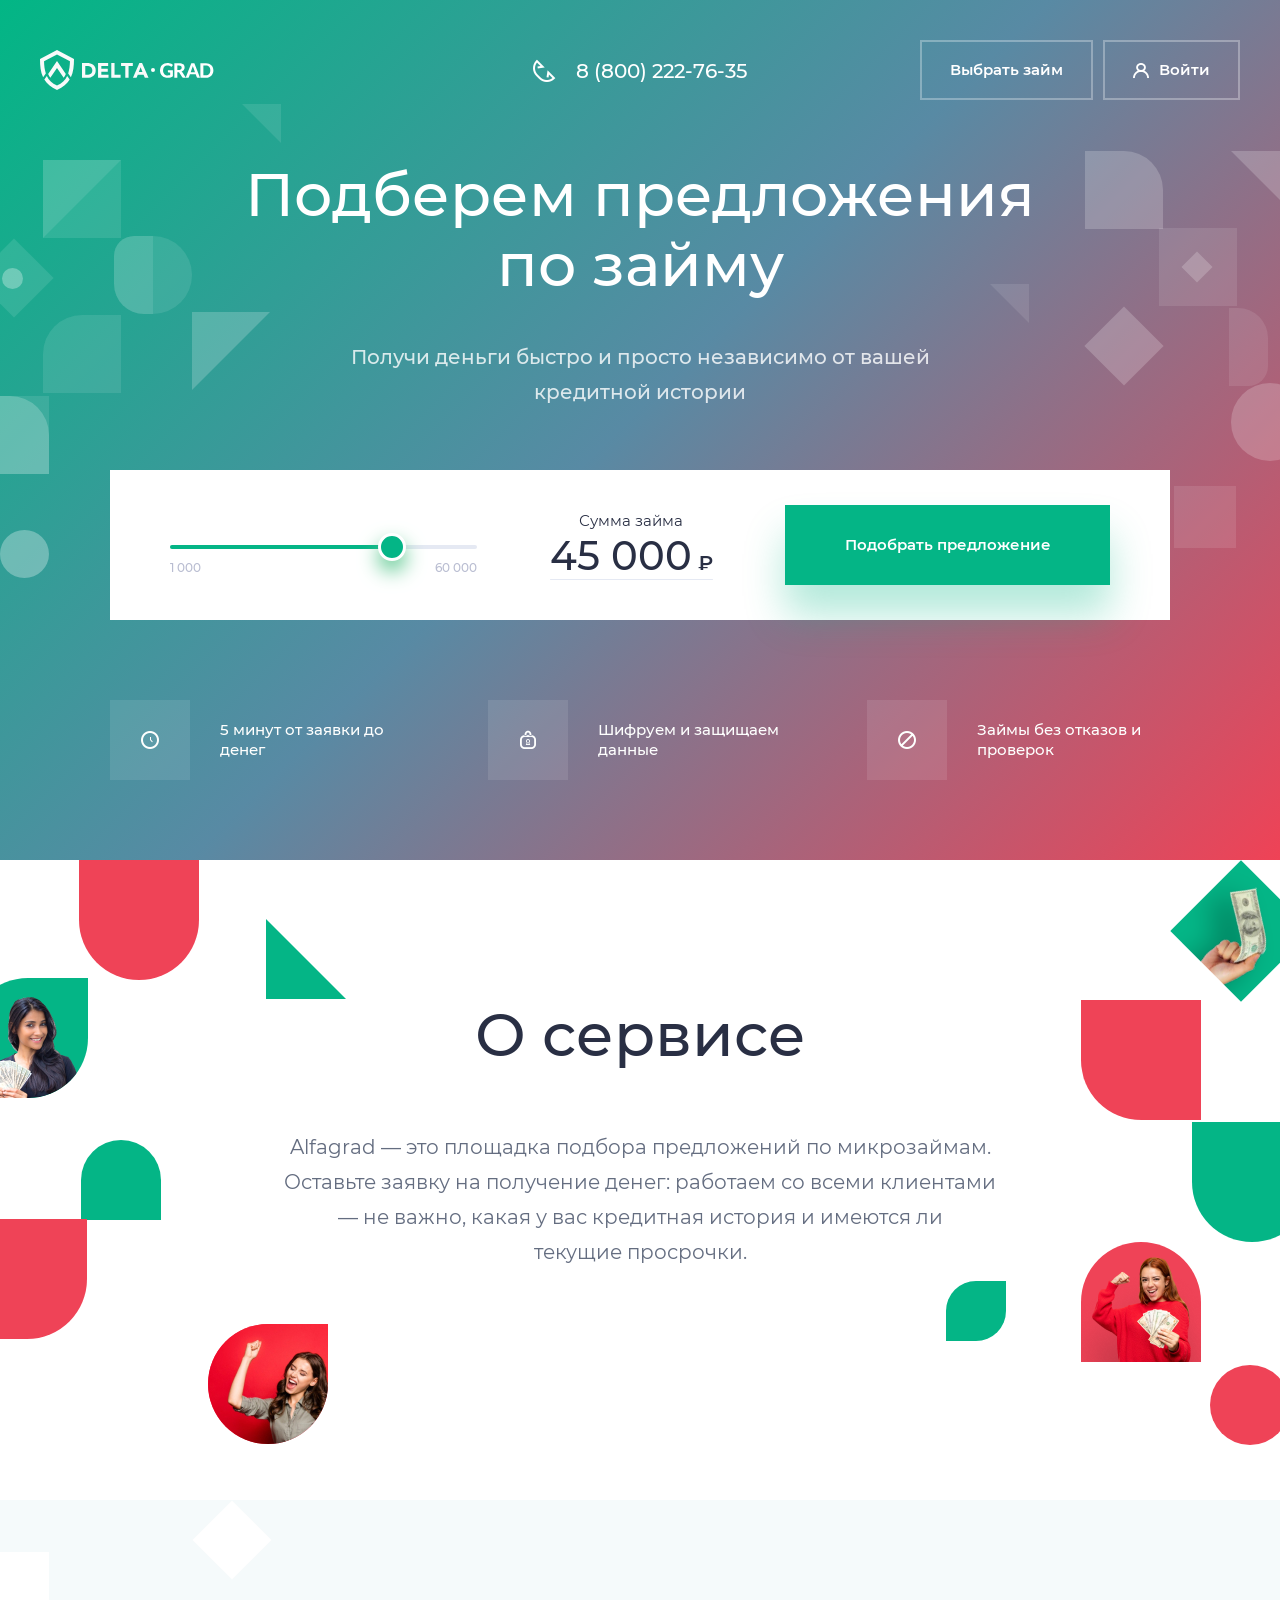
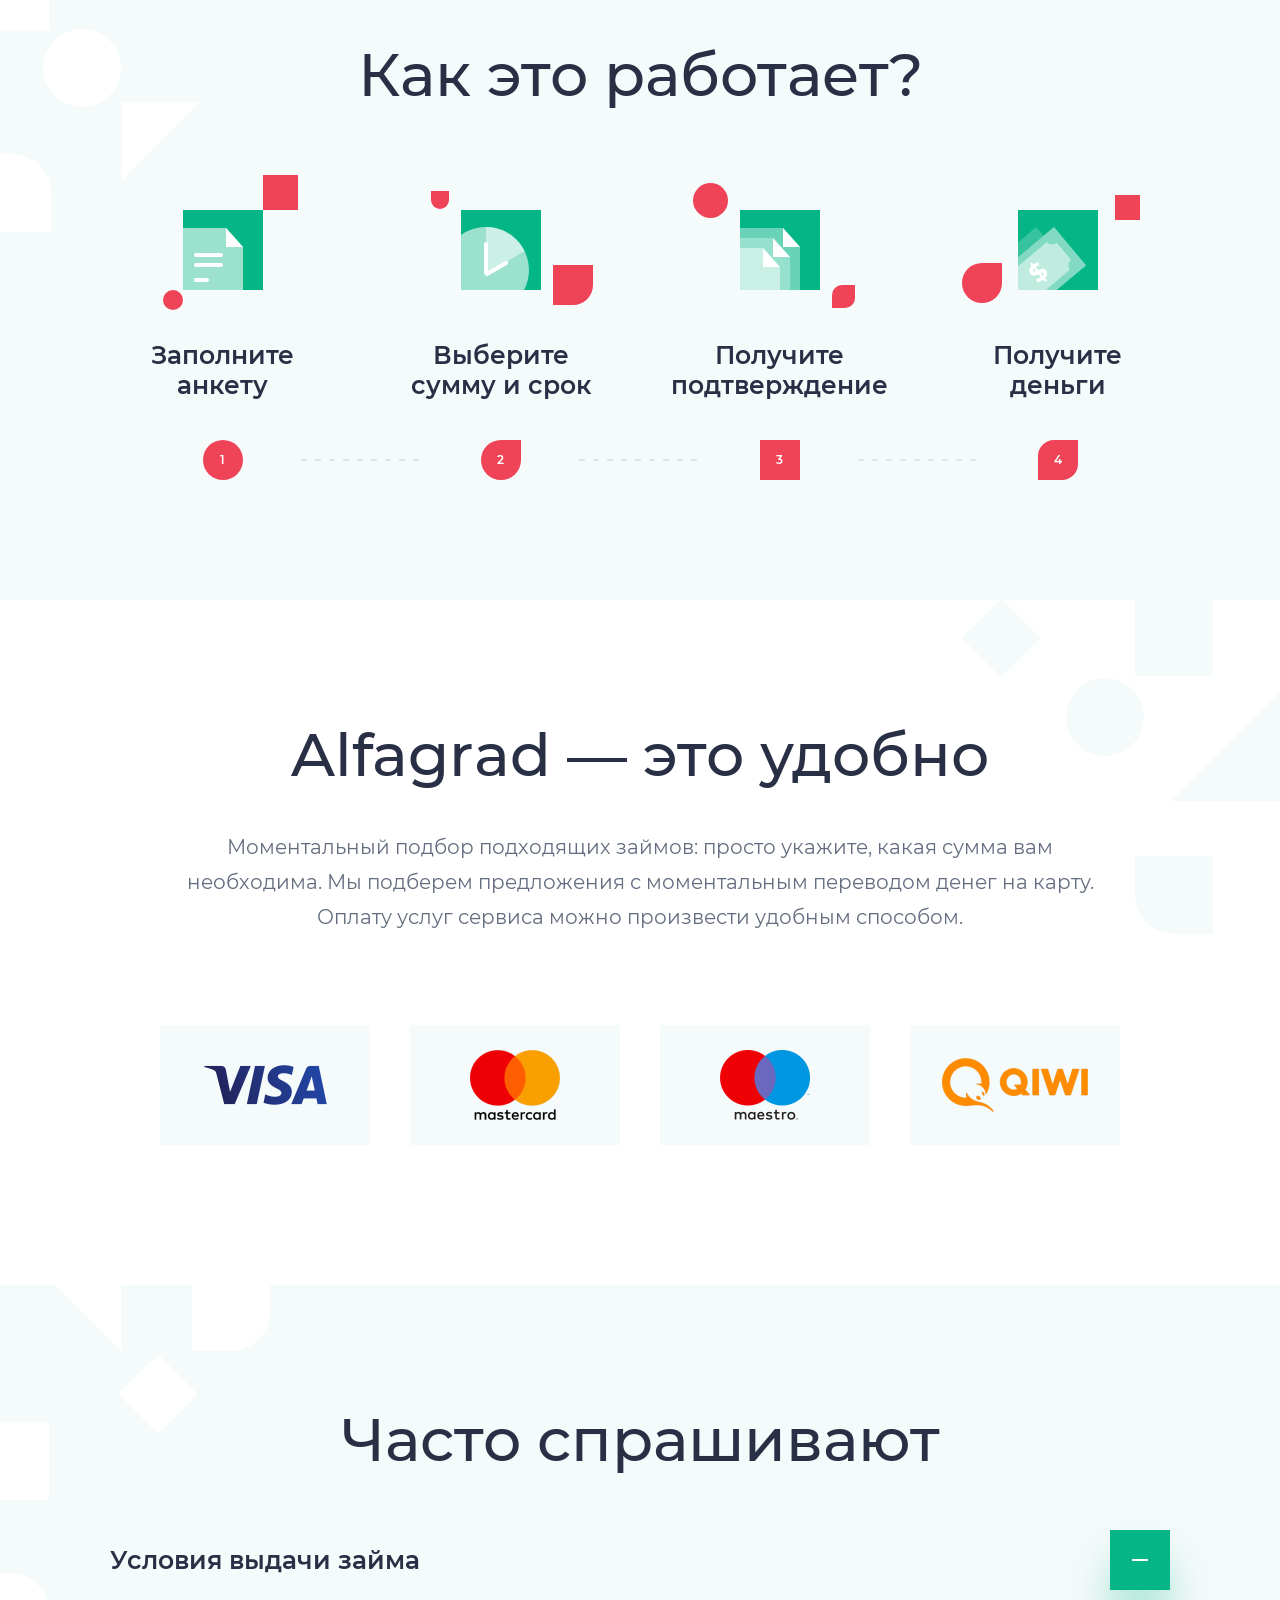
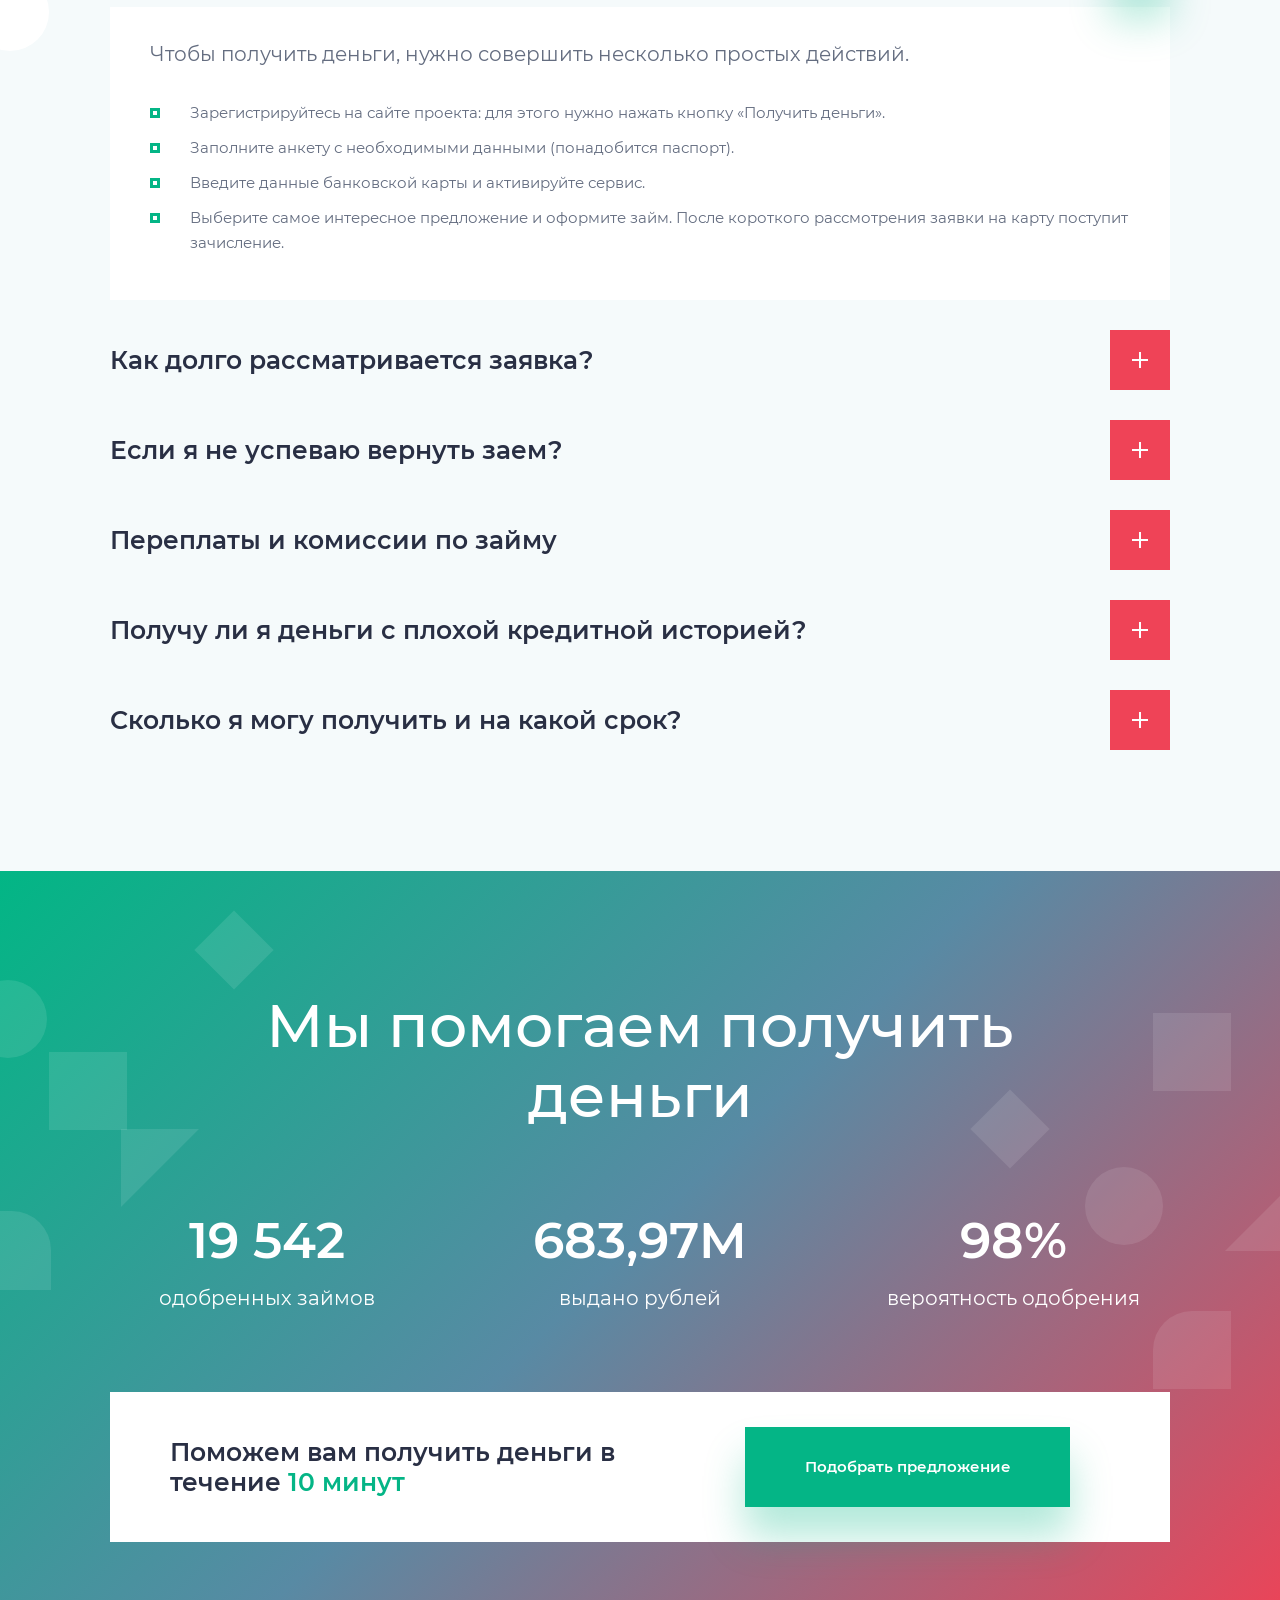
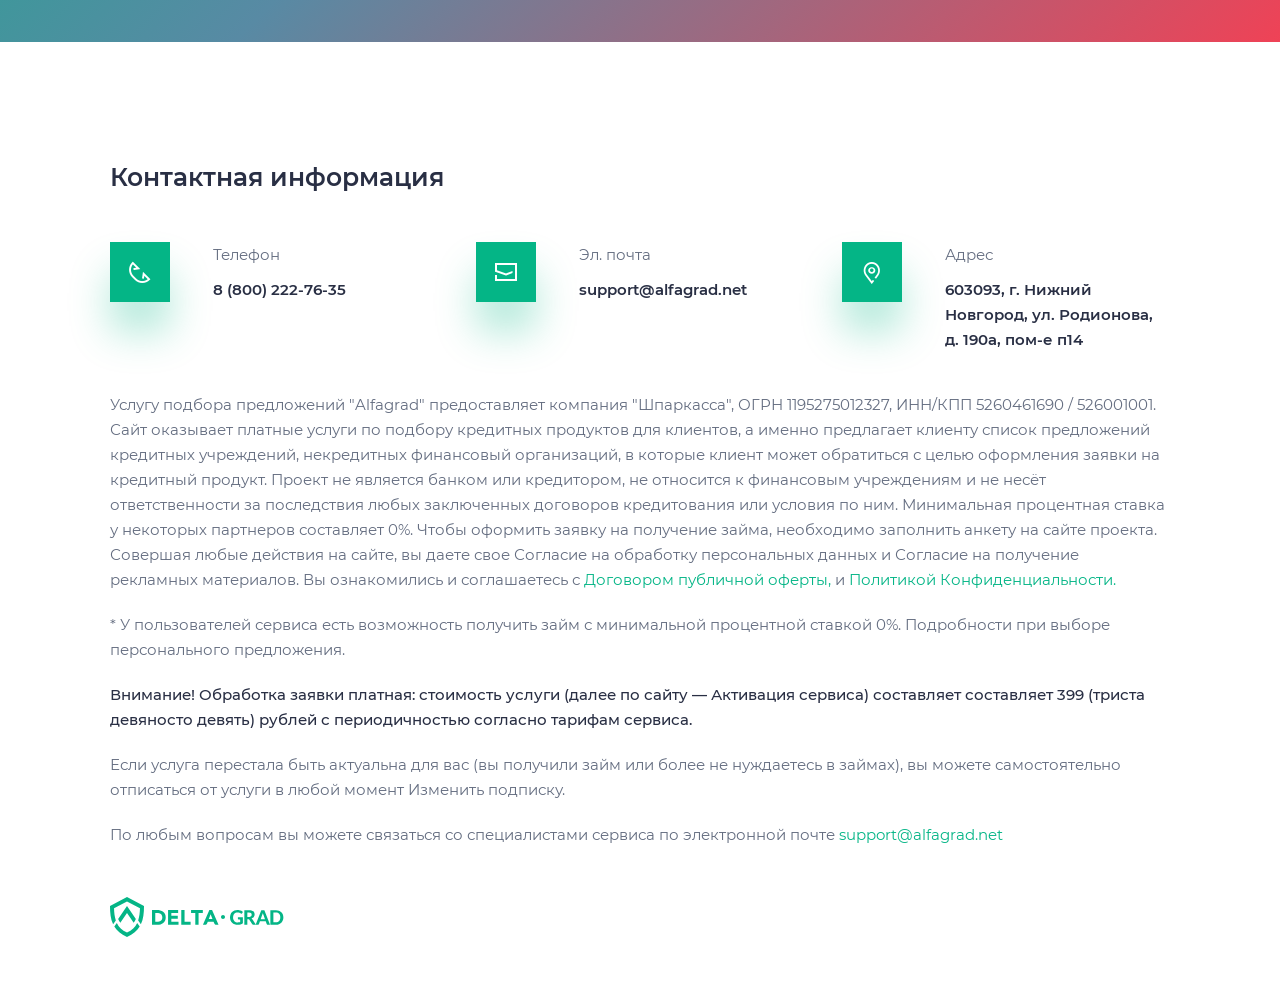
<file: index.html>
<!doctype html>
<html lang="ru">
  <head>
    <meta charset="utf-8" />
    <title>Delta Grad</title>
    <meta name="description" content="Site slogan" />
    <meta name="keywords" content="Site keys" />
    <meta http-equiv="X-UA-Compatible" content="IE=edge" />
    <meta
      name="viewport"
      content="width=device-width, initial-scale=1, maximum-scale=1" />
    <meta name="theme-color" content="#fff" />
    <meta name="msapplication-navbutton-color" content="#fff" />
    <meta name="apple-mobile-web-app-status-bar-style" content="#fff" />
    <meta name="theme-color" content="#fff" />
    <meta property="og:title" content="Site keys" />
    <meta property="og:description" content="Site slogan" />
    <meta property="og:type" content="website" />
    <meta property="og:url" content="***permalink***" />
    <meta property="og:image" content="***img***" />
    <meta property="og:image:type" content="image/jpeg" />
    <!-- android favicon -->
    <link rel="manifest" href="manifest.json" crossorigin="use-credentials" />
    <link
      rel="icon"
      type="image/png"
      sizes="16x16"
      href="img/favicon/favicon-16x16.png" />
    <link
      rel="icon"
      type="image/png"
      sizes="32x32"
      href="img/favicon/favicon-32x32.png" />
    <link
      rel="icon"
      type="image/png"
      sizes="96x96"
      href="img/favicon/favicon-96x96.png" />
    <!-- windows favicon -->
    <meta name="msapplication-config" content="browserconfig.xml" />
    <!-- apple favicon -->
    <link
      rel="apple-touch-icon"
      sizes="57x57"
      href="img/favicon/apple-icon-57x57.png" />
    <link
      rel="apple-touch-icon"
      sizes="60x60"
      href="img/favicon/apple-icon-60x60.png" />
    <link
      rel="apple-touch-icon"
      sizes="72x72"
      href="img/favicon/apple-icon-72x72.png" />
    <link
      rel="apple-touch-icon"
      sizes="76x76"
      href="img/favicon/apple-icon-76x76.png" />
    <link
      rel="apple-touch-icon"
      sizes="114x114"
      href="img/favicon/apple-icon-114x114.png" />
    <link
      rel="apple-touch-icon"
      sizes="120x120"
      href="img/favicon/apple-icon-120x120.png" />
    <link
      rel="apple-touch-icon"
      sizes="144x144"
      href="img/favicon/apple-icon-144x144.png" />
    <link
      rel="apple-touch-icon"
      sizes="152x152"
      href="img/favicon/apple-icon-152x152.png" />
    <link
      rel="apple-touch-icon"
      sizes="180x180"
      href="img/favicon/apple-icon-180x180.png" />
    <!-- safari format detection -->
    <meta name="format-detection" content="telephone=no" />
    <meta name="format-detection" content="address=no" />
    <meta name="format-detection" content="email=no" />
    <meta name="format-detection" content="date=no" />
    <!-- css -->
    <link rel="stylesheet" href="css/libs.min.css" />
    <link rel="stylesheet" href="css/style.min.css" />
  </head>

  <body class="body loaded">
    <div class="icon-load">
      <div class="spinner-eff spinner-eff-5">
        <div class="ellipse"></div>
      </div>
    </div>

    <div class="main-wrapper">
      <header class="header header_main">
        <div class="wrapper">
          <div class="header-wrap">
            <a href="#" class="logo">
              <img src="img/main/logo-white.svg" alt="logo" />
              <img src="img/main/logo-green.svg" alt="logo" />
            </a>
            <a href="tel:88002227635" class="phone phone_desk">
              <span class="icon-phone"></span>
              <span>8 (800) 222-76-35</span>
            </a>
            <nav class="menu">
              <a href="tel:88002227635" class="phone phone_mob">
                <span class="icon-phone"></span>
                <span>8 (800) 222-76-35</span>
              </a>
              <div class="menu-btns">
                <a href="#" class="btn btn_transp"><span>Выбрать займ</span></a>
                <a
                  href="javascript:;"
                  data-fancybox
                  data-src="#win_1"
                  data-auto-focus="false"
                  class="btn btn_transp"
                  ><span class="icon-user"></span> <span>Войти</span></a
                >
              </div>
            </nav>
            <a href="#" class="hamburger js-menu">
              <span></span>
              <span></span>
              <span></span>
            </a>
          </div>
        </div>
      </header>
      <main class="main">
        <section class="section section_head wow">
          <div class="wrapper">
            <div class="illustration">
              <div class="ill ill_1"></div>
              <div class="ill ill_2"></div>
              <div class="ill ill_3"></div>
              <div class="ill ill_4"></div>
              <div class="ill ill_5"></div>
              <div class="ill ill_6"></div>
              <div class="ill ill_7"></div>
              <div class="ill ill_8"></div>
              <div class="ill ill_9"></div>
              <div class="ill ill_10"></div>
              <div class="ill ill_11"></div>
              <div class="ill ill_12"></div>
              <div class="ill ill_13"></div>
              <div class="ill ill_14"></div>
              <div class="ill ill_15"></div>
              <div class="ill ill_16"></div>
              <div class="ill ill_17"></div>
              <div class="ill ill_18"></div>
              <div class="ill ill_19"></div>
              <div class="ill ill_20"></div>
              <div class="ill ill_21"></div>
            </div>
            <div class="inner">
              <div class="inner-text">
                <h1>Подберем предложения по&nbsp;займу</h1>
                <p>
                  Получи деньги быстро и просто независимо от вашей кредитной
                  истории
                </p>
              </div>
              <div class="range-wrap">
                <div class="range">
                  <input
                    type="text"
                    class="js-range-slider"
                    name="my_range"
                    value="" />
                </div>
                <div class="range-monney">
                  <div class="range-monney__text">
                    <label for="monney">Сумма займа</label>
                  </div>
                  <div class="range-monney__value">
                    <input id="monney" type="text" value="" /><small>₽</small>
                  </div>
                </div>
                <div class="range-btn">
                  <a href="#" class="btn btn_green">Подобрать предложение</a>
                </div>
              </div>
              <ul class="head-list">
                <li>
                  <div class="head-icon"><span class="icon-clock"></span></div>
                  <div class="head-info">
                    5 минут от заявки до <br />
                    денег
                  </div>
                </li>
                <li>
                  <div class="head-icon"><span class="icon-lock"></span></div>
                  <div class="head-info">
                    Шифруем и защищаем <br />
                    данные
                  </div>
                </li>
                <li>
                  <div class="head-icon"><span class="icon-fail"></span></div>
                  <div class="head-info">
                    Займы без отказов и <br />
                    проверок
                  </div>
                </li>
              </ul>
              <div class="head-btns">
                <a href="#" class="btn btn_transp"
                  ><span>Выбрать заемщика</span></a
                >
              </div>
            </div>
          </div>
        </section>
        <section class="section section_services wow">
          <div class="wrapper">
            <div class="illustration">
              <div class="ill ill_1"></div>
              <div class="ill ill_2"></div>
              <div class="ill ill_3">
                <img src="img/main/decor-1.png" alt="decor" />
              </div>
              <div class="ill ill_4"></div>
              <div class="ill ill_5"></div>
              <div class="ill ill_6">
                <img src="img/main/decor-2.jpg" alt="decor" />
              </div>
              <div class="ill ill_7"></div>
              <div class="ill ill_8"></div>
              <div class="ill ill_9"></div>
              <div class="ill ill_10"></div>
              <div class="ill ill_11">
                <img src="img/main/decor-4.png" alt="decor" />
              </div>
              <div class="ill ill_12"></div>
            </div>
            <div class="inner">
              <h2>О сервисе</h2>
              <p>
                Alfagrad — это площадка подбора предложений по микрозаймам.
                Оставьте заявку на получение денег: работаем со всеми клиентами
                — не важно, какая у вас кредитная история и имеются ли текущие
                просрочки.
              </p>
            </div>
          </div>
        </section>
        <section class="section section_how wow">
          <div class="wrapper">
            <div class="illustration">
              <div class="ill ill_1"></div>
              <div class="ill ill_2"></div>
              <div class="ill ill_3"></div>
              <div class="ill ill_4"></div>
              <div class="ill ill_5"></div>
            </div>
            <div class="inner">
              <h2>Как это работает?</h2>
              <ul class="how-list">
                <li>
                  <div class="how-pic">
                    <img src="img/main/how-1.svg" alt="icon" />
                  </div>
                  <h4>
                    Заполните <br />
                    анкету
                  </h4>
                  <div class="how-count"></div>
                </li>
                <li>
                  <div class="how-pic">
                    <img src="img/main/how-2.svg" alt="icon" />
                  </div>
                  <h4>
                    Выберите <br />
                    сумму и срок
                  </h4>
                  <div class="how-count"></div>
                </li>
                <li>
                  <div class="how-pic">
                    <img src="img/main/how-3.svg" alt="icon" />
                  </div>
                  <h4>
                    Получите <br />
                    подтверждение
                  </h4>
                  <div class="how-count"></div>
                </li>
                <li>
                  <div class="how-pic">
                    <img src="img/main/how-4.svg" alt="icon" />
                  </div>
                  <h4>
                    Получите <br />
                    деньги
                  </h4>
                  <div class="how-count"></div>
                </li>
              </ul>
            </div>
          </div>
        </section>
        <section class="section section_comfort wow">
          <div class="wrapper">
            <div class="illustration">
              <div class="ill ill_1"></div>
              <div class="ill ill_2"></div>
              <div class="ill ill_3"></div>
              <div class="ill ill_4"></div>
              <div class="ill ill_5"></div>
            </div>
            <div class="inner">
              <h2>Alfagrad — это удобно</h2>
              <p>
                Моментальный подбор подходящих займов: просто укажите, какая
                сумма вам необходима. Мы подберем предложения с моментальным
                переводом денег на карту. Оплату услуг сервиса можно произвести
                удобным способом.
              </p>
              <div class="slider-wrap">
                <ul class="slider-comfort">
                  <li class="slide slide_1">
                    <img src="img/main/comfort-1.png" alt="img" />
                  </li>
                  <li class="slide slide_2">
                    <img src="img/main/comfort-2.png" alt="img" />
                  </li>
                  <li class="slide slide_3">
                    <img src="img/main/comfort-3.png" alt="img" />
                  </li>
                  <li class="slide slide_4">
                    <img src="img/main/comfort-4.png" alt="img" />
                  </li>
                </ul>
              </div>
            </div>
          </div>
        </section>
        <section class="section section_faq wow">
          <div class="wrapper">
            <div class="illustration">
              <div class="ill ill_1"></div>
              <div class="ill ill_2"></div>
              <div class="ill ill_3"></div>
              <div class="ill ill_4"></div>
              <div class="ill ill_5"></div>
            </div>
            <div class="inner">
              <h2>Часто спрашивают</h2>
              <div class="accordeon">
                <div class="accordeon-cont active">
                  <a href="#" class="accordeon-link">
                    <span>Условия выдачи займа</span>
                    <span class="open"></span>
                  </a>
                  <div class="accordeon-hide active">
                    <div class="faq-title">
                      Чтобы получить деньги, нужно совершить несколько простых
                      действий.
                    </div>
                    <ul class="faq-list">
                      <li>
                        Зарегистрируйтесь на сайте проекта: для этого нужно
                        нажать кнопку «Получить деньги».
                      </li>
                      <li>
                        Заполните анкету с необходимыми данными (понадобится
                        паспорт).
                      </li>
                      <li>
                        Введите данные банковской карты и активируйте сервис.
                      </li>
                      <li>
                        Выберите самое интересное предложение и оформите займ.
                        После короткого рассмотрения заявки на карту поступит
                        зачисление.
                      </li>
                    </ul>
                  </div>
                </div>
                <div class="accordeon-cont">
                  <a href="#" class="accordeon-link">
                    <span>Как долго рассматривается заявка?</span>
                    <span class="open"></span>
                  </a>
                  <div class="accordeon-hide">
                    <div class="faq-title">
                      Чтобы получить деньги, нужно совершить несколько простых
                      действий.
                    </div>
                    <ul class="faq-list">
                      <li>
                        Зарегистрируйтесь на сайте проекта: для этого нужно
                        нажать кнопку «Получить деньги».
                      </li>
                      <li>
                        Заполните анкету с необходимыми данными (понадобится
                        паспорт).
                      </li>
                      <li>
                        Введите данные банковской карты и активируйте сервис.
                      </li>
                      <li>
                        Выберите самое интересное предложение и оформите займ.
                        После короткого рассмотрения заявки на карту поступит
                        зачисление.
                      </li>
                    </ul>
                  </div>
                </div>
                <div class="accordeon-cont">
                  <a href="#" class="accordeon-link">
                    <span>Если я не успеваю вернуть заем?</span>
                    <span class="open"></span>
                  </a>
                  <div class="accordeon-hide">
                    <div class="faq-title">
                      Чтобы получить деньги, нужно совершить несколько простых
                      действий.
                    </div>
                    <ul class="faq-list">
                      <li>
                        Зарегистрируйтесь на сайте проекта: для этого нужно
                        нажать кнопку «Получить деньги».
                      </li>
                      <li>
                        Заполните анкету с необходимыми данными (понадобится
                        паспорт).
                      </li>
                      <li>
                        Введите данные банковской карты и активируйте сервис.
                      </li>
                      <li>
                        Выберите самое интересное предложение и оформите займ.
                        После короткого рассмотрения заявки на карту поступит
                        зачисление.
                      </li>
                    </ul>
                  </div>
                </div>
                <div class="accordeon-cont">
                  <a href="#" class="accordeon-link">
                    <span>Переплаты и комиссии по займу</span>
                    <span class="open"></span>
                  </a>
                  <div class="accordeon-hide">
                    <div class="faq-title">
                      Чтобы получить деньги, нужно совершить несколько простых
                      действий.
                    </div>
                    <ul class="faq-list">
                      <li>
                        Зарегистрируйтесь на сайте проекта: для этого нужно
                        нажать кнопку «Получить деньги».
                      </li>
                      <li>
                        Заполните анкету с необходимыми данными (понадобится
                        паспорт).
                      </li>
                      <li>
                        Введите данные банковской карты и активируйте сервис.
                      </li>
                      <li>
                        Выберите самое интересное предложение и оформите займ.
                        После короткого рассмотрения заявки на карту поступит
                        зачисление.
                      </li>
                    </ul>
                  </div>
                </div>
                <div class="accordeon-cont">
                  <a href="#" class="accordeon-link">
                    <span>
                      Получу ли я деньги с плохой кредитной историей?</span
                    >
                    <span class="open"></span>
                  </a>
                  <div class="accordeon-hide">
                    <div class="faq-title">
                      Чтобы получить деньги, нужно совершить несколько простых
                      действий.
                    </div>
                    <ul class="faq-list">
                      <li>
                        Зарегистрируйтесь на сайте проекта: для этого нужно
                        нажать кнопку «Получить деньги».
                      </li>
                      <li>
                        Заполните анкету с необходимыми данными (понадобится
                        паспорт).
                      </li>
                      <li>
                        Введите данные банковской карты и активируйте сервис.
                      </li>
                      <li>
                        Выберите самое интересное предложение и оформите займ.
                        После короткого рассмотрения заявки на карту поступит
                        зачисление.
                      </li>
                    </ul>
                  </div>
                </div>
                <div class="accordeon-cont">
                  <a href="#" class="accordeon-link">
                    <span>Сколько я могу получить и на какой срок?</span>
                    <span class="open"></span>
                  </a>
                  <div class="accordeon-hide">
                    <div class="faq-title">
                      Чтобы получить деньги, нужно совершить несколько простых
                      действий.
                    </div>
                    <ul class="faq-list">
                      <li>
                        Зарегистрируйтесь на сайте проекта: для этого нужно
                        нажать кнопку «Получить деньги».
                      </li>
                      <li>
                        Заполните анкету с необходимыми данными (понадобится
                        паспорт).
                      </li>
                      <li>
                        Введите данные банковской карты и активируйте сервис.
                      </li>
                      <li>
                        Выберите самое интересное предложение и оформите займ.
                        После короткого рассмотрения заявки на карту поступит
                        зачисление.
                      </li>
                    </ul>
                  </div>
                </div>
              </div>
            </div>
          </div>
        </section>
        <section class="section section_help wow">
          <div class="wrapper">
            <div class="illustration">
              <div class="ill ill_1"></div>
              <div class="ill ill_2"></div>
              <div class="ill ill_3"></div>
              <div class="ill ill_4"></div>
              <div class="ill ill_5"></div>
              <div class="ill ill_6"></div>
              <div class="ill ill_7"></div>
              <div class="ill ill_8"></div>
              <div class="ill ill_9"></div>
              <div class="ill ill_10"></div>
            </div>
            <div class="inner">
              <div class="inner-text">
                <h2>Мы помогаем получить деньги</h2>
              </div>
              <ul class="help-list">
                <li>
                  <div class="help-count">19 542</div>
                  <div class="help-desc">
                    одобренных <br class="mob" />
                    займов
                  </div>
                </li>
                <li>
                  <div class="help-count">683,97M</div>
                  <div class="help-desc">
                    выдано <br class="mob" />
                    рублей
                  </div>
                </li>
                <li>
                  <div class="help-count">98%</div>
                  <div class="help-desc">
                    вероятность <br class="mob" />
                    одобрения
                  </div>
                </li>
              </ul>
              <div class="help-banner">
                <div class="help-banner__text">
                  Поможем вам получить деньги в течение <span>10 минут</span>
                </div>
                <a href="#" class="btn btn_green">Подобрать предложение</a>
              </div>
            </div>
          </div>
        </section>
      </main>
      <footer class="footer">
        <div class="wrapper">
          <div class="footer-wrap">
            <h4>Контактная информация</h4>
            <ul class="foot-list">
              <li>
                <div class="foot-icon" style="font-size: 22px">
                  <span class="icon-phone"></span>
                </div>
                <div class="foot-desc">
                  <div class="foot-span">Телефон</div>
                  <div class="foot-link">
                    <a href="tel:88002227635">8 (800) 222-76-35</a>
                  </div>
                </div>
              </li>
              <li>
                <div class="foot-icon" style="font-size: 18px">
                  <span class="icon-mail"></span>
                </div>
                <div class="foot-desc">
                  <div class="foot-span">Эл. почта</div>
                  <div class="foot-link">
                    <a href="mailto:support@alfagrad.net"
                      >support@alfagrad.net</a
                    >
                  </div>
                </div>
              </li>
              <li>
                <div class="foot-icon" style="font-size: 23px">
                  <span class="icon-address"></span>
                </div>
                <div class="foot-desc">
                  <div class="foot-span">Адрес</div>
                  <div class="foot-link">
                    <a
                      href="https://goo.gl/maps/fNMpNNdG18QqXin56"
                      target="_blank"
                      >603093, г. Нижний Новгород, ул. Родионова, д. 190а, пом-е
                      п14</a
                    >
                  </div>
                </div>
              </li>
            </ul>
            <div class="text-block">
              <p>
                Услугу подбора предложений "Alfagrad" предоставляет компания
                "Шпаркасса", ОГРН 1195275012327, ИНН/КПП 5260461690 / 526001001.
                Сайт оказывает платные услуги по подбору кредитных продуктов для
                клиентов, а именно предлагает клиенту список предложений
                кредитных учреждений, некредитных финансовый организаций, в
                которые клиент может обратиться с целью оформления заявки на
                кредитный продукт. Проект не является банком или кредитором, не
                относится к финансовым учреждениям и не несёт ответственности за
                последствия любых заключенных договоров кредитования или условия
                по ним. Минимальная процентная ставка у некоторых партнеров
                составляет 0%. Чтобы оформить заявку на получение займа,
                необходимо заполнить анкету на сайте проекта. Совершая любые
                действия на сайте, вы даете свое Согласие на обработку
                персональных данных и Согласие на получение рекламных
                материалов. Вы ознакомились и соглашаетесь с
                <a href="#" target="_blank">Договором публичной оферты,</a> и
                <a href="#" target="_blank">Политикой Конфиденциальности.</a>
              </p>
              <p>
                * У пользователей сервиса есть возможность получить займ с
                минимальной процентной ставкой 0%. Подробности при выборе
                персонального предложения.
              </p>
              <p class="mod">
                Внимание! Обработка заявки платная: стоимость услуги (далее по
                сайту — Активация сервиса) составляет составляет 399 (триста
                девяносто девять) рублей с периодичностью согласно тарифам
                сервиса.
              </p>
              <p>
                Если услуга перестала быть актуальна для вас (вы получили займ
                или более не нуждаетесь в займах), вы можете самостоятельно
                отписаться от услуги в любой момент Изменить подписку.
              </p>
              <p>
                По любым вопросам вы можете связаться со специалистами сервиса
                по электронной почте
                <a href="mailto:support@alfagrad.net">support@alfagrad.net</a>
              </p>
            </div>
            <div class="logo">
              <a href="#"><img src="img/main/logo-green.svg" alt="logo" /></a>
            </div>
          </div>
        </div>
      </footer>
    </div>

    <div class="popup">
      <div class="window-open window-open_reg" id="win_1">
        <div class="window-open-cont">
          <div class="inner">
            <h3>Войти в кабинет</h3>
            <p>
              Ваши данные конфендинциальны для нас, обработка данных это
              автоматический процесс.
            </p>
          </div>
          <div class="box-form box-form_1">
            <div class="box-form-wrap">
              <div class="box-field-wrap box-field-wrap_1">
                <div class="box-field">
                  <label for="phone" class="box-field__label"
                    >Номер телефона *</label
                  >
                  <div class="box-field__input valid">
                    <input
                      type="text"
                      id="phone"
                      class="form-control"
                      placeholder="+7"
                      data-mask="+7 000 000 00 00" />
                  </div>
                </div>
              </div>
              <div class="box-field-wrap box-field-wrap_1">
                <div class="box-field">
                  <label for="email" class="box-field__label">Email *</label>
                  <div class="box-field__input error">
                    <span class="error-text">Invalid data</span>
                    <input type="text" id="email" class="form-control" />
                  </div>
                </div>
              </div>
              <div class="box-field-wrap box-field-wrap_1">
                <div class="box-field">
                  <div class="chek-wrap">
                    <input type="checkbox" class="checkbox" id="checkbox" />
                    <label for="checkbox"
                      >Даю свое согласие на обработку персональных данных и на
                      получение рекламных материалов, соглашаюсь с условиями
                      публичной оферты и тарифами сервиса. Осознаю, что оплата
                      услуг не гарантирует получение займа.</label
                    >
                  </div>
                </div>
              </div>
            </div>
            <div class="btn-wrap">
              <a href="#" class="btn btn_green disabled">Продолжить</a>
            </div>
          </div>
        </div>
      </div>
    </div>
    <script src="js/libs.min.js"></script>
    <script src="js/common.min.js"></script>
  </body>
</html>
</file>
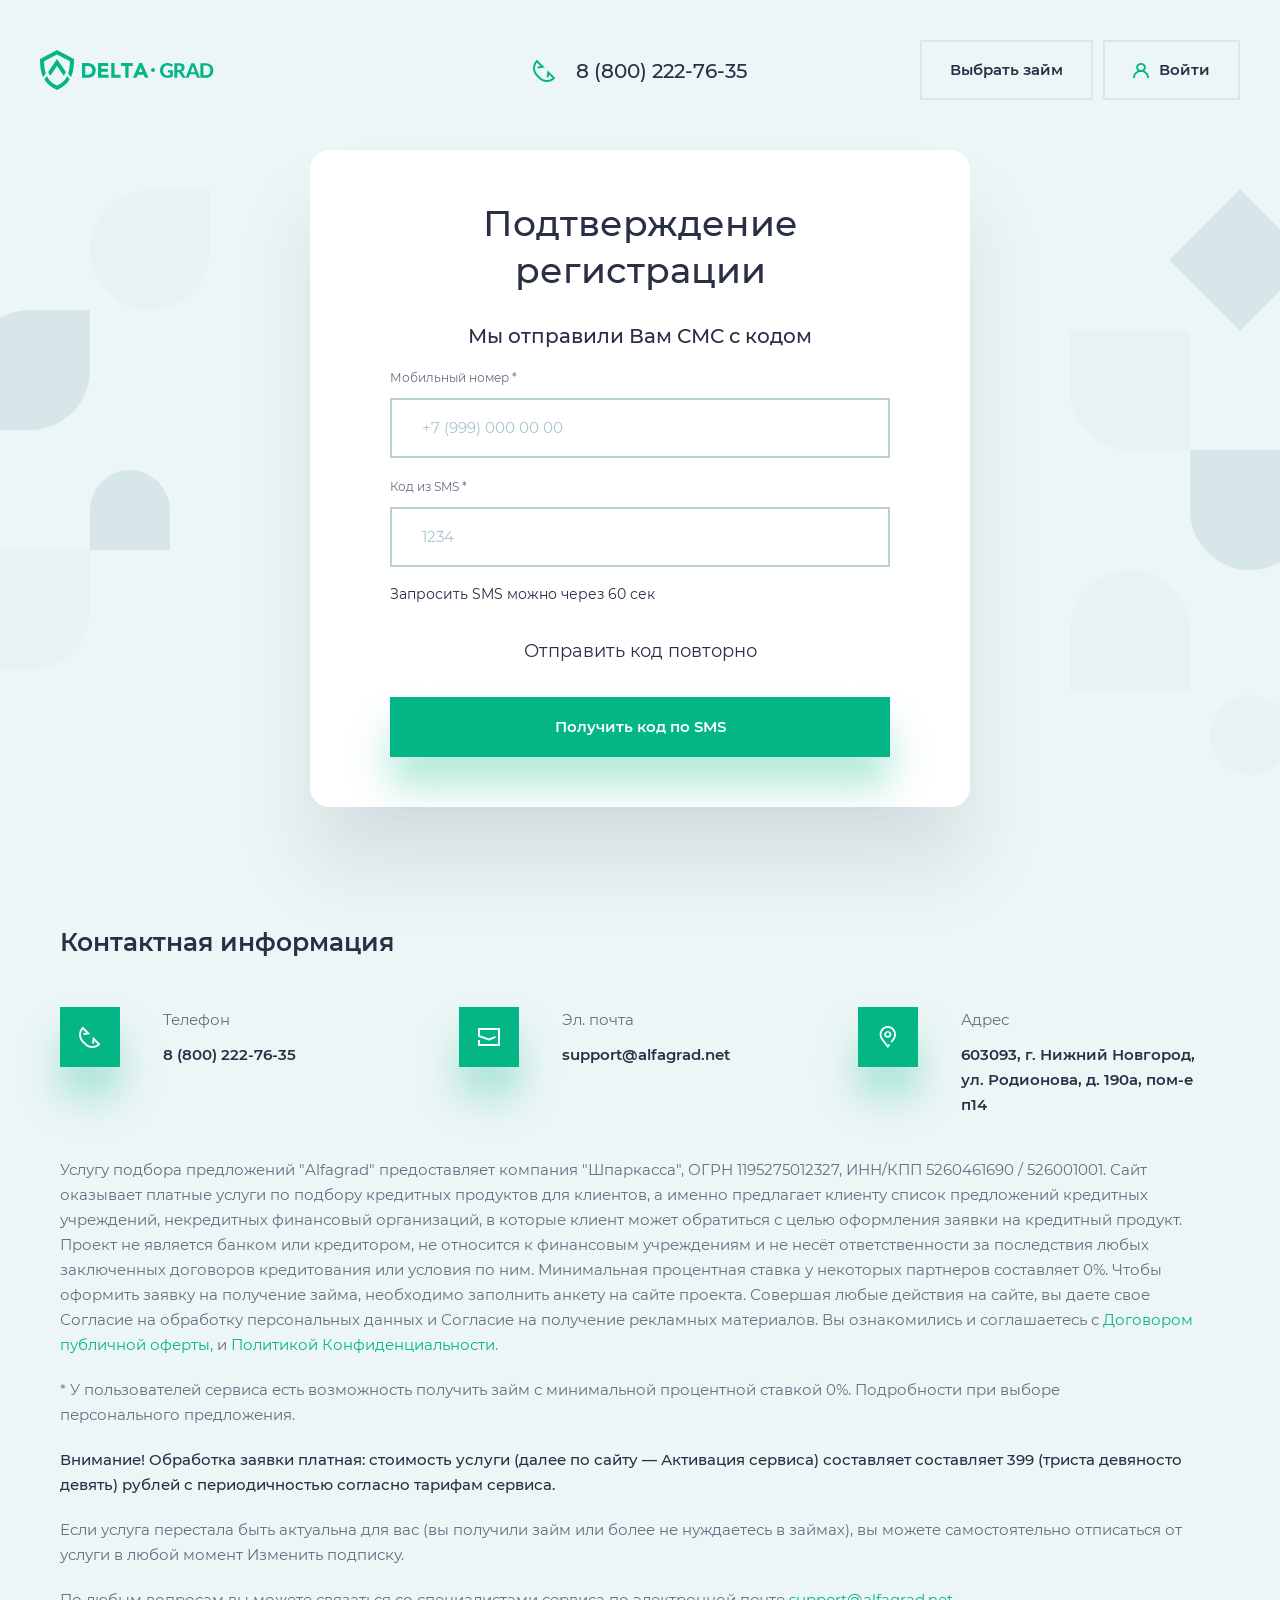
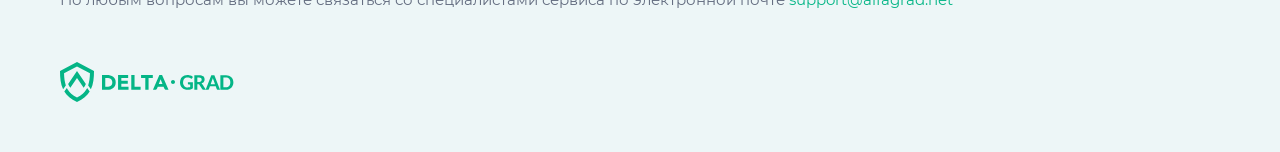
<file: conf-reg.html>
<!doctype html>
<html lang="ru">
  <head>
    <meta charset="UTF-8">
    <meta name="viewport" content="width=device-width, initial-scale=1.0">
    <title>Подтверждение регистрации</title>
    <meta property="description" content="description">
    <link rel="icon" href="/assets/images/favicon.svg">
    <link rel="stylesheet" href="/css/libs.min.css">
    <link rel="stylesheet" href="/css/style.min.css">
    <script src="/js/libs.min.js" defer="true"></script>
    <script src="/js/common.min.js" defer="true"></script>
    <script src="/assets/main.js" type="module"></script>
    <link rel="stylesheet" href="/assets/bundle.css">
  </head>
  <body>
    <div class="_body loaded gray">
      <div class="icon-load">
        <div class="spinner-eff spinner-eff-5">
          <div class="ellipse"></div>
        </div>
      </div>
      <div class="main-wrapper">
        <header class="header header_main header_pc">
          <div class="wrapper">
            <div class="header-wrap">
              <a href="#index" class="logo">
                <img src="/img/main/logo-green.svg" alt="logo">
                <img src="/img/main/logo-green.svg" alt="logo">
              </a>
              <a href="tel:88002227635" class="phone phone_desk">
                <span class="icon-phone"></span>
                <span>8 (800) 222-76-35</span>
              </a>
              <nav class="menu">
                <a href="tel:88002227635" class="phone phone_mob">
                  <span class="icon-phone"></span>
                  <span>8 (800) 222-76-35</span>
                </a>
                <div class="menu-btns">
                  <a href="#index" class="btn btn_transp">
                    <span>Выбрать займ</span>
                  </a>
                  <a href="#index" class="btn btn_transp">
                    <span class="icon-user"></span>
                    <span>Войти</span>
                  </a>
                </div>
              </nav>
              <button class="hamburger js-menu" type="button">
                <span></span>
                <span></span>
                <span></span>
              </button>
            </div>
          </div>
        </header>
        <main class="main">
          <div class="section section_pc wow">
            <div class="wrapper">
              <div class="illustration">
                <div class="ill ill_1"></div>
                <div class="ill ill_2"></div>
                <div class="ill ill_3"></div>
                <div class="ill ill_4"></div>
                <div class="ill ill_5"></div>
                <div class="ill ill_6"></div>
                <div class="ill ill_7"></div>
                <div class="ill ill_8"></div>
                <div class="ill ill_9"></div>
              </div>
              <section class="auth">
                <div class="auth__container">
                  <h2 class="auth__title">Подтверждение регистрации</h2>
                  <form class="auth__form">
                    <span class="auth__label">Мы отправили Вам СМС с кодом</span>
                    <div class="box-field">
                      <label for="tel" class="box-field__label">Мобильный номер *</label>
                      <div class="box-field__input">
                        <span class="error-text">Invalid data</span>
                        <input type="text" id="tel" class="form-control" placeholder="+7 (999) 000 00 00" data-mask="+7 (000) 000 00 00" autoComplete="off">
                      </div>
                    </div>
                    <div class="box-field">
                      <label for="code" class="box-field__label">Код из SMS *</label>
                      <div class="box-field__input">
                        <span class="error-text">Invalid data</span>
                        <input type="text" id="code" class="form-control" placeholder="1234" data-mask="0000" autoComplete="off">
                      </div>
                    </div>
                    <span class="auth__notification">Запросить SMS можно через 60 сек</span>
                    <div class="auth__actions">
                      <a class="auth__retry-code" href="/">Отправить код повторно</a>
                      <button class="auth__button btn btn_green" type="submit">Получить код по SMS</button>
                    </div>
                  </form>
                </div>
              </section>
            </div>
          </div>
        </main>
        <footer class="footer footer_serv">
          <div class="wrapper">
            <div class="footer-wrap">
              <h4>Контактная информация</h4>
              <ul class="foot-list">
                <li>
                  <div class="foot-icon" style="font-size:22px">
                    <span class="icon-phone"></span>
                  </div>
                  <div class="foot-desc">
                    <div class="foot-span">Телефон</div>
                    <div class="foot-link">
                      <a href="tel:88002227635">8 (800) 222-76-35</a>
                    </div>
                  </div>
                </li>
                <li>
                  <div class="foot-icon" style="font-size:18px">
                    <span class="icon-mail"></span>
                  </div>
                  <div class="foot-desc">
                    <div class="foot-span">Эл. почта</div>
                    <div class="foot-link">
                      <a href="mailto:support@alfagrad.net">support@alfagrad.net</a>
                    </div>
                  </div>
                </li>
                <li>
                  <div class="foot-icon" style="font-size:23px">
                    <span class="icon-address"></span>
                  </div>
                  <div class="foot-desc">
                    <div class="foot-span">Адрес</div>
                    <div class="foot-link">
                      <a href="https://goo.gl/maps/fNMpNNdG18QqXin56" target="_blank" rel="noreferrer">603093, г. Нижний Новгород, ул. Родионова, д. 190а, пом-е п14</a>
                    </div>
                  </div>
                </li>
              </ul>
              <div class="text-block">
                <p>Услугу подбора предложений &quot;Alfagrad&quot; предоставляет компания &quot;Шпаркасса&quot;, ОГРН 1195275012327, ИНН/КПП 5260461690 / 526001001. Сайт оказывает платные услуги по подбору кредитных продуктов для клиентов, а именно предлагает клиенту список предложений кредитных учреждений, некредитных финансовый организаций, в которые клиент может обратиться с целью оформления заявки на кредитный продукт. Проект не является банком или кредитором, не относится к финансовым учреждениям и не несёт ответственности за последствия любых заключенных договоров кредитования или условия по ним. Минимальная процентная ставка у некоторых партнеров составляет 0%. Чтобы оформить заявку на получение займа, необходимо заполнить анкету на сайте проекта. Совершая любые действия на сайте, вы даете свое Согласие на обработку персональных данных и Согласие на получение рекламных материалов. Вы ознакомились и соглашаетесь с<!-- -->
                  <a href="#index" target="_blank">Договором публичной оферты,</a> <!-- -->и<!-- -->
                  <a href="#index" target="_blank">Политикой Конфиденциальности.</a>
                </p>
                <p>* У пользователей сервиса есть возможность получить займ с минимальной процентной ставкой 0%. Подробности при выборе персонального предложения.</p>
                <p class="mod">Внимание! Обработка заявки платная: стоимость услуги (далее по сайту — Активация сервиса) составляет составляет 399 (триста девяносто девять) рублей с периодичностью согласно тарифам сервиса.</p>
                <p>Если услуга перестала быть актуальна для вас (вы получили займ или более не нуждаетесь в займах), вы можете самостоятельно отписаться от услуги в любой момент Изменить подписку.</p>
                <p>По любым вопросам вы можете связаться со специалистами сервиса по электронной почте<!-- -->
                  <a href="mailto:support@alfagrad.net">support@alfagrad.net</a>
                </p>
              </div>
              <div class="logo">
                <a href="#index">
                  <img src="/img/main/logo-green.svg" alt="logo">
                </a>
              </div>
            </div>
          </div>
        </footer>
      </div>
    </div>
  </body>
</html>
</file>
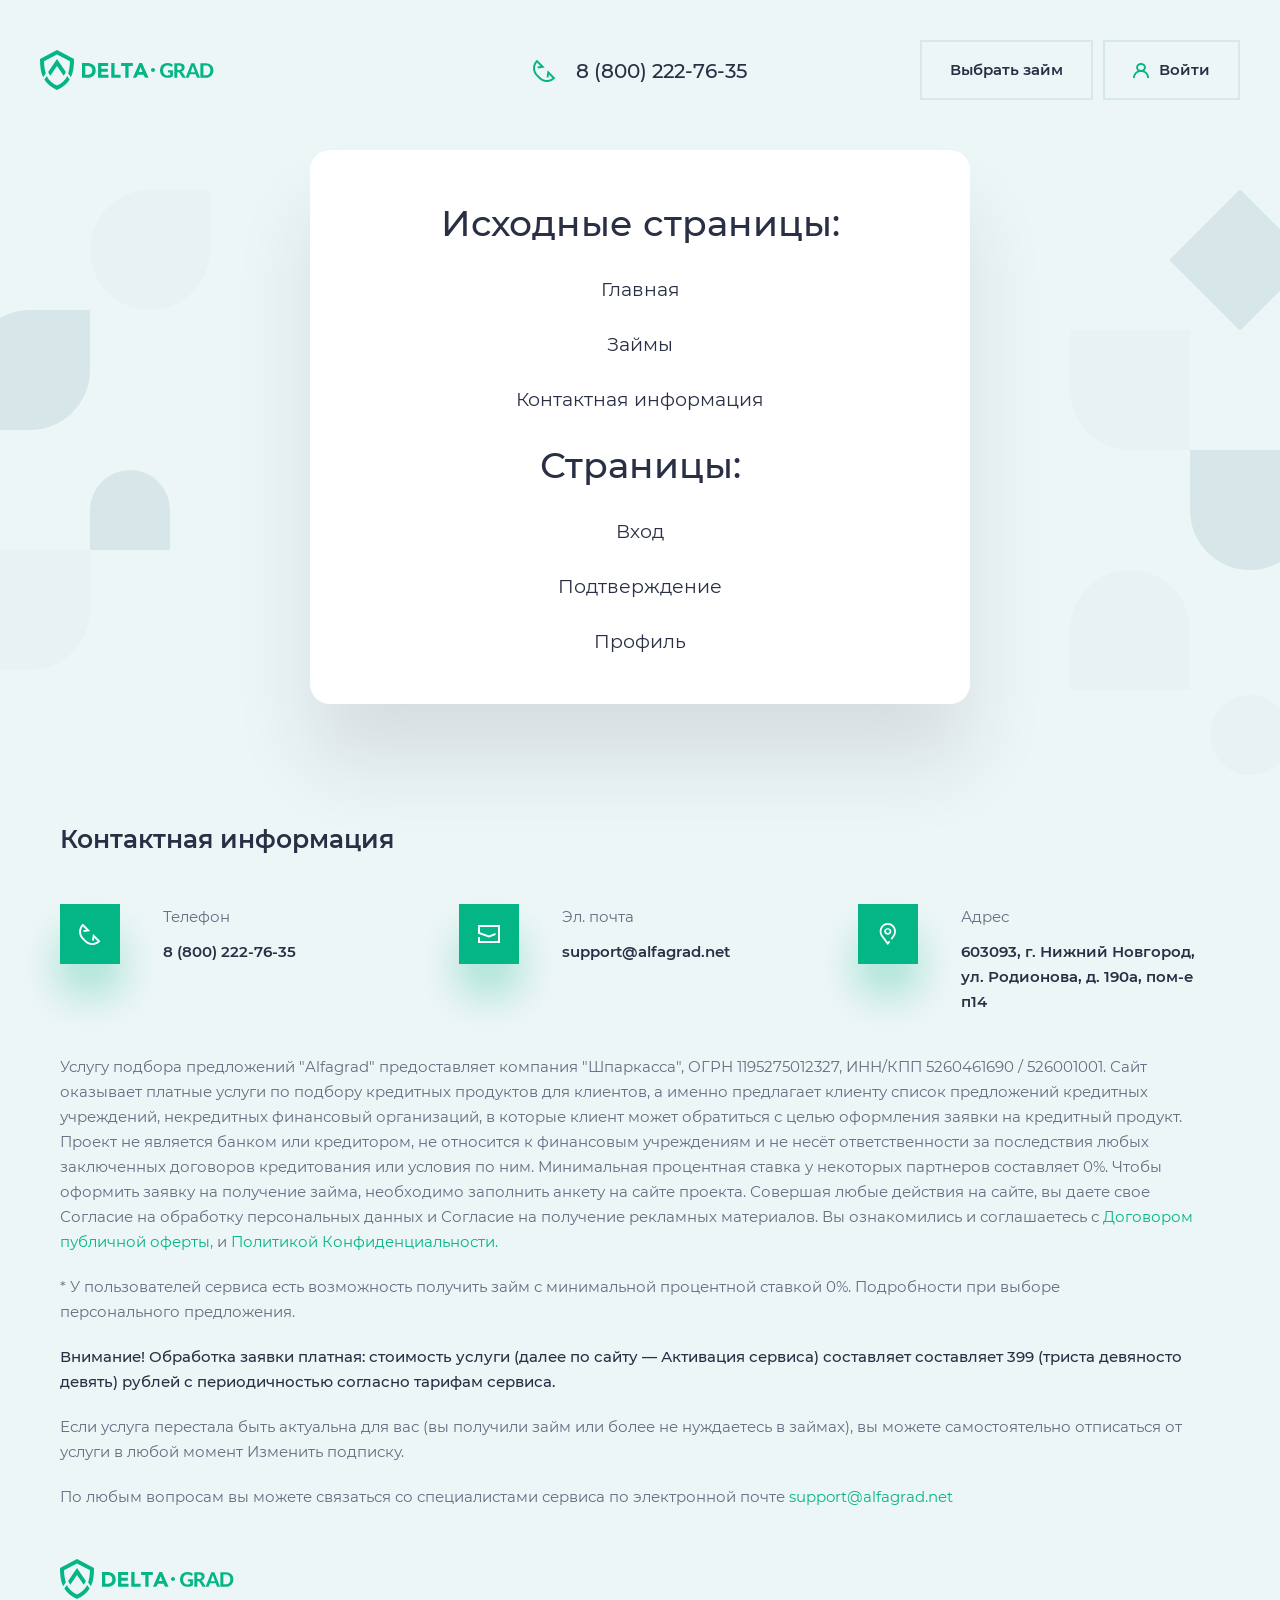
<file: index-dev.html>
<!doctype html>
<html lang="ru">
  <head>
    <meta charset="UTF-8">
    <meta name="viewport" content="width=device-width, initial-scale=1.0">
    <title>Содержание</title>
    <meta property="description" content="description">
    <link rel="icon" href="/assets/images/favicon.svg">
    <link rel="stylesheet" href="/css/libs.min.css">
    <link rel="stylesheet" href="/css/style.min.css">
    <script src="/js/libs.min.js" defer="true"></script>
    <script src="/js/common.min.js" defer="true"></script>
    <script src="/assets/main.js" type="module"></script>
    <link rel="stylesheet" href="/assets/bundle.css">
  </head>
  <body>
    <div class="_body loaded gray">
      <div class="icon-load">
        <div class="spinner-eff spinner-eff-5">
          <div class="ellipse"></div>
        </div>
      </div>
      <div class="main-wrapper">
        <header class="header header_main header_pc">
          <div class="wrapper">
            <div class="header-wrap">
              <a href="#index" class="logo">
                <img src="/img/main/logo-green.svg" alt="logo">
                <img src="/img/main/logo-green.svg" alt="logo">
              </a>
              <a href="tel:88002227635" class="phone phone_desk">
                <span class="icon-phone"></span>
                <span>8 (800) 222-76-35</span>
              </a>
              <nav class="menu">
                <a href="tel:88002227635" class="phone phone_mob">
                  <span class="icon-phone"></span>
                  <span>8 (800) 222-76-35</span>
                </a>
                <div class="menu-btns">
                  <a href="#index" class="btn btn_transp">
                    <span>Выбрать займ</span>
                  </a>
                  <a href="#index" class="btn btn_transp">
                    <span class="icon-user"></span>
                    <span>Войти</span>
                  </a>
                </div>
              </nav>
              <button class="hamburger js-menu" type="button">
                <span></span>
                <span></span>
                <span></span>
              </button>
            </div>
          </div>
        </header>
        <main class="main">
          <div class="section section_pc wow">
            <div class="wrapper">
              <div class="illustration">
                <div class="ill ill_1"></div>
                <div class="ill ill_2"></div>
                <div class="ill ill_3"></div>
                <div class="ill ill_4"></div>
                <div class="ill ill_5"></div>
                <div class="ill ill_6"></div>
                <div class="ill ill_7"></div>
                <div class="ill ill_8"></div>
                <div class="ill ill_9"></div>
              </div>
              <section class="auth">
                <div class="auth__container">
                  <h2 class="auth__title">Исходные страницы:</h2>
                  <a href="/index.html" target="_blank" rel="noreferrer" style="display:block;font-size:1.2rem;text-align:center">Главная</a>
                  <a href="/services.html" target="_blank" rel="noreferrer" style="display:block;font-size:1.2rem;text-align:center">Займы</a>
                  <a href="/process.html" target="_blank" rel="noreferrer" style="display:block;font-size:1.2rem;text-align:center">Контактная информация</a>
                  <h2 class="auth__title">Страницы:</h2>
                  <a href="/login" target="_blank" rel="noreferrer" style="display:block;font-size:1.2rem;text-align:center">Вход</a>
                  <a href="/conf-reg" target="_blank" rel="noreferrer" style="display:block;font-size:1.2rem;text-align:center">Подтверждение</a>
                  <a href="/profile" target="_blank" rel="noreferrer" style="display:block;font-size:1.2rem;text-align:center">Профиль</a>
                </div>
              </section>
            </div>
          </div>
        </main>
        <footer class="footer footer_serv">
          <div class="wrapper">
            <div class="footer-wrap">
              <h4>Контактная информация</h4>
              <ul class="foot-list">
                <li>
                  <div class="foot-icon" style="font-size:22px">
                    <span class="icon-phone"></span>
                  </div>
                  <div class="foot-desc">
                    <div class="foot-span">Телефон</div>
                    <div class="foot-link">
                      <a href="tel:88002227635">8 (800) 222-76-35</a>
                    </div>
                  </div>
                </li>
                <li>
                  <div class="foot-icon" style="font-size:18px">
                    <span class="icon-mail"></span>
                  </div>
                  <div class="foot-desc">
                    <div class="foot-span">Эл. почта</div>
                    <div class="foot-link">
                      <a href="mailto:support@alfagrad.net">support@alfagrad.net</a>
                    </div>
                  </div>
                </li>
                <li>
                  <div class="foot-icon" style="font-size:23px">
                    <span class="icon-address"></span>
                  </div>
                  <div class="foot-desc">
                    <div class="foot-span">Адрес</div>
                    <div class="foot-link">
                      <a href="https://goo.gl/maps/fNMpNNdG18QqXin56" target="_blank" rel="noreferrer">603093, г. Нижний Новгород, ул. Родионова, д. 190а, пом-е п14</a>
                    </div>
                  </div>
                </li>
              </ul>
              <div class="text-block">
                <p>Услугу подбора предложений &quot;Alfagrad&quot; предоставляет компания &quot;Шпаркасса&quot;, ОГРН 1195275012327, ИНН/КПП 5260461690 / 526001001. Сайт оказывает платные услуги по подбору кредитных продуктов для клиентов, а именно предлагает клиенту список предложений кредитных учреждений, некредитных финансовый организаций, в которые клиент может обратиться с целью оформления заявки на кредитный продукт. Проект не является банком или кредитором, не относится к финансовым учреждениям и не несёт ответственности за последствия любых заключенных договоров кредитования или условия по ним. Минимальная процентная ставка у некоторых партнеров составляет 0%. Чтобы оформить заявку на получение займа, необходимо заполнить анкету на сайте проекта. Совершая любые действия на сайте, вы даете свое Согласие на обработку персональных данных и Согласие на получение рекламных материалов. Вы ознакомились и соглашаетесь с<!-- -->
                  <a href="#index" target="_blank">Договором публичной оферты,</a> <!-- -->и<!-- -->
                  <a href="#index" target="_blank">Политикой Конфиденциальности.</a>
                </p>
                <p>* У пользователей сервиса есть возможность получить займ с минимальной процентной ставкой 0%. Подробности при выборе персонального предложения.</p>
                <p class="mod">Внимание! Обработка заявки платная: стоимость услуги (далее по сайту — Активация сервиса) составляет составляет 399 (триста девяносто девять) рублей с периодичностью согласно тарифам сервиса.</p>
                <p>Если услуга перестала быть актуальна для вас (вы получили займ или более не нуждаетесь в займах), вы можете самостоятельно отписаться от услуги в любой момент Изменить подписку.</p>
                <p>По любым вопросам вы можете связаться со специалистами сервиса по электронной почте<!-- -->
                  <a href="mailto:support@alfagrad.net">support@alfagrad.net</a>
                </p>
              </div>
              <div class="logo">
                <a href="#index">
                  <img src="/img/main/logo-green.svg" alt="logo">
                </a>
              </div>
            </div>
          </div>
        </footer>
      </div>
    </div>
  </body>
</html>
</file>
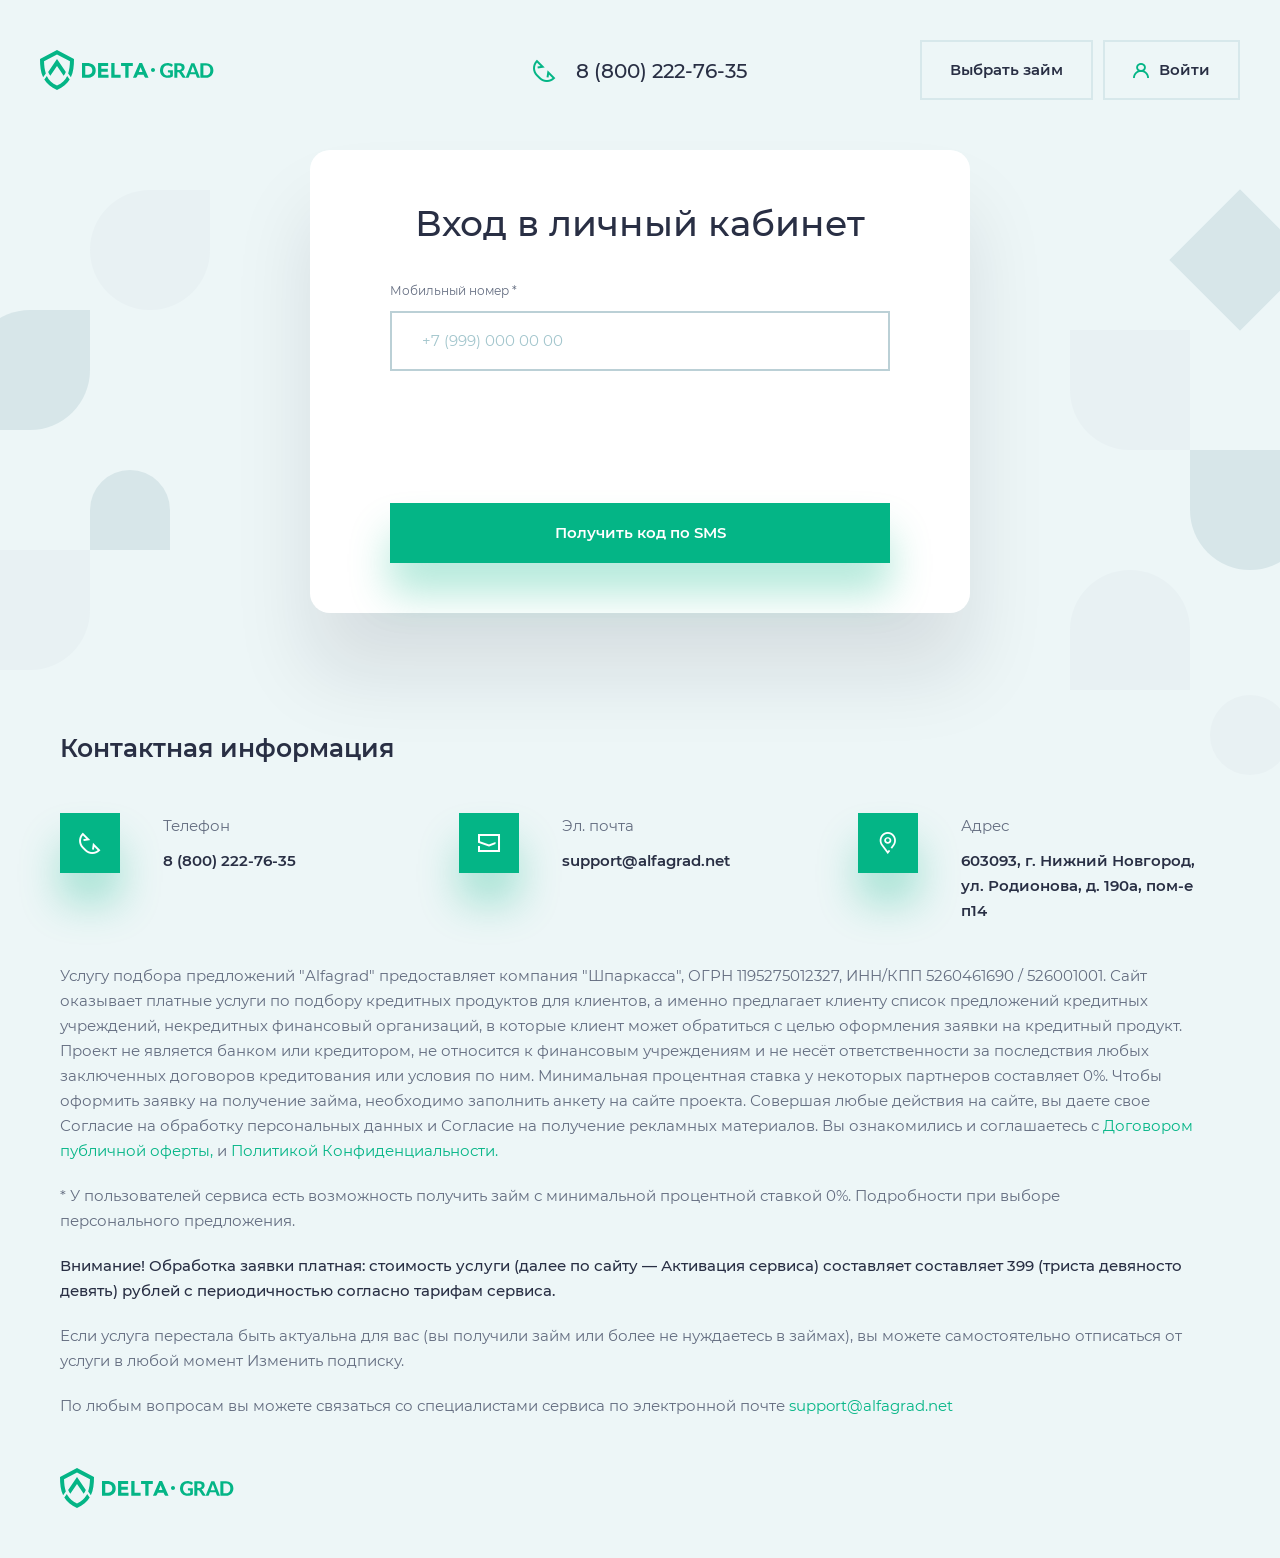
<file: login.html>
<!doctype html>
<html lang="ru">
  <head>
    <meta charset="UTF-8">
    <meta name="viewport" content="width=device-width, initial-scale=1.0">
    <title>Вход</title>
    <meta property="description" content="description">
    <link rel="icon" href="/assets/images/favicon.svg">
    <link rel="stylesheet" href="/css/libs.min.css">
    <link rel="stylesheet" href="/css/style.min.css">
    <script src="/js/libs.min.js" defer="true"></script>
    <script src="/js/common.min.js" defer="true"></script>
    <script src="/assets/main.js" type="module"></script>
    <link rel="stylesheet" href="/assets/bundle.css">
  </head>
  <body>
    <div class="_body loaded gray">
      <div class="icon-load">
        <div class="spinner-eff spinner-eff-5">
          <div class="ellipse"></div>
        </div>
      </div>
      <div class="main-wrapper">
        <header class="header header_main header_pc">
          <div class="wrapper">
            <div class="header-wrap">
              <a href="#index" class="logo">
                <img src="/img/main/logo-green.svg" alt="logo">
                <img src="/img/main/logo-green.svg" alt="logo">
              </a>
              <a href="tel:88002227635" class="phone phone_desk">
                <span class="icon-phone"></span>
                <span>8 (800) 222-76-35</span>
              </a>
              <nav class="menu">
                <a href="tel:88002227635" class="phone phone_mob">
                  <span class="icon-phone"></span>
                  <span>8 (800) 222-76-35</span>
                </a>
                <div class="menu-btns">
                  <a href="#index" class="btn btn_transp">
                    <span>Выбрать займ</span>
                  </a>
                  <a href="#index" class="btn btn_transp">
                    <span class="icon-user"></span>
                    <span>Войти</span>
                  </a>
                </div>
              </nav>
              <button class="hamburger js-menu" type="button">
                <span></span>
                <span></span>
                <span></span>
              </button>
            </div>
          </div>
        </header>
        <main class="main">
          <div class="section section_pc wow">
            <div class="wrapper">
              <div class="illustration">
                <div class="ill ill_1"></div>
                <div class="ill ill_2"></div>
                <div class="ill ill_3"></div>
                <div class="ill ill_4"></div>
                <div class="ill ill_5"></div>
                <div class="ill ill_6"></div>
                <div class="ill ill_7"></div>
                <div class="ill ill_8"></div>
                <div class="ill ill_9"></div>
              </div>
              <section class="auth">
                <div class="auth__container">
                  <h2 class="auth__title">Вход в личный кабинет</h2>
                  <form class="auth__form">
                    <div class="box-field">
                      <label for="tel" class="box-field__label">Мобильный номер *</label>
                      <div class="box-field__input">
                        <span class="error-text">Invalid data</span>
                        <input type="text" id="tel" class="form-control" placeholder="+7 (999) 000 00 00" data-mask="+7 (000) 000 00 00" autoComplete="off">
                      </div>
                    </div>
                    <iframe frameBorder="0" src="https://smartcaptcha.yandexcloud.net/checkbox.ru.93b0a67517cdf9d9fb0e.html?sitekey=ysc1_62eT6OvNxwNzvuPu8Mca5zQabehj5XAohvdOMFCP1359876b&amp;theme=light&amp;hl=ru&amp;host=kreditbutik.ru&amp;href=https%3A%2F%2Fkreditbutik.ru%2Fcabinet%2Flogin&amp;test=false&amp;webview=false&amp;hideChallengeContainer=false" aria-hidden="true" allow="encrypted-media *; accelerometer" data-testid="checkbox-iframe" title="SmartCaptcha checkbox" style="display:block;width:100%;height:102px;z-index:0;transform:translate3d(0,0,0)"></iframe>
                    <button class="btn btn_green">Получить код по SMS</button>
                  </form>
                </div>
              </section>
            </div>
          </div>
        </main>
        <footer class="footer footer_serv">
          <div class="wrapper">
            <div class="footer-wrap">
              <h4>Контактная информация</h4>
              <ul class="foot-list">
                <li>
                  <div class="foot-icon" style="font-size:22px">
                    <span class="icon-phone"></span>
                  </div>
                  <div class="foot-desc">
                    <div class="foot-span">Телефон</div>
                    <div class="foot-link">
                      <a href="tel:88002227635">8 (800) 222-76-35</a>
                    </div>
                  </div>
                </li>
                <li>
                  <div class="foot-icon" style="font-size:18px">
                    <span class="icon-mail"></span>
                  </div>
                  <div class="foot-desc">
                    <div class="foot-span">Эл. почта</div>
                    <div class="foot-link">
                      <a href="mailto:support@alfagrad.net">support@alfagrad.net</a>
                    </div>
                  </div>
                </li>
                <li>
                  <div class="foot-icon" style="font-size:23px">
                    <span class="icon-address"></span>
                  </div>
                  <div class="foot-desc">
                    <div class="foot-span">Адрес</div>
                    <div class="foot-link">
                      <a href="https://goo.gl/maps/fNMpNNdG18QqXin56" target="_blank" rel="noreferrer">603093, г. Нижний Новгород, ул. Родионова, д. 190а, пом-е п14</a>
                    </div>
                  </div>
                </li>
              </ul>
              <div class="text-block">
                <p>Услугу подбора предложений &quot;Alfagrad&quot; предоставляет компания &quot;Шпаркасса&quot;, ОГРН 1195275012327, ИНН/КПП 5260461690 / 526001001. Сайт оказывает платные услуги по подбору кредитных продуктов для клиентов, а именно предлагает клиенту список предложений кредитных учреждений, некредитных финансовый организаций, в которые клиент может обратиться с целью оформления заявки на кредитный продукт. Проект не является банком или кредитором, не относится к финансовым учреждениям и не несёт ответственности за последствия любых заключенных договоров кредитования или условия по ним. Минимальная процентная ставка у некоторых партнеров составляет 0%. Чтобы оформить заявку на получение займа, необходимо заполнить анкету на сайте проекта. Совершая любые действия на сайте, вы даете свое Согласие на обработку персональных данных и Согласие на получение рекламных материалов. Вы ознакомились и соглашаетесь с<!-- -->
                  <a href="#index" target="_blank">Договором публичной оферты,</a> <!-- -->и<!-- -->
                  <a href="#index" target="_blank">Политикой Конфиденциальности.</a>
                </p>
                <p>* У пользователей сервиса есть возможность получить займ с минимальной процентной ставкой 0%. Подробности при выборе персонального предложения.</p>
                <p class="mod">Внимание! Обработка заявки платная: стоимость услуги (далее по сайту — Активация сервиса) составляет составляет 399 (триста девяносто девять) рублей с периодичностью согласно тарифам сервиса.</p>
                <p>Если услуга перестала быть актуальна для вас (вы получили займ или более не нуждаетесь в займах), вы можете самостоятельно отписаться от услуги в любой момент Изменить подписку.</p>
                <p>По любым вопросам вы можете связаться со специалистами сервиса по электронной почте<!-- -->
                  <a href="mailto:support@alfagrad.net">support@alfagrad.net</a>
                </p>
              </div>
              <div class="logo">
                <a href="#index">
                  <img src="/img/main/logo-green.svg" alt="logo">
                </a>
              </div>
            </div>
          </div>
        </footer>
      </div>
    </div>
  </body>
</html>
</file>
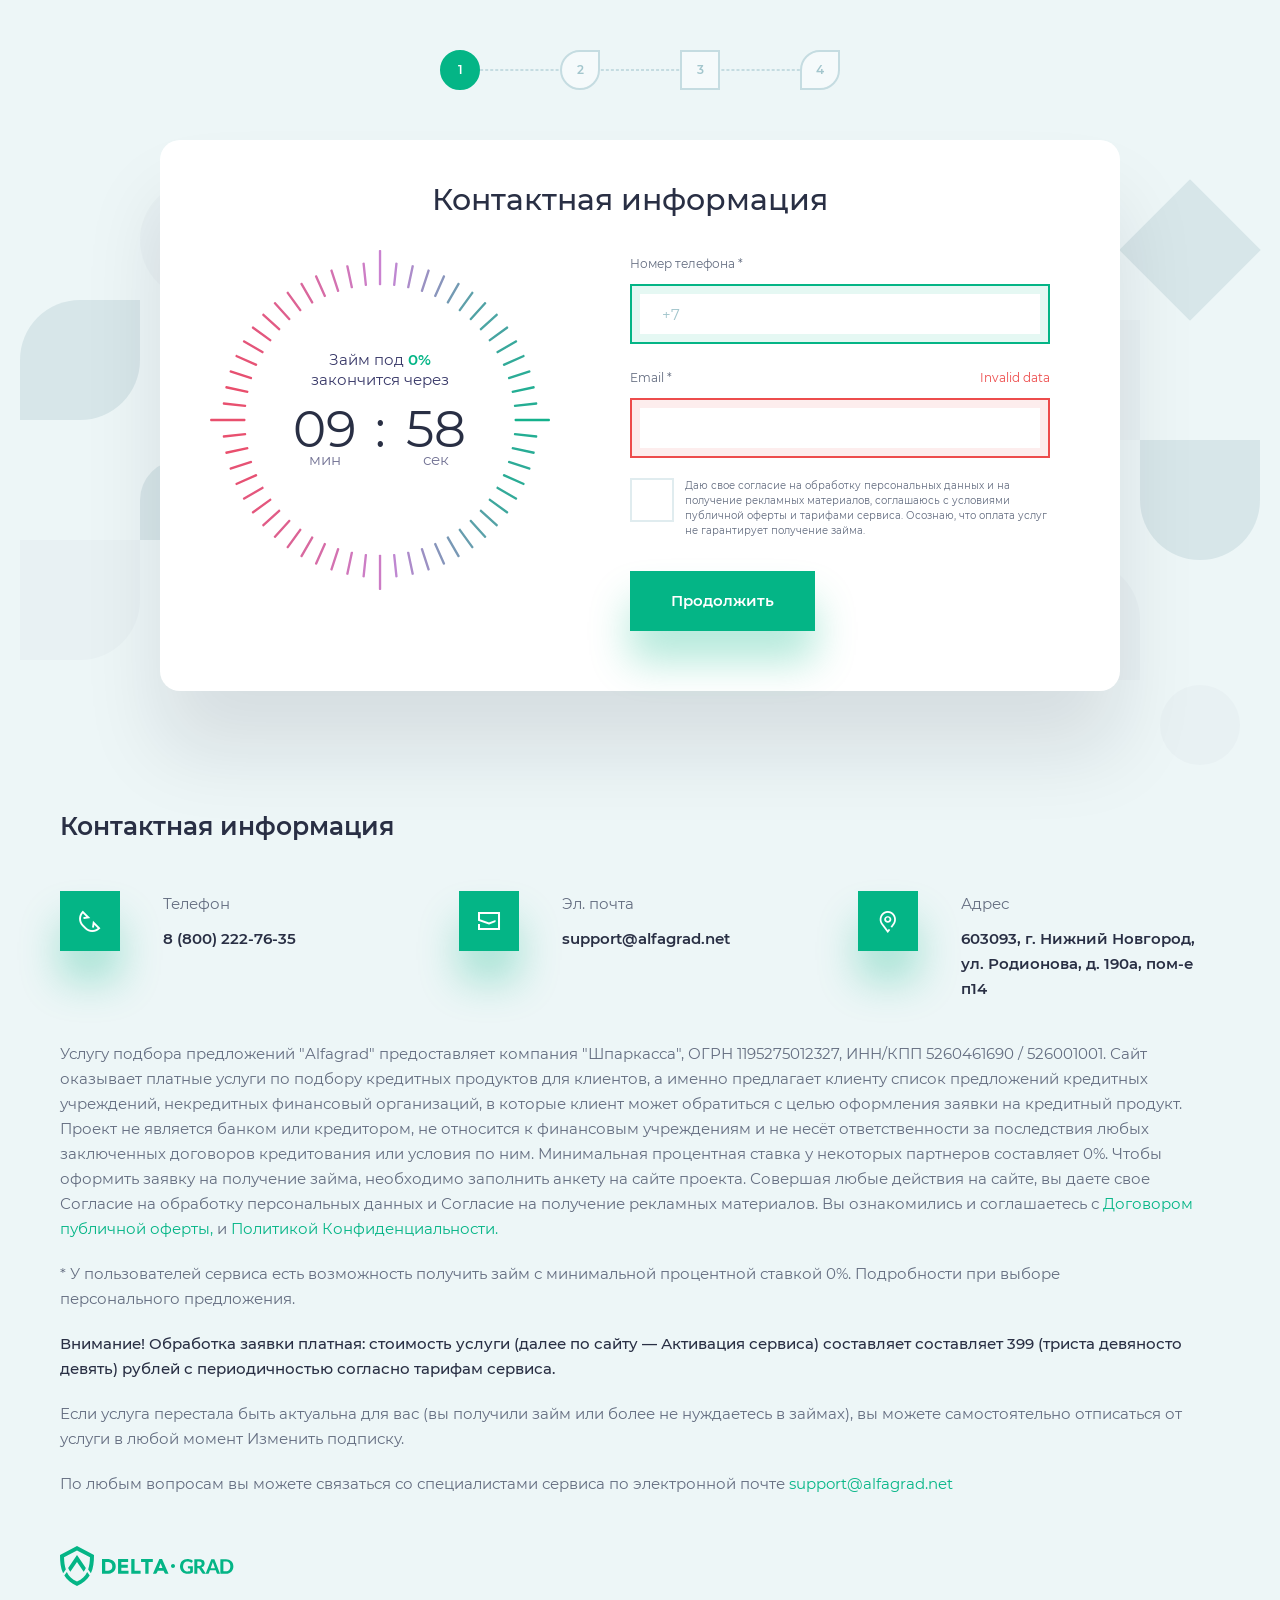
<file: process.html>
<!DOCTYPE html>
<html lang="ru">

<head>
	<meta charset="utf-8">
	<title>Delta Grad</title>
	<meta name="description" content="Site slogan">
	<meta name="keywords" content="Site keys">
	<meta http-equiv="X-UA-Compatible" content="IE=edge">
	<meta name="viewport" content="width=device-width, initial-scale=1, maximum-scale=1">
	<meta name="theme-color" content="#fff">
	<meta name="msapplication-navbutton-color" content="#fff">
	<meta name="apple-mobile-web-app-status-bar-style" content="#fff">
	<meta name="theme-color" content="#fff">
	<meta property="og:title" content="Site keys" />
	<meta property="og:description" content="Site slogan" />
	<meta property="og:type" content="website" />
	<meta property="og:url" content="***permalink***" />
	<meta property="og:image" content="***img***" />
	<meta property="og:image:type" content="image/jpeg" />
	<!-- android favicon -->
	<link rel="manifest" href="manifest.json" crossorigin="use-credentials">
	<link rel="icon" type="image/png" sizes="16x16" href="img/favicon/favicon-16x16.png">
	<link rel="icon" type="image/png" sizes="32x32" href="img/favicon/favicon-32x32.png">
	<link rel="icon" type="image/png" sizes="96x96" href="img/favicon/favicon-96x96.png">
	<!-- windows favicon -->
	<meta name="msapplication-config" content="browserconfig.xml">
	<!-- apple favicon -->
	<link rel="apple-touch-icon" sizes="57x57" href="img/favicon/apple-icon-57x57.png">
	<link rel="apple-touch-icon" sizes="60x60" href="img/favicon/apple-icon-60x60.png">
	<link rel="apple-touch-icon" sizes="72x72" href="img/favicon/apple-icon-72x72.png">
	<link rel="apple-touch-icon" sizes="76x76" href="img/favicon/apple-icon-76x76.png">
	<link rel="apple-touch-icon" sizes="114x114" href="img/favicon/apple-icon-114x114.png">
	<link rel="apple-touch-icon" sizes="120x120" href="img/favicon/apple-icon-120x120.png">
	<link rel="apple-touch-icon" sizes="144x144" href="img/favicon/apple-icon-144x144.png">
	<link rel="apple-touch-icon" sizes="152x152" href="img/favicon/apple-icon-152x152.png">
	<link rel="apple-touch-icon" sizes="180x180" href="img/favicon/apple-icon-180x180.png">
	<!-- safari format detection -->
	<meta name="format-detection" content="telephone=no" />
	<meta name="format-detection" content="address=no" />
	<meta name="format-detection" content="email=no" />
	<meta name="format-detection" content="date=no" />
	<!-- css -->
	<link rel="stylesheet" href="css/libs.min.css">
	<link rel="stylesheet" href="css/style.min.css">
</head>

<body class="body loaded gray active_1">

	<div class="icon-load">
		<div class="spinner-eff spinner-eff-5">
			<div class="ellipse"></div>
		</div>
	</div>

	<div class="main-wrapper">
		<main class="main">
			<section class="section section_serv section_process wow">
				<div class="wrapper">
					<div class="illustration">
						<div class="ill ill_1"></div>
						<div class="ill ill_2"></div>
						<div class="ill ill_3"></div>
						<div class="ill ill_4"></div>
						<div class="ill ill_5"></div>
						<div class="ill ill_6"></div>
						<div class="ill ill_7"></div>
						<div class="ill ill_8"></div>
						<div class="ill ill_9"></div>
					</div>
					<ul class="step__list">
						<li class="step__item step__item_1"></li>
						<li class="step__item step__item_2"></li>
						<li class="step__item step__item_3"></li>
						<li class="step__item step__item_4"></li>
					</ul>
					<div class="inner">
						<div class="step-box">
							<div class="step-block">
								<div class="step-title-wrap">
									<a href="#" class="step-back js-process-prev"><span class="icon-back"></span></a>
									<h3 class="step-title step-title_1">Контактная информация</h3>
									<h3 class="step-title step-title_2">Паспортные данные</h3>
									<h3 class="step-title step-title_3">Проверяем ваши данные</h3>
									<h3 class="step-title step-title_4">Не хватает банковских реквизитов</h3>
									<p>Наши алгоритмы обрабатывают введенную Вами информацию. <br>
										Это займет менее 10 секунд. Пожалуйста, не закрывайте страницу.</p>
								</div>
								<form>
									<div class="step-cont step-cont_1">
										<div class="step-timer js-timer">
											<div class="step-timer-svg">
												<svg xmlns="http://www.w3.org/2000/svg" viewBox="0 0 340 340">
													<g fill="none" fill-rule="evenodd">
														<rect width="2.351" height="35.294" x="168.853" fill="#CA82D0" rx=".792" />
														<path fill="#BE87D1"
															d="M184.943208,12.5670918 L185.710381,12.5670918 C186.147766,12.5671544 186.502346,12.9217067 186.502444,13.3590918 L186.504177,35.3044941 C186.504274,35.7419036 186.149711,36.0965221 185.712302,36.0965567 C185.712281,36.0965567 185.71226,36.0965567 185.712239,36.0964941 L184.945066,36.0964941 C184.507681,36.0964316 184.153101,35.7418792 184.153004,35.3044941 L184.15127,13.3590918 C184.151173,12.9216823 184.505736,12.5670638 184.943145,12.5670293 C184.943166,12.5670293 184.943187,12.5670293 184.943208,12.5670918 Z"
															transform="rotate(6 185.328 24.332)" />
														<path fill="#AC8CCA"
															d="M200.073389,14.9657667 L200.840619,14.9658853 C201.277933,14.9661978 201.632429,15.3206939 201.632742,15.7580078 L201.636132,37.7026468 C201.636445,38.1400563 201.281909,38.4947016 200.8445,38.4947692 C200.844418,38.4947692 200.844336,38.4947692 200.844255,38.4945244 L200.077024,38.4944058 C199.63971,38.4940933 199.285214,38.1395972 199.284902,37.7022833 L199.281511,15.7576442 C199.281199,15.3202348 199.635734,14.9655895 200.073144,14.9655219 C200.073225,14.9655219 200.073307,14.9655219 200.073389,14.9657667 Z"
															transform="rotate(12 200.459 26.73)" />
														<path fill="#9991C2"
															d="M214.870235,18.9342545 L215.63756,18.9344259 C216.074831,18.9348775 216.429285,19.2893316 216.429737,19.7266029 L216.434636,41.6703077 C216.435088,42.1077171 216.080577,42.4623868 215.643167,42.4624845 C215.643049,42.4624845 215.642931,42.4624845 215.642813,42.4621307 L214.875489,42.4619593 C214.438218,42.4615077 214.083764,42.1070536 214.083312,41.6697824 L214.078412,19.7260775 C214.077961,19.2886681 214.432472,18.9339984 214.869882,18.9339008 C214.87,18.9339007 214.870118,18.9339007 214.870235,18.9342545 Z"
															transform="rotate(18 215.257 30.698)" />
														<path fill="#8995BC"
															d="M229.171659,24.4291238 L229.939109,24.4293406 C230.376343,24.4299115 230.730761,24.7843296 230.731332,25.2215643 L230.737527,47.1640188 C230.738098,47.6014282 230.383607,47.9561188 229.946198,47.9562423 C229.946049,47.9562423 229.9459,47.9562423 229.945751,47.9557951 L229.178301,47.9555783 C228.741067,47.9550074 228.386649,47.6005893 228.386078,47.1633546 L228.379883,25.2209 C228.379312,24.7834907 228.733803,24.4288001 229.171212,24.4286766 C229.171361,24.4286766 229.17151,24.4286766 229.171659,24.4291238 Z"
															transform="rotate(24 229.559 36.192)" />
														<path fill="#739AB3"
															d="M242.820995,31.3901519 L243.588596,31.3904046 C244.025802,31.3910699 244.380191,31.7454595 244.380857,32.1826652 L244.388076,54.1236082 C244.388741,54.5610175 244.034267,54.9157246 243.596857,54.9158685 C243.596684,54.9158686 243.59651,54.9158686 243.596336,54.9153474 L242.828736,54.9150948 C242.39153,54.9144294 242.03714,54.5600399 242.036475,54.1228341 L242.029256,32.1818912 C242.028591,31.7444819 242.383065,31.3897747 242.820474,31.3896308 C242.820648,31.3896308 242.820822,31.3896308 242.820995,31.3901519 Z"
															transform="rotate(30 243.209 43.153)" />
														<path fill="#5EA0AA"
															d="M255.668719,39.7410482 L256.43649,39.7413257 C256.873676,39.7420564 257.228046,40.0964262 257.228777,40.533612 L257.236705,62.472848 C257.237435,62.9102572 256.882973,63.2649758 256.445563,63.2651339 C256.445372,63.265134 256.445181,63.265134 256.444991,63.2645616 L255.67722,63.2642841 C255.240034,63.2635534 254.885664,62.9091837 254.884933,62.4719979 L254.877005,40.5327619 C254.876275,40.0953526 255.230737,39.740634 255.668147,39.740476 C255.668338,39.7404759 255.668529,39.7404759 255.668719,39.7410482 Z"
															transform="rotate(36 256.057 51.503)" />
														<path fill="#4FA2A4"
															d="M267.574084,49.390291 L268.342038,49.3905813 C268.779213,49.3913454 269.133573,49.745705 269.134337,50.1828805 L269.142627,72.1202889 C269.143391,72.5576981 268.788934,72.9124226 268.351525,72.9125879 C268.351325,72.912588 268.351126,72.912588 268.350927,72.9119895 L267.582972,72.9116993 C267.145797,72.9109352 266.791437,72.5565755 266.790673,72.1194 L266.782383,50.1819917 C266.781619,49.7445824 267.136076,49.3898579 267.573485,49.3896926 C267.573685,49.3896926 267.573884,49.3896926 267.574084,49.390291 Z"
															transform="rotate(42 267.963 61.151)" />
														<path fill="#4CA6A4"
															d="M278.40666,60.2321315 L279.174801,60.2324218 C279.611977,60.2331858 279.966337,60.5875455 279.967101,61.024721 L279.975391,82.9602608 C279.976155,83.3976701 279.621698,83.7523946 279.184289,83.7525599 C279.184089,83.7525599 279.18389,83.7525599 279.18369,83.7519615 L278.415549,83.7516712 C277.978374,83.7509071 277.624014,83.3965475 277.62325,82.9593719 L277.61496,61.0238321 C277.614196,60.5864229 277.968653,60.2316984 278.406062,60.2315331 C278.406262,60.231533 278.406461,60.231533 278.40666,60.2321315 Z"
															transform="rotate(48 278.795 71.992)" />
														<path fill="#46A4A1"
															d="M288.047769,72.1477535 L288.816092,72.1480311 C289.253278,72.1487618 289.607648,72.5031316 289.608379,72.9403173 L289.616306,94.8740294 C289.617037,95.3114387 289.262574,95.6661573 288.825165,95.6663154 C288.824974,95.6663155 288.824783,95.6663155 288.824593,95.6657432 L288.056269,95.6654655 C287.619083,95.6647349 287.264714,95.3103651 287.263983,94.8731794 L287.256055,72.9394673 C287.255325,72.502058 287.609787,72.1473394 288.047196,72.1471813 C288.047387,72.1471812 288.047578,72.1471812 288.047769,72.1477535 Z"
															transform="rotate(54 288.436 83.907)" />
														<path fill="#38A89B"
															d="M296.391775,85.0065769 L297.160269,85.0068298 C297.597475,85.0074951 297.951865,85.3618846 297.95253,85.7990903 L297.959749,107.731095 C297.960414,108.168505 297.60594,108.523212 297.168531,108.523356 C297.168357,108.523356 297.168183,108.523356 297.16801,108.522835 L296.399515,108.522582 C295.96231,108.521917 295.60792,108.167527 295.607255,107.730321 L295.600036,85.7983163 C295.599371,85.360907 295.953844,85.0061998 296.391254,85.0060558 C296.391428,85.0060558 296.391601,85.0060558 296.391775,85.0065769 Z"
															transform="rotate(60 296.78 96.765)" />
														<path fill="#31AA98"
															d="M303.347251,98.6676894 L304.115896,98.6679064 C304.553131,98.6684773 304.907549,99.0228953 304.90812,99.46013 L304.914315,121.390623 C304.914886,121.828033 304.560395,122.182723 304.122986,122.182847 C304.122837,122.182847 304.122688,122.182847 304.122539,122.1824 L303.353893,122.182183 C302.916658,122.181612 302.56224,121.827194 302.561669,121.389959 L302.555475,99.4594658 C302.554904,99.0220564 302.909394,98.6673658 303.346804,98.6672422 C303.346953,98.6672422 303.347102,98.6672422 303.347251,98.6676894 Z"
															transform="rotate(66 303.735 110.425)" />
														<path fill="#2BAC96"
															d="M308.837975,112.981392 L309.606746,112.981563 C310.044017,112.982015 310.398471,113.336469 310.398923,113.77374 L310.403823,135.702983 C310.404274,136.140393 310.049763,136.495062 309.612353,136.49516 C309.612235,136.49516 309.612117,136.49516 309.612,136.494806 L308.843229,136.494635 C308.405958,136.494183 308.051504,136.139729 308.051052,135.702458 L308.046152,113.773215 C308.045701,113.335805 308.400212,112.981136 308.837622,112.981038 C308.83774,112.981038 308.837858,112.981038 308.837975,112.981392 Z"
															transform="rotate(72 309.225 124.738)" />
														<path fill="#23AE93"
															d="M312.80377,127.790839 L313.572634,127.790957 C314.009948,127.79127 314.364444,128.145766 314.364757,128.58308 L314.368147,150.511389 C314.36846,150.948798 314.013924,151.303443 313.576514,151.303511 C313.576433,151.303511 313.576351,151.303511 313.57627,151.303266 L312.807406,151.303147 C312.370092,151.302835 312.015596,150.948339 312.015283,150.511025 L312.011893,128.582716 C312.01158,128.145307 312.366116,127.790661 312.803526,127.790594 C312.803607,127.790594 312.803689,127.790594 312.80377,127.790839 Z"
															transform="rotate(78 313.19 139.547)" />
														<path fill="#24AD93"
															d="M315.201161,142.933696 L315.970082,142.933696 C316.407467,142.933758 316.762048,143.288311 316.762145,143.725696 L316.763878,165.653613 C316.763975,166.091023 316.409413,166.445641 315.972003,166.445676 C315.971982,166.445676 315.971961,166.445676 315.97194,166.445613 L315.203019,166.445613 C314.765634,166.445551 314.411053,166.090998 314.410956,165.653613 L314.409223,143.725696 C314.409126,143.288286 314.763688,142.933668 315.201098,142.933633 C315.201119,142.933633 315.20114,142.933633 315.201161,142.933696 Z"
															transform="rotate(84 315.587 154.69)" />
														<path fill="#14B18C"
															d="M321.881736,152.366348 L322.650677,152.366348 C323.088086,152.366348 323.442677,152.720938 323.442677,153.158348 L323.442677,186.841652 C323.442677,187.279062 323.088086,187.633652 322.650677,187.633652 L321.881736,187.633652 C321.444326,187.633652 321.089736,187.279062 321.089736,186.841652 L321.089736,153.158348 C321.089736,152.720938 321.444326,152.366348 321.881736,152.366348 Z"
															transform="rotate(90 322.266 170)" />
														<path fill="#23AE93"
															d="M315.203019,173.554387 L315.97194,173.554387 C316.40935,173.554324 316.76394,173.908915 316.76394,174.346324 C316.76394,174.346345 316.76394,174.346366 316.763878,174.346387 L316.762145,196.274304 C316.762048,196.711689 316.407467,197.066242 315.970082,197.066304 L315.201161,197.066304 C314.763751,197.066367 314.409161,196.711776 314.409161,196.274367 C314.409161,196.274346 314.409161,196.274325 314.409223,196.274304 L314.410956,174.346387 C314.411053,173.909002 314.765634,173.554449 315.203019,173.554387 Z"
															transform="rotate(96 315.587 185.31)" />
														<path fill="#28AC95"
															d="M312.807406,188.696853 L313.57627,188.696734 C314.013679,188.696421 314.368324,189.050957 314.368392,189.488367 C314.368392,189.488448 314.368392,189.48853 314.368147,189.488611 L314.364757,211.41692 C314.364444,211.854234 314.009948,212.20873 313.572634,212.209043 L312.80377,212.209161 C312.366361,212.209474 312.011716,211.854938 312.011648,211.417529 C312.011648,211.417447 312.011648,211.417365 312.011893,211.417284 L312.015283,189.488975 C312.015596,189.051661 312.370092,188.697165 312.807406,188.696853 Z"
															transform="rotate(102 313.19 200.453)" />
														<path fill="#2DAB97"
															d="M308.843229,203.505365 L309.612,203.505194 C310.049409,203.504742 310.404079,203.859253 310.404176,204.296663 C310.404176,204.296781 310.404176,204.296899 310.403823,204.297017 L310.398923,226.22626 C310.398471,226.663531 310.044017,227.017985 309.606746,227.018437 L308.837975,227.018608 C308.400566,227.01906 308.045896,226.664548 308.045799,226.227139 C308.045799,226.227021 308.045799,226.226903 308.046152,226.226785 L308.051052,204.297542 C308.051504,203.860271 308.405958,203.505817 308.843229,203.505365 Z"
															transform="rotate(108 309.225 215.262)" />
														<path fill="#2AAC95"
															d="M303.353893,217.817817 L304.122539,217.8176 C304.559948,217.817029 304.914638,218.17152 304.914762,218.608929 C304.914762,218.609078 304.914762,218.609228 304.914315,218.609377 L304.90812,240.53987 C304.907549,240.977105 304.553131,241.331523 304.115896,241.332094 L303.347251,241.332311 C302.909842,241.332881 302.555151,240.978391 302.555027,240.540981 C302.555027,240.540832 302.555027,240.540683 302.555475,240.540534 L302.561669,218.610041 C302.56224,218.172806 302.916658,217.818388 303.353893,217.817817 Z"
															transform="rotate(114 303.735 229.575)" />
														<path fill="#3A9"
															d="M296.399515,231.477418 L297.16801,231.477165 C297.605419,231.4765 297.960126,231.830974 297.96027,232.268383 C297.96027,232.268557 297.96027,232.268731 297.959749,232.268905 L297.95253,254.20091 C297.951865,254.638115 297.597475,254.992505 297.160269,254.99317 L296.391775,254.993423 C295.954366,254.994088 295.599658,254.639614 295.599515,254.202205 C295.599515,254.202031 295.599515,254.201857 295.600036,254.201684 L295.607255,232.269679 C295.60792,231.832473 295.96231,231.478083 296.399515,231.477418 Z"
															transform="rotate(120 296.78 243.235)" />
														<path fill="#3EA79D"
															d="M288.056269,244.334534 L288.824593,244.334257 C289.262002,244.333527 289.616721,244.687989 289.616879,245.125398 C289.616879,245.125589 289.616879,245.12578 289.616306,245.125971 L289.608379,267.059683 C289.607648,267.496868 289.253278,267.851238 288.816092,267.851969 L288.047769,267.852246 C287.610359,267.852977 287.255641,267.498514 287.255483,267.061105 C287.255483,267.060914 287.255483,267.060723 287.256055,267.060533 L287.263983,245.126821 C287.264714,244.689635 287.619083,244.335265 288.056269,244.334534 Z"
															transform="rotate(126 288.436 256.093)" />
														<path fill="#54A2A6"
															d="M278.415549,256.248329 L279.18369,256.248039 C279.6211,256.247275 279.975824,256.601731 279.975989,257.039141 C279.975989,257.03934 279.975989,257.03954 279.975391,257.039739 L279.967101,278.975279 C279.966337,279.412454 279.611977,279.766814 279.174801,279.767578 L278.40666,279.767869 C277.969251,279.768632 277.614527,279.414176 277.614361,278.976766 C277.614361,278.976567 277.614361,278.976367 277.61496,278.976168 L277.62325,257.040628 C277.624014,256.603453 277.978374,256.249093 278.415549,256.248329 Z"
															transform="rotate(132 278.795 268.008)" />
														<path fill="#5AA1A9"
															d="M267.582972,267.088301 L268.350927,267.088011 C268.788336,267.087247 269.14306,267.441703 269.143226,267.879113 C269.143226,267.879312 269.143226,267.879512 269.142627,267.879711 L269.134337,289.817119 C269.133573,290.254295 268.779213,290.608655 268.342038,290.609419 L267.574084,290.609709 C267.136674,290.610473 266.78195,290.256016 266.781785,289.818607 C266.781785,289.818407 266.781785,289.818208 266.782383,289.818008 L266.790673,267.8806 C266.791437,267.443425 267.145797,267.089065 267.582972,267.088301 Z"
															transform="rotate(138 267.963 278.849)" />
														<path fill="#679DAE"
															d="M255.67722,276.735716 L256.444991,276.735438 C256.8824,276.734708 257.237119,277.08917 257.237277,277.52658 C257.237277,277.526771 257.237277,277.526961 257.236705,277.527152 L257.228777,299.466388 C257.228046,299.903574 256.873676,300.257944 256.43649,300.258674 L255.668719,300.258952 C255.23131,300.259682 254.876591,299.90522 254.876433,299.46781 C254.876433,299.46762 254.876433,299.467429 254.877005,299.467238 L254.884933,277.528002 C254.885664,277.090816 255.240034,276.736447 255.67722,276.735716 Z"
															transform="rotate(144 256.057 288.497)" />
														<path fill="#7898B5"
															d="M242.828736,285.084905 L243.596336,285.084653 C244.033746,285.083987 244.388453,285.438461 244.388597,285.875871 C244.388597,285.876044 244.388597,285.876218 244.388076,285.876392 L244.380857,307.817335 C244.380191,308.254541 244.025802,308.60893 243.588596,308.609595 L242.820995,308.609848 C242.383586,308.610513 242.028879,308.256039 242.028735,307.81863 C242.028735,307.818456 242.028735,307.818282 242.029256,307.818109 L242.036475,285.877166 C242.03714,285.43996 242.39153,285.085571 242.828736,285.084905 Z"
															transform="rotate(150 243.209 296.847)" />
														<path fill="#8795BB"
															d="M229.178301,292.044422 L229.945751,292.044205 C230.38316,292.043634 230.737851,292.398124 230.737974,292.835534 C230.737974,292.835683 230.737974,292.835832 230.737527,292.835981 L230.731332,314.778436 C230.730761,315.21567 230.376343,315.570088 229.939109,315.570659 L229.171659,315.570876 C228.73425,315.571447 228.379559,315.216957 228.379436,314.779547 C228.379436,314.779398 228.379436,314.779249 228.379883,314.7791 L228.386078,292.836645 C228.386649,292.399411 228.741067,292.044993 229.178301,292.044422 Z"
															transform="rotate(156 229.559 303.808)" />
														<path fill="#9B90C3"
															d="M214.875489,297.538041 L215.642813,297.537869 C216.080223,297.537418 216.434892,297.891929 216.43499,298.329339 C216.43499,298.329457 216.43499,298.329574 216.434636,298.329692 L216.429737,320.273397 C216.429285,320.710668 216.074831,321.065122 215.63756,321.065574 L214.870235,321.065746 C214.432826,321.066197 214.078156,320.711686 214.078059,320.274276 C214.078059,320.274158 214.078059,320.27404 214.078412,320.273922 L214.083312,298.330218 C214.083764,297.892946 214.438218,297.538492 214.875489,297.538041 Z"
															transform="rotate(162 215.257 309.302)" />
														<path fill="#AC8BCA"
															d="M200.077024,301.505594 L200.844255,301.505476 C201.281664,301.505163 201.63631,301.859699 201.636377,302.297108 C201.636377,302.29719 201.636377,302.297272 201.636132,302.297353 L201.632742,324.241992 C201.632429,324.679306 201.277933,325.033802 200.840619,325.034115 L200.073389,325.034233 C199.635979,325.034546 199.281334,324.68001 199.281266,324.242601 C199.281266,324.242519 199.281266,324.242437 199.281511,324.242356 L199.284902,302.297717 C199.285214,301.860403 199.63971,301.505907 200.077024,301.505594 Z"
															transform="rotate(168 200.459 313.27)" />
														<path fill="#BF87D1"
															d="M184.945066,303.903506 L185.712239,303.903506 C186.149649,303.903443 186.504239,304.258034 186.504239,304.695443 C186.504239,304.695464 186.504239,304.695485 186.504177,304.695506 L186.502444,326.640908 C186.502346,327.078293 186.147766,327.432846 185.710381,327.432908 L184.943208,327.432908 C184.505798,327.432971 184.151208,327.07838 184.151208,326.640971 C184.151208,326.64095 184.151208,326.640929 184.15127,326.640908 L184.153004,304.695506 C184.153101,304.258121 184.507681,303.903568 184.945066,303.903506 Z"
															transform="rotate(174 185.328 315.668)" />
														<rect width="2.351" height="35.294" x="168.853" y="304.706" fill="#CC7CC5" rx=".792"
															transform="rotate(180 170.029 322.353)" />
														<path fill="#CC7DC5"
															d="M154.34578,303.903506 L155.112953,303.903506 C155.550338,303.903568 155.904918,304.258121 155.905016,304.695506 L155.906749,326.640908 C155.906846,327.078318 155.552283,327.432936 155.114874,327.432971 C155.114853,327.432971 155.114832,327.432971 155.114811,327.432908 L154.347638,327.432908 C153.910253,327.432846 153.555673,327.078293 153.555576,326.640908 L153.553842,304.695506 C153.553745,304.258096 153.908308,303.903478 154.345717,303.903443 C154.345738,303.903443 154.345759,303.903443 154.34578,303.903506 Z"
															transform="rotate(-174 154.73 315.668)" />
														<path fill="#D077BB"
															d="M139.213764,301.505476 L139.980995,301.505594 C140.418309,301.505907 140.772805,301.860403 140.773118,302.297717 L140.776508,324.242356 C140.776821,324.679765 140.422285,325.034411 139.984875,325.034478 C139.984794,325.034478 139.984712,325.034478 139.984631,325.034233 L139.2174,325.034115 C138.780086,325.033802 138.42559,324.679306 138.425277,324.241992 L138.421887,302.297353 C138.421574,301.859944 138.77611,301.505298 139.21352,301.505231 C139.213601,301.505231 139.213683,301.505231 139.213764,301.505476 Z"
															transform="rotate(-168 139.6 313.27)" />
														<path fill="#D372B1"
															d="M124.415206,297.537869 L125.18253,297.538041 C125.619801,297.538492 125.974255,297.892946 125.974707,298.330218 L125.979607,320.273922 C125.980058,320.711332 125.625547,321.066002 125.188137,321.066099 C125.188019,321.066099 125.187901,321.066099 125.187784,321.065746 L124.420459,321.065574 C123.983188,321.065122 123.628734,320.710668 123.628282,320.273397 L123.623383,298.329692 C123.622931,297.892283 123.977443,297.537613 124.414852,297.537516 C124.41497,297.537516 124.415088,297.537516 124.415206,297.537869 Z"
															transform="rotate(-162 124.801 309.302)" />
														<path fill="#D66CA7"
															d="M110.112268,292.044205 L110.879718,292.044422 C111.316952,292.044993 111.67137,292.399411 111.671941,292.836645 L111.678136,314.7791 C111.678707,315.216509 111.324217,315.5712 110.886807,315.571323 C110.886658,315.571323 110.886509,315.571323 110.88636,315.570876 L110.11891,315.570659 C109.681676,315.570088 109.327258,315.21567 109.326687,314.778436 L109.320492,292.835981 C109.319921,292.398572 109.674412,292.043881 110.111821,292.043758 C110.11197,292.043758 110.112119,292.043758 110.112268,292.044205 Z"
															transform="rotate(-156 110.5 303.808)" />
														<path fill="#D8699F"
															d="M96.4616828,285.084653 L97.2292834,285.084905 C97.6664892,285.085571 98.0208786,285.43996 98.0215439,285.877166 L98.0287631,307.818109 C98.0294282,308.255518 97.6749544,308.610225 97.2375449,308.610369 C97.2373711,308.610369 97.2371974,308.610369 97.2370238,308.609848 L96.4694232,308.609595 C96.0322174,308.60893 95.6778279,308.254541 95.6771626,307.817335 L95.6699434,285.876392 C95.6692784,285.438983 96.0237522,285.084275 96.4611617,285.084131 C96.4613355,285.084131 96.4615092,285.084131 96.4616828,285.084653 Z"
															transform="rotate(-150 96.85 296.847)" />
														<path fill="#DB6395"
															d="M83.6130283,276.735438 L84.3807996,276.735716 C84.8179853,276.736447 85.1723551,277.090816 85.1730857,277.528002 L85.1810137,299.467238 C85.181744,299.904647 84.8272817,300.259366 84.3898722,300.259524 C84.3896814,300.259524 84.3894906,300.259524 84.3892999,300.258952 L83.6215286,300.258674 C83.1843429,300.257944 82.8299731,299.903574 82.8292425,299.466388 L82.8213145,277.527152 C82.8205842,277.089743 83.1750465,276.735024 83.612456,276.734866 C83.6126468,276.734866 83.6128377,276.734866 83.6130283,276.735438 Z"
															transform="rotate(-144 84.001 288.497)" />
														<path fill="#DE608E"
															d="M71.7070925,267.088011 L72.4750466,267.088301 C72.9122221,267.089065 73.2665818,267.443425 73.2673459,267.8806 L73.2756361,289.818008 C73.2763998,290.255418 72.9219434,290.610142 72.4845339,290.610307 C72.4843343,290.610307 72.4841348,290.610307 72.4839355,290.609709 L71.7159814,290.609419 C71.2788059,290.608655 70.9244462,290.254295 70.9236821,289.817119 L70.9153919,267.879711 C70.9146282,267.442302 71.2690847,267.087577 71.7064941,267.087412 C71.7066937,267.087412 71.7068932,267.087412 71.7070925,267.088011 Z"
															transform="rotate(-138 72.096 278.849)" />
														<path fill="#E15C87"
															d="M60.8743289,256.248039 L61.6424698,256.248329 C62.0796453,256.249093 62.434005,256.603453 62.4347691,257.040628 L62.4430593,278.976168 C62.443823,279.413577 62.0893666,279.768302 61.6519571,279.768467 C61.6517575,279.768467 61.651558,279.768467 61.6513587,279.767869 L60.8832177,279.767578 C60.4460422,279.766814 60.0916825,279.412454 60.0909185,278.975279 L60.0826283,257.039739 C60.0818646,256.60233 60.436321,256.247605 60.8737305,256.24744 C60.87393,256.24744 60.8741296,256.24744 60.8743289,256.248039 Z"
															transform="rotate(-132 61.263 268.008)" />
														<path fill="#E4577D"
															d="M51.2334264,244.334257 L52.0017501,244.334534 C52.4389358,244.335265 52.7933056,244.689635 52.7940363,245.126821 L52.8019641,267.060533 C52.8026945,267.497942 52.4482322,267.852661 52.0108227,267.852819 C52.0106319,267.852819 52.0104411,267.852819 52.0102504,267.852246 L51.2419268,267.851969 C50.804741,267.851238 50.4503712,267.496868 50.4496405,267.059683 L50.4417127,245.125971 C50.4409824,244.688561 50.7954446,244.333843 51.2328541,244.333685 C51.233045,244.333685 51.2332358,244.333685 51.2334264,244.334257 Z"
															transform="rotate(-126 51.622 256.093)" />
														<path fill="#E4577D"
															d="M42.8900094,231.477165 L43.6585038,231.477418 C44.0957096,231.478083 44.4500991,231.832473 44.4507645,232.269679 L44.4579834,254.201684 C44.4586485,254.639093 44.1041748,254.9938 43.6667653,254.993944 C43.6665915,254.993944 43.6664178,254.993944 43.6662442,254.993423 L42.8977498,254.99317 C42.460544,254.992505 42.1061545,254.638115 42.1054892,254.20091 L42.0982702,232.268905 C42.0976051,231.831495 42.4520788,231.476788 42.8894883,231.476644 C42.8896621,231.476644 42.8898359,231.476644 42.8900094,231.477165 Z"
															transform="rotate(-120 43.278 243.235)" />
														<path fill="#E65173"
															d="M35.9354806,217.8176 L36.7041261,217.817817 C37.1413608,217.818388 37.4957788,218.172806 37.4963498,218.610041 L37.5025444,240.540534 C37.5031152,240.977944 37.1486249,241.332634 36.7112154,241.332758 C36.7110663,241.332758 36.7109172,241.332758 36.7107682,241.332311 L35.9421227,241.332094 C35.504888,241.331523 35.1504699,240.977105 35.149899,240.53987 L35.1437043,218.609377 C35.1431336,218.171967 35.4976239,217.817277 35.9350334,217.817153 C35.9351825,217.817153 35.9353316,217.817153 35.9354806,217.8176 Z"
															transform="rotate(-114 36.323 229.575)" />
														<path fill="#E65274"
															d="M30.4460196,203.505194 L31.2147901,203.505365 C31.6520614,203.505817 32.0065155,203.860271 32.0069671,204.297542 L32.0118667,226.226785 C32.0123181,226.664195 31.6578069,227.018864 31.2203974,227.018962 C31.2202794,227.018962 31.2201615,227.018962 31.2200437,227.018608 L30.4512731,227.018437 C30.0140019,227.017985 29.6595478,226.663531 29.6590962,226.22626 L29.6541966,204.297017 C29.6537451,203.859607 30.0082564,203.504938 30.4456659,203.50484 C30.4457838,203.50484 30.4459018,203.50484 30.4460196,203.505194 Z"
															transform="rotate(-108 30.833 215.262)" />
														<path fill="#E94F6D"
															d="M26.4817495,188.696734 L27.2506134,188.696853 C27.6879273,188.697165 28.0424234,189.051661 28.0427359,189.488975 L28.0461263,211.417284 C28.0464387,211.854693 27.6919031,212.209339 27.2544936,212.209406 C27.2544119,212.209406 27.2543303,212.209406 27.2542488,212.209161 L26.4853848,212.209043 C26.048071,212.20873 25.6935749,211.854234 25.6932624,211.41692 L25.689872,189.488611 C25.6895596,189.051202 26.0440952,188.696557 26.4815047,188.696489 C26.4815863,188.696489 26.4816679,188.696489 26.4817495,188.696734 Z"
															transform="rotate(-102 26.868 200.453)" />
														<path fill="#E8506F"
															d="M24.0860787,173.554387 L24.8550003,173.554387 C25.2923854,173.554449 25.6469658,173.909002 25.6470629,174.346387 L25.648796,196.274304 C25.6488932,196.711714 25.2943307,197.066332 24.8569212,197.066367 C24.8569003,197.066367 24.8568795,197.066367 24.8568586,197.066304 L24.087937,197.066304 C23.6505519,197.066242 23.2959715,196.711689 23.2958744,196.274304 L23.2941413,174.346387 C23.2940441,173.908977 23.6486066,173.554359 24.0860161,173.554324 C24.0860369,173.554324 24.0860578,173.554324 24.0860787,173.554387 Z"
															transform="rotate(-96 24.471 185.31)" />
														<path fill="#E84F6D"
															d="M17.4073424,152.366348 L18.1762836,152.366348 C18.6136931,152.366348 18.9682836,152.720938 18.9682836,153.158348 L18.9682836,186.841652 C18.9682836,187.279062 18.6136931,187.633652 18.1762836,187.633652 L17.4073424,187.633652 C16.9699329,187.633652 16.6153424,187.279062 16.6153424,186.841652 L16.6153424,153.158348 C16.6153424,152.720938 16.9699329,152.366348 17.4073424,152.366348 Z"
															transform="rotate(-90 17.792 170)" />
														<path fill="#E8506F"
															d="M24.087937,142.933696 L24.8568586,142.933696 C25.2942681,142.933633 25.6488586,143.288224 25.6488586,143.725633 C25.6488586,143.725654 25.6488586,143.725675 25.648796,143.725696 L25.6470629,165.653613 C25.6469658,166.090998 25.2923854,166.445551 24.8550003,166.445613 L24.0860787,166.445613 C23.6486692,166.445676 23.2940787,166.091085 23.2940787,165.653676 C23.2940787,165.653655 23.2940787,165.653634 23.2941413,165.653613 L23.2958744,143.725696 C23.2959715,143.288311 23.6505519,142.933758 24.087937,142.933696 Z"
															transform="rotate(-84 24.471 154.69)" />
														<path fill="#E94E6C"
															d="M26.4853848,127.790957 L27.2542488,127.790839 C27.6916583,127.790526 28.0463035,128.145062 28.0463711,128.582471 C28.0463711,128.582553 28.0463711,128.582635 28.0461263,128.582716 L28.0427359,150.511025 C28.0424234,150.948339 27.6879273,151.302835 27.2506134,151.303147 L26.4817495,151.303266 C26.04434,151.303579 25.6896948,150.949043 25.6896272,150.511633 C25.6896272,150.511552 25.6896272,150.51147 25.689872,150.511389 L25.6932624,128.58308 C25.6935749,128.145766 26.048071,127.79127 26.4853848,127.790957 Z"
															transform="rotate(-78 26.868 139.547)" />
														<path fill="#E65071"
															d="M30.4512731,112.981563 L31.2200437,112.981392 C31.6574531,112.98094 32.0121227,113.335452 32.0122204,113.772861 C32.0122204,113.772979 32.0122204,113.773097 32.0118667,113.773215 L32.0069671,135.702458 C32.0065155,136.139729 31.6520614,136.494183 31.2147901,136.494635 L30.4460196,136.494806 C30.0086102,136.495258 29.6539405,136.140747 29.6538429,135.703337 C29.6538428,135.703219 29.6538428,135.703101 29.6541966,135.702983 L29.6590962,113.77374 C29.6595478,113.336469 30.0140019,112.982015 30.4512731,112.981563 Z"
															transform="rotate(-72 30.833 124.738)" />
														<path fill="#E65375"
															d="M35.9421227,98.6679064 L36.7107682,98.6676894 C37.1481776,98.6671187 37.5028681,99.0216091 37.5029916,99.4590186 C37.5029917,99.4591677 37.5029917,99.4593168 37.5025444,99.4594658 L37.4963498,121.389959 C37.4957788,121.827194 37.1413608,122.181612 36.7041261,122.182183 L35.9354806,122.1824 C35.4980712,122.182971 35.1433806,121.82848 35.1432572,121.391071 C35.1432571,121.390922 35.1432571,121.390772 35.1437043,121.390623 L35.149899,99.46013 C35.1504699,99.0228953 35.504888,98.6684773 35.9421227,98.6679064 Z"
															transform="rotate(-66 36.323 110.425)" />
														<path fill="#E4557A"
															d="M42.8977498,85.0068298 L43.6662442,85.0065769 C44.1036535,85.0059119 44.4583606,85.3603857 44.4585046,85.7977952 C44.4585046,85.7979689 44.4585046,85.7981427 44.4579834,85.7983163 L44.4507645,107.730321 C44.4500991,108.167527 44.0957096,108.521917 43.6585038,108.522582 L42.8900094,108.522835 C42.4526001,108.5235 42.097893,108.169026 42.0977491,107.731617 C42.097749,107.731443 42.097749,107.731269 42.0982702,107.731095 L42.1054892,85.7990903 C42.1061545,85.3618846 42.460544,85.0074951 42.8977498,85.0068298 Z"
															transform="rotate(-60 43.278 96.765)" />
														<path fill="#E3577E"
															d="M51.2419268,72.1480311 L52.0102504,72.1477535 C52.4476597,72.1470232 52.8023783,72.5014855 52.8025364,72.938895 C52.8025365,72.9390858 52.8025365,72.9392766 52.8019641,72.9394673 L52.7940363,94.8731794 C52.7933056,95.3103651 52.4389358,95.6647349 52.0017501,95.6654655 L51.2334264,95.6657432 C50.7960171,95.6664735 50.4412985,95.3120112 50.4411405,94.8746017 C50.4411404,94.8744109 50.4411404,94.87422 50.4417127,94.8740294 L50.4496405,72.9403173 C50.4503712,72.5031316 50.804741,72.1487618 51.2419268,72.1480311 Z"
															transform="rotate(-54 51.622 83.907)" />
														<path fill="#E25B84"
															d="M60.8832177,60.2324218 L61.6513587,60.2321315 C62.0887679,60.2313678 62.4434924,60.5858242 62.4436577,61.0232337 C62.4436578,61.0234333 62.4436578,61.0236328 62.4430593,61.0238321 L62.4347691,82.9593719 C62.434005,83.3965475 62.0796453,83.7509071 61.6424698,83.7516712 L60.8743289,83.7519615 C60.4369196,83.7527252 60.0821952,83.3982687 60.0820299,82.9608592 C60.0820298,82.9606597 60.0820298,82.9604601 60.0826283,82.9602608 L60.0909185,61.024721 C60.0916825,60.5875455 60.4460422,60.2331858 60.8832177,60.2324218 Z"
															transform="rotate(-48 61.263 71.992)" />
														<path fill="#DF5F8D"
															d="M71.7159814,49.3905813 L72.4839355,49.390291 C72.9213447,49.3895273 73.2760692,49.7439838 73.2762345,50.1813933 C73.2762346,50.1815928 73.2762346,50.1817923 73.2756361,50.1819917 L73.2673459,72.1194 C73.2665818,72.5565755 72.9122221,72.9109352 72.4750466,72.9116993 L71.7070925,72.9119895 C71.2696833,72.9127532 70.9149588,72.5582968 70.9147935,72.1208873 C70.9147934,72.1206877 70.9147934,72.1204882 70.9153919,72.1202889 L70.9236821,50.1828805 C70.9244462,49.745705 71.2788059,49.3913454 71.7159814,49.3905813 Z"
															transform="rotate(-42 72.096 61.151)" />
														<path fill="#DD6394"
															d="M83.6215286,39.7413257 L84.3892999,39.7410482 C84.8267092,39.7403179 85.1814278,40.0947802 85.1815859,40.5321897 C85.181586,40.5323805 85.181586,40.5325713 85.1810137,40.5327619 L85.1730857,62.4719979 C85.1723551,62.9091837 84.8179853,63.2635534 84.3807996,63.2642841 L83.6130283,63.2645616 C83.175619,63.265292 82.8209004,62.9108297 82.8207423,62.4734202 C82.8207422,62.4732294 82.8207422,62.4730386 82.8213145,62.472848 L82.8292425,40.533612 C82.8299731,40.0964262 83.1843429,39.7420564 83.6215286,39.7413257 Z"
															transform="rotate(-36 84.001 51.503)" />
														<path fill="#D9679C"
															d="M96.4694232,31.3904046 L97.2370238,31.3901519 C97.6744331,31.3894868 98.0291403,31.7439606 98.0292842,32.1813701 C98.0292843,32.1815438 98.0292843,32.1817176 98.0287631,32.1818912 L98.0215439,54.1228341 C98.0208786,54.5600399 97.6664892,54.9144294 97.2292834,54.9150948 L96.4616828,54.9153474 C96.0242735,54.9160125 95.6695663,54.5615388 95.6694223,54.1241293 C95.6694223,54.1239555 95.6694223,54.1237818 95.6699434,54.1236082 L95.6771626,32.1826652 C95.6778279,31.7454595 96.0322174,31.3910699 96.4694232,31.3904046 Z"
															transform="rotate(-30 96.85 43.153)" />
														<path fill="#D76CA6"
															d="M110.11891,24.4293406 L110.88636,24.4291238 C111.323769,24.428553 111.67846,24.7830434 111.678583,25.2204529 C111.678583,25.220602 111.678583,25.2207511 111.678136,25.2209 L111.671941,47.1633546 C111.67137,47.6005893 111.316952,47.9550074 110.879718,47.9555783 L110.112268,47.9557951 C109.674859,47.9563658 109.320168,47.6018755 109.320045,47.164466 C109.320045,47.1643169 109.320045,47.1641678 109.320492,47.1640188 L109.326687,25.2215643 C109.327258,24.7843296 109.681676,24.4299115 110.11891,24.4293406 Z"
															transform="rotate(-24 110.5 36.192)" />
														<path fill="#D372B1"
															d="M124.420459,18.9344259 L125.187784,18.9342545 C125.625193,18.933803 125.979863,19.2883143 125.97996,19.7257238 C125.979961,19.7258417 125.979961,19.7259597 125.979607,19.7260775 L125.974707,41.6697824 C125.974255,42.1070536 125.619801,42.4615077 125.18253,42.4619593 L124.415206,42.4621307 C123.977796,42.4625822 123.623127,42.1080709 123.623029,41.6706614 C123.623029,41.6705435 123.623029,41.6704256 123.623383,41.6703077 L123.628282,19.7266029 C123.628734,19.2893316 123.983188,18.9348775 124.420459,18.9344259 Z"
															transform="rotate(-18 124.801 30.698)" />
														<path fill="#D077BB"
															d="M139.2174,14.9658853 L139.984631,14.9657667 C140.42204,14.9654543 140.776685,15.3199899 140.776753,15.7573995 C140.776753,15.7574811 140.776753,15.7575627 140.776508,15.7576442 L140.773118,37.7022833 C140.772805,38.1395972 140.418309,38.4940933 139.980995,38.4944058 L139.213764,38.4945244 C138.776355,38.4948368 138.42171,38.1403011 138.421642,37.7028916 C138.421642,37.70281 138.421642,37.7027284 138.421887,37.7026468 L138.425277,15.7580078 C138.42559,15.3206939 138.780086,14.9661978 139.2174,14.9658853 Z"
															transform="rotate(-12 139.6 26.73)" />
														<path fill="#CD7DC5"
															d="M154.347638,12.5670918 L155.114811,12.5670918 C155.552221,12.5670293 155.906811,12.9216198 155.906811,13.3590293 C155.906811,13.3590501 155.906811,13.359071 155.906749,13.3590918 L155.905016,35.3044941 C155.904918,35.7418792 155.550338,36.0964316 155.112953,36.0964941 L154.34578,36.0964941 C153.90837,36.0965567 153.55378,35.7419662 153.55378,35.3045567 C153.55378,35.3045358 153.55378,35.304515 153.553842,35.3044941 L153.555576,13.3590918 C153.555673,12.9217067 153.910253,12.5671544 154.347638,12.5670918 Z"
															transform="rotate(-6 154.73 24.332)" />
													</g>
												</svg>
											</div>
											<div class="step-timer-inner">
												<div class="step-timer-text">Займ под <span>0%</span>
													закончится через</div>
												<div class="step-time">
													<div><span class="js-minutes">10</span> <small>мин</small></div>
													<div class="step-time-dot"> : </div>
													<div><span class="js-seconds">00</span> <small>сек</small></div>
												</div>
											</div>
										</div>
										<div class="step-info">
											<div class="box-form box-form_1">
												<div class="box-form-wrap">
													<div class="box-field-wrap box-field-wrap_1">
														<div class="box-field">
															<label for="phone" class="box-field__label">Номер телефона *</label>
															<div class="box-field__input valid">
																<input type="text" id="phone" class="form-control" placeholder="+7"
																	data-mask="+7 000 000 00 00">
															</div>
														</div>
													</div>
													<div class="box-field-wrap box-field-wrap_1">
														<div class="box-field">
															<label for="email" class="box-field__label">Email *</label>
															<div class="box-field__input error">
																<span class="error-text">Invalid data</span>
																<input type="text" id="email" class="form-control">
															</div>
														</div>
													</div>
													<div class="box-field-wrap box-field-wrap_1">
														<div class="box-field">
															<div class="chek-wrap">
																<input type="checkbox" class="checkbox" id="checkbox" />
																<label for="checkbox">Даю свое согласие на обработку персональных данных и на получение
																	рекламных материалов, соглашаюсь с условиями публичной оферты и тарифами сервиса.
																	Осознаю,
																	что оплата услуг не гарантирует получение займа.</label>
															</div>
														</div>
													</div>
												</div>
												<div class="btn-wrap">
													<a href="#" class="btn btn_green js-process" data-next="1">Продолжить</a>
												</div>
											</div>
											<div class="box-form box-form_2">
												<div class="box-form-wrap">
													<div class="box-field-wrap box-field-wrap_1">
														<div class="box-field">
															<label for="secondName" class="box-field__label">Фамилия *</label>
															<div class="box-field__input">
																<input type="text" id="secondName" class="form-control" placeholder="">
															</div>
														</div>
													</div>
													<div class="box-field-wrap box-field-wrap_2">
														<div class="box-field">
															<label for="name" class="box-field__label">Имя *</label>
															<div class="box-field__input">
																<input type="text" id="name" class="form-control">
															</div>
														</div>
														<div class="box-field">
															<label for="parentName" class="box-field__label">Отчество (если есть)</label>
															<div class="box-field__input">
																<input type="text" id="parentName" class="form-control">
															</div>
														</div>
													</div>
													<div class="box-field-wrap box-field-wrap_2">
														<div class="box-field">
															<label for="dateBirthday" class="box-field__label">Дата рождения *</label>
															<div class="box-field__input">
																<input type="text" id="dateBirthday" class="form-control">
															</div>
														</div>
														<div class="box-field">
															<label class="box-field__label">Пол *</label>
															<div class="box-field__input box-field__input_flex">
																<div class="radio-wrap">
																	<input type="radio" name="radio" class="radio" id="radio" />
																	<label for="radio">М</label>
																</div>
																<div class="radio-wrap">
																	<input type="radio" name="radio" class="radio" id="radio2" />
																	<label for="radio2">Ж</label>
																</div>
															</div>
														</div>
													</div>
													<div class="box-field-wrap box-field-wrap_1">
														<div class="box-field">
															<label for="city" class="box-field__label">Город *</label>
															<div class="box-field__input">
																<select id="city" class="form-control js-styled">
																	<option value="1"><span>Нижние пупырки</span></option>
																	<option value="2" selected>Верхние пупырки</option>
																	<option value="3">Средние пупырки</option>
																	<option value="4">Левые пупырки</option>
																	<option value="5">Правые пупырки</option>
																	<option value="4">Левые пупырки</option>
																	<option value="5">Правые пупырки</option>
																</select>
															</div>
														</div>
													</div>
												</div>
												<div class="btn-wrap">
													<a href="#" class="btn btn_green js-process" data-next="2">Продолжить</a>
												</div>
											</div>
											<div class="box-form box-form_3">
												<div class="box-form-wrap">
													<div class="box-field-wrap box-field-wrap_2">
														<div class="box-field">
															<label for="seria" class="box-field__label">Серия *</label>
															<div class="box-field__input">
																<input type="text" id="seria" class="form-control" placeholder="_ _  _ _"
																	data-mask="0 0  0 0">
															</div>
														</div>
														<div class="box-field">
															<label for="number" class="box-field__label">Номер *</label>
															<div class="box-field__input">
																<input type="text" id="number" class="form-control" placeholder="_ _ _  _ _ _"
																	data-mask="0 0 0  0 0 0">
															</div>
														</div>
													</div>
													<div class="box-field-wrap box-field-wrap_1">
														<div class="box-field">
															<label for="code" class="box-field__label">Код подразделения *</label>
															<div class="box-field__input">
																<input type="text" id="code" class="form-control" placeholder="_ _ _  -  _ _ _"
																	data-mask="0 0 0  -  0 0 0">
															</div>
														</div>
													</div>
												</div>
												<div class="btn-wrap">
													<a href="#" class="btn btn_green js-process" data-next="3">Продолжить</a>
												</div>
											</div>
										</div>
									</div>
									<div class="step-cont step-cont_2">
										<div class="step-progress">
											<div class="inner">
												<div class="step-progress-percent"><span class="js-numbers" data-finish="100"
														data-start="0">0</span><small>%</small></div>
												<div class="step-progress-text">Заверешно</div>
											</div>
											<svg viewBox="0 0 218 218" fill="none" xmlns="http://www.w3.org/2000/svg">
												<path fill-rule="evenodd" clip-rule="evenodd"
													d="M109 216C168.094 216 216 168.094 216 109C216 49.9055 168.094 2 109 2C49.9055 2 2 49.9055 2 109C2 168.094 49.9055 216 109 216Z"
													stroke="#F3F6F7" stroke-width="4" stroke-linecap="round" />
											</svg>
											<svg viewBox="0 0 218 218" fill="none" xmlns="http://www.w3.org/2000/svg">
												<path class="user-data-percent" data-finish="0" data-start="670" fill-rule="evenodd"
													clip-rule="evenodd"
													d="M109 216C168.094 216 216 168.094 216 109C216 49.9055 168.094 2 109 2C49.9055 2 2 49.9055 2 109C2 168.094 49.9055 216 109 216Z"
													stroke="#04b586" stroke-width="4" stroke-linecap="round" />
											</svg>
										</div>
										<div class="btn-wrap">
											<a href="#" class="btn btn_green btn-f disabled js-process" data-next="4">Продолжить</a>
										</div>
									</div>
									<div class="step-cont step-cont_3">
										<div class="step-card">
											<div class="card-front">
												<div class="illustration">
													<div class="ill ill_1"></div>
													<div class="ill ill_2"></div>
													<div class="ill ill_3"></div>
												</div>
												<div class="box-form">
													<div class="box-form-wrap">
														<div class="box-field-wrap box-field-wrap_1">
															<div class="box-field">
																<label for="cardNumber" class="box-field__label">Номер карты *</label>
																<div class="box-field__input">
																	<input type="text" id="cardNumber" class="form-control"
																		placeholder="0000  0000  0000  0000" data-mask="0000  0000  0000  0000">
																</div>
															</div>
														</div>
														<div class="box-field-wrap box-field-wrap_1">
															<div class="box-field box-field_mod">
																<label for="mmyy" class="box-field__label">ММ / ГГ</label>
																<div class="box-field__input">
																	<input type="text" id="mmyy" class="form-control" placeholder="00 / 00"
																		data-mask="00 / 00">
																</div>
															</div>
														</div>
													</div>
												</div>
											</div>
											<div class="card-back">
												<div class="box-form">
													<div class="box-form-wrap">
														<div class="box-field-wrap box-field-wrap_1">
															<div class="box-field">
																<label for="cvv2" class="box-field__label">CVV2 *</label>
																<div class="box-field__input">
																	<input type="text" id="cvv2" class="form-control" placeholder="000" data-mask="000">
																</div>
															</div>
														</div>
													</div>
												</div>
											</div>
										</div>
										<div class="btn-wrap">
											<a href="#" class="btn btn_green">Продолжить</a>
											<a class="card-link" data-fancybox data-src="#win_1" href="javascript:;">У меня нет карты</a>
										</div>
									</div>
								</form>
							</div>
						</div>
					</div>
				</div>
			</section>
		</main>
		<footer class="footer footer_serv">
			<div class="wrapper">
				<div class="footer-wrap">
					<h4>Контактная информация</h4>
					<ul class="foot-list">
						<li>
							<div class="foot-icon" style="font-size: 22px;"><span class="icon-phone"></span></div>
							<div class="foot-desc">
								<div class="foot-span">Телефон</div>
								<div class="foot-link"><a href="tel:88002227635">8 (800) 222-76-35</a></div>
							</div>
						</li>
						<li>
							<div class="foot-icon" style="font-size: 18px;"><span class="icon-mail"></span></div>
							<div class="foot-desc">
								<div class="foot-span">Эл. почта</div>
								<div class="foot-link"><a href="mailto:support@alfagrad.net">support@alfagrad.net</a></div>
							</div>
						</li>
						<li>
							<div class="foot-icon" style="font-size: 23px;"><span class="icon-address"></span></div>
							<div class="foot-desc">
								<div class="foot-span">Адрес</div>
								<div class="foot-link"><a href="https://goo.gl/maps/fNMpNNdG18QqXin56" target="_blank">603093,
										г. Нижний Новгород, ул. Родионова, д. 190а, пом-е п14</a></div>
							</div>
						</li>
					</ul>
					<div class="text-block">
						<p>Услугу подбора предложений "Alfagrad" предоставляет компания "Шпаркасса", ОГРН 1195275012327, ИНН/КПП
							5260461690 / 526001001. Сайт оказывает платные услуги по подбору кредитных продуктов для клиентов, а
							именно предлагает клиенту список предложений кредитных учреждений, некредитных финансовый организаций, в
							которые клиент может обратиться с целью оформления заявки на кредитный продукт. Проект не является банком
							или кредитором, не относится к финансовым учреждениям и не несёт ответственности за последствия любых
							заключенных договоров кредитования или условия по ним. Минимальная процентная ставка у некоторых партнеров
							составляет 0%. Чтобы оформить заявку на получение займа, необходимо заполнить анкету на сайте проекта.
							Совершая любые действия на сайте, вы даете свое Согласие на обработку персональных данных и Согласие на
							получение рекламных материалов. Вы ознакомились и соглашаетесь с <a href="#" target="_blank">Договором
								публичной оферты,</a> и <a href="#" target="_blank">Политикой Конфиденциальности.</a>
						</p>
						<p>* У пользователей сервиса есть возможность получить займ с минимальной процентной ставкой 0%. Подробности
							при выборе персонального предложения.</p>
						<p class="mod">Внимание! Обработка заявки платная: стоимость услуги (далее по сайту — Активация сервиса)
							составляет составляет 399 (триста девяносто девять) рублей с периодичностью согласно тарифам сервиса.</p>
						<p>Если услуга перестала быть актуальна для вас (вы получили займ или более не нуждаетесь в займах), вы
							можете самостоятельно отписаться от услуги в любой момент Изменить подписку.</p>
						<p>По любым вопросам вы можете связаться со специалистами сервиса по электронной почте <a
								href="mailto:support@alfagrad.net">support@alfagrad.net</a></p>
					</div>
					<div class="logo"><a href="#"><img src="img/main/logo-green.svg" alt="logo"></a></div>
				</div>
			</div>
		</footer>
	</div>
	<div class="popup">
		<div class="window-open window-open_card" id="win_1">
			<div class="window-open-cont">
				<h3>Вы уверены, что хотите пропустить ввод карты?</h3>
				<p>Без карты невозможно получить онлайн займ на карту. Данные карты, которые вы вводите, надежно защищены и не
					передаются
					третьим лицам.</p>
				<div class="btn-wrap">
					<a href="#" class="btn btn_green">Активировать</a>
					<a href="#" class="card-link">Продолжить без неё</a>
				</div>
			</div>
		</div>
		<div class="window-open window-open_leave" id="win_2">
			<div class="illustration">
				<div class="ill ill_1"></div>
				<div class="ill ill_2"></div>
				<div class="ill ill_3"></div>
				<div class="ill ill_4"></div>
				<div class="ill ill_5"></div>
				<div class="ill ill_6"></div>
				<div class="ill ill_7"></div>
			</div>
			<div class="window-open-cont">
				<h3><span>Стойте!</span> По какой причине вы хотите покинуть сайт?</h3>
				<div class="popup-radio">
					<div class="radio-wrap">
						<input type="radio" name="radio" class="radio" id="radio3" />
						<label for="radio3">Мне нужна сумма больше, чем дают в МФО</label>
					</div>
					<div class="radio-wrap">
						<input type="radio" name="radio" class="radio" id="radio4" />
						<label for="radio4">Я уже был во всех этих компаниях</label>
					</div>
					<div class="radio-wrap">
						<input type="radio" name="radio" class="radio" id="radio5" />
						<label for="radio5">Другая причина</label>
					</div>
				</div>
				<div class="btn-wrap">
					<a href="#" class="btn btn_green">Отправить</a>
				</div>
			</div>
		</div>
	</div>

	<script src="js/libs.min.js"></script>
	<script src="js/common.min.js"></script>
</body>

</html>
</file>
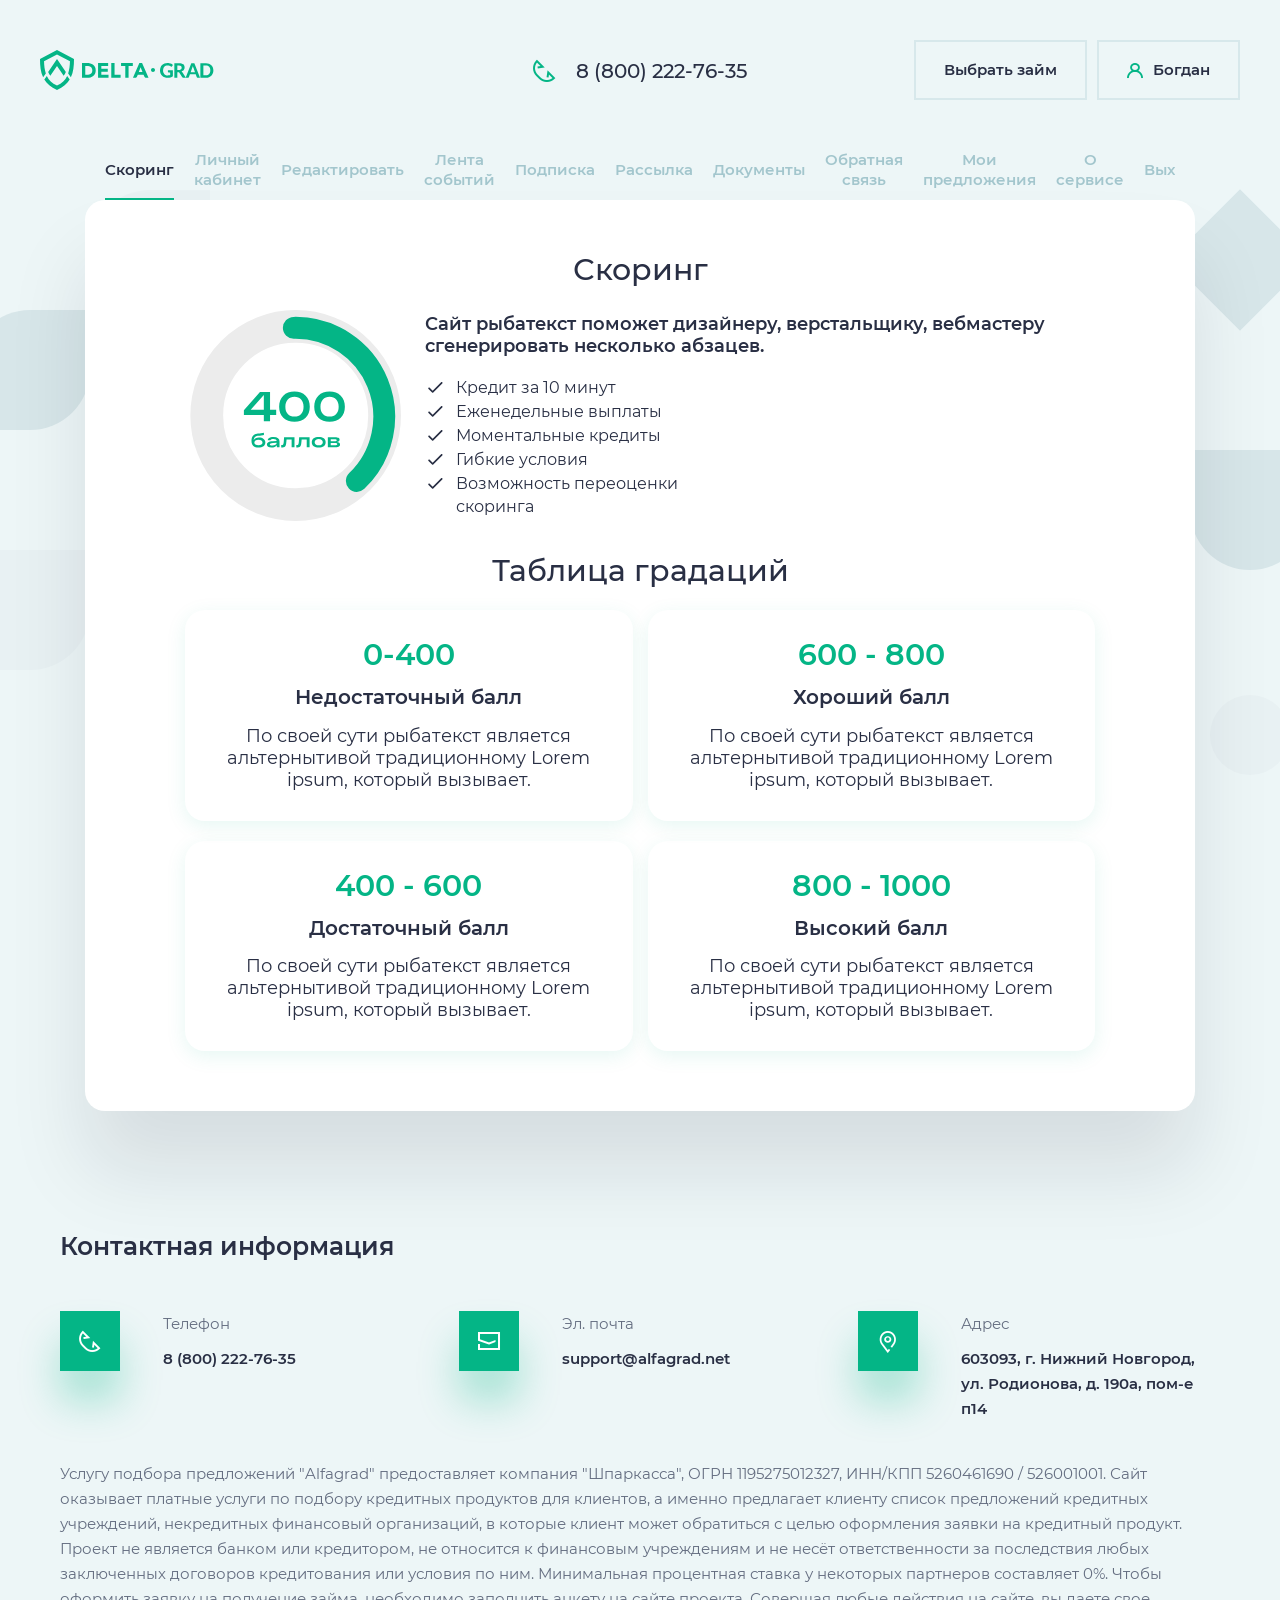
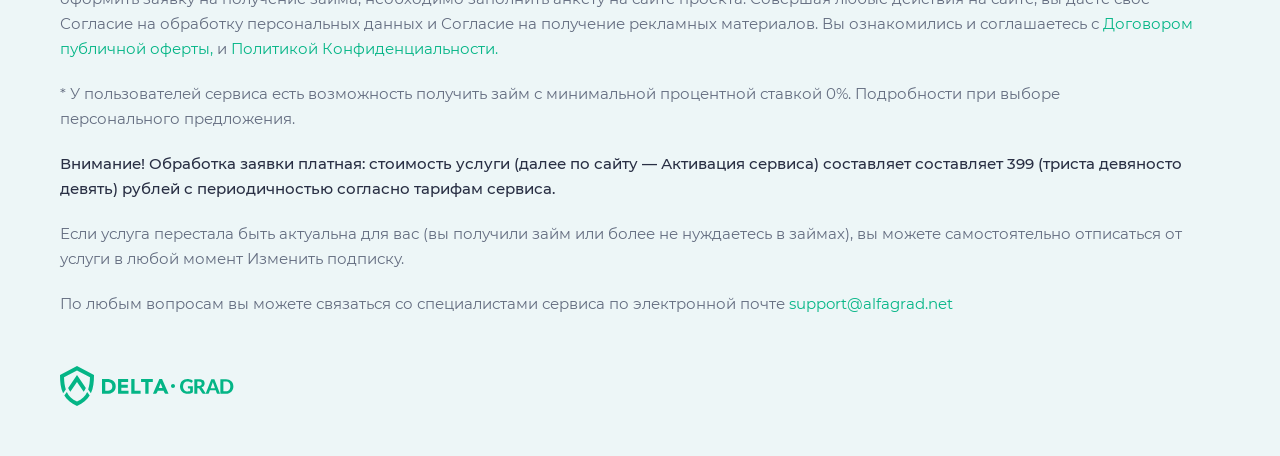
<file: profile.html>
<!doctype html>
<html lang="ru">
  <head>
    <meta charset="UTF-8">
    <meta name="viewport" content="width=device-width, initial-scale=1.0">
    <title>Профиль</title>
    <meta property="description" content="description">
    <link rel="icon" href="/assets/images/favicon.svg">
    <link rel="stylesheet" href="/css/libs.min.css">
    <link rel="stylesheet" href="/css/style.min.css">
    <script src="/js/libs.min.js" defer="true"></script>
    <script src="/js/common.min.js" defer="true"></script>
    <script src="/assets/main.js" type="module"></script>
    <link rel="stylesheet" href="/assets/bundle.css">
  </head>
  <body>
    <div class="_body loaded gray">
      <div class="icon-load">
        <div class="spinner-eff spinner-eff-5">
          <div class="ellipse"></div>
        </div>
      </div>
      <div class="main-wrapper">
        <header class="header header_main header_pc">
          <div class="wrapper">
            <div class="header-wrap">
              <a href="#index" class="logo">
                <img src="/img/main/logo-green.svg" alt="logo">
                <img src="/img/main/logo-green.svg" alt="logo">
              </a>
              <a href="tel:88002227635" class="phone phone_desk">
                <span class="icon-phone"></span>
                <span>8 (800) 222-76-35</span>
              </a>
              <nav class="menu _menu_ya41j_1">
                <a href="tel:88002227635" class="phone phone_mob">
                  <span class="icon-phone"></span>
                  <span>8 (800) 222-76-35</span>
                </a>
                <div class="_actions_ya41j_25">
                  <button class="_action_ya41j_25 btn btn_transp is-active" type="button" data-tab-default="true" data-tab="profile_tabs" data-tab-button="scoring">Скоринг</button>
                  <button class="_action_ya41j_25 btn btn_transp" type="button" data-tab-default="true" data-tab="profile_tabs" data-tab-button="cabinet">Личный кабинет</button>
                  <button class="_action_ya41j_25 btn btn_transp" type="button" data-tab-default="true" data-tab="profile_tabs" data-tab-button="edit">Редактировать</button>
                  <button class="_action_ya41j_25 btn btn_transp" type="button" data-tab-default="true" data-tab="profile_tabs" data-tab-button="news">Лента событий</button>
                  <button class="_action_ya41j_25 btn btn_transp" type="button" data-tab-default="true" data-tab="profile_tabs" data-tab-button="subscription">Подписка</button>
                  <button class="_action_ya41j_25 btn btn_transp" type="button" data-tab-default="true" data-tab="profile_tabs" data-tab-button="newsletter">Рассылка</button>
                  <button class="_action_ya41j_25 btn btn_transp" type="button" data-tab-default="true" data-tab="profile_tabs" data-tab-button="documents">Документы</button>
                  <button class="_action_ya41j_25 btn btn_transp" type="button" data-tab-default="true" data-tab="profile_tabs" data-tab-button="feedback">Обратная связь</button>
                  <button class="_action_ya41j_25 btn btn_transp" type="button" data-tab-default="true" data-tab="profile_tabs" data-tab-button="offers">Мои предложения</button>
                  <button class="_action_ya41j_25 btn btn_transp" type="button">О сервисе</button>
                  <button class="_action_ya41j_25 btn btn_transp" type="button">Выход</button>
                </div>
                <div class="menu-btns">
                  <a href="#index" class="btn btn_transp">
                    <span>Выбрать займ</span>
                  </a>
                  <a href="#index" class="btn btn_transp">
                    <span class="icon-user"></span>
                    <span>Богдан</span>
                  </a>
                </div>
              </nav>
              <button class="hamburger js-menu" type="button">
                <span></span>
                <span></span>
                <span></span>
              </button>
            </div>
          </div>
        </header>
        <main class="main">
          <div class="section section_pc wow">
            <div class="wrapper">
              <div class="illustration">
                <div class="ill ill_1"></div>
                <div class="ill ill_2"></div>
                <div class="ill ill_3"></div>
                <div class="ill ill_4"></div>
                <div class="ill ill_5"></div>
                <div class="ill ill_6"></div>
                <div class="ill ill_7"></div>
                <div class="ill ill_8"></div>
                <div class="ill ill_9"></div>
              </div>
              <div class="profile-tab">
                <div class="profile-tab__container">
                  <div class="profile-tab__header">
                    <div class="profile-tab__actions">
                      <button class="profile-tab__action is-active" type="button" data-tab-default="true" data-tab="profile_tabs" data-tab-button="scoring">Скоринг</button>
                      <button class="profile-tab__action" type="button" data-tab-default="true" data-tab="profile_tabs" data-tab-button="cabinet">Личный кабинет</button>
                      <button class="profile-tab__action" type="button" data-tab-default="true" data-tab="profile_tabs" data-tab-button="edit">Редактировать</button>
                      <button class="profile-tab__action" type="button" data-tab-default="true" data-tab="profile_tabs" data-tab-button="news">Лента событий</button>
                      <button class="profile-tab__action" type="button" data-tab-default="true" data-tab="profile_tabs" data-tab-button="subscription">Подписка</button>
                      <button class="profile-tab__action" type="button" data-tab-default="true" data-tab="profile_tabs" data-tab-button="newsletter">Рассылка</button>
                      <button class="profile-tab__action" type="button" data-tab-default="true" data-tab="profile_tabs" data-tab-button="documents">Документы</button>
                      <button class="profile-tab__action" type="button" data-tab-default="true" data-tab="profile_tabs" data-tab-button="feedback">Обратная связь</button>
                      <button class="profile-tab__action" type="button" data-tab-default="true" data-tab="profile_tabs" data-tab-button="offers">Мои предложения</button>
                      <button class="profile-tab__action" type="button">О сервисе</button>
                      <button class="profile-tab__action" type="button">Выход</button>
                    </div>
                  </div>
                  <div class="profile-tab__bodys">
                    <div class="profile-tab__body is-active" data-tab-default="true" data-tab="profile_tabs" data-tab-body="scoring">
                      <div class="profile-tab__body-wrapper" data-tab-body-wrapper="true">
                        <section class="scoring">
                          <div class="scoring__container">
                            <div class="scoring__group">
                              <h3 class="profile__title">Скоринг</h3>
                              <div class="scoring__points">
                                <div class="scoring__current-points">
                                  <img src="/assets/images/scoring/img_01.svg" alt="points">
                                </div>
                                <div class="scoring__points-info">
                                  <span class="scoring__points-label">Сайт рыбатекст поможет дизайнеру, верстальщику, вебмастеру сгенерировать несколько абзацев.</span>
                                  <ul class="subscription-features">
                                    <li>
                                      <svg>
                                        <use href="/assets/images/icons.svg#check"></use>
                                      </svg>
                                      <span>Кредит за 10 минут</span>
                                    </li>
                                    <li>
                                      <svg>
                                        <use href="/assets/images/icons.svg#check"></use>
                                      </svg>
                                      <span>Еженедельные выплаты</span>
                                    </li>
                                    <li>
                                      <svg>
                                        <use href="/assets/images/icons.svg#check"></use>
                                      </svg>
                                      <span>Моментальные кредиты</span>
                                    </li>
                                    <li>
                                      <svg>
                                        <use href="/assets/images/icons.svg#check"></use>
                                      </svg>
                                      <span>Гибкие условия</span>
                                    </li>
                                    <li>
                                      <svg>
                                        <use href="/assets/images/icons.svg#check"></use>
                                      </svg>
                                      <span>Возможность переоценки скоринга</span>
                                    </li>
                                  </ul>
                                </div>
                              </div>
                            </div>
                            <div class="scoring__group">
                              <h3 class="profile__title">Таблица градаций</h3>
                              <div class="scoring__gradations">
                                <div class="scoring__gradation">
                                  <span class="scoring__gradation-value">0-400</span>
                                  <span class="scoring__gradation-label">Недостаточный балл</span>
                                  <p class="scoring__gradation-description">По своей сути рыбатекст является альтернытивой традиционному Lorem ipsum, который вызывает.</p>
                                </div>
                                <div class="scoring__gradation">
                                  <span class="scoring__gradation-value">600 - 800</span>
                                  <span class="scoring__gradation-label">Хороший балл</span>
                                  <p class="scoring__gradation-description">По своей сути рыбатекст является альтернытивой традиционному Lorem ipsum, который вызывает.</p>
                                </div>
                                <div class="scoring__gradation">
                                  <span class="scoring__gradation-value">400 - 600</span>
                                  <span class="scoring__gradation-label">Достаточный балл</span>
                                  <p class="scoring__gradation-description">По своей сути рыбатекст является альтернытивой традиционному Lorem ipsum, который вызывает.</p>
                                </div>
                                <div class="scoring__gradation">
                                  <span class="scoring__gradation-value">800 - 1000</span>
                                  <span class="scoring__gradation-label">Высокий балл</span>
                                  <p class="scoring__gradation-description">По своей сути рыбатекст является альтернытивой традиционному Lorem ipsum, который вызывает.</p>
                                </div>
                              </div>
                            </div>
                          </div>
                        </section>
                      </div>
                    </div>
                    <div class="profile-tab__body" data-tab-default="true" data-tab="profile_tabs" data-tab-body="cabinet">
                      <div class="profile-tab__body-wrapper" data-tab-body-wrapper="true">
                        <section class="user-data">
                          <div class="user-data__container">
                            <ul class="user-data__list">
                              <li class="user-data__item">
                                <span>Фамилия</span>
                                <strong>Никитин</strong>
                              </li>
                              <li class="user-data__item">
                                <span>Имя</span>
                                <strong>Богдан</strong>
                              </li>
                              <li class="user-data__item">
                                <span>Отчество</span>
                                <strong>Сергеевич</strong>
                              </li>
                              <li class="user-data__item">
                                <span>Телефон</span>
                                <strong>+7 (999) 000 00 00</strong>
                              </li>
                              <li class="user-data__item">
                                <span>Email</span>
                                <strong>-</strong>
                              </li>
                              <li class="user-data__item">
                                <span>Дата рождения</span>
                                <strong>14.05.2020</strong>
                              </li>
                              <li class="user-data__item">
                                <span>Номер и серия паспорта</span>
                                <strong>1212 **** 12</strong>
                              </li>
                              <li class="user-data__item">
                                <span>Город</span>
                                <strong>-</strong>
                              </li>
                              <li class="user-data__item">
                                <span>Статус подписки</span>
                                <strong>Нет активной подписки</strong>
                              </li>
                            </ul>
                            <div class="pc-write">
                              <div class="illustration">
                                <div class="ill ill_1"></div>
                                <div class="ill ill_2"></div>
                                <div class="ill ill_3"></div>
                                <div class="ill ill_4"></div>
                                <div class="ill ill_5"></div>
                                <div class="ill ill_6"></div>
                              </div>
                              <div class="inner">
                                <div class="pc-write__text">Если вы хотите отозвать свое согласие на обработку своих персональных данных, отправьте нам письмо.</div>
                                <div class="pc-write__btn">
                                  <a href="/" class="btn btn_green">Написать нам</a>
                                </div>
                              </div>
                            </div>
                            <div class="user-data__footer">
                              <p class="user-data__info">Если услуга перестала быть актуальна для вас (вы получили займ или более не нуждаетесь в займах), можете самостоятельно отписаться от услуги в любой момент. <a href="/">Отменить подписку</a>
                              </p>
                              <a class="user-data__out" href="/">Выход</a>
                            </div>
                          </div>
                        </section>
                      </div>
                    </div>
                    <div class="profile-tab__body" data-tab-default="true" data-tab="profile_tabs" data-tab-body="edit">
                      <div class="profile-tab__body-wrapper" data-tab-body-wrapper="true">
                        <section class="user-data-edit">
                          <form class="user-data-edit__form">
                            <div class="user-data-edit__group">
                              <h3 class="user-data-edit__title profile__title">Контактная информация</h3>
                              <div class="user-data-edit__double-rows">
                                <div class="box-field">
                                  <label for="surname" class="box-field__label">Фамилия *</label>
                                  <div class="box-field__input">
                                    <span class="error-text">Invalid data</span>
                                    <input type="text" id="surname" class="form-control" placeholder="Никитин">
                                  </div>
                                </div>
                                <div class="box-field">
                                  <label for="name" class="box-field__label">Имя *</label>
                                  <div class="box-field__input">
                                    <span class="error-text">Invalid data</span>
                                    <input type="text" id="name" class="form-control" placeholder="Богдан">
                                  </div>
                                </div>
                                <div class="box-field">
                                  <label for="last-name" class="box-field__label">Отчество (если есть) *</label>
                                  <div class="box-field__input">
                                    <span class="error-text">Invalid data</span>
                                    <input type="text" id="last-name" class="form-control" placeholder="Сергеевич">
                                  </div>
                                </div>
                                <div class="box-field">
                                  <label for="tel" class="box-field__label">Телефон *</label>
                                  <div class="box-field__input">
                                    <span class="error-text">Invalid data</span>
                                    <input type="text" id="tel" class="form-control" placeholder="+7 (999) 000 00 00" data-mask="+7 (000) 000 00 00" autoComplete="off">
                                  </div>
                                </div>
                                <div class="box-field">
                                  <label for="email" class="box-field__label">Email *</label>
                                  <div class="box-field__input">
                                    <span class="error-text">Invalid data</span>
                                    <input type="text" id="email" class="form-control">
                                  </div>
                                </div>
                                <div class="box-field">
                                  <label for="city" class="box-field__label">Город *</label>
                                  <div class="box-field__input">
                                    <span class="error-text">Invalid data</span>
                                    <input type="text" id="city" class="form-control">
                                  </div>
                                </div>
                                <div class="user-data-edit__double-rows">
                                  <div class="box-field">
                                    <label for="birth-date" class="box-field__label">Дата рождения *</label>
                                    <div class="box-field__input">
                                      <span class="error-text">Invalid data</span>
                                      <input type="text" id="birth-date" class="form-control">
                                    </div>
                                  </div>
                                  <div class="box-field">
                                    <span class="box-field__label">Пол *</span>
                                    <div class="box-field__input box-field__input_flex">
                                      <div class="radio-wrap">
                                        <input type="radio" name="radio" class="radio" id="radio" checked="">
                                        <label for="radio">М</label>
                                      </div>
                                      <div class="radio-wrap">
                                        <input type="radio" name="radio" class="radio" id="radio2">
                                        <label for="radio2">Ж</label>
                                      </div>
                                    </div>
                                  </div>
                                </div>
                              </div>
                            </div>
                            <div class="user-data-edit__group">
                              <h3 class="user-data-edit__title">Паспортные данные</h3>
                              <div class="user-data-edit__double-rows">
                                <div class="user-data-edit__double-rows">
                                  <div class="box-field">
                                    <label for="series" class="box-field__label">Серия *</label>
                                    <div class="box-field__input">
                                      <span class="error-text">Invalid data</span>
                                      <input type="text" id="series" class="form-control" placeholder="_ _  _ _" data-mask="0 0  0 0" autoComplete="off">
                                    </div>
                                  </div>
                                  <div class="box-field">
                                    <label for="number" class="box-field__label">Фамилия *</label>
                                    <div class="box-field__input">
                                      <span class="error-text">Invalid data</span>
                                      <input type="text" id="number" class="form-control" placeholder="_ _ _  _ _ _" data-mask="0 0 0  0 0 0" autoComplete="off">
                                    </div>
                                  </div>
                                </div>
                                <div class="box-field">
                                  <label for="code" class="box-field__label">Код подразделения *</label>
                                  <div class="box-field__input">
                                    <span class="error-text">Invalid data</span>
                                    <input type="text" id="code" class="form-control" placeholder="_ _ _  -  _ _ _" data-mask="0 0 0  -  0 0 0" autoComplete="off">
                                  </div>
                                </div>
                              </div>
                            </div>
                            <button class="user-data-edit__submit btn btn_green" type="submit">Сохранить изменения</button>
                          </form>
                        </section>
                      </div>
                    </div>
                    <div class="profile-tab__body" data-tab-default="true" data-tab="profile_tabs" data-tab-body="news">
                      <div class="profile-tab__body-wrapper" data-tab-body-wrapper="true">
                        <section class="news">
                          <div class="news__container">
                            <h3 class="profile__title">Лента событий</h3>
                            <div class="news__items">
                              <div class="news__item new">
                                <div class="news__head">
                                  <span class="news__label">Оформление подписки на месяц за 25$</span>
                                </div>
                                <time class="news__date">
                                  <span>21:40</span>
                                  <span>25 июня 2020</span>
                                </time>
                              </div>
                              <div class="news__item new">
                                <div class="news__head">
                                  <span class="news__label">Запрос на переоценку вашего скоринга с 400 баллов до 600 баллов</span>
                                </div>
                                <time class="news__date">
                                  <span>21:40</span>
                                  <span>25 июня 2020</span>
                                </time>
                              </div>
                              <div class="news__item">
                                <div class="news__head">
                                  <span class="news__label">Списание $25 с карты ****2144</span>
                                </div>
                                <time class="news__date">
                                  <span>21:40</span>
                                  <span>25 июня 2020</span>
                                </time>
                              </div>
                              <div class="news__item">
                                <div class="news__head">
                                  <span class="news__label">Оформление подписки на месяц за $25</span>
                                </div>
                                <time class="news__date">
                                  <span>21:40</span>
                                  <span>25 июня 2020</span>
                                </time>
                              </div>
                            </div>
                            <div class="news__actions">
                              <button class="news__more" type="button">Показать ещё</button>
                            </div>
                          </div>
                        </section>
                      </div>
                    </div>
                    <div class="profile-tab__body" data-tab-default="true" data-tab="profile_tabs" data-tab-body="subscription">
                      <div class="profile-tab__body-wrapper" data-tab-body-wrapper="true">
                        <section class="subscription">
                          <div class="subscription__container">
                            <h3 class="profile__title">Подписка</h3>
                            <div class="subscription__body">
                              <div class="subscription__plan">
                                <div class="subscription__plan-wrapper">
                                  <strong class="subscription__sum">399 ₽</strong>
                                  <span class="subscription__label">Недельный план</span>
                                  <ul class="subscription-features">
                                    <li>
                                      <svg>
                                        <use href="/assets/images/icons.svg#check"></use>
                                      </svg>
                                      <span>Кредит за 10 минут</span>
                                    </li>
                                    <li>
                                      <svg>
                                        <use href="/assets/images/icons.svg#check"></use>
                                      </svg>
                                      <span>Еженедельные выплаты</span>
                                    </li>
                                    <li>
                                      <svg>
                                        <use href="/assets/images/icons.svg#check"></use>
                                      </svg>
                                      <span>Моментальные кредиты</span>
                                    </li>
                                    <li>
                                      <svg>
                                        <use href="/assets/images/icons.svg#check"></use>
                                      </svg>
                                      <span>Гибкие условия</span>
                                    </li>
                                    <li>
                                      <svg>
                                        <use href="/assets/images/icons.svg#check"></use>
                                      </svg>
                                      <span>Возможность переоценки скоринга</span>
                                    </li>
                                  </ul>
                                </div>
                                <button class="subscription__button btn btn_green" type="submit">Сменить</button>
                              </div>
                              <div class="subscription__info">
                                <span class="subscription__label">Как вернуть деньги?</span>
                                <p class="subscription__info-description">По своей сути рыбатекст является альтернытивой традиционному Lorem ipsum, который вызывает. По своей сути рыбатекст является альтернытивой традиционному Lorem ipsum, который вызывает.</p>
                              </div>
                            </div>
                          </div>
                        </section>
                      </div>
                    </div>
                    <div class="profile-tab__body" data-tab-default="true" data-tab="profile_tabs" data-tab-body="newsletter">
                      <div class="profile-tab__body-wrapper" data-tab-body-wrapper="true">
                        <section class="newsletter">
                          <div class="newsletter__container">
                            <h3 class="profile__title">Рассылка</h3>
                            <div class="newsletter__items">
                              <div class="newsletter__item">
                                <div class="newsletter__head">
                                  <span class="newsletter__label">Email рассылка</span>
                                  <label class="newsletter__switch switch-newsletter">
                                    <input type="checkbox" checked="">
                                    <div class="switch-newsletter__switch-icon">
                                      <div class="switch-newsletter__switch-circle"></div>
                                    </div>
                                  </label>
                                </div>
                                <p class="newsletter__info">По своей сути рыбатекст является альтернативой традиционному lorem ipsum, который вызывает у некторых людей недоумение при попытках прочитать рыбу текст.</p>
                              </div>
                              <div class="newsletter__item">
                                <div class="newsletter__head">
                                  <span class="newsletter__label">SMS рассылка</span>
                                  <label class="newsletter__switch switch-newsletter">
                                    <input type="checkbox">
                                    <div class="switch-newsletter__switch-icon">
                                      <div class="switch-newsletter__switch-circle"></div>
                                    </div>
                                  </label>
                                </div>
                                <p class="newsletter__info">По своей сути рыбатекст является альтернативой традиционному lorem ipsum, который вызывает у некторых людей недоумение при попытках прочитать рыбу текст.</p>
                              </div>
                              <div class="newsletter__item">
                                <div class="newsletter__head">
                                  <span class="newsletter__label">Партнерская рассылка</span>
                                  <label class="newsletter__switch switch-newsletter">
                                    <input type="checkbox">
                                    <div class="switch-newsletter__switch-icon">
                                      <div class="switch-newsletter__switch-circle"></div>
                                    </div>
                                  </label>
                                </div>
                                <p class="newsletter__info">По своей сути рыбатекст является альтернативой традиционному lorem ipsum, который вызывает у некторых людей недоумение при попытках прочитать рыбу текст.</p>
                              </div>
                            </div>
                          </div>
                        </section>
                      </div>
                    </div>
                    <div class="profile-tab__body" data-tab-default="true" data-tab="profile_tabs" data-tab-body="documents">
                      <div class="profile-tab__body-wrapper" data-tab-body-wrapper="true">
                        <section class="documents">
                          <div class="documents__container">
                            <h3 class="profile__title">Документы</h3>
                            <div class="documents__items">
                              <div class="documents__item">
                                <time class="documents__date">
                                  <span>25 июня 2020</span>
                                  <span>21:40</span>
                                </time>
                                <span class="documents__label">Описание услуги по займу, общей суммой <span>2 500 ₽</span>
                                </span>
                                <strong class="documents__sum">2 500 ₽</strong>
                                <div class="documents__actions">
                                  <a class="documents__cancel" href="/">Отменить подписку</a>
                                  <a class="documents__button btn btn_green" href="/">Персональные предложения</a>
                                </div>
                                <button class="documents__tab-button is-active" type="button" data-tab-toggle="true" data-tab="documents" data-tab-button="document_01">
                                  <span>Отчет по автоматической подачи заявки на займ</span>
                                  <svg>
                                    <use href="/assets/images/icons.svg#arrow-drop"></use>
                                  </svg>
                                </button>
                                <div class="documents__tab-body is-active" data-tab-toggle="true" data-tab="documents" data-tab-body="document_01">
                                  <div data-tab-body-wrapper="true">
                                    <div class="documents__group">
                                      <div class="documents__logo">
                                        <img src="/assets/images/documents/logo_01.png" alt="logo">
                                      </div>
                                      <span class="documents__label">ОТП банк</span>
                                      <p class="documents__description">Раньше весь процесс получения кредита занимал 10 дней. Теперь мы можем авторизовать ссуду примерно за 30 минут.</p>
                                      <time class="documents__date">
                                        <span>25 июня 2020</span>
                                        <span>21:40</span>
                                      </time>
                                    </div>
                                    <div class="documents__group">
                                      <div class="documents__logo">
                                        <img src="/assets/images/documents/logo_02.png" alt="logo">
                                      </div>
                                      <span class="documents__label">ОТП банк</span>
                                      <p class="documents__description">Раньше весь процесс получения кредита занимал 10 дней. Теперь мы можем авторизовать ссуду примерно за 30 минут.</p>
                                      <time class="documents__date">
                                        <span>25 июня 2020</span>
                                        <span>21:40</span>
                                      </time>
                                    </div>
                                  </div>
                                </div>
                              </div>
                              <div class="documents__item">
                                <time class="documents__date">
                                  <span>25 июня 2020</span>
                                  <span>21:40</span>
                                </time>
                                <span class="documents__label">Описание услуги по займу, общей суммой <span>2 500 ₽</span>
                                </span>
                                <strong class="documents__sum">2 500 ₽</strong>
                                <div class="documents__actions">
                                  <a class="documents__cancel" href="/">Отменить подписку</a>
                                  <a class="documents__button btn btn_green" href="/">Персональные предложения</a>
                                </div>
                                <button class="documents__tab-button" type="button" data-tab-toggle="true" data-tab="documents" data-tab-button="document_02">
                                  <span>Отчет по автоматической подачи заявки на займ</span>
                                  <svg>
                                    <use href="/assets/images/icons.svg#arrow-drop"></use>
                                  </svg>
                                </button>
                                <div class="documents__tab-body" data-tab-toggle="true" data-tab="documents" data-tab-body="document_02">
                                  <div data-tab-body-wrapper="true">
                                    <div class="documents__group">
                                      <div class="documents__logo">
                                        <img src="/assets/images/documents/logo_01.png" alt="logo">
                                      </div>
                                      <span class="documents__label">ОТП банк</span>
                                      <p class="documents__description">Раньше весь процесс получения кредита занимал 10 дней. Теперь мы можем авторизовать ссуду примерно за 30 минут.</p>
                                      <time class="documents__date">
                                        <span>25 июня 2020</span>
                                        <span>21:40</span>
                                      </time>
                                    </div>
                                    <div class="documents__group">
                                      <div class="documents__logo">
                                        <img src="/assets/images/documents/logo_02.png" alt="logo">
                                      </div>
                                      <span class="documents__label">ОТП банк</span>
                                      <p class="documents__description">Раньше весь процесс получения кредита занимал 10 дней. Теперь мы можем авторизовать ссуду примерно за 30 минут.</p>
                                      <time class="documents__date">
                                        <span>25 июня 2020</span>
                                        <span>21:40</span>
                                      </time>
                                    </div>
                                  </div>
                                </div>
                              </div>
                              <div class="documents__item">
                                <time class="documents__date">
                                  <span>25 июня 2020</span>
                                  <span>21:40</span>
                                </time>
                                <span class="documents__label">Описание услуги по займу, общей суммой <span>2 500 ₽</span>
                                </span>
                                <strong class="documents__sum">2 500 ₽</strong>
                                <div class="documents__actions">
                                  <a class="documents__cancel" href="/">Отменить подписку</a>
                                  <a class="documents__button btn btn_green" href="/">Персональные предложения</a>
                                </div>
                                <button class="documents__tab-button" type="button" data-tab-toggle="true" data-tab="documents" data-tab-button="document_03">
                                  <span>Отчет по автоматической подачи заявки на займ</span>
                                  <svg>
                                    <use href="/assets/images/icons.svg#arrow-drop"></use>
                                  </svg>
                                </button>
                                <div class="documents__tab-body" data-tab-toggle="true" data-tab="documents" data-tab-body="document_03">
                                  <div data-tab-body-wrapper="true">
                                    <div class="documents__group">
                                      <div class="documents__logo">
                                        <img src="/assets/images/documents/logo_01.png" alt="logo">
                                      </div>
                                      <span class="documents__label">ОТП банк</span>
                                      <p class="documents__description">Раньше весь процесс получения кредита занимал 10 дней. Теперь мы можем авторизовать ссуду примерно за 30 минут.</p>
                                      <time class="documents__date">
                                        <span>25 июня 2020</span>
                                        <span>21:40</span>
                                      </time>
                                    </div>
                                    <div class="documents__group">
                                      <div class="documents__logo">
                                        <img src="/assets/images/documents/logo_02.png" alt="logo">
                                      </div>
                                      <span class="documents__label">ОТП банк</span>
                                      <p class="documents__description">Раньше весь процесс получения кредита занимал 10 дней. Теперь мы можем авторизовать ссуду примерно за 30 минут.</p>
                                      <time class="documents__date">
                                        <span>25 июня 2020</span>
                                        <span>21:40</span>
                                      </time>
                                    </div>
                                  </div>
                                </div>
                              </div>
                            </div>
                          </div>
                        </section>
                      </div>
                    </div>
                    <div class="profile-tab__body" data-tab-default="true" data-tab="profile_tabs" data-tab-body="feedback">
                      <div class="profile-tab__body-wrapper" data-tab-body-wrapper="true">
                        <section class="feedback">
                          <div class="feedback__container">
                            <h3 class="profile__title">Форма обратной связи</h3>
                            <form class="feedback__form">
                              <div class="feedback__items">
                                <div class="feedback__row">
                                  <div class="box-field">
                                    <label for="feedback-name" class="box-field__label">Имя</label>
                                    <div class="box-field__input">
                                      <span class="error-text">Invalid data</span>
                                      <input type="text" id="feedback-name" class="form-control">
                                    </div>
                                  </div>
                                  <div class="box-field">
                                    <label for="feedback-tel" class="box-field__label">Мобильный телефон</label>
                                    <div class="box-field__input">
                                      <span class="error-text">Invalid data</span>
                                      <input type="text" id="feedback-tel" class="form-control" placeholder="+7 (999) 000 00 00" data-mask="+7 (000) 000 00 00" autoComplete="off">
                                    </div>
                                  </div>
                                  <div class="box-field">
                                    <label for="feedback-mail" class="box-field__label">Электронная почта</label>
                                    <div class="box-field__input">
                                      <span class="error-text">Invalid data</span>
                                      <input type="text" id="feedback-mail" class="form-control">
                                    </div>
                                  </div>
                                </div>
                                <div class="textarea box-field">
                                  <label for="feedback-message" class="box-field__label">Сообщение</label>
                                  <div class="box-field__input">
                                    <span class="error-text">Invalid data</span>
                                    <textarea type="text" id="feedback-message" class="form-control"></textarea>
                                  </div>
                                </div>
                              </div>
                              <button class="feedback__submit btn btn_green" type="submit">Отправить</button>
                            </form>
                          </div>
                        </section>
                      </div>
                    </div>
                    <div class="profile-tab__body" data-tab-default="true" data-tab="profile_tabs" data-tab-body="offers">
                      <div class="profile-tab__body-wrapper" data-tab-body-wrapper="true">
                        <section class="profile-offers">
                          <div class="profile-offers__container">
                            <h3 class="profile__title">Мои предложения</h3>
                            <ul class="profile-offers__items">
                              <li class="serv__item">
                                <div class="serv-logo">
                                  <img src="/img/main/logo-1.png" alt="logo">
                                </div>
                                <div class="serv-monney">до <span>45 000</span>₽</div>
                                <div class="serv-desc">От 18 лет на срок до 30 дней</div>
                                <a href="/" class="btn btn_green">Получить деньги</a>
                              </li>
                              <li class="serv__item decor">
                                <div class="decor">
                                  <div class="inner">5 дней без %</div>
                                </div>
                                <div class="serv-logo">
                                  <img src="/img/main/logo-2.png" alt="logo">
                                </div>
                                <div class="serv-monney">до <span>15 000</span>₽</div>
                                <div class="serv-desc">От 18 лет на срок до 30 дней</div>
                                <a href="/" class="btn btn_green">Получить деньги</a>
                              </li>
                              <li class="serv__item">
                                <div class="serv-logo">
                                  <img src="/img/main/logo-3.png" alt="logo">
                                </div>
                                <div class="serv-monney">до <span>45 000</span>₽</div>
                                <div class="serv-desc">От 18 лет на срок до 30 дней</div>
                                <a href="/" class="btn btn_green">Получить деньги</a>
                              </li>
                              <li class="serv__item">
                                <div class="serv-logo">
                                  <img src="/img/main/logo-4.png" alt="logo">
                                </div>
                                <div class="serv-monney">до <span>45 000</span>₽</div>
                                <div class="serv-desc">От 18 лет на срок до 30 дней</div>
                                <a href="/" class="btn btn_green">Получить деньги</a>
                              </li>
                              <li class="serv__item">
                                <div class="serv-logo">
                                  <img src="/img/main/logo-5.png" alt="logo">
                                </div>
                                <div class="serv-monney">до <span>25 000</span>₽</div>
                                <div class="serv-desc">От 18 лет на срок до 30 дней</div>
                                <a href="/" class="btn btn_green">Получить деньги</a>
                              </li>
                              <li class="serv__item">
                                <div class="serv-logo">
                                  <img src="/img/main/logo-6.png" alt="logo">
                                </div>
                                <div class="serv-monney">до <span>45 000</span>₽</div>
                                <div class="serv-desc">От 18 лет на срок до 30 дней</div>
                                <a href="/" class="btn btn_green">Получить деньги</a>
                              </li>
                            </ul>
                          </div>
                        </section>
                      </div>
                    </div>
                  </div>
                </div>
              </div>
            </div>
          </div>
        </main>
        <footer class="footer footer_serv">
          <div class="wrapper">
            <div class="footer-wrap">
              <h4>Контактная информация</h4>
              <ul class="foot-list">
                <li>
                  <div class="foot-icon" style="font-size:22px">
                    <span class="icon-phone"></span>
                  </div>
                  <div class="foot-desc">
                    <div class="foot-span">Телефон</div>
                    <div class="foot-link">
                      <a href="tel:88002227635">8 (800) 222-76-35</a>
                    </div>
                  </div>
                </li>
                <li>
                  <div class="foot-icon" style="font-size:18px">
                    <span class="icon-mail"></span>
                  </div>
                  <div class="foot-desc">
                    <div class="foot-span">Эл. почта</div>
                    <div class="foot-link">
                      <a href="mailto:support@alfagrad.net">support@alfagrad.net</a>
                    </div>
                  </div>
                </li>
                <li>
                  <div class="foot-icon" style="font-size:23px">
                    <span class="icon-address"></span>
                  </div>
                  <div class="foot-desc">
                    <div class="foot-span">Адрес</div>
                    <div class="foot-link">
                      <a href="https://goo.gl/maps/fNMpNNdG18QqXin56" target="_blank" rel="noreferrer">603093, г. Нижний Новгород, ул. Родионова, д. 190а, пом-е п14</a>
                    </div>
                  </div>
                </li>
              </ul>
              <div class="text-block">
                <p>Услугу подбора предложений &quot;Alfagrad&quot; предоставляет компания &quot;Шпаркасса&quot;, ОГРН 1195275012327, ИНН/КПП 5260461690 / 526001001. Сайт оказывает платные услуги по подбору кредитных продуктов для клиентов, а именно предлагает клиенту список предложений кредитных учреждений, некредитных финансовый организаций, в которые клиент может обратиться с целью оформления заявки на кредитный продукт. Проект не является банком или кредитором, не относится к финансовым учреждениям и не несёт ответственности за последствия любых заключенных договоров кредитования или условия по ним. Минимальная процентная ставка у некоторых партнеров составляет 0%. Чтобы оформить заявку на получение займа, необходимо заполнить анкету на сайте проекта. Совершая любые действия на сайте, вы даете свое Согласие на обработку персональных данных и Согласие на получение рекламных материалов. Вы ознакомились и соглашаетесь с<!-- -->
                  <a href="#index" target="_blank">Договором публичной оферты,</a> <!-- -->и<!-- -->
                  <a href="#index" target="_blank">Политикой Конфиденциальности.</a>
                </p>
                <p>* У пользователей сервиса есть возможность получить займ с минимальной процентной ставкой 0%. Подробности при выборе персонального предложения.</p>
                <p class="mod">Внимание! Обработка заявки платная: стоимость услуги (далее по сайту — Активация сервиса) составляет составляет 399 (триста девяносто девять) рублей с периодичностью согласно тарифам сервиса.</p>
                <p>Если услуга перестала быть актуальна для вас (вы получили займ или более не нуждаетесь в займах), вы можете самостоятельно отписаться от услуги в любой момент Изменить подписку.</p>
                <p>По любым вопросам вы можете связаться со специалистами сервиса по электронной почте<!-- -->
                  <a href="mailto:support@alfagrad.net">support@alfagrad.net</a>
                </p>
              </div>
              <div class="logo">
                <a href="#index">
                  <img src="/img/main/logo-green.svg" alt="logo">
                </a>
              </div>
            </div>
          </div>
        </footer>
      </div>
    </div>
  </body>
</html>
</file>
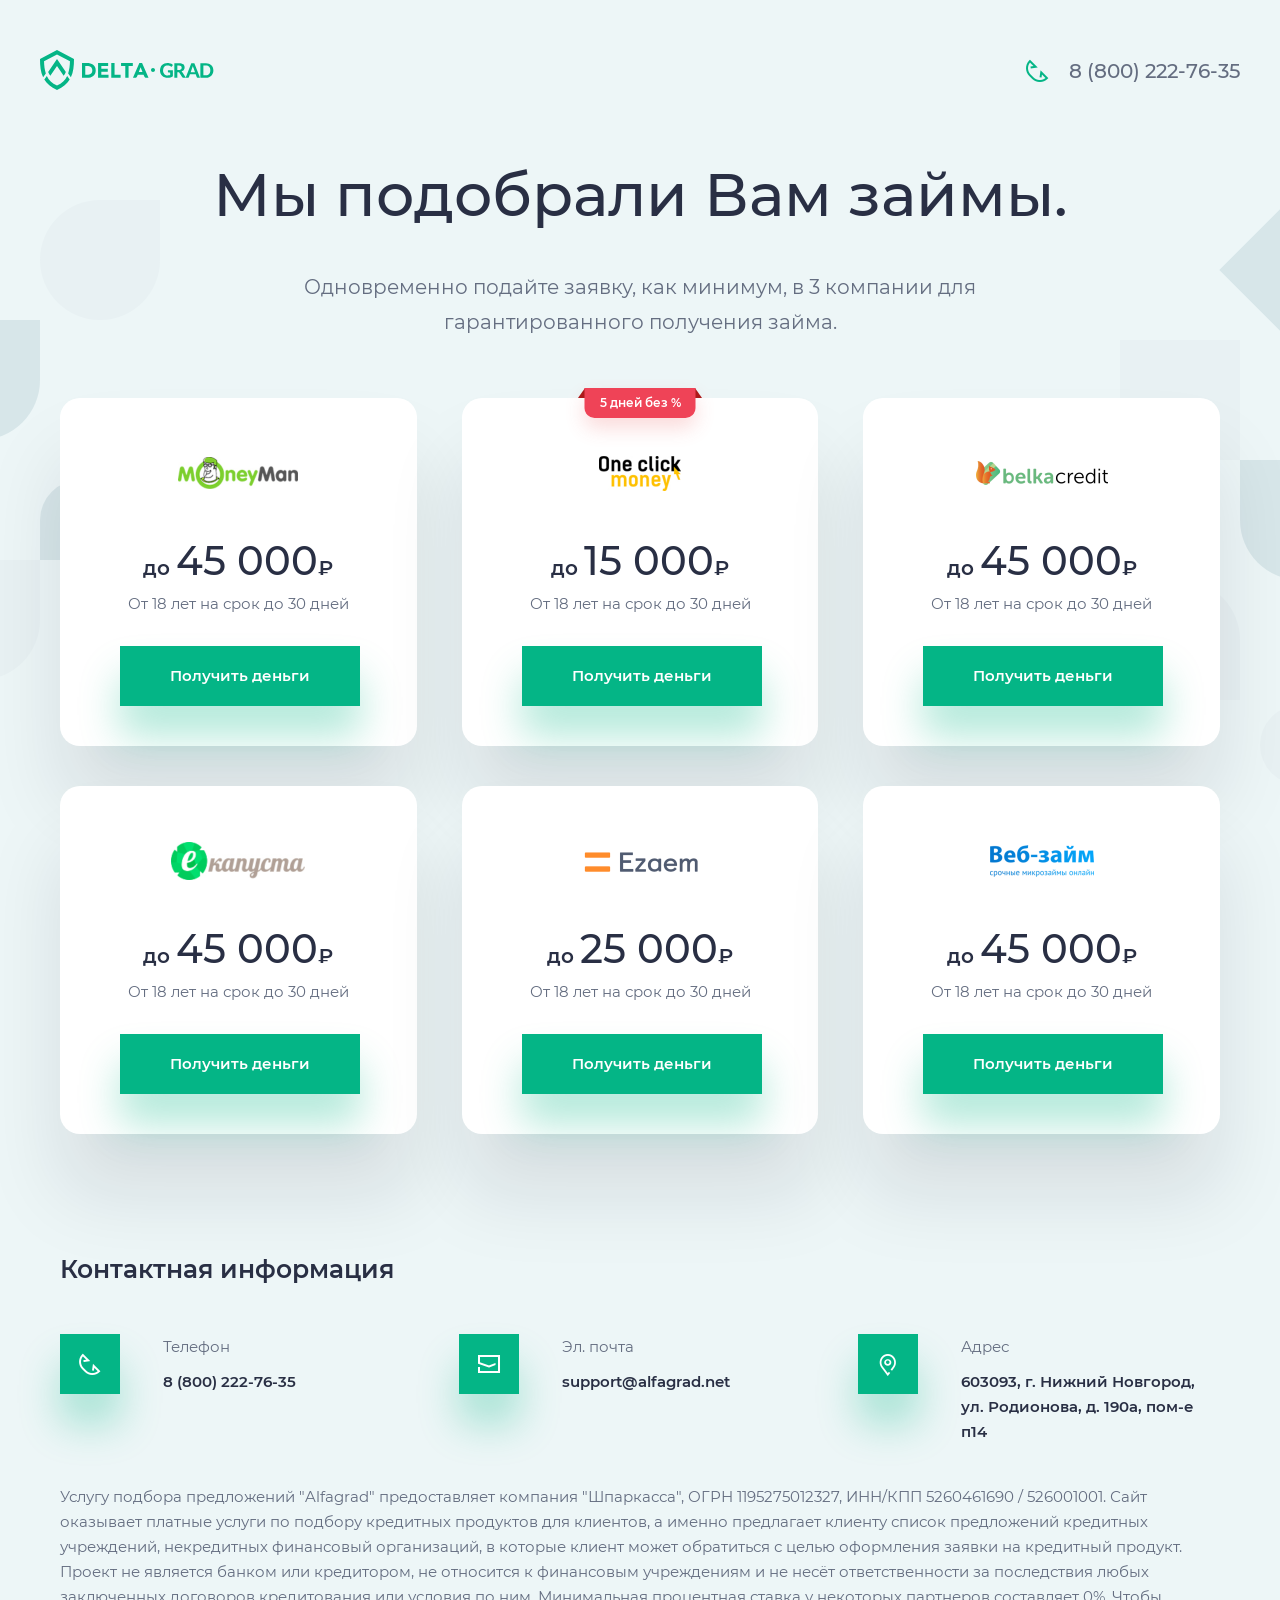
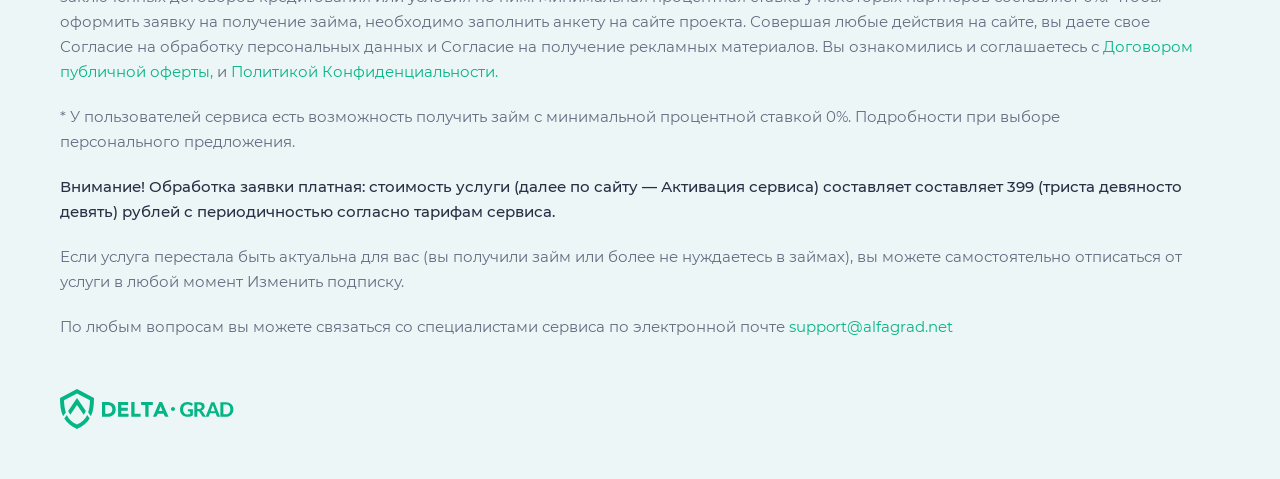
<file: services.html>
<!DOCTYPE html>
<html lang="ru">

<head>
	<meta charset="utf-8">
	<title>Delta Grad</title>
	<meta name="description" content="Site slogan">
	<meta name="keywords" content="Site keys">
	<meta http-equiv="X-UA-Compatible" content="IE=edge">
	<meta name="viewport" content="width=device-width, initial-scale=1, maximum-scale=1">
	<meta name="theme-color" content="#fff">
	<meta name="msapplication-navbutton-color" content="#fff">
	<meta name="apple-mobile-web-app-status-bar-style" content="#fff">
	<meta name="theme-color" content="#fff">
	<meta property="og:title" content="Site keys" />
	<meta property="og:description" content="Site slogan" />
	<meta property="og:type" content="website" />
	<meta property="og:url" content="***permalink***" />
	<meta property="og:image" content="***img***" />
	<meta property="og:image:type" content="image/jpeg" />
	<!-- android favicon -->
	<link rel="manifest" href="manifest.json" crossorigin="use-credentials">
	<link rel="icon" type="image/png" sizes="16x16" href="img/favicon/favicon-16x16.png">
	<link rel="icon" type="image/png" sizes="32x32" href="img/favicon/favicon-32x32.png">
	<link rel="icon" type="image/png" sizes="96x96" href="img/favicon/favicon-96x96.png">
	<!-- windows favicon -->
	<meta name="msapplication-config" content="browserconfig.xml">
	<!-- apple favicon -->
	<link rel="apple-touch-icon" sizes="57x57" href="img/favicon/apple-icon-57x57.png">
	<link rel="apple-touch-icon" sizes="60x60" href="img/favicon/apple-icon-60x60.png">
	<link rel="apple-touch-icon" sizes="72x72" href="img/favicon/apple-icon-72x72.png">
	<link rel="apple-touch-icon" sizes="76x76" href="img/favicon/apple-icon-76x76.png">
	<link rel="apple-touch-icon" sizes="114x114" href="img/favicon/apple-icon-114x114.png">
	<link rel="apple-touch-icon" sizes="120x120" href="img/favicon/apple-icon-120x120.png">
	<link rel="apple-touch-icon" sizes="144x144" href="img/favicon/apple-icon-144x144.png">
	<link rel="apple-touch-icon" sizes="152x152" href="img/favicon/apple-icon-152x152.png">
	<link rel="apple-touch-icon" sizes="180x180" href="img/favicon/apple-icon-180x180.png">
	<!-- safari format detection -->
	<meta name="format-detection" content="telephone=no" />
	<meta name="format-detection" content="address=no" />
	<meta name="format-detection" content="email=no" />
	<meta name="format-detection" content="date=no" />
	<!-- css -->
	<link rel="stylesheet" href="css/libs.min.css">
	<link rel="stylesheet" href="css/style.min.css">
</head>

<body class="body loaded gray">


	<div class="icon-load">
		<div class="spinner-eff spinner-eff-5">
			<div class="ellipse"></div>
		</div>
	</div>

	<div class="main-wrapper">
		<header class="header header_process">
			<div class="wrapper">
				<div class="header-wrap">
					<a href="#" class="logo"><img src="img/main/logo-green.svg" alt="logo"></a>
					<a href="tel:88002227635" class="phone phone_black">
						<span class="icon-phone"></span>
						<span>8 (800) 222-76-35</span>
					</a>
				</div>
			</div>
		</header>
		<main class="main">
			<section class="section section_serv wow">
				<div class="wrapper">
					<div class="illustration">
						<div class="ill ill_1"></div>
						<div class="ill ill_2"></div>
						<div class="ill ill_3"></div>
						<div class="ill ill_4"></div>
						<div class="ill ill_5"></div>
						<div class="ill ill_6"></div>
						<div class="ill ill_7"></div>
						<div class="ill ill_8"></div>
						<div class="ill ill_9"></div>
					</div>
					<div class="inner">
						<div class="inner-text">
							<h1>Мы подобрали Вам займы.</h1>
							<p>Одновременно подайте заявку, как минимум, в 3 компании для гарантированного получения займа.</p>
						</div>
						<ul class="serv__list">
							<li class="serv__item">
								<div class="serv-logo" style="max-width: 120px;"><img src="img/main/logo-1.png" alt="logo"></div>
								<div class="serv-monney">до <span>45 000</span>₽</div>
								<div class="serv-desc">От 18 лет на срок до 30 дней</div>
								<a href="#" class="btn btn_green">Получить деньги</a>
							</li>
							<li class="serv__item decor">
								<div class="decor">
									<div class="inner">5 дней без %</div>
								</div>
								<div class="serv-logo" style="max-width: 82px;"><img src="img/main/logo-2.png" alt="logo"></div>
								<div class="serv-monney">до <span>15 000</span>₽</div>
								<div class="serv-desc">От 18 лет на срок до 30 дней</div>
								<a href="#" class="btn btn_green">Получить деньги</a>
							</li>
							<li class="serv__item">
								<div class="serv-logo" style="max-width: 132px;"><img src="img/main/logo-3.png" alt="logo"></div>
								<div class="serv-monney">до <span>45 000</span>₽</div>
								<div class="serv-desc">От 18 лет на срок до 30 дней</div>
								<a href="#" class="btn btn_green">Получить деньги</a>
							</li>
							<li class="serv__item">
								<div class="serv-logo" style="max-width: 134px;"><img src="img/main/logo-4.png" alt="logo"></div>
								<div class="serv-monney">до <span>45 000</span>₽</div>
								<div class="serv-desc">От 18 лет на срок до 30 дней</div>
								<a href="#" class="btn btn_green">Получить деньги</a>
							</li>
							<li class="serv__item">
								<div class="serv-logo" style="max-width: 117px;"><img src="img/main/logo-5.png" alt="logo"></div>
								<div class="serv-monney">до <span>25 000</span>₽</div>
								<div class="serv-desc">От 18 лет на срок до 30 дней</div>
								<a href="#" class="btn btn_green">Получить деньги</a>
							</li>
							<li class="serv__item">
								<div class="serv-logo" style="max-width: 104px;"><img src="img/main/logo-6.png" alt="logo"></div>
								<div class="serv-monney">до <span>45 000</span>₽</div>
								<div class="serv-desc">От 18 лет на срок до 30 дней</div>
								<a href="#" class="btn btn_green">Получить деньги</a>
							</li>
						</ul>
					</div>
				</div>
			</section>
		</main>
		<footer class="footer footer_serv">
			<div class="wrapper">
				<div class="footer-wrap">
					<h4>Контактная информация</h4>
					<ul class="foot-list">
						<li>
							<div class="foot-icon" style="font-size: 22px;"><span class="icon-phone"></span></div>
							<div class="foot-desc">
								<div class="foot-span">Телефон</div>
								<div class="foot-link"><a href="tel:88002227635">8 (800) 222-76-35</a></div>
							</div>
						</li>
						<li>
							<div class="foot-icon" style="font-size: 18px;"><span class="icon-mail"></span></div>
							<div class="foot-desc">
								<div class="foot-span">Эл. почта</div>
								<div class="foot-link"><a href="mailto:support@alfagrad.net">support@alfagrad.net</a></div>
							</div>
						</li>
						<li>
							<div class="foot-icon" style="font-size: 23px;"><span class="icon-address"></span></div>
							<div class="foot-desc">
								<div class="foot-span">Адрес</div>
								<div class="foot-link"><a href="https://goo.gl/maps/fNMpNNdG18QqXin56" target="_blank">603093,
										г. Нижний Новгород, ул. Родионова, д. 190а, пом-е п14</a></div>
							</div>
						</li>
					</ul>
					<div class="text-block">
						<p>Услугу подбора предложений "Alfagrad" предоставляет компания "Шпаркасса", ОГРН 1195275012327, ИНН/КПП
							5260461690 / 526001001. Сайт оказывает платные услуги по подбору кредитных продуктов для клиентов, а
							именно предлагает клиенту список предложений кредитных учреждений, некредитных финансовый организаций, в
							которые клиент может обратиться с целью оформления заявки на кредитный продукт. Проект не является банком
							или кредитором, не относится к финансовым учреждениям и не несёт ответственности за последствия любых
							заключенных договоров кредитования или условия по ним. Минимальная процентная ставка у некоторых партнеров
							составляет 0%. Чтобы оформить заявку на получение займа, необходимо заполнить анкету на сайте проекта.
							Совершая любые действия на сайте, вы даете свое Согласие на обработку персональных данных и Согласие на
							получение рекламных материалов. Вы ознакомились и соглашаетесь с <a href="#" target="_blank">Договором
								публичной оферты,</a> и <a href="#" target="_blank">Политикой Конфиденциальности.</a>
						</p>
						<p>* У пользователей сервиса есть возможность получить займ с минимальной процентной ставкой 0%. Подробности
							при выборе персонального предложения.</p>
						<p class="mod">Внимание! Обработка заявки платная: стоимость услуги (далее по сайту — Активация сервиса)
							составляет составляет 399 (триста девяносто девять) рублей с периодичностью согласно тарифам сервиса.</p>
						<p>Если услуга перестала быть актуальна для вас (вы получили займ или более не нуждаетесь в займах), вы
							можете самостоятельно отписаться от услуги в любой момент Изменить подписку.</p>
						<p>По любым вопросам вы можете связаться со специалистами сервиса по электронной почте <a
								href="mailto:support@alfagrad.net">support@alfagrad.net</a></p>
					</div>
					<div class="logo"><a href="#"><img src="img/main/logo-green.svg" alt="logo"></a></div>
				</div>
			</div>
		</footer>
	</div>

	<script src="js/libs.min.js"></script>
	<script src="js/common.min.js"></script>
</body>

</html>
</file>
<file: assets/bundle.css>
:root{--max-width-wrapper: 120rem;--max-width-container: 79.375rem;--safe-gap: 1rem}body{background-color:#edf6f7}.tab{--tab-duration: .5s}[data-tab-body]{display:grid;grid-template-rows:0fr;transition-property:grid-template-rows;transition-duration:var(--tab-duration)}[data-tab-body].is-active{grid-template-rows:1fr}[data-tab-body].is-active>div{opacity:1;visibility:visible;transform:translateZ(0)}[data-tab-body-wrapper]{overflow:hidden;transition-property:opacity,transform,visibility;transition-duration:var(--tab-duration);transform:translate3d(0,-20px,0);opacity:0;visibility:hidden}.auth{isolation:isolate}.auth__container{max-width:41.25rem;padding:2.5rem 25px;margin-left:-25px;margin-right:-25px;display:grid;grid-template-columns:minmax(9.375rem,31.25rem);justify-content:center;grid-gap:1.875rem;gap:1.875rem;border-radius:1.25rem;background-color:#fff;box-shadow:0 60px 80px #0f15261a}@media (min-width: 36rem){.auth__container{padding:3.125rem;margin-left:auto;margin-right:auto}}.auth__title{font-size:2rem;line-height:1.3;text-align:center}@media (min-width: 48rem){.auth__title{font-size:2.25rem}}.auth__label{font-size:1.25rem;font-weight:500;text-align:center;color:#292f44}.auth__form,.auth__actions{display:grid;grid-gap:.938rem;gap:.938rem}.auth__actions{grid-auto-rows:1fr}.auth__notification{font-size:.875rem;color:#292f44}.auth__retry-code{min-height:2.778em;display:grid;align-content:center;justify-content:center;place-content:center;font-size:1.125rem;text-align:center;border:2px solid transparent;transition:border-color .2s}@media (any-hover: hover){.auth__retry-code:hover{border-color:#04b586}}@media (any-hover: none){.auth__retry-code:active{border-color:#04b586}}.auth__button{min-width:auto}.profile__title{margin-bottom:1.25rem;display:block;font-size:1.563rem;font-weight:500;line-height:1.33;text-align:center;color:#292f44}@media (min-width: 40rem){.profile__title{font-size:1.875rem}}.documents__items{display:grid;grid-gap:20px;gap:20px}.documents__item{padding:20px 20px 5px;border:2px solid #646d80;border-radius:20px}@media (min-width: 40rem){.documents__item{padding:25px 25px 5px}}.documents__date{margin:0 0 20px;display:flex;justify-content:space-between;font-size:.75rem;font-weight:600;font-style:normal;line-height:1.286;color:#646d80}@media (min-width: 48rem){.documents__date{margin:0 0 25px;font-size:.875rem}}.documents__label{margin:0 0 15px;display:block;font-size:.875rem;font-weight:700;font-style:normal;line-height:normal;text-align:center;color:#292f44}.documents__label span{white-space:nowrap}@media (min-width: 48rem){.documents__label{margin:0 0 20px;font-size:1.125rem;text-align:left}}@media (min-width: 64rem){.documents__label{font-size:1.25rem}}@media (min-width: 96rem){.documents__label{margin:0 0 25px;font-size:1.5rem}}.documents__sum{margin:0 0 15px;display:block;font-size:1.25rem;font-weight:700;font-style:normal;line-height:1;text-align:center;color:#292f44}@media (min-width: 48rem){.documents__sum{margin:0 0 10px;font-size:1.375rem;text-align:left}}@media (min-width: 64rem){.documents__sum{font-size:1.625rem}}@media (min-width: 96rem){.documents__sum{font-size:1.875rem}}.documents__actions{display:flex;flex-direction:column;align-items:center}@media (min-width: 40rem){.documents__actions{flex-direction:row;justify-content:center}}@media (min-width: 48rem){.documents__actions{margin:0 0 10px;justify-content:flex-end}}.documents__cancel{margin:0 0 15px;display:block;font-size:.75rem;font-weight:600;line-height:normal;text-align:center;-webkit-text-decoration:underline;text-decoration:underline;color:#292f44;cursor:pointer}@media (any-hover: hover){.documents__cancel:hover{-webkit-text-decoration:none;text-decoration:none}}@media (min-width: 40rem){.documents__cancel{margin:0 1.667em 0 0}}@media (min-width: 96rem){.documents__cancel{margin:0 5.833em 0 0}}.documents__button{min-width:auto;width:auto;max-width:18.75rem;padding-left:1.125rem;padding-right:1.125rem;text-align:center;box-shadow:0 10px 20px #04b5864d}.documents__tab-button{width:100%;padding:15px 0;display:flex;align-items:center;font-size:.75rem;font-weight:600;font-style:normal;line-height:1.5;color:#646d80;cursor:pointer;border:none;background:none}.documents__tab-button span{padding:0 10px 0 0}.documents__tab-button svg{flex:0 0 1.429em;width:1.429em;height:1.429em;display:block;fill:currentColor;transition:transform .2s linear}@media (any-hover: hover){.documents__tab-button:hover svg{transform:rotate(180deg)}}.documents__tab-button.is-active svg{transform:rotate(180deg)}@media (min-width: 48rem){.documents__tab-button{padding:20px 0;font-size:.875rem}}@media (min-width: 40rem){.documents__tab-body{padding:0 0 10px}}.documents__group{padding:15px 0;display:grid;grid-gap:10px;gap:10px;position:relative}.documents__group:not(:first-child):before{content:"";width:100%;height:1px;display:block;background:#d7e6e9;position:absolute;top:0;left:0}.documents__group .documents__label,.documents__group .documents__date{padding:0;margin:0}.documents__group .documents__label{text-align:left}@media (min-width: 40rem){.documents__group:before{max-width:300px}}.documents__logo{max-width:80px}.documents__logo img{width:100%;height:100%;display:block;-o-object-fit:contain;object-fit:contain}@media (min-width: 48rem){.documents__logo{max-width:150px}}@media (min-width: 96rem){.documents__logo{max-width:230px}}.documents__description{display:block;font-size:.75rem;font-weight:400;font-style:normal;line-height:normal;color:#292f44}@media (min-width: 40rem){.documents__description{font-size:.875rem}}@media (min-width: 48rem){.documents__description{font-size:1rem}}@media (min-width: 96rem){.documents__description{font-size:1.125rem}}.textarea textarea{min-height:10rem;height:auto;resize:none;outline:none}.feedback__form{display:grid}.feedback__items{margin:0 0 20px;display:grid;grid-gap:20px;gap:20px}@media (min-width: 96rem){.feedback__items{margin:0 0 30px;gap:30px}}.feedback__row{display:grid;grid-template-columns:repeat(auto-fit,minmax(250px,1fr));grid-gap:20px 15px;gap:20px 15px}@media (min-width: 96rem){.feedback__row{gap:30px}}.feedback__submit{justify-self:center;min-width:auto;width:100%;border:none}@media (min-width: 40rem){.feedback__submit{max-width:21.875rem}}@media (min-width: 96rem){.feedback__submit{max-width:25rem}}.news__items{display:grid;grid-gap:20px;gap:20px}.news__item{min-height:120px;padding:15px;display:flex;flex-direction:column;border:2px solid #d7e6e9;border-radius:20px;background:none}.news__item.new .news__head:after{content:"";flex:0 0 12px;height:12px;display:block;border-radius:50%;background:#04b586}@media (min-width: 48rem){.news__item{padding:20px;border-radius:30px}}@media (min-width: 96rem){.news__item{padding:20px 25px 25px}.news__item.new .news__head:after{flex:0 0 18px;height:18px}}.news__head{margin:0 0 10px;display:flex;justify-content:space-between}@media (min-width: 48rem){.news__head{margin:0 0 15px}}.news__label{flex:0 1 45.625rem;padding:0 10px 0 0;display:block;font-size:.875rem;font-weight:600;font-style:normal;line-height:1.35;color:#292f44}@media (min-width: 48rem){.news__label{padding:0 15px 0 0;font-size:1rem}}@media (min-width: 64rem){.news__label{font-size:1.125rem}}@media (min-width: 96rem){.news__label{font-size:1.25rem}}.news__date{margin:auto 0 0;display:flex;flex-direction:row-reverse;justify-content:space-between;gap:7px;font-size:.875rem;font-weight:600;font-style:normal;line-height:1.25;color:#a3c6cd}@media (min-width: 48rem){.news__date{flex-direction:row;justify-content:flex-end}}@media (min-width: 96rem){.news__date{font-size:1rem}}.news__actions{padding:20px 0 0;display:flex;justify-content:center}@media (min-width: 48rem){.news__actions{padding:30px 0 0}}.news__more{display:flex;align-items:center;font-size:1rem;font-weight:700;color:#646d80;cursor:pointer;transition:color .1s linear;border:none;background:none;outline:none}.news__more svg{flex:0 0 1.167em;width:1.167em;height:1.167em;margin:0 0 0 10px;display:block;transform:rotate(90deg);fill:currentColor}@media (any-hover: hover){.news__more:hover{color:#04b586}}@media (any-hover: none){.news__more:active{color:#04b586}}@media (min-width: 48rem){.news__more{font-size:1.125rem}}@media (min-width: 64rem){.news__more{font-size:1.25rem}}.switch-newsletter{height:.515em;display:block;font-size:45px;cursor:pointer}.switch-newsletter input{font-size:0;opacity:0;visibility:hidden;position:fixed;top:100%;left:100%;z-index:-999}@media (any-hover: hover){.switch-newsletter:hover .switch-newsletter__switch-icon{background-color:#04b5868c}}.switch-newsletter input:checked+.switch-newsletter__switch-icon{background-color:#04b586}.switch-newsletter input:checked+.switch-newsletter__switch-icon .switch-newsletter__switch-circle{left:calc(100% - .485em)}@media (min-width: 48rem){.switch-newsletter{font-size:50px}}@media (min-width: 64rem){.switch-newsletter{font-size:55px}}@media (min-width: 96rem){.switch-newsletter{font-size:68px}}.switch-newsletter__switch-icon{width:100%;height:100%;border-radius:.662em;background:#d7e6e9;position:relative;transition:background .2s linear}.switch-newsletter__switch-circle{width:.426em;height:.426em;border-radius:50%;background:#ffffff;position:absolute;top:.044em;left:.059em;transition:left .1s linear,right .1s linear}.newsletter__items{display:grid;grid-gap:20px;gap:20px}.newsletter__item{padding:15px;border:2px solid #d7e6e9;border-radius:20px}@media (min-width: 48rem){.newsletter__item{padding:20px;border-radius:30px}}@media (min-width: 96rem){.newsletter__item{padding:20px 25px 25px}}.newsletter__head{margin:0 0 10px;display:flex;align-items:flex-end;justify-content:space-between}@media (min-width: 48rem){.newsletter__head{margin:0 0 15px}}@media (min-width: 96rem){.newsletter__head{padding:0 20px 0 0}}.newsletter__label{padding:0 10px 0 0;display:block;font-size:.875rem;font-weight:600;font-style:normal;line-height:1.35;color:#292f44}@media (min-width: 48rem){.newsletter__label{padding:0 15px 0 0;font-size:1rem}}@media (min-width: 64rem){.newsletter__label{font-size:1.125rem}}@media (min-width: 96rem){.newsletter__label{font-size:1.25rem}}.newsletter__info{max-width:43.333em;display:block;font-size:.75rem;font-weight:400;line-height:normal;color:#292f44}@media (min-width: 48rem){.newsletter__info{font-size:.875rem}}@media (min-width: 64rem){.newsletter__info{font-size:1rem}}@media (min-width: 96rem){.newsletter__info{font-size:1.125rem}}.newsletter__switch{flex:0 0 1em}.profile-offers__items{display:grid;grid-template-columns:minmax(15.625rem,25rem);justify-content:center;grid-gap:1.25rem;gap:1.25rem}.profile-offers__items .serv__item{width:auto;padding:1.875rem;margin:0}.profile-offers__items .serv-logo img{width:100%;height:100%;-o-object-fit:contain;object-fit:contain}.profile-offers__items .btn.btn_green{box-shadow:0 15px 25px #04b5864d}@media (min-width: 48rem){.profile-offers__items{grid-template-columns:repeat(2,1fr)}}@media (min-width: 80rem){.profile-offers__items{grid-template-columns:repeat(3,1fr)}}@media (max-width: 47.999rem){.profile-offers__items .serv-logo{height:3.75rem}}.subscription-features{width:100%;max-width:16.667em;margin:0 auto;display:grid;grid-gap:2px;gap:2px;font-size:.875rem}.subscription-features li{display:flex;font-size:1em;font-weight:400;line-height:1.389;color:#292f44}.subscription-features svg{flex:0 0 1.278em;width:1.278em;height:1.278em;margin:0 .667em 0 0;display:block;fill:currentColor}@media (min-width: 48rem){.subscription-features{font-size:1rem}}@media (min-width: 64rem){.subscription-features{margin:0}}.scoring__points{margin:0 0 20px;display:flex;flex-direction:column;align-items:center;border-radius:20px;background:var(--color-08)}@media (min-width: 48rem){.scoring__points{margin:0 0 30px}}@media (min-width: 64rem){.scoring__points{flex-direction:row;justify-content:space-between}}.scoring__current-points{max-width:200px;margin:0 0 15px}@media (min-width: 64rem){.scoring__current-points{flex:0 0 220px;max-width:none;margin:0 20px 0 0}}@media (min-width: 96rem){.scoring__current-points{flex:0 0 315px}}.scoring__points-label{margin:0 0 15px;display:block;font-size:.875rem;font-weight:600;line-height:normal;text-align:center;color:#292f44}@media (min-width: 48rem){.scoring__points-label{margin:0 0 20px;font-size:1rem}}@media (min-width: 64rem){.scoring__points-label{margin:0 0 20px;font-size:1.125rem;text-align:left}}.scoring__gradations{display:grid;grid-template-columns:minmax(18.125rem,21.875rem);justify-content:center;grid-gap:20px 15px;gap:20px 15px}@media (min-width: 40rem){.scoring__gradations{grid-template-columns:repeat(auto-fit,minmax(18.125rem,1fr));justify-content:initial}}@media (min-width: 48rem){.scoring__gradations{grid-template-columns:repeat(auto-fit,minmax(20rem,1fr))}}@media (min-width: 96rem){.scoring__gradations{gap:30px}}.scoring__gradation{padding:30px;display:grid;grid-gap:15px;gap:15px;color:#292f44;border-radius:20px;background:transparent;box-shadow:0 5px 20px #04b5861a}.scoring__gradation-value{display:block;font-size:1.25rem;font-weight:700;line-height:1;text-align:center;color:#04b586}@media (min-width: 48rem){.scoring__gradation-value{font-size:1.625rem}}@media (min-width: 64rem){.scoring__gradation-value{font-size:1.875rem}}@media (min-width: 96rem){.scoring__gradation-value{font-size:2.375rem}}.scoring__gradation-label{display:block;font-size:.875rem;font-weight:600;line-height:1.22;text-align:center}@media (min-width: 40rem){.scoring__gradation-label{font-size:1rem}}@media (min-width: 48rem){.scoring__gradation-label{font-size:1.125rem}}@media (min-width: 64rem){.scoring__gradation-label{font-size:1.25rem}}@media (min-width: 96rem){.scoring__gradation-label{font-size:1.5rem}}.scoring__gradation-description{margin:auto 0 0;display:block;font-size:.75rem;font-weight:400;font-style:normal;line-height:normal;text-align:center;color:#292f44}@media (min-width: 40rem){.scoring__gradation-description{font-size:.875rem}}@media (min-width: 48rem){.scoring__gradation-description{font-size:1rem}}@media (min-width: 64rem){.scoring__gradation-description{font-size:1.125rem}}@media (min-width: 96rem){.scoring__gradation-description{font-size:1.25rem}}.subscription__body{display:grid;grid-template-columns:1fr;grid-gap:40px 15px;gap:40px 15px}@media (min-width: 40rem){.subscription__body{gap:20px 15px}}@media (min-width: 48rem){.subscription__body{grid-template-columns:repeat(auto-fit,minmax(320px,1fr))}}@media (min-width: 96rem){.subscription__body{gap:20px 30px}}@media (min-width: 40rem){.subscription__plan{padding:25px;border:2px solid #646d80;border-radius:20px;background:var(--color-08)}}@media (min-width: 80rem){.subscription__plan{padding:30px 35px}}.subscription__plan-wrapper{display:grid;grid-gap:20px;gap:20px}@media (min-width: 48rem){.subscription__plan-wrapper{margin:0 0 25px}}@media (max-width: 39.999rem){.subscription__plan-wrapper{padding:20px 15px;border-radius:20px;background:var(--color-08)}}.subscription__sum{display:block;font-size:3.625rem;font-weight:700;font-style:normal;line-height:1;text-align:center;color:#04b586}@media (min-width: 48rem){.subscription__sum{text-align:left}}@media (min-width: 96rem){.subscription__sum{font-size:4rem}}.subscription__label{display:block;font-size:1.25rem;font-weight:700;font-style:normal;line-height:1;text-align:center;color:#292f44}@media (min-width: 48rem){.subscription__label{font-size:28px;text-align:left}}@media (min-width: 96rem){.subscription__label{font-size:36px}}.subscription__features{width:100%;max-width:16.667em;margin:0 auto;display:grid;grid-gap:2px;gap:2px;font-size:.75rem}.subscription__features li{display:flex;font-size:1em;font-weight:400;line-height:1.389;color:#292f44}.subscription__features svg{flex:0 0 1.278em;width:1.278em;height:1.278em;margin:0 .667em 0 0;display:block}@media (min-width: 40rem){.subscription__features{font-size:.875rem}}@media (min-width: 48rem){.subscription__features{font-size:1rem}}@media (min-width: 64rem){.subscription__features{margin:0}}@media (min-width: 96rem){.subscription__features{font-size:1.125rem}}.subscription__button{min-width:auto;width:min(18.75rem,100%);margin-left:auto;margin-right:auto;display:block;border:none;box-shadow:0 10px 20px #04b5864d}.subscription__info{padding:20px 15px;display:grid;align-content:start;grid-gap:20px;gap:20px;border:2px solid #646d80;border-radius:20px;background:var(--color-08)}@media (min-width: 40rem){.subscription__info{padding:30px 35px}}.subscription__info-description{display:block;font-size:.75rem;font-weight:400;line-height:1.389;text-align:center;color:#292f44}@media (min-width: 40rem){.subscription__info-description{font-size:.875rem}}@media (min-width: 48rem){.subscription__info-description{font-size:1rem;text-align:left}}@media (min-width: 96rem){.subscription__info-description{font-size:1.125rem}}.user-data__list{margin-bottom:1.875rem;display:grid;grid-template-columns:repeat(auto-fit,minmax(9.688rem,1fr));grid-gap:1.25rem .625rem;gap:1.25rem .625rem}@media (min-width: 40rem){.user-data__list{margin-bottom:3.125rem;grid-template-columns:repeat(2,1fr);gap:1.875rem .625rem}}@media (min-width: 48rem){.user-data__list{grid-template-columns:repeat(3,1fr)}}.user-data__item{display:grid;grid-gap:.313rem;gap:.313rem;font-size:.75rem;text-align:center}.user-data__item strong{font-size:1rem;font-weight:600;color:#292f44}.user-data__footer{display:grid;grid-gap:.938rem;gap:.938rem;text-align:center}.user-data__info{max-width:35.5rem;margin-left:auto;margin-right:auto;font-size:10px;line-height:1.5}.user-data__info a{color:#04b586}@media (any-hover: hover){.user-data__info a:hover{-webkit-text-decoration:underline;text-decoration:underline}}@media (any-hover: none){.user-data__info a:active{-webkit-text-decoration:underline;text-decoration:underline}}.user-data__out{font-size:10px;font-weight:600;line-height:1.5}@media (any-hover: hover){.user-data__out:hover{color:#04b586}}@media (any-hover: none){.user-data__out:active{color:#04b586}}.user-data-edit__form{display:grid;grid-gap:2.5rem;gap:2.5rem}@media (max-width: 35.999rem){.user-data-edit__form{padding-bottom:1.25rem}}@media (min-width: 48rem){.user-data-edit__form{gap:2.5rem}}.user-data-edit__title{margin-bottom:1.25rem}.user-data-edit__double-rows{display:grid;grid-template-columns:1fr;align-items:end;grid-gap:.938rem 1.25rem;gap:.938rem 1.25rem}@media (min-width: 48rem){.user-data-edit__double-rows{grid-template-columns:repeat(2,1fr);gap:1.25rem 1.875rem}.user-data-edit__double-rows>.user-data-edit__double-rows{grid-template-columns:repeat(auto-fit,minmax(11.25rem,1fr))}}.user-data-edit__submit{justify-self:center;border:none}@media (max-width: 39.999rem){.user-data-edit__submit{min-width:auto;width:100%}}body.active ._menu_ya41j_1{display:flex;flex-direction:column}@media (max-width: 766.98px){._menu_ya41j_1._menu_ya41j_1{padding-top:100px}}@media (max-width: 990.98px){._menu_ya41j_1._menu_ya41j_1{width:auto;position:fixed;top:0;right:0;bottom:0;left:0}._menu_ya41j_1._menu_ya41j_1>*{margin:0}._menu_ya41j_1._menu_ya41j_1>*:not(:last-child){margin-bottom:20px}}._actions_ya41j_25{width:270px;margin-bottom:10px;display:flex;flex-direction:column;gap:10px;overflow-y:auto}._actions_ya41j_25>*{flex:0 0 auto;margin:0}@media (min-width: 991px){._actions_ya41j_25{display:none}}._action_ya41j_25{background:none}._action_ya41j_25.is-active{border-color:#04b586}.profile-tab{--tab-duration: .3s;margin-left:-25px;margin-right:-25px;isolation:isolate}@media (min-width: 36rem){.profile-tab{padding:0}}.profile-tab__header{padding-left:1.25rem;padding-right:1.25rem}@media (max-width: 990.98px){.profile-tab__header{display:none}}.profile-tab__actions{display:flex;gap:1.25rem;overflow-x:auto}.profile-tab__action{min-height:2.375rem;padding-top:0;padding-bottom:.625rem;padding-left:0;padding-right:0;display:flex;align-items:center;font-weight:600;line-height:20px;text-align:center;color:#a3c6cd;border:none;background:none;position:relative;transition:color .2s;cursor:pointer}.profile-tab__action:after{content:"";display:block;position:absolute;top:calc(100% - 2px);right:0;bottom:0;left:0;background-color:#04b586;scale:0;transition:scale .2s}@media (any-hover: hover){.profile-tab__action:hover{color:#292f44}}.profile-tab__action.is-active{color:#292f44}.profile-tab__action.is-active:after{scale:1}.profile-tab__bodys{border-radius:1.25rem;background-color:#fff;box-shadow:0 60px 80px #0f15261a}.profile-tab__body-wrapper>*{padding:1.563rem}@media (min-width: 36rem){.profile-tab__body-wrapper>*{padding:3.125rem 3.75rem}}@media (min-width: 80rem){.profile-tab__body-wrapper>*{padding:3.125rem 6.25rem 3.75rem}}
</file>
<file: css/libs.min.css>
@charset 'UTF-8';a,hr{padding:0}.irs,.irs-line{position:relative;display:block}.irs,.irs-bar,.irs-line,article,aside,details,figcaption,figure,footer,header,hgroup,hr,menu,nav,section{display:block}.irs-hidden-input,.irs-line{outline:0!important;overflow:hidden}.irs,.slick-slider{user-select:none;-webkit-touch-callout:none}.slick-dots li button:focus::before,.slick-dots li button:hover::before,.slick-next:focus::before,.slick-next:hover::before,.slick-prev:focus::before,.slick-prev:hover::before{opacity:1}.slick-dots li button::before,.slick-next::before,.slick-prev::before{font-family:"slick";-webkit-font-smoothing:antialiased;-moz-osx-font-smoothing:grayscale}.fancybox-is-hidden,.slick-loading .slick-slide,.slick-loading .slick-track{visibility:hidden}.fancybox-infobar,.irs,.slick-slider{-webkit-touch-callout:none}.fancybox-caption,.fancybox-infobar,.slick-slide.dragging img{pointer-events:none}.fancybox-share__button,.fancybox-share__button:hover,ins{text-decoration:none}.fancybox-container,.fancybox-thumbs,.fancybox-thumbs__list a,.slick-slider{-webkit-tap-highlight-color:transparent}.fancybox-container *,.irs--modern .irs-handle>i:nth-child(3),.irs-handle,.jq-file__name,.jq-number__field input,.slick-slider{box-sizing:border-box}abbr,address,article,aside,audio,b,blockquote,body,canvas,caption,cite,code,dd,del,details,dfn,div,dl,dt,em,fieldset,figcaption,figure,footer,form,h1,h2,h3,h4,h5,h6,header,hgroup,html,i,iframe,img,ins,kbd,label,legend,li,mark,menu,nav,object,ol,p,pre,q,samp,section,small,span,strong,sub,summary,sup,table,tbody,td,tfoot,th,thead,time,tr,ul,var,video{padding:0;margin:0;font-size:100%;border:0;background:0 0;outline:0;vertical-align:baseline}ins,mark{color:#000000;background-color:#ffff99}body{line-height:1}nav ul{list-style:none}blockquote,q{quotes:none}blockquote::after,blockquote::before,q::after,q::before{content:'';content:none}a{margin:0;font-size:100%;vertical-align:baseline;background:0 0}.fancybox-content,.fancybox-slide::before,input,select{vertical-align:middle}mark{font-weight:700;font-style:italic}del{text-decoration:line-through}abbr[title],dfn[title]{border-bottom:1px dotted;cursor:help}table{border-collapse:collapse;border-spacing:0}hr{height:1px;margin:1em 0;border:0;border-top:1px solid #cccccc}/* !Ion.RangeSlider, 2.3.1, © Denis Ineshin, 2010 - 2019, IonDen.com, Build date: 2019-12-19 16:51:02 */.irs{font-family:"Arial",sans-serif;font-size:12px;user-select:none}.irs-bar,.irs-shadow{position:absolute;left:0;width:0}.irs-shadow{display:none}.irs-from,.irs-handle,.irs-max,.irs-min,.irs-single,.irs-to{display:block;cursor:default;position:absolute}.irs-handle{z-index:1}.irs-handle.type_last{z-index:2}.irs-min{left:0}.irs-max{right:0}.irs-from,.irs-single,.irs-to{top:0;left:0;white-space:nowrap}.irs-grid{width:100%;height:20px;display:none;position:absolute;bottom:0;left:0}.irs-with-grid .irs-grid{display:block}.irs-grid-pol{position:absolute;top:0;left:0;width:1px;height:8px;background:#000000}.irs-grid-pol.small{height:4px}.irs-grid-text{padding:0 3px;font-size:9px;line-height:9px;white-space:nowrap;text-align:center;color:#000000;position:absolute;bottom:0;left:0}.irs-disable-mask{width:102%;height:100%;display:block;background:rgba(0,0,0,0);position:absolute;top:0;left:-1%;cursor:default;z-index:2}.lt-ie9 .irs-disable-mask{background:#000000;cursor:not-allowed}.slick-dots li,.slick-dots li button,.slick-next,.slick-prev{cursor:pointer;width:20px;height:20px}.irs-disabled{opacity:.4}.irs-hidden-input{width:0!important;height:0!important;padding:0!important;margin:0!important;display:block!important;font-size:0!important;line-height:0!important;border-style:solid!important;border-color:transparent!important;background:0 0!important;position:absolute!important;top:0!important;left:0!important;z-index:-9999!important}.slick-dots li,.slick-list,.slick-slider,.slick-track{position:relative}.irs--flat{height:40px}.irs--flat.irs-with-grid{height:60px}.irs--flat .irs-line{height:12px;border-radius:4px;background-color:#e1e4e9;top:25px}.irs--flat .irs-bar{top:25px;height:12px;background-color:#ed5565}.irs--flat .irs-bar--single{border-radius:4px 0 0 4px}.irs--flat .irs-shadow{height:1px;bottom:16px;background-color:#e1e4e9}.irs--flat .irs-handle{top:22px;width:16px;height:18px;background-color:transparent}.irs--flat .irs-handle>i:first-child{width:2px;height:100%;margin-left:-1px;display:block;background-color:#da4453;position:absolute;top:0;left:50%}.irs--flat .irs-handle.state_hover>i:first-child,.irs--flat .irs-handle:hover>i:first-child{background-color:#a43540}.irs--flat .irs-max,.irs--flat .irs-min{padding:1px 3px;font-size:10px;line-height:1.333;color:#999999;border-radius:4px;background-color:#e1e4e9;top:0;text-shadow:none}.irs--flat .irs-from,.irs--flat .irs-single,.irs--flat .irs-to{padding:1px 5px;font-size:10px;line-height:1.333;color:#ffffff;border-radius:4px;background-color:#ed5565;text-shadow:none}.irs--flat .irs-from::before,.irs--flat .irs-single::before,.irs--flat .irs-to::before{width:0;height:0;margin-left:-3px;display:block;border:3px solid transparent;position:absolute;content:"";bottom:-6px;left:50%;overflow:hidden;border-top-color:#ed5565}.irs--flat .irs-grid-pol{background-color:#e1e4e9}.irs--flat .irs-grid-text{color:#999999}.irs--big{height:55px}.irs--big.irs-with-grid{height:70px}.irs--big .irs-line{height:12px;border:1px solid #cccccc;border-radius:12px;background:linear-gradient(to bottom,#dddddd -50%,#ffffff 150%);background-color:#ffffff;top:33px}.irs--big .irs-bar{height:12px;border:1px solid #428bca;background:linear-gradient(to bottom,#ffffff 0,#428bca 30%,#b9d4ec 100%);background-color:#92bce0;top:33px;box-shadow:inset 0 0 1px 1px rgba(255,255,255,.5)}.irs--big .irs-bar--single{border-radius:12px 0 0 12px}.irs--big .irs-shadow{height:1px;bottom:16px;background-color:rgba(66,139,202,.5)}.irs--big .irs-handle{width:30px;height:30px;border:1px solid rgba(0,0,0,.3);border-radius:30px;background:linear-gradient(to bottom,#ffffff 0,#b4b9be 30%,#ffffff 100%);background-color:#cbcfd5;top:25px;box-shadow:1px 1px 2px rgba(0,0,0,.2),inset 0 0 3px 1px #ffffff}.irs--big .irs-handle.state_hover,.irs--big .irs-handle:hover{border-color:rgba(0,0,0,.45);background:linear-gradient(to bottom,#ffffff 0,#919ba5 30%,#ffffff 100%);background-color:#939ba7}.irs--big .irs-max,.irs--big .irs-min{padding:1px 5px;color:#ffffff;border-radius:3px;background-color:#9f9f9f;top:0;text-shadow:none}.irs--big .irs-from,.irs--big .irs-single,.irs--big .irs-to{padding:1px 5px;color:#ffffff;border-radius:3px;background:linear-gradient(to bottom,#428bca 0,#3071a9 100%);background-color:#428bca;text-shadow:none}.irs--big .irs-grid-pol{background-color:#428bca}.irs--big .irs-grid-text{color:#428bca}.irs--modern,.irs--modern.irs-with-grid{height:55px}.irs--round,.irs--sharp,.irs--square{height:50px}.irs--modern .irs-line{height:5px;border:1px solid #a3adc1;border-radius:5px;background:linear-gradient(to bottom,#e0e4ea 0,#d1d6e0 100%);background-color:#d1d6e0;top:25px;border-bottom-width:0}.irs--modern .irs-bar{top:25px;height:5px;background:#20b426;background:linear-gradient(to bottom,#20b426 0,#18891d 100%)}.irs--modern .irs-bar--single{border-radius:5px 0 0 5px}.irs--modern .irs-shadow{height:1px;bottom:21px;background-color:rgba(209,214,224,.5)}.irs--modern .irs-handle{top:37px;width:12px;height:13px;border:1px solid #a3adc1;border-top-width:0;box-shadow:1px 1px 1px rgba(0,0,0,.1);border-radius:0 0 3px 3px}.irs--modern .irs-handle>i:nth-child(1){width:6px;height:6px;display:block;border:1px solid #a3adc1;background:#ffffff;position:absolute;top:-4px;left:1px;transform:rotate(45deg)}.irs--modern .irs-handle>i:nth-child(2){width:10px;height:12px;display:block;border-radius:0 0 3px 3px;background:#e9e6e6;background:linear-gradient(to bottom,#ffffff 0,#e9e6e6 100%);position:absolute;box-sizing:border-box;top:0;left:0}.irs--modern .irs-handle>i:nth-child(3){width:4px;height:5px;display:block;border-right:1px solid #a3adc1;border-left:1px solid #a3adc1;position:absolute;top:3px;left:3px}.irs--modern .irs-handle.state_hover,.irs--modern .irs-handle:hover{border-color:#7685a2;background:#c3c7cd;background:linear-gradient(to bottom,#ffffff 0,#919ba5 30%,#ffffff 100%)}.irs--modern .irs-handle.state_hover>i:nth-child(1),.irs--modern .irs-handle:hover>i:nth-child(1){border-color:#7685a2}.irs--modern .irs-handle.state_hover>i:nth-child(3),.irs--modern .irs-handle:hover>i:nth-child(3){border-color:#48536a}.irs--modern .irs-max,.irs--modern .irs-min{padding:1px 5px;font-size:10px;line-height:1.333;color:#ffffff;border-radius:5px;background-color:#d1d6e0;top:0;text-shadow:none}.irs--modern .irs-from,.irs--modern .irs-single,.irs--modern .irs-to{padding:1px 5px;font-size:10px;line-height:1.333;color:#ffffff;border-radius:5px;background-color:#20b426;text-shadow:none}.irs--modern .irs-from::before,.irs--modern .irs-single::before,.irs--modern .irs-to::before{width:0;height:0;margin-left:-3px;display:block;border:3px solid transparent;position:absolute;content:"";bottom:-6px;left:50%;overflow:hidden;border-top-color:#20b426}.irs--modern .irs-grid{height:25px}.irs--modern .irs-grid-pol{background-color:#dedede}.irs--sharp .irs-handle.state_hover,.irs--sharp .irs-handle:hover,.irs--sharp .irs-line{background-color:#000000}.irs--modern .irs-grid-text{font-size:13px;color:silver}.irs--sharp{font-size:12px;line-height:1}.irs--sharp.irs-with-grid{height:57px}.irs--sharp .irs-line{top:30px;height:2px;border-radius:2px}.irs--sharp .irs-bar{top:30px;height:2px;background-color:#ee22fa}.irs--sharp .irs-bar--single{border-radius:2px 0 0 2px}.irs--sharp .irs-shadow{height:1px;bottom:21px;background-color:rgba(0,0,0,.5)}.irs--sharp .irs-handle{top:25px;width:10px;height:10px;background-color:#a804b2}.irs--sharp .irs-handle>i:first-child{width:0;height:0;display:block;border:5px solid transparent;position:absolute;top:100%;left:0;border-top-color:#a804b2}.irs--round .irs-handle.state_hover,.irs--round .irs-handle:hover,.irs--square .irs-handle.state_hover,.irs--square .irs-handle:hover{background-color:#f0f6ff}.irs--sharp .irs-handle.state_hover>i:first-child,.irs--sharp .irs-handle:hover>i:first-child{border-top-color:#000000}.irs--sharp .irs-max,.irs--sharp .irs-min{padding:3px 4px;font-size:14px;line-height:1;color:#ffffff;border-radius:2px;background-color:#a804b2;top:0;opacity:.4}.irs--sharp .irs-from,.irs--sharp .irs-single,.irs--sharp .irs-to{padding:3px 4px;font-size:14px;line-height:1;color:#ffffff;border-radius:2px;background-color:#a804b2;text-shadow:none}.irs--sharp .irs-from::before,.irs--sharp .irs-single::before,.irs--sharp .irs-to::before{width:0;height:0;margin-left:-3px;display:block;border:3px solid transparent;position:absolute;content:"";bottom:-6px;left:50%;overflow:hidden;border-top-color:#a804b2}.irs--sharp .irs-grid{height:25px}.irs--sharp .irs-grid-pol{background-color:#dedede}.irs--sharp .irs-grid-text{font-size:13px;color:silver}.irs--round.irs-with-grid{height:65px}.irs--round .irs-line{height:4px;border-radius:4px;background-color:#dee4ec;top:36px}.irs--round .irs-bar{top:36px;height:4px;background-color:#006cfa}.irs--round .irs-bar--single{border-radius:4px 0 0 4px}.irs--round .irs-shadow{height:4px;bottom:21px;background-color:rgba(222,228,236,.5)}.irs--round .irs-handle{width:24px;height:24px;border:4px solid #006cfa;border-radius:24px;background-color:#ffffff;top:26px;box-shadow:0 1px 3px rgba(0,0,255,.3)}.irs--round .irs-max,.irs--round .irs-min{padding:3px 5px;font-size:14px;line-height:1;color:#333333;border-radius:4px;background-color:rgba(0,0,0,.1);top:0}.irs--round .irs-from,.irs--round .irs-single,.irs--round .irs-to{padding:3px 5px;font-size:14px;line-height:1;color:#ffffff;border-radius:4px;background-color:#006cfa;text-shadow:none}.irs--round .irs-grid-pol,.irs--square .irs-line{background-color:#dedede}.irs--round .irs-from::before,.irs--round .irs-single::before,.irs--round .irs-to::before{width:0;height:0;margin-left:-3px;display:block;border:3px solid transparent;position:absolute;content:"";bottom:-6px;left:50%;overflow:hidden;border-top-color:#006cfa}.irs--round .irs-grid{height:25px}.irs--round .irs-grid-text{font-size:13px;color:silver}.irs--square.irs-with-grid{height:60px}.irs--square .irs-line{top:31px;height:4px}.irs--square .irs-bar{top:31px;height:4px;background-color:#000000}.irs--square .irs-shadow{height:2px;bottom:21px;background-color:#dedede}.irs--square .irs-handle{top:25px;width:16px;height:16px;border:3px solid #000000;background-color:#ffffff;transform:rotate(45deg)}.irs--square .irs-max,.irs--square .irs-min{padding:3px 5px;font-size:14px;line-height:1;color:#333333;background-color:rgba(0,0,0,.1);top:0}.irs--square .irs-from,.irs--square .irs-single,.irs--square .irs-to{padding:3px 5px;font-size:14px;line-height:1;color:#ffffff;background-color:#000000;text-shadow:none}.irs--square .irs-grid{height:25px}.irs--square .irs-grid-pol{background-color:#dedede}.irs--square .irs-grid-text{font-size:11px;color:silver}.slick-slider{display:block;user-select:none;touch-action:pan-y}.slick-list{padding:0;margin:0;display:block;overflow:hidden}.slick-list:focus{outline:0}.slick-list.dragging{cursor:pointer;cursor:hand}.slick-slider .slick-list,.slick-slider .slick-track{transform:translate3d(0,0,0)}.slick-track{margin-right:auto;margin-left:auto;display:block;top:0;left:0}.slick-slide,.slick-slide.slick-loading img{display:none}.slick-track::after,.slick-track::before{display:table;content:''}.slick-track::after{clear:both}.slick-slide{min-height:1px;height:100%;float:left}[dir="rtl"] .slick-slide{float:right}.slick-slide img{display:block}.slick-initialized .slick-slide{display:block}.slick-vertical .slick-slide{height:auto;display:block;border:1px solid transparent}.slick-arrow.slick-hidden{display:none}.slick-loading .slick-list{background:url("../img/main/ajax-loader.gif") center center no-repeat #ffffff}.slick-dots li button,.slick-next,.slick-next:focus,.slick-next:hover,.slick-prev,.slick-prev:focus,.slick-prev:hover{color:transparent;background:0 0;outline:0}

@font-face{font-family:"slick";font-weight:400;font-style:normal;src:url("../fonts/slick/slick.eot");src:url("../fonts/slick/slick.eot?#iefix") format('embedded-opentype'),url("../fonts/slick/slick.woff") format('woff'),url("../fonts/slick/slick.ttf") format('truetype'),url("../fonts/slick/slick.svg#slick") format('svg')}.slick-next,.slick-prev{padding:0;display:block;font-size:0;line-height:0;border:none;position:absolute;top:50%;transform:translate(0,-50%)}.slick-next.slick-disabled::before,.slick-prev.slick-disabled::before{opacity:.25}.slick-next::before,.slick-prev::before{font-size:20px;line-height:1;opacity:.75;color:#ffffff}.slick-prev{left:-25px}[dir="rtl"] .slick-prev{right:-25px;left:auto}.slick-prev::before{content:'←'}.slick-next::before,[dir="rtl"] .slick-prev::before{content:'→'}.slick-next{right:-25px}[dir="rtl"] .slick-next{right:auto;left:-25px}[dir="rtl"] .slick-next::before{content:'←'}.slick-dotted.slick-slider{margin-bottom:30px}.slick-dots{width:100%;padding:0;margin:0;display:block;text-align:center;position:absolute;bottom:-25px;list-style:none}.slick-dots li{padding:0;margin:0 5px;display:inline-block}.slick-dots li button{padding:5px;display:block;font-size:0;line-height:0;border:0}.slick-dots li button:focus,.slick-dots li button:hover{outline:0}.slick-dots li button::before{width:20px;height:20px;font-size:6px;line-height:20px;text-align:center;color:#000000;position:absolute;top:0;left:0;content:'•';opacity:.25}.slick-dots li.slick-active button::before{opacity:.75;color:#000000}body.compensate-for-scrollbar{overflow:hidden}.fancybox-active{height:auto}.fancybox-is-hidden{left:-9999px;margin:0;position:absolute!important;top:-9999px}.fancybox-container{width:100%;height:100%;outline:0;backface-visibility:hidden;left:0;position:fixed;top:0;touch-action:manipulation;transform:translateZ(0);z-index:99992}.fancybox-bg,.fancybox-inner,.fancybox-outer,.fancybox-stage{inset:0;position:absolute}.fancybox-outer{-webkit-overflow-scrolling:touch;overflow-y:auto}.fancybox-bg{background:#1e1e1e;opacity:0;transition-duration:inherit;transition-property:opacity;transition-timing-function:cubic-bezier(.47,0,.74,.71)}.fancybox-is-open .fancybox-bg{opacity:.9;transition-timing-function:cubic-bezier(.22,.61,.36,1)}.fancybox-caption,.fancybox-infobar,.fancybox-navigation .fancybox-button,.fancybox-toolbar{direction:ltr;opacity:0;position:absolute;transition:opacity .25s,visibility .25s;visibility:hidden;z-index:99997}.fancybox-show-caption .fancybox-caption,.fancybox-show-infobar .fancybox-infobar,.fancybox-show-nav .fancybox-navigation .fancybox-button,.fancybox-show-toolbar .fancybox-toolbar{opacity:1;transition:opacity .25s,visibility;visibility:visible}.fancybox-slide,.fancybox-slide--image .fancybox-content{transition-property:transform,opacity;backface-visibility:hidden}.fancybox-infobar{min-width:44px;height:44px;padding:0 10px;font-size:13px;line-height:44px;color:#cccccc;-webkit-font-smoothing:subpixel-antialiased;left:0;mix-blend-mode:difference;top:0;user-select:none}.fancybox-toolbar{right:0;top:0}.fancybox-stage{direction:ltr;overflow:visible;transform:translateZ(0);z-index:99994}.fancybox-is-open .fancybox-stage{overflow:hidden}.fancybox-slide{width:100%;height:100%;padding:44px;display:none;white-space:normal;text-align:center;outline:0;left:0;overflow:auto;-webkit-overflow-scrolling:touch;position:absolute;top:0;z-index:99994}.fancybox-slide::before{width:0;height:100%;display:inline-block;font-size:0;content:""}.fancybox-is-sliding .fancybox-slide,.fancybox-slide--current,.fancybox-slide--next,.fancybox-slide--previous{display:block}.fancybox-button--fsenter svg:nth-child(2),.fancybox-button--fsexit svg:first-child,.fancybox-button--pause svg:first-child,.fancybox-button--play svg:nth-child(2),.fancybox-is-scaling .fancybox-close-small,.fancybox-is-zoomable.fancybox-can-pan .fancybox-close-small,.fancybox-slide--image::before{display:none}.fancybox-slide--image{overflow:hidden;padding:44px 0}.fancybox-slide--html{padding:6px}.fancybox-content{max-width:100%;padding:44px;margin:0;display:inline-block;text-align:left;background:#ffffff;overflow:auto;-webkit-overflow-scrolling:touch;position:relative}.fancybox-image,.fancybox-slide--image .fancybox-content,.fancybox-spaceball{max-width:none;user-select:none;top:0;left:0}.fancybox-slide--image .fancybox-content{padding:0;background:0 0/100% 100% no-repeat;animation-timing-function:cubic-bezier(.5,0,.14,1);overflow:visible;position:absolute;transform-origin:top left;user-select:none;z-index:99995}.fancybox-can-zoomOut .fancybox-content{cursor:zoom-out}.fancybox-can-zoomIn .fancybox-content{cursor:zoom-in}.fancybox-can-pan .fancybox-content,.fancybox-can-swipe .fancybox-content{cursor:grab}.fancybox-is-grabbing .fancybox-content{cursor:grabbing}.fancybox-container [data-selectable="true"]{cursor:text}.fancybox-image,.fancybox-spaceball{width:100%;height:100%;max-height:none;padding:0;margin:0;border:0;background:0 0;position:absolute;user-select:none}.fancybox-share__button,.jq-checkbox,.jq-radio{user-select:none}.fancybox-spaceball{z-index:1}.fancybox-slide--iframe .fancybox-content,.fancybox-slide--map .fancybox-content,.fancybox-slide--pdf .fancybox-content,.fancybox-slide--video .fancybox-content{width:100%;height:100%;padding:0;overflow:visible}.fancybox-slide--video .fancybox-content{background:#000000}.fancybox-slide--map .fancybox-content{background:#e5e3df}.fancybox-slide--iframe .fancybox-content{background:#ffffff}.fancybox-iframe,.fancybox-video{width:100%;height:100%;padding:0;margin:0;display:block;border:0;background:0 0;overflow:hidden}.fancybox-iframe{left:0;position:absolute;top:0}.fancybox-error{width:100%;max-width:400px;padding:40px;background:#ffffff;cursor:default}.fancybox-error p{padding:0;margin:0;font-size:16px;line-height:20px;color:#444444}.fancybox-button{width:44px;height:44px;padding:10px;margin:0;display:inline-block;border:0;border-radius:0;background:rgba(30,30,30,.6);box-shadow:none;cursor:pointer;position:relative;transition:color .2s;vertical-align:top;visibility:inherit}.fancybox-button,.fancybox-button:link,.fancybox-button:visited{color:#cccccc}.fancybox-button:hover{color:#ffffff}.fancybox-button:focus{outline:0}.fancybox-button.fancybox-focus{outline:dotted 1px}.fancybox-button[disabled],.fancybox-button[disabled]:hover{color:#888888;cursor:default;outline:0}.fancybox-button div{height:100%}.fancybox-button svg{width:100%;height:100%;display:block;overflow:visible;position:relative}.fancybox-button svg path{fill:currentColor;stroke-width:0}.fancybox-progress{height:2px;background:#ff5268;left:0;position:absolute;right:0;top:0;transform:scaleX(0);transform-origin:0;transition-property:transform;transition-timing-function:linear;z-index:99998}.fancybox-close-small{padding:8px;color:#cccccc;border:0;border-radius:0;background:0 0;cursor:pointer;opacity:.8;position:absolute;right:-12px;top:-44px;z-index:401}.fancybox-close-small:hover{color:#ffffff;opacity:1}.fancybox-slide--html .fancybox-close-small{padding:10px;color:currentColor;right:0;top:0}.fancybox-slide--image.fancybox-is-scaling .fancybox-content{overflow:hidden}.fancybox-navigation .fancybox-button{width:70px;height:100px;background-clip:content-box;opacity:0;position:absolute;top:calc(50% - 50px)}.fancybox-navigation .fancybox-button div{padding:7px}.jq-select-multiple li.option,.jq-selectbox li.option{padding-left:25px}.fancybox-navigation .fancybox-button--arrow_left{left:0;left:env(safe-area-inset-left);padding:31px 26px 31px 6px}.fancybox-navigation .fancybox-button--arrow_right{padding:31px 6px 31px 26px;right:0;right:env(safe-area-inset-right)}.fancybox-caption{padding:75px 44px 25px;font-size:14px;font-weight:400;line-height:1.5;text-align:center;color:#eeeeee;background:linear-gradient(0deg,rgba(0,0,0,.85) 0,rgba(0,0,0,.3) 50%,rgba(0,0,0,.15) 65%,rgba(0,0,0,.075) 75.5%,rgba(0,0,0,.037) 82.85%,rgba(0,0,0,.019) 88%,transparent);bottom:0;left:0;right:0;z-index:99996}.fancybox-share h1,.jq-select-multiple li.optgroup,.jq-selectbox li.optgroup{font-weight:700}

@supports (padding:max(0px)){.fancybox-caption{padding:75px max(44px,env(safe-area-inset-right)) max(25px,env(safe-area-inset-bottom)) max(44px,env(safe-area-inset-left))}}.fancybox-caption--separate{margin-top:-50px}.fancybox-caption__body{max-height:50vh;overflow:auto;pointer-events:all}.fancybox-caption a,.fancybox-caption a:link,.fancybox-caption a:visited{text-decoration:none;color:#cccccc}.fancybox-caption a:hover{text-decoration:underline;color:#ffffff}.fancybox-loading{width:50px;height:50px;padding:0;margin:-25px 0 0 -25px;border:4px solid #888888;border-radius:50%;background:0 0;animation:1s linear infinite a;border-bottom-color:#ffffff;left:50%;opacity:.7;position:absolute;top:50%;z-index:99999}

@keyframes a{to{transform:rotate(1turn)}}.fancybox-animated{transition-timing-function:cubic-bezier(0,0,.25,1)}.fancybox-fx-slide.fancybox-slide--previous{opacity:0;transform:translate3d(-100%,0,0)}.fancybox-fx-slide.fancybox-slide--next{opacity:0;transform:translate3d(100%,0,0)}.fancybox-fx-slide.fancybox-slide--current{opacity:1;transform:translateZ(0)}.fancybox-fx-fade.fancybox-slide--next,.fancybox-fx-fade.fancybox-slide--previous{opacity:0;transition-timing-function:cubic-bezier(.19,1,.22,1)}.fancybox-fx-fade.fancybox-slide--current{opacity:1}.fancybox-fx-zoom-in-out.fancybox-slide--previous{opacity:0;transform:scale3d(1.5,1.5,1.5)}.fancybox-fx-zoom-in-out.fancybox-slide--next{opacity:0;transform:scale3d(.5,.5,.5)}.fancybox-fx-zoom-in-out.fancybox-slide--current{opacity:1;transform:scaleX(1)}.fancybox-fx-rotate.fancybox-slide--previous{opacity:0;transform:rotate(-1turn)}.fancybox-fx-rotate.fancybox-slide--next{opacity:0;transform:rotate(1turn)}.fancybox-fx-rotate.fancybox-slide--current{opacity:1;transform:rotate(0)}.fancybox-fx-circular.fancybox-slide--previous{opacity:0;transform:scale3d(0,0,0) translate3d(-100%,0,0)}.fancybox-fx-circular.fancybox-slide--next{opacity:0;transform:scale3d(0,0,0) translate3d(100%,0,0)}.fancybox-fx-circular.fancybox-slide--current{opacity:1;transform:scaleX(1) translateZ(0)}.fancybox-fx-tube.fancybox-slide--previous{transform:translate3d(-100%,0,0) scale(.1) skew(-10deg)}.fancybox-fx-tube.fancybox-slide--next{transform:translate3d(100%,0,0) scale(.1) skew(10deg)}.fancybox-fx-tube.fancybox-slide--current{transform:translateZ(0) scale(1)}

@media (height <=576px){.fancybox-slide{padding-right:6px;padding-left:6px}.fancybox-slide--image{padding:6px 0}.fancybox-close-small{right:-6px}.fancybox-slide--image .fancybox-close-small{width:36px;height:36px;padding:6px;color:#f2f4f6;background:#4e4e4e;opacity:1;right:0;top:0}.fancybox-caption{padding-right:12px;padding-left:12px}

@supports (padding:max(0px)){.fancybox-caption{padding-right:max(12px,env(safe-area-inset-right));padding-left:max(12px,env(safe-area-inset-left))}}}.fancybox-share{max-width:90%;padding:30px;text-align:center;border-radius:3px;background:#f4f4f4}.fancybox-share h1{margin:0 0 20px;font-size:35px;color:#222222}.fancybox-share p{padding:0;margin:0}.fancybox-share__button{min-width:130px;padding:0 15px;margin:0 5px 10px;display:inline-block;font-size:14px;font-weight:700;line-height:40px;white-space:nowrap;border:0;border-radius:3px;transition:.2s;user-select:none}.fancybox-share__button:link,.fancybox-share__button:visited{color:#ffffff}.fancybox-share__button--fb{background:#3b5998}.fancybox-share__button--fb:hover{background:#344e86}.fancybox-share__button--pt{background:#bd081d}.fancybox-share__button--pt:hover{background:#aa0719}.fancybox-share__button--tw{background:#1da1f2}.fancybox-share__button--tw:hover{background:#0d95e8}.fancybox-share__button svg{width:25px;height:25px;margin-right:7px;position:relative;top:-1px;vertical-align:middle}.fancybox-share__button svg path{fill:#ffffff}.fancybox-share__input{width:100%;padding:10px 15px;margin:10px 0 0;font-size:14px;color:#5d5b5b;border:0;border-bottom:1px solid #d7d7d7;border-radius:0;background:0 0;outline:0}.fancybox-thumbs{width:212px;padding:2px 2px 4px;margin:0;display:none;background:#dddddd;bottom:0;-webkit-overflow-scrolling:touch;-ms-overflow-style:-ms-autohiding-scrollbar;position:absolute;right:0;top:0;z-index:99995}.fancybox-thumbs-x{overflow:auto hidden}.fancybox-show-thumbs .fancybox-thumbs{display:block}.fancybox-show-thumbs .fancybox-inner{right:212px}.fancybox-thumbs__list{width:100%;height:100%;padding:0;margin:0;font-size:0;white-space:nowrap;list-style:none;overflow:hidden auto;position:relative}.fancybox-thumbs-x .fancybox-thumbs__list{overflow:hidden}.fancybox-thumbs-y .fancybox-thumbs__list::-webkit-scrollbar{width:7px}.fancybox-thumbs-y .fancybox-thumbs__list::-webkit-scrollbar-track{border-radius:10px;background:#ffffff;box-shadow:inset 0 0 6px rgba(0,0,0,.3)}.fancybox-thumbs-y .fancybox-thumbs__list::-webkit-scrollbar-thumb{border-radius:10px;background:#2a2a2a}.fancybox-thumbs__list a{width:100px;max-width:calc(50% - 4px);height:75px;max-height:calc(100% - 8px);padding:0;margin:2px;background-position:50%;background-size:cover;background-repeat:no-repeat;background-color:rgba(0,0,0,.1);outline:0;backface-visibility:hidden;cursor:pointer;float:left;overflow:hidden;position:relative}.fancybox-thumbs__list a::before{border:6px solid #ff5268;inset:0;content:"";opacity:0;position:absolute;transition:.2s cubic-bezier(.25,.46,.45,.94);z-index:99991}.fancybox-thumbs__list a:focus::before{opacity:.5}.fancybox-thumbs__list a.fancybox-thumbs-active::before{opacity:1}

@media (width <=576px){.fancybox-thumbs{width:110px}.fancybox-show-thumbs .fancybox-inner{right:110px}.fancybox-thumbs__list a{max-width:calc(100% - 10px)}}.jq-checkbox,.jq-radio{width:16px;height:16px;margin:0 4px 0 0;display:inline-block;border:1px solid #c3c3c3;background:linear-gradient(#ffffff,#e6e6e6);position:relative;overflow:hidden;user-select:none;vertical-align:-4px;box-shadow:0 1px 1px rgba(0,0,0,.05),inset -1px -1px #ffffff,inset 1px -1px #ffffff;cursor:pointer}.jq-select-multiple li,.jq-selectbox li,.jq-selectbox__select-text{user-select:none;white-space:nowrap}.jq-checkbox input,.jq-radio input{padding:0;margin:0;position:absolute;z-index:-1;opacity:0}.jq-file{position:relative;display:inline-block;overflow:hidden}.jq-file input{height:auto;padding:0;margin:0;font-size:100px;line-height:1em;position:absolute;top:0;right:0;opacity:0;cursor:pointer}.jq-file__browse,.jq-file__name,.jq-selectbox__select{font:14px/32px "Arial",sans-serif}.jq-select-multiple,.jq-selectbox{position:relative;display:inline-block}.jq-select-multiple select,.jq-selectbox select{width:100%;height:100%;padding:0;margin:0;position:absolute;top:0;left:0;opacity:0}.jq-select-multiple li,.jq-selectbox li{user-select:none}.jq-selectbox{z-index:10;vertical-align:middle;cursor:pointer}.jq-selectbox__select{position:relative}.jq-file__browse,.jq-selectbox__dropdown{position:absolute}.jq-selectbox__select-text{overflow:hidden;user-select:none;text-overflow:ellipsis}.jq-selectbox__search input::-webkit-search-cancel-button,.jq-selectbox__search input::-webkit-search-decoration{appearance:none}.jq-selectbox__dropdown ul{position:relative;overflow:auto;overflow-x:hidden;list-style:none;-webkit-overflow-scrolling:touch}.jq-number__field input::-webkit-inner-spin-button,.jq-number__field input::-webkit-outer-spin-button{margin:0;appearance:none}.jq-checkbox.focused,.jq-radio.focused{border:1px solid #0088cc}.jq-checkbox.disabled,.jq-radio.disabled{opacity:.55}.jq-checkbox{border-radius:3px}.jq-checkbox.checked .jq-checkbox__div{width:8px;height:4px;margin:3px 0 0 3px;border-bottom:2px solid #666666;border-left:2px solid #666666;transform:rotate(-50deg)}.jq-radio{border-radius:50%}.jq-radio.checked .jq-radio__div{width:10px;height:10px;margin:3px 0 0 3px;border-radius:50%;background:#777777;box-shadow:inset 1px 1px 1px rgba(0,0,0,.7)}.jq-file{width:270px;border-radius:4px;box-shadow:0 1px 2px rgba(0,0,0,.1)}.jq-file__name,.jq-selectbox__search input{box-shadow:inset 1px 1px #f1f1f1;color:#333333}.jq-file__name{width:100%;height:34px;padding:0 80px 0 10px;white-space:nowrap;text-overflow:ellipsis;border:1px solid #cccccc;border-radius:4px;background:#ffffff;overflow:hidden;border-bottom-color:#b3b3b3}.jq-file__browse,.jq-number__spin,.jq-selectbox__select{background:linear-gradient(#ffffff,#e6e6e6);text-shadow:1px 1px #ffffff}.jq-file__browse{padding:0 10px;color:#333333;border-left:1px solid #cccccc;border-radius:0 4px 4px 0;top:1px;right:1px;box-shadow:inset 1px -1px #f1f1f1,inset -1px 0 #f1f1f1,0 1px 2px rgba(0,0,0,.1)}.jq-file:hover .jq-file__browse{background:linear-gradient(#f6f6f6,#e6e6e6)}.jq-file:active .jq-file__browse{background:#f5f5f5;box-shadow:inset 1px 1px 3px #dddddd}.jq-file.focused .jq-file__name{border:1px solid #5794bf}.jq-file.disabled,.jq-file.disabled .jq-file__browse,.jq-file.disabled .jq-file__name{color:#888888;border-color:#cccccc;background:#f5f5f5;box-shadow:none}.jq-number{padding:0 36px 0 0;display:inline-block;position:relative;vertical-align:middle}.jq-number__field{width:100px;border:1px solid #cccccc;border-bottom-color:#b3b3b3;border-radius:4px;box-shadow:inset 1px 1px #f1f1f1,0 1px 2px rgba(0,0,0,.1)}.jq-number__field:hover{border-color:#b3b3b3}.jq-number__spin.minus::after,.jq-number__spin::after{border-right:5px solid transparent;border-left:5px solid transparent}.jq-number__field input{width:100%;padding:8px 9px;font:14px "Arial",sans-serif;text-align:left;color:#333333;border:none;background:0 0;outline:0;appearance:textfield}.jq-number__spin{position:absolute;top:0;right:0;width:32px;height:14px;border:1px solid #cccccc;border-bottom-color:#b3b3b3;border-radius:4px;box-shadow:0 1px 2px rgba(0,0,0,.1);box-shadow:inset 1px -1px #f1f1f1,inset -1px 0 #f1f1f1,0 1px 2px rgba(0,0,0,.1);user-select:none;cursor:pointer}.jq-number__spin.minus{top:auto;bottom:0}.jq-number__spin:hover{background:linear-gradient(#f6f6f6,#e6e6e6)}.jq-number__spin:active{background:#f5f5f5;box-shadow:inset 1px 1px 3px #dddddd}.jq-number__spin::after{content:'';position:absolute;top:4px;left:11px;width:0;height:0;border-bottom:5px solid #999999}.jq-number__spin.minus::after{top:5px;border-top:5px solid #999999;border-bottom:none}.jq-number__spin.minus:hover::after{border-top-color:#000000}.jq-number__spin.plus:hover::after{border-bottom-color:#000000}.jq-number.focused .jq-number__field{border:1px solid #5794bf}.jq-number.disabled .jq-number__field,.jq-number.disabled .jq-number__spin{color:#888888;border-color:#cccccc;background:#f5f5f5;box-shadow:none}.jq-number.disabled .jq-number__spin::after{border-bottom-color:#aaaaaa}.jq-number.disabled .jq-number__spin.minus::after{border-top-color:#aaaaaa}.jq-selectbox__select{height:32px;padding:0 45px 0 10px;color:#333333;border:1px solid #cccccc;border-radius:4px;border-bottom-color:#b3b3b3;box-shadow:inset 1px -1px #f1f1f1,inset -1px 0 #f1f1f1,0 1px 2px rgba(0,0,0,.1)}.jq-selectbox__select:hover{background:linear-gradient(#f6f6f6,#e6e6e6)}.jq-selectbox__select:active{background:#f5f5f5;box-shadow:inset 1px 1px 3px #dddddd}.jq-selectbox.focused .jq-selectbox__select{border:1px solid #5794bf}.jq-selectbox.disabled .jq-selectbox__select{color:#888888;border-color:#cccccc;background:#f5f5f5;box-shadow:none}.jq-selectbox__select-text{width:100%;display:block}.jq-selectbox .placeholder{color:#888888}.jq-selectbox__trigger{position:absolute;top:0;right:0;width:34px;height:100%;border-left:1px solid #cccccc}.jq-selectbox__trigger-arrow{position:absolute;top:14px;right:12px;width:0;height:0;border-top:5px solid #999999;border-right:5px solid transparent;border-left:5px solid transparent}.jq-selectbox:hover .jq-selectbox__trigger-arrow{border-top-color:#000000}.jq-selectbox.disabled .jq-selectbox__trigger-arrow{border-top-color:#aaaaaa}.jq-selectbox__dropdown,.jq-selectbox__search input{width:100%;border:1px solid #cccccc;box-sizing:border-box}.jq-selectbox__dropdown{padding:0;margin:2px 0 0;font:14px/18px "Arial",sans-serif;border-radius:4px;background:#ffffff;box-shadow:0 2px 10px rgba(0,0,0,.2)}.jq-selectbox__search{margin:5px}.jq-selectbox__search input{padding:5px 27px 6px 8px;margin:0;border-radius:3px;background:url("[data-uri]") 100% 50% no-repeat;outline:0;appearance:textfield}.jq-selectbox__not-found{padding:5px 8px 6px;margin:5px;font-size:13px;background:#f0f0f0}.jq-selectbox ul{padding:0;margin:0}.jq-selectbox li{min-height:18px;padding:5px 10px 6px;color:#231f20}.jq-selectbox li.selected{color:#ffffff;background-color:#a3abb1}.jq-selectbox li:hover{color:#ffffff;background-color:#0088cc}.jq-selectbox li.disabled{color:#aaaaaa}.jq-selectbox li.disabled:hover{background:0 0}.jq-selectbox li.optgroup:hover{color:#231f20;background:0 0;cursor:default}.jq-select-multiple{padding:1px;font:14px/18px "Arial",sans-serif;color:#333333;border:1px solid #cccccc;border-radius:4px;background:#ffffff;box-sizing:border-box;border-bottom-color:#b3b3b3;box-shadow:inset 1px 1px #f1f1f1,0 1px 2px rgba(0,0,0,.1);cursor:default}.jq-select-multiple.focused{border:1px solid #5794bf}.jq-select-multiple.disabled{color:#888888;border-color:#cccccc;background:#f5f5f5;box-shadow:none}.jq-select-multiple ul{padding:0;margin:0;position:relative;overflow-x:hidden;-webkit-overflow-scrolling:touch}.jq-select-multiple li{padding:3px 9px 4px;list-style:none}.jq-select-multiple li:first-child{border-radius:3px 3px 0 0}.jq-select-multiple li:last-child{border-radius:0 0 3px 3px}.jq-select-multiple li.selected{color:#ffffff;background:#0088cc}.jq-select-multiple li.disabled{color:#aaaaaa}.jq-select-multiple li.selected.disabled,.jq-select-multiple.disabled li.selected{color:#ffffff;background:#cccccc}input[type="email"].styler,input[type="password"].styler,input[type="search"].styler,input[type="tel"].styler,input[type="text"].styler,input[type="url"].styler,textarea.styler{padding:8px 9px;font:14px "Arial",sans-serif;color:#333333;border:1px solid #cccccc;border-radius:4px;border-bottom-color:#b3b3b3;box-shadow:inset 1px 1px #f1f1f1,0 1px 2px rgba(0,0,0,.1)}input[type="search"].styler{appearance:none}textarea.styler{overflow:auto}input[type="email"].styler:hover,input[type="password"].styler:hover,input[type="search"].styler:hover,input[type="tel"].styler:hover,input[type="text"].styler:hover,input[type="url"].styler:hover,textarea.styler:hover{border-color:#b3b3b3}input[type="email"].styler:hover:focus,input[type="password"].styler:hover:focus,input[type="search"].styler:hover:focus,input[type="tel"].styler:hover:focus,input[type="text"].styler:hover:focus,input[type="url"].styler:hover:focus,textarea.styler:hover:focus{border-color:#b3b3b3 #cccccc #cccccc;outline:0;box-shadow:inset 0 1px 2px rgba(0,0,0,.1)}button.styler,input[type="button"].styler,input[type="reset"].styler,input[type="submit"].styler{padding:8px 11px;font:14px "Arial",sans-serif;color:#333333;border:1px solid #cccccc;border-radius:4px;background:linear-gradient(#ffffff,#e6e6e6);outline:0;overflow:visible;border-bottom-color:#b3b3b3;box-shadow:inset 1px -1px #f1f1f1,inset -1px 0 #f1f1f1,0 1px 2px rgba(0,0,0,.1);text-shadow:1px 1px #ffffff;cursor:pointer}button.styler.styler::-moz-focus-inner,input[type="button"].styler.styler::-moz-focus-inner,input[type="reset"].styler.styler::-moz-focus-inner,input[type="submit"].styler.styler::-moz-focus-inner{padding:0;border:0}button.styler:not([disabled]):hover,input[type="button"].styler:not([disabled]):hover,input[type="reset"].styler:hover,input[type="reset"].styler:not([disabled]):hover,input[type="submit"].styler:not([disabled]):hover{background:linear-gradient(#f6f6f6,#e6e6e6)}button.styler:active,input[type="button"].styler:active,input[type="reset"].styler:active,input[type="submit"].styler:active{background:#f5f5f5;box-shadow:inset 1px 1px 3px #dddddd}button.styler[disabled],input[type="button"].styler[disabled],input[type="submit"].styler[disabled]{color:#888888;border-color:#cccccc;background:#f5f5f5;box-shadow:none}.mCustomScrollbar{touch-action:pinch-zoom}.mCustomScrollbar.mCS_no_scrollbar,.mCustomScrollbar.mCS_touch_action{touch-action:auto}.mCustomScrollBox{max-width:100%;height:100%;outline:0;position:relative;overflow:hidden;direction:ltr}.mCSB_container{overflow:hidden;width:auto;height:auto}.mCSB_inside>.mCSB_container{margin-right:30px}.mCSB_container.mCS_no_scrollbar_y.mCS_y_hidden{margin-right:0}.mCS-dir-rtl>.mCSB_inside>.mCSB_container{margin-right:0;margin-left:30px}.mCS-dir-rtl>.mCSB_inside>.mCSB_container.mCS_no_scrollbar_y.mCS_y_hidden{margin-left:0}.mCSB_scrollTools{width:16px;height:auto;position:absolute;inset:0 0 0 auto;opacity:.75;filter:"alpha(opacity=75)"}.mCSB_outside+.mCSB_scrollTools{right:-26px}.mCS-dir-rtl>.mCSB_inside>.mCSB_scrollTools,.mCS-dir-rtl>.mCSB_outside+.mCSB_scrollTools{right:auto;left:0}.mCS-dir-rtl>.mCSB_outside+.mCSB_scrollTools{left:-26px}.mCSB_scrollTools .mCSB_draggerContainer{position:absolute;inset:0;height:auto}.mCSB_scrollTools a+.mCSB_draggerContainer{margin:20px 0}.mCSB_scrollTools .mCSB_draggerRail{width:2px;height:100%;margin:0 auto;border-radius:16px}.mCSB_scrollTools .mCSB_dragger{cursor:pointer;width:100%;height:30px;z-index:1}.mCSB_scrollTools .mCSB_dragger .mCSB_dragger_bar{width:4px;height:100%;margin:0 auto;text-align:center;border-radius:16px;position:relative}.mCSB_scrollTools_vertical.mCSB_scrollTools_onDrag_expand .mCSB_dragger.mCSB_dragger_onDrag_expanded .mCSB_dragger_bar,.mCSB_scrollTools_vertical.mCSB_scrollTools_onDrag_expand .mCSB_draggerContainer:hover .mCSB_dragger .mCSB_dragger_bar{width:12px}.mCSB_scrollTools_vertical.mCSB_scrollTools_onDrag_expand .mCSB_dragger.mCSB_dragger_onDrag_expanded+.mCSB_draggerRail,.mCSB_scrollTools_vertical.mCSB_scrollTools_onDrag_expand .mCSB_draggerContainer:hover .mCSB_draggerRail{width:8px}.mCSB_scrollTools .mCSB_buttonDown,.mCSB_scrollTools .mCSB_buttonUp{width:100%;height:20px;margin:0 auto;display:block;position:absolute;overflow:hidden;cursor:pointer}.mCSB_horizontal.mCSB_inside>.mCSB_container{margin-right:0;margin-bottom:30px}.mCSB_horizontal.mCSB_outside>.mCSB_container{min-height:100%}.mCSB_horizontal>.mCSB_container.mCS_no_scrollbar_x.mCS_x_hidden{margin-bottom:0}.mCSB_scrollTools.mCSB_scrollTools_horizontal{width:auto;height:16px;inset:auto 0 0}.mCustomScrollBox+.mCSB_scrollTools+.mCSB_scrollTools.mCSB_scrollTools_horizontal,.mCustomScrollBox+.mCSB_scrollTools.mCSB_scrollTools_horizontal{bottom:-26px}.mCSB_scrollTools.mCSB_scrollTools_horizontal a+.mCSB_draggerContainer{margin:0 20px}.mCSB_scrollTools.mCSB_scrollTools_horizontal .mCSB_draggerRail{width:100%;height:2px;margin:7px 0}.mCSB_scrollTools.mCSB_scrollTools_horizontal .mCSB_dragger{width:30px;height:100%;left:0}.mCSB_scrollTools.mCSB_scrollTools_horizontal .mCSB_dragger .mCSB_dragger_bar{width:100%;height:4px;margin:6px auto}.mCSB_scrollTools_horizontal.mCSB_scrollTools_onDrag_expand .mCSB_dragger.mCSB_dragger_onDrag_expanded .mCSB_dragger_bar,.mCSB_scrollTools_horizontal.mCSB_scrollTools_onDrag_expand .mCSB_draggerContainer:hover .mCSB_dragger .mCSB_dragger_bar{height:12px;margin:2px auto}.mCSB_scrollTools_horizontal.mCSB_scrollTools_onDrag_expand .mCSB_dragger.mCSB_dragger_onDrag_expanded+.mCSB_draggerRail,.mCSB_scrollTools_horizontal.mCSB_scrollTools_onDrag_expand .mCSB_draggerContainer:hover .mCSB_draggerRail{height:8px;margin:4px 0}.mCSB_scrollTools.mCSB_scrollTools_horizontal .mCSB_buttonLeft,.mCSB_scrollTools.mCSB_scrollTools_horizontal .mCSB_buttonRight{width:20px;height:100%;margin:0 auto;display:block;position:absolute;overflow:hidden;cursor:pointer}.mCSB_scrollTools.mCSB_scrollTools_horizontal .mCSB_buttonLeft{left:0}.mCSB_scrollTools.mCSB_scrollTools_horizontal .mCSB_buttonRight{right:0}.mCSB_container_wrapper{width:auto;height:auto;margin-right:30px;margin-bottom:30px;position:absolute;overflow:hidden;inset:0}.mCSB_container_wrapper>.mCSB_container{padding-right:30px;padding-bottom:30px;box-sizing:border-box}.mCSB_vertical_horizontal>.mCSB_scrollTools.mCSB_scrollTools_vertical{bottom:20px}.mCSB_vertical_horizontal>.mCSB_scrollTools.mCSB_scrollTools_horizontal{right:20px}.mCSB_container_wrapper.mCS_no_scrollbar_x.mCS_x_hidden+.mCSB_scrollTools.mCSB_scrollTools_vertical{bottom:0}.mCS-dir-rtl>.mCustomScrollBox.mCSB_vertical_horizontal.mCSB_inside>.mCSB_scrollTools.mCSB_scrollTools_horizontal,.mCSB_container_wrapper.mCS_no_scrollbar_y.mCS_y_hidden+.mCSB_scrollTools~.mCSB_scrollTools.mCSB_scrollTools_horizontal{right:0}.mCS-dir-rtl>.mCustomScrollBox.mCSB_vertical_horizontal.mCSB_inside>.mCSB_scrollTools.mCSB_scrollTools_horizontal{left:20px}.mCS-dir-rtl>.mCustomScrollBox.mCSB_vertical_horizontal.mCSB_inside>.mCSB_container_wrapper.mCS_no_scrollbar_y.mCS_y_hidden+.mCSB_scrollTools~.mCSB_scrollTools.mCSB_scrollTools_horizontal{left:0}.mCS-dir-rtl>.mCSB_inside>.mCSB_container_wrapper{margin-right:0;margin-left:30px}.mCSB_container_wrapper.mCS_no_scrollbar_y.mCS_y_hidden>.mCSB_container{padding-right:0}.mCSB_container_wrapper.mCS_no_scrollbar_x.mCS_x_hidden>.mCSB_container{padding-bottom:0}.mCustomScrollBox.mCSB_vertical_horizontal.mCSB_inside>.mCSB_container_wrapper.mCS_no_scrollbar_y.mCS_y_hidden{margin-right:0;margin-left:0}.mCustomScrollBox.mCSB_vertical_horizontal.mCSB_inside>.mCSB_container_wrapper.mCS_no_scrollbar_x.mCS_x_hidden{margin-bottom:0}.mCSB_scrollTools,.mCSB_scrollTools .mCSB_buttonDown,.mCSB_scrollTools .mCSB_buttonLeft,.mCSB_scrollTools .mCSB_buttonRight,.mCSB_scrollTools .mCSB_buttonUp,.mCSB_scrollTools .mCSB_dragger .mCSB_dragger_bar{transition:opacity .2s ease-in-out,background-color .2s ease-in-out}.mCSB_scrollTools_horizontal.mCSB_scrollTools_onDrag_expand .mCSB_draggerRail,.mCSB_scrollTools_horizontal.mCSB_scrollTools_onDrag_expand .mCSB_dragger_bar,.mCSB_scrollTools_vertical.mCSB_scrollTools_onDrag_expand .mCSB_draggerRail,.mCSB_scrollTools_vertical.mCSB_scrollTools_onDrag_expand .mCSB_dragger_bar{transition:width .2s ease-out .2s,height .2s ease-out .2s,margin-left .2s ease-out .2s,margin-right .2s ease-out .2s,margin-top .2s ease-out .2s,margin-bottom .2s ease-out .2s,opacity .2s ease-in-out,background-color .2s ease-in-out}.mCS-autoHide>.mCustomScrollBox>.mCSB_scrollTools,.mCS-autoHide>.mCustomScrollBox~.mCSB_scrollTools{opacity:0;filter:"alpha(opacity=0)"}.mCS-autoHide:hover>.mCustomScrollBox>.mCSB_scrollTools,.mCS-autoHide:hover>.mCustomScrollBox~.mCSB_scrollTools,.mCustomScrollBox:hover>.mCSB_scrollTools,.mCustomScrollBox:hover~.mCSB_scrollTools,.mCustomScrollbar>.mCustomScrollBox>.mCSB_scrollTools.mCSB_scrollTools_onDrag,.mCustomScrollbar>.mCustomScrollBox~.mCSB_scrollTools.mCSB_scrollTools_onDrag{opacity:1;filter:"alpha(opacity=100)"}.mCSB_scrollTools .mCSB_draggerRail{background-color:rgba(0,0,0,.4);filter:"alpha(opacity=40)"}.mCSB_scrollTools .mCSB_dragger .mCSB_dragger_bar{background-color:rgba(255,255,255,.75);filter:"alpha(opacity=75)"}.mCSB_scrollTools .mCSB_dragger:hover .mCSB_dragger_bar{background-color:rgba(255,255,255,.85);filter:"alpha(opacity=85)"}.mCSB_scrollTools .mCSB_dragger.mCSB_dragger_onDrag .mCSB_dragger_bar,.mCSB_scrollTools .mCSB_dragger:active .mCSB_dragger_bar{background-color:rgba(255,255,255,.9);filter:"alpha(opacity=90)"}.mCSB_scrollTools .mCSB_buttonDown,.mCSB_scrollTools .mCSB_buttonLeft,.mCSB_scrollTools .mCSB_buttonRight,.mCSB_scrollTools .mCSB_buttonUp{background-image:url("mCSB_buttons.png");background-repeat:no-repeat;opacity:.4;filter:"alpha(opacity=40)"}.mCSB_scrollTools .mCSB_buttonUp{background-position:0 0}.mCSB_scrollTools .mCSB_buttonDown{bottom:0;background-position:0 -20px}.mCSB_scrollTools .mCSB_buttonLeft{background-position:0 -40px}.mCSB_scrollTools .mCSB_buttonRight{background-position:0 -56px}.mCSB_scrollTools .mCSB_buttonDown:hover,.mCSB_scrollTools .mCSB_buttonLeft:hover,.mCSB_scrollTools .mCSB_buttonRight:hover,.mCSB_scrollTools .mCSB_buttonUp:hover{opacity:.75;filter:"alpha(opacity=75)"}.mCSB_scrollTools .mCSB_buttonDown:active,.mCSB_scrollTools .mCSB_buttonLeft:active,.mCSB_scrollTools .mCSB_buttonRight:active,.mCSB_scrollTools .mCSB_buttonUp:active{opacity:.9;filter:"alpha(opacity=90)"}.mCS-dark.mCSB_scrollTools .mCSB_draggerRail{background-color:rgba(0,0,0,.15)}.mCS-dark.mCSB_scrollTools .mCSB_dragger .mCSB_dragger_bar{background-color:rgba(0,0,0,.75)}.mCS-dark.mCSB_scrollTools .mCSB_dragger:hover .mCSB_dragger_bar{background-color:rgba(0,0,0,.85)}.mCS-dark.mCSB_scrollTools .mCSB_dragger.mCSB_dragger_onDrag .mCSB_dragger_bar,.mCS-dark.mCSB_scrollTools .mCSB_dragger:active .mCSB_dragger_bar{background-color:rgba(0,0,0,.9)}.mCS-dark.mCSB_scrollTools .mCSB_buttonUp{background-position:-80px 0}.mCS-dark.mCSB_scrollTools .mCSB_buttonDown{background-position:-80px -20px}.mCS-dark.mCSB_scrollTools .mCSB_buttonLeft{background-position:-80px -40px}.mCS-dark.mCSB_scrollTools .mCSB_buttonRight{background-position:-80px -56px}.mCS-dark-2.mCSB_scrollTools .mCSB_draggerRail,.mCS-light-2.mCSB_scrollTools .mCSB_draggerRail{width:4px;border-radius:1px;background-color:rgba(255,255,255,.1)}.mCS-dark-2.mCSB_scrollTools .mCSB_dragger .mCSB_dragger_bar,.mCS-light-2.mCSB_scrollTools .mCSB_dragger .mCSB_dragger_bar{width:4px;border-radius:1px;background-color:rgba(255,255,255,.75)}.mCS-dark-2.mCSB_scrollTools_horizontal .mCSB_dragger .mCSB_dragger_bar,.mCS-dark-2.mCSB_scrollTools_horizontal .mCSB_draggerRail,.mCS-light-2.mCSB_scrollTools_horizontal .mCSB_dragger .mCSB_dragger_bar,.mCS-light-2.mCSB_scrollTools_horizontal .mCSB_draggerRail{width:100%;height:4px;margin:6px auto}.mCS-light-2.mCSB_scrollTools .mCSB_dragger:hover .mCSB_dragger_bar{background-color:rgba(255,255,255,.85)}.mCS-light-2.mCSB_scrollTools .mCSB_dragger.mCSB_dragger_onDrag .mCSB_dragger_bar,.mCS-light-2.mCSB_scrollTools .mCSB_dragger:active .mCSB_dragger_bar{background-color:rgba(255,255,255,.9)}.mCS-light-2.mCSB_scrollTools .mCSB_buttonUp{background-position:-32px 0}.mCS-light-2.mCSB_scrollTools .mCSB_buttonDown{background-position:-32px -20px}.mCS-light-2.mCSB_scrollTools .mCSB_buttonLeft{background-position:-40px -40px}.mCS-light-2.mCSB_scrollTools .mCSB_buttonRight{background-position:-40px -56px}.mCS-dark-2.mCSB_scrollTools .mCSB_draggerRail{border-radius:1px;background-color:rgba(0,0,0,.1)}.mCS-dark-2.mCSB_scrollTools .mCSB_dragger .mCSB_dragger_bar{border-radius:1px;background-color:rgba(0,0,0,.75)}.mCS-dark-2.mCSB_scrollTools .mCSB_dragger:hover .mCSB_dragger_bar{background-color:rgba(0,0,0,.85)}.mCS-dark-2.mCSB_scrollTools .mCSB_dragger.mCSB_dragger_onDrag .mCSB_dragger_bar,.mCS-dark-2.mCSB_scrollTools .mCSB_dragger:active .mCSB_dragger_bar{background-color:rgba(0,0,0,.9)}.mCS-dark-2.mCSB_scrollTools .mCSB_buttonUp{background-position:-112px 0}.mCS-dark-2.mCSB_scrollTools .mCSB_buttonDown{background-position:-112px -20px}.mCS-dark-2.mCSB_scrollTools .mCSB_buttonLeft{background-position:-120px -40px}.mCS-dark-2.mCSB_scrollTools .mCSB_buttonRight{background-position:-120px -56px}.mCS-dark-thick.mCSB_scrollTools .mCSB_draggerRail,.mCS-light-thick.mCSB_scrollTools .mCSB_draggerRail{width:4px;border-radius:2px;background-color:rgba(255,255,255,.1)}.mCS-dark-thick.mCSB_scrollTools .mCSB_dragger .mCSB_dragger_bar,.mCS-light-thick.mCSB_scrollTools .mCSB_dragger .mCSB_dragger_bar{width:6px;border-radius:2px;background-color:rgba(255,255,255,.75)}.mCS-dark-thin.mCSB_scrollTools .mCSB_dragger .mCSB_dragger_bar,.mCS-rounded-dark.mCSB_scrollTools .mCSB_dragger .mCSB_dragger_bar,.mCS-rounded-dots-dark.mCSB_scrollTools .mCSB_dragger .mCSB_dragger_bar{background-color:rgba(0,0,0,.75)}.mCS-dark-thick.mCSB_scrollTools_horizontal .mCSB_draggerRail,.mCS-light-thick.mCSB_scrollTools_horizontal .mCSB_draggerRail{width:100%;height:4px;margin:6px 0}.mCS-dark-thick.mCSB_scrollTools_horizontal .mCSB_dragger .mCSB_dragger_bar,.mCS-light-thick.mCSB_scrollTools_horizontal .mCSB_dragger .mCSB_dragger_bar{width:100%;height:6px;margin:5px auto}.mCS-light-thick.mCSB_scrollTools .mCSB_dragger:hover .mCSB_dragger_bar{background-color:rgba(255,255,255,.85)}.mCS-light-thick.mCSB_scrollTools .mCSB_dragger.mCSB_dragger_onDrag .mCSB_dragger_bar,.mCS-light-thick.mCSB_scrollTools .mCSB_dragger:active .mCSB_dragger_bar{background-color:rgba(255,255,255,.9)}.mCS-light-thick.mCSB_scrollTools .mCSB_buttonUp{background-position:-16px 0}.mCS-light-thick.mCSB_scrollTools .mCSB_buttonDown{background-position:-16px -20px}.mCS-light-thick.mCSB_scrollTools .mCSB_buttonLeft{background-position:-20px -40px}.mCS-light-thick.mCSB_scrollTools .mCSB_buttonRight{background-position:-20px -56px}.mCS-dark-thick.mCSB_scrollTools .mCSB_draggerRail{border-radius:2px;background-color:rgba(0,0,0,.1)}.mCS-dark-thick.mCSB_scrollTools .mCSB_dragger .mCSB_dragger_bar{border-radius:2px;background-color:rgba(0,0,0,.75)}.mCS-dark-thick.mCSB_scrollTools .mCSB_dragger:hover .mCSB_dragger_bar{background-color:rgba(0,0,0,.85)}.mCS-dark-thick.mCSB_scrollTools .mCSB_dragger.mCSB_dragger_onDrag .mCSB_dragger_bar,.mCS-dark-thick.mCSB_scrollTools .mCSB_dragger:active .mCSB_dragger_bar{background-color:rgba(0,0,0,.9)}.mCS-dark-thick.mCSB_scrollTools .mCSB_buttonUp{background-position:-96px 0}.mCS-dark-thick.mCSB_scrollTools .mCSB_buttonDown{background-position:-96px -20px}.mCS-dark-thick.mCSB_scrollTools .mCSB_buttonLeft{background-position:-100px -40px}.mCS-dark-thick.mCSB_scrollTools .mCSB_buttonRight{background-position:-100px -56px}.mCS-light-thin.mCSB_scrollTools .mCSB_draggerRail{background-color:rgba(255,255,255,.1)}.mCS-dark-thin.mCSB_scrollTools .mCSB_dragger .mCSB_dragger_bar,.mCS-light-thin.mCSB_scrollTools .mCSB_dragger .mCSB_dragger_bar{width:2px}.mCS-dark-thin.mCSB_scrollTools_horizontal .mCSB_draggerRail,.mCS-light-thin.mCSB_scrollTools_horizontal .mCSB_draggerRail{width:100%}.mCS-dark-thin.mCSB_scrollTools_horizontal .mCSB_dragger .mCSB_dragger_bar,.mCS-light-thin.mCSB_scrollTools_horizontal .mCSB_dragger .mCSB_dragger_bar{width:100%;height:2px;margin:7px auto}.mCS-dark-thin.mCSB_scrollTools .mCSB_draggerRail{background-color:rgba(0,0,0,.15)}.mCS-dark-thin.mCSB_scrollTools .mCSB_dragger:hover .mCSB_dragger_bar{background-color:rgba(0,0,0,.85)}.mCS-dark-thin.mCSB_scrollTools .mCSB_dragger.mCSB_dragger_onDrag .mCSB_dragger_bar,.mCS-dark-thin.mCSB_scrollTools .mCSB_dragger:active .mCSB_dragger_bar{background-color:rgba(0,0,0,.9)}.mCS-dark-thin.mCSB_scrollTools .mCSB_buttonUp{background-position:-80px 0}.mCS-dark-thin.mCSB_scrollTools .mCSB_buttonDown{background-position:-80px -20px}.mCS-dark-thin.mCSB_scrollTools .mCSB_buttonLeft{background-position:-80px -40px}.mCS-dark-thin.mCSB_scrollTools .mCSB_buttonRight{background-position:-80px -56px}.mCS-rounded.mCSB_scrollTools .mCSB_draggerRail{background-color:rgba(255,255,255,.15)}.mCS-rounded-dark.mCSB_scrollTools .mCSB_dragger,.mCS-rounded-dots-dark.mCSB_scrollTools .mCSB_dragger,.mCS-rounded-dots.mCSB_scrollTools .mCSB_dragger,.mCS-rounded.mCSB_scrollTools .mCSB_dragger{height:14px}.mCS-rounded-dark.mCSB_scrollTools .mCSB_dragger .mCSB_dragger_bar,.mCS-rounded-dots-dark.mCSB_scrollTools .mCSB_dragger .mCSB_dragger_bar,.mCS-rounded-dots.mCSB_scrollTools .mCSB_dragger .mCSB_dragger_bar,.mCS-rounded.mCSB_scrollTools .mCSB_dragger .mCSB_dragger_bar{width:14px;margin:0 1px}.mCS-rounded-dark.mCSB_scrollTools_horizontal .mCSB_dragger,.mCS-rounded-dots-dark.mCSB_scrollTools_horizontal .mCSB_dragger,.mCS-rounded-dots.mCSB_scrollTools_horizontal .mCSB_dragger,.mCS-rounded.mCSB_scrollTools_horizontal .mCSB_dragger{width:14px}.mCS-rounded-dark.mCSB_scrollTools_horizontal .mCSB_dragger .mCSB_dragger_bar,.mCS-rounded-dots-dark.mCSB_scrollTools_horizontal .mCSB_dragger .mCSB_dragger_bar,.mCS-rounded-dots.mCSB_scrollTools_horizontal .mCSB_dragger .mCSB_dragger_bar,.mCS-rounded.mCSB_scrollTools_horizontal .mCSB_dragger .mCSB_dragger_bar{height:14px;margin:1px 0}.mCS-rounded-dark.mCSB_scrollTools_vertical.mCSB_scrollTools_onDrag_expand .mCSB_dragger.mCSB_dragger_onDrag_expanded .mCSB_dragger_bar,.mCS-rounded-dark.mCSB_scrollTools_vertical.mCSB_scrollTools_onDrag_expand .mCSB_draggerContainer:hover .mCSB_dragger .mCSB_dragger_bar,.mCS-rounded.mCSB_scrollTools_vertical.mCSB_scrollTools_onDrag_expand .mCSB_dragger.mCSB_dragger_onDrag_expanded .mCSB_dragger_bar,.mCS-rounded.mCSB_scrollTools_vertical.mCSB_scrollTools_onDrag_expand .mCSB_draggerContainer:hover .mCSB_dragger .mCSB_dragger_bar{width:16px;height:16px;margin:-1px 0}.mCS-rounded-dark.mCSB_scrollTools_vertical.mCSB_scrollTools_onDrag_expand .mCSB_dragger.mCSB_dragger_onDrag_expanded+.mCSB_draggerRail,.mCS-rounded-dark.mCSB_scrollTools_vertical.mCSB_scrollTools_onDrag_expand .mCSB_draggerContainer:hover .mCSB_draggerRail,.mCS-rounded-dots-dark.mCSB_scrollTools_vertical .mCSB_draggerRail,.mCS-rounded-dots.mCSB_scrollTools_vertical .mCSB_draggerRail,.mCS-rounded.mCSB_scrollTools_vertical.mCSB_scrollTools_onDrag_expand .mCSB_dragger.mCSB_dragger_onDrag_expanded+.mCSB_draggerRail,.mCS-rounded.mCSB_scrollTools_vertical.mCSB_scrollTools_onDrag_expand .mCSB_draggerContainer:hover .mCSB_draggerRail{width:4px}.mCS-rounded-dark.mCSB_scrollTools_horizontal.mCSB_scrollTools_onDrag_expand .mCSB_dragger.mCSB_dragger_onDrag_expanded .mCSB_dragger_bar,.mCS-rounded-dark.mCSB_scrollTools_horizontal.mCSB_scrollTools_onDrag_expand .mCSB_draggerContainer:hover .mCSB_dragger .mCSB_dragger_bar,.mCS-rounded.mCSB_scrollTools_horizontal.mCSB_scrollTools_onDrag_expand .mCSB_dragger.mCSB_dragger_onDrag_expanded .mCSB_dragger_bar,.mCS-rounded.mCSB_scrollTools_horizontal.mCSB_scrollTools_onDrag_expand .mCSB_draggerContainer:hover .mCSB_dragger .mCSB_dragger_bar{width:16px;height:16px;margin:0 -1px}.mCS-rounded-dark.mCSB_scrollTools_horizontal.mCSB_scrollTools_onDrag_expand .mCSB_dragger.mCSB_dragger_onDrag_expanded+.mCSB_draggerRail,.mCS-rounded-dark.mCSB_scrollTools_horizontal.mCSB_scrollTools_onDrag_expand .mCSB_draggerContainer:hover .mCSB_draggerRail,.mCS-rounded.mCSB_scrollTools_horizontal.mCSB_scrollTools_onDrag_expand .mCSB_dragger.mCSB_dragger_onDrag_expanded+.mCSB_draggerRail,.mCS-rounded.mCSB_scrollTools_horizontal.mCSB_scrollTools_onDrag_expand .mCSB_draggerContainer:hover .mCSB_draggerRail{height:4px;margin:6px 0}.mCS-rounded.mCSB_scrollTools .mCSB_buttonUp{background-position:0 -72px}.mCS-rounded.mCSB_scrollTools .mCSB_buttonDown{background-position:0 -92px}.mCS-rounded.mCSB_scrollTools .mCSB_buttonLeft{background-position:0 -112px}.mCS-rounded.mCSB_scrollTools .mCSB_buttonRight{background-position:0 -128px}.mCS-rounded-dark.mCSB_scrollTools .mCSB_draggerRail{background-color:rgba(0,0,0,.15)}.mCS-rounded-dark.mCSB_scrollTools .mCSB_dragger:hover .mCSB_dragger_bar,.mCS-rounded-dots-dark.mCSB_scrollTools .mCSB_dragger:hover .mCSB_dragger_bar{background-color:rgba(0,0,0,.85)}.mCS-rounded-dark.mCSB_scrollTools .mCSB_dragger.mCSB_dragger_onDrag .mCSB_dragger_bar,.mCS-rounded-dark.mCSB_scrollTools .mCSB_dragger:active .mCSB_dragger_bar,.mCS-rounded-dots-dark.mCSB_scrollTools .mCSB_dragger.mCSB_dragger_onDrag .mCSB_dragger_bar,.mCS-rounded-dots-dark.mCSB_scrollTools .mCSB_dragger:active .mCSB_dragger_bar{background-color:rgba(0,0,0,.9)}.mCS-3d-dark.mCSB_scrollTools .mCSB_dragger .mCSB_dragger_bar,.mCS-3d-dark.mCSB_scrollTools .mCSB_dragger.mCSB_dragger_onDrag .mCSB_dragger_bar,.mCS-3d-dark.mCSB_scrollTools .mCSB_dragger:active .mCSB_dragger_bar,.mCS-3d-dark.mCSB_scrollTools .mCSB_dragger:hover .mCSB_dragger_bar,.mCS-3d-thick.mCSB_scrollTools .mCSB_dragger .mCSB_dragger_bar,.mCS-3d-thick.mCSB_scrollTools .mCSB_dragger.mCSB_dragger_onDrag .mCSB_dragger_bar,.mCS-3d-thick.mCSB_scrollTools .mCSB_dragger:active .mCSB_dragger_bar,.mCS-3d-thick.mCSB_scrollTools .mCSB_dragger:hover .mCSB_dragger_bar,.mCS-3d.mCSB_scrollTools .mCSB_dragger .mCSB_dragger_bar,.mCS-3d.mCSB_scrollTools .mCSB_dragger.mCSB_dragger_onDrag .mCSB_dragger_bar,.mCS-3d.mCSB_scrollTools .mCSB_dragger:active .mCSB_dragger_bar,.mCS-3d.mCSB_scrollTools .mCSB_dragger:hover .mCSB_dragger_bar{background-color:#555555}.mCS-rounded-dark.mCSB_scrollTools .mCSB_buttonUp{background-position:-80px -72px}.mCS-rounded-dark.mCSB_scrollTools .mCSB_buttonDown{background-position:-80px -92px}.mCS-rounded-dark.mCSB_scrollTools .mCSB_buttonLeft{background-position:-80px -112px}.mCS-rounded-dark.mCSB_scrollTools .mCSB_buttonRight{background-position:-80px -128px}.mCS-rounded-dots-dark.mCSB_scrollTools .mCSB_draggerRail,.mCS-rounded-dots-dark.mCSB_scrollTools_horizontal .mCSB_draggerRail,.mCS-rounded-dots.mCSB_scrollTools .mCSB_draggerRail,.mCS-rounded-dots.mCSB_scrollTools_horizontal .mCSB_draggerRail{background-position:center;background-color:transparent}.mCS-rounded-dots-dark.mCSB_scrollTools .mCSB_draggerRail,.mCS-rounded-dots.mCSB_scrollTools .mCSB_draggerRail{background-image:url("[data-uri]");background-repeat:repeat-y;opacity:.3;filter:"alpha(opacity=30)"}.mCS-rounded-dots-dark.mCSB_scrollTools_horizontal .mCSB_draggerRail,.mCS-rounded-dots.mCSB_scrollTools_horizontal .mCSB_draggerRail{height:4px;margin:6px 0;background-repeat:repeat-x}.mCS-rounded-dots.mCSB_scrollTools .mCSB_buttonUp{background-position:-16px -72px}.mCS-rounded-dots.mCSB_scrollTools .mCSB_buttonDown{background-position:-16px -92px}.mCS-rounded-dots.mCSB_scrollTools .mCSB_buttonLeft{background-position:-20px -112px}.mCS-rounded-dots.mCSB_scrollTools .mCSB_buttonRight{background-position:-20px -128px}.mCS-rounded-dots-dark.mCSB_scrollTools .mCSB_draggerRail{background-image:url("[data-uri]")}.mCS-rounded-dots-dark.mCSB_scrollTools .mCSB_buttonUp{background-position:-96px -72px}.mCS-rounded-dots-dark.mCSB_scrollTools .mCSB_buttonDown{background-position:-96px -92px}.mCS-rounded-dots-dark.mCSB_scrollTools .mCSB_buttonLeft{background-position:-100px -112px}.mCS-rounded-dots-dark.mCSB_scrollTools .mCSB_buttonRight{background-position:-100px -128px}.mCS-3d-dark.mCSB_scrollTools .mCSB_dragger .mCSB_dragger_bar,.mCS-3d-thick-dark.mCSB_scrollTools .mCSB_dragger .mCSB_dragger_bar,.mCS-3d-thick.mCSB_scrollTools .mCSB_dragger .mCSB_dragger_bar,.mCS-3d.mCSB_scrollTools .mCSB_dragger .mCSB_dragger_bar{background-image:-webkit-gradient(linear,left top,right top,color-stop(0,rgba(255,255,255,.5)),color-stop(100%,rgba(255,255,255,0)));background-image:linear-gradient(left,rgba(255,255,255,.5) 0,rgba(255,255,255,0) 100%);background-image:linear-gradient(to right,rgba(255,255,255,.5) 0,rgba(255,255,255,0) 100%);background-repeat:repeat-y}.mCS-3d-dark.mCSB_scrollTools_horizontal .mCSB_dragger .mCSB_dragger_bar,.mCS-3d-thick-dark.mCSB_scrollTools_horizontal .mCSB_dragger .mCSB_dragger_bar,.mCS-3d-thick.mCSB_scrollTools_horizontal .mCSB_dragger .mCSB_dragger_bar,.mCS-3d.mCSB_scrollTools_horizontal .mCSB_dragger .mCSB_dragger_bar{background-image:-webkit-gradient(linear,left top,left bottom,color-stop(0,rgba(255,255,255,.5)),color-stop(100%,rgba(255,255,255,0)));background-image:linear-gradient(top,rgba(255,255,255,.5) 0,rgba(255,255,255,0) 100%);background-image:linear-gradient(to bottom,rgba(255,255,255,.5) 0,rgba(255,255,255,0) 100%);background-repeat:repeat-x}.mCS-3d-dark.mCSB_scrollTools_vertical .mCSB_dragger,.mCS-3d.mCSB_scrollTools_vertical .mCSB_dragger{height:70px}.mCS-3d-dark.mCSB_scrollTools_horizontal .mCSB_dragger,.mCS-3d.mCSB_scrollTools_horizontal .mCSB_dragger{width:70px}.mCS-3d-dark.mCSB_scrollTools,.mCS-3d.mCSB_scrollTools{opacity:1;filter:"alpha(opacity=30)"}.mCS-3d-dark.mCSB_scrollTools .mCSB_dragger .mCSB_dragger_bar,.mCS-3d-dark.mCSB_scrollTools .mCSB_draggerRail,.mCS-3d.mCSB_scrollTools .mCSB_dragger .mCSB_dragger_bar,.mCS-3d.mCSB_scrollTools .mCSB_draggerRail{border-radius:16px}.mCS-3d-dark.mCSB_scrollTools .mCSB_draggerRail,.mCS-3d.mCSB_scrollTools .mCSB_draggerRail{width:8px;background-color:rgba(0,0,0,.2);box-shadow:inset 1px 0 1px rgba(0,0,0,.5),inset -1px 0 1px rgba(255,255,255,.2)}.mCS-3d-dark.mCSB_scrollTools .mCSB_dragger .mCSB_dragger_bar,.mCS-3d.mCSB_scrollTools .mCSB_dragger .mCSB_dragger_bar{width:8px}.mCS-3d-dark.mCSB_scrollTools_horizontal .mCSB_draggerRail,.mCS-3d.mCSB_scrollTools_horizontal .mCSB_draggerRail{width:100%;height:8px;margin:4px 0;box-shadow:inset 0 1px 1px rgba(0,0,0,.5),inset 0 -1px 1px rgba(255,255,255,.2)}.mCS-3d-dark.mCSB_scrollTools_horizontal .mCSB_dragger .mCSB_dragger_bar,.mCS-3d.mCSB_scrollTools_horizontal .mCSB_dragger .mCSB_dragger_bar{width:100%;height:8px;margin:4px auto}.mCS-3d.mCSB_scrollTools .mCSB_buttonUp{background-position:-32px -72px}.mCS-3d.mCSB_scrollTools .mCSB_buttonDown{background-position:-32px -92px}.mCS-3d.mCSB_scrollTools .mCSB_buttonLeft{background-position:-40px -112px}.mCS-3d.mCSB_scrollTools .mCSB_buttonRight{background-position:-40px -128px}.mCS-3d-dark.mCSB_scrollTools .mCSB_draggerRail{background-color:rgba(0,0,0,.1);box-shadow:inset 1px 0 1px rgba(0,0,0,.1)}.mCS-3d-dark.mCSB_scrollTools_horizontal .mCSB_draggerRail{box-shadow:inset 0 1px 1px rgba(0,0,0,.1)}.mCS-3d-dark.mCSB_scrollTools .mCSB_buttonUp{background-position:-112px -72px}.mCS-3d-dark.mCSB_scrollTools .mCSB_buttonDown{background-position:-112px -92px}.mCS-3d-dark.mCSB_scrollTools .mCSB_buttonLeft{background-position:-120px -112px}.mCS-3d-dark.mCSB_scrollTools .mCSB_buttonRight{background-position:-120px -128px}.mCS-3d-thick-dark.mCSB_scrollTools,.mCS-3d-thick.mCSB_scrollTools{opacity:1;filter:"alpha(opacity=30)"}.mCS-3d-thick-dark.mCSB_scrollTools,.mCS-3d-thick-dark.mCSB_scrollTools .mCSB_draggerContainer,.mCS-3d-thick.mCSB_scrollTools,.mCS-3d-thick.mCSB_scrollTools .mCSB_draggerContainer{border-radius:7px}.mCSB_inside+.mCS-3d-thick-dark.mCSB_scrollTools_vertical,.mCSB_inside+.mCS-3d-thick.mCSB_scrollTools_vertical{right:1px}.mCS-3d-thick-dark.mCSB_scrollTools_vertical,.mCS-3d-thick.mCSB_scrollTools_vertical{box-shadow:inset 1px 0 1px rgba(0,0,0,.1),inset 0 0 14px rgba(0,0,0,.5)}.mCS-3d-thick-dark.mCSB_scrollTools_horizontal,.mCS-3d-thick.mCSB_scrollTools_horizontal{bottom:1px;box-shadow:inset 0 1px 1px rgba(0,0,0,.1),inset 0 0 14px rgba(0,0,0,.5)}.mCS-3d-thick-dark.mCSB_scrollTools .mCSB_dragger .mCSB_dragger_bar,.mCS-3d-thick.mCSB_scrollTools .mCSB_dragger .mCSB_dragger_bar{width:12px;height:auto;margin:2px;border-radius:5px;box-shadow:inset 1px 0 0 rgba(255,255,255,.4);position:absolute;inset:0}.mCS-3d-thick-dark.mCSB_scrollTools_horizontal .mCSB_dragger .mCSB_dragger_bar,.mCS-3d-thick.mCSB_scrollTools_horizontal .mCSB_dragger .mCSB_dragger_bar{width:auto;height:12px;box-shadow:inset 0 1px 0 rgba(255,255,255,.4)}.mCS-3d-thick.mCSB_scrollTools .mCSB_draggerContainer{background-color:rgba(0,0,0,.05);box-shadow:inset 1px 1px 16px rgba(0,0,0,.1)}.mCS-3d-thick.mCSB_scrollTools .mCSB_draggerRail{background-color:transparent}.mCS-3d-thick.mCSB_scrollTools .mCSB_buttonUp{background-position:-32px -72px}.mCS-3d-thick.mCSB_scrollTools .mCSB_buttonDown{background-position:-32px -92px}.mCS-3d-thick.mCSB_scrollTools .mCSB_buttonLeft{background-position:-40px -112px}.mCS-3d-thick.mCSB_scrollTools .mCSB_buttonRight{background-position:-40px -128px}.mCS-3d-thick-dark.mCSB_scrollTools{box-shadow:inset 0 0 14px rgba(0,0,0,.2)}.mCS-3d-thick-dark.mCSB_scrollTools_horizontal{box-shadow:inset 0 1px 1px rgba(0,0,0,.1),inset 0 0 14px rgba(0,0,0,.2)}.mCS-3d-thick-dark.mCSB_scrollTools .mCSB_dragger .mCSB_dragger_bar{box-shadow:inset 1px 0 0 rgba(255,255,255,.4),inset -1px 0 0 rgba(0,0,0,.2)}.mCS-3d-thick-dark.mCSB_scrollTools_horizontal .mCSB_dragger .mCSB_dragger_bar{box-shadow:inset 0 1px 0 rgba(255,255,255,.4),inset 0 -1px 0 rgba(0,0,0,.2)}.mCS-3d-thick-dark.mCSB_scrollTools .mCSB_dragger .mCSB_dragger_bar,.mCS-3d-thick-dark.mCSB_scrollTools .mCSB_dragger.mCSB_dragger_onDrag .mCSB_dragger_bar,.mCS-3d-thick-dark.mCSB_scrollTools .mCSB_dragger:active .mCSB_dragger_bar,.mCS-3d-thick-dark.mCSB_scrollTools .mCSB_dragger:hover .mCSB_dragger_bar{background-color:#777777}.mCS-3d-thick-dark.mCSB_scrollTools .mCSB_draggerContainer{background-color:rgba(0,0,0,.05);box-shadow:inset 1px 1px 16px rgba(0,0,0,.1)}.mCS-3d-thick-dark.mCSB_scrollTools .mCSB_draggerRail,.mCS-minimal-dark.mCSB_scrollTools .mCSB_draggerRail,.mCS-minimal.mCSB_scrollTools .mCSB_draggerRail{background-color:transparent}.mCS-3d-thick-dark.mCSB_scrollTools .mCSB_buttonUp{background-position:-112px -72px}.mCS-3d-thick-dark.mCSB_scrollTools .mCSB_buttonDown{background-position:-112px -92px}.mCS-3d-thick-dark.mCSB_scrollTools .mCSB_buttonLeft{background-position:-120px -112px}.mCS-3d-thick-dark.mCSB_scrollTools .mCSB_buttonRight{background-position:-120px -128px}.mCSB_outside+.mCS-minimal-dark.mCSB_scrollTools_vertical,.mCSB_outside+.mCS-minimal.mCSB_scrollTools_vertical{right:0;margin:12px 0}.mCustomScrollBox.mCS-minimal+.mCSB_scrollTools+.mCSB_scrollTools.mCSB_scrollTools_horizontal,.mCustomScrollBox.mCS-minimal+.mCSB_scrollTools.mCSB_scrollTools_horizontal,.mCustomScrollBox.mCS-minimal-dark+.mCSB_scrollTools+.mCSB_scrollTools.mCSB_scrollTools_horizontal,.mCustomScrollBox.mCS-minimal-dark+.mCSB_scrollTools.mCSB_scrollTools_horizontal{bottom:0;margin:0 12px}.mCS-dir-rtl>.mCSB_outside+.mCS-minimal-dark.mCSB_scrollTools_vertical,.mCS-dir-rtl>.mCSB_outside+.mCS-minimal.mCSB_scrollTools_vertical{left:0;right:auto}.mCS-minimal-dark.mCSB_scrollTools_vertical .mCSB_dragger,.mCS-minimal.mCSB_scrollTools_vertical .mCSB_dragger{height:50px}.mCS-minimal-dark.mCSB_scrollTools_horizontal .mCSB_dragger,.mCS-minimal.mCSB_scrollTools_horizontal .mCSB_dragger{width:50px}.mCS-minimal.mCSB_scrollTools .mCSB_dragger .mCSB_dragger_bar{background-color:rgba(255,255,255,.2);filter:"alpha(opacity=20)"}.mCS-minimal.mCSB_scrollTools .mCSB_dragger.mCSB_dragger_onDrag .mCSB_dragger_bar,.mCS-minimal.mCSB_scrollTools .mCSB_dragger:active .mCSB_dragger_bar{background-color:rgba(255,255,255,.5);filter:"alpha(opacity=50)"}.mCS-minimal-dark.mCSB_scrollTools .mCSB_dragger .mCSB_dragger_bar{background-color:rgba(0,0,0,.2);filter:"alpha(opacity=20)"}.mCS-dark-3.mCSB_scrollTools .mCSB_dragger .mCSB_dragger_bar,.mCS-inset-2-dark.mCSB_scrollTools .mCSB_dragger .mCSB_dragger_bar,.mCS-inset-3-dark.mCSB_scrollTools .mCSB_dragger .mCSB_dragger_bar,.mCS-inset-3.mCSB_scrollTools .mCSB_dragger .mCSB_dragger_bar,.mCS-inset-dark.mCSB_scrollTools .mCSB_dragger .mCSB_dragger_bar{background-color:rgba(0,0,0,.75)}.mCS-minimal-dark.mCSB_scrollTools .mCSB_dragger.mCSB_dragger_onDrag .mCSB_dragger_bar,.mCS-minimal-dark.mCSB_scrollTools .mCSB_dragger:active .mCSB_dragger_bar{background-color:rgba(0,0,0,.5);filter:"alpha(opacity=50)"}.mCS-dark-3.mCSB_scrollTools .mCSB_draggerRail,.mCS-light-3.mCSB_scrollTools .mCSB_draggerRail{width:6px;background-color:rgba(0,0,0,.2)}.mCS-dark-3.mCSB_scrollTools .mCSB_dragger .mCSB_dragger_bar,.mCS-light-3.mCSB_scrollTools .mCSB_dragger .mCSB_dragger_bar{width:6px}.mCS-dark-3.mCSB_scrollTools_horizontal .mCSB_dragger .mCSB_dragger_bar,.mCS-dark-3.mCSB_scrollTools_horizontal .mCSB_draggerRail,.mCS-light-3.mCSB_scrollTools_horizontal .mCSB_dragger .mCSB_dragger_bar,.mCS-light-3.mCSB_scrollTools_horizontal .mCSB_draggerRail{width:100%;height:6px;margin:5px 0}.mCS-dark-3.mCSB_scrollTools_vertical.mCSB_scrollTools_onDrag_expand .mCSB_dragger.mCSB_dragger_onDrag_expanded+.mCSB_draggerRail,.mCS-dark-3.mCSB_scrollTools_vertical.mCSB_scrollTools_onDrag_expand .mCSB_draggerContainer:hover .mCSB_draggerRail,.mCS-light-3.mCSB_scrollTools_vertical.mCSB_scrollTools_onDrag_expand .mCSB_dragger.mCSB_dragger_onDrag_expanded+.mCSB_draggerRail,.mCS-light-3.mCSB_scrollTools_vertical.mCSB_scrollTools_onDrag_expand .mCSB_draggerContainer:hover .mCSB_draggerRail{width:12px}.mCS-dark-3.mCSB_scrollTools_horizontal.mCSB_scrollTools_onDrag_expand .mCSB_dragger.mCSB_dragger_onDrag_expanded+.mCSB_draggerRail,.mCS-dark-3.mCSB_scrollTools_horizontal.mCSB_scrollTools_onDrag_expand .mCSB_draggerContainer:hover .mCSB_draggerRail,.mCS-light-3.mCSB_scrollTools_horizontal.mCSB_scrollTools_onDrag_expand .mCSB_dragger.mCSB_dragger_onDrag_expanded+.mCSB_draggerRail,.mCS-light-3.mCSB_scrollTools_horizontal.mCSB_scrollTools_onDrag_expand .mCSB_draggerContainer:hover .mCSB_draggerRail{height:12px;margin:2px 0}.mCS-light-3.mCSB_scrollTools .mCSB_buttonUp{background-position:-32px -72px}.mCS-light-3.mCSB_scrollTools .mCSB_buttonDown{background-position:-32px -92px}.mCS-light-3.mCSB_scrollTools .mCSB_buttonLeft{background-position:-40px -112px}.mCS-light-3.mCSB_scrollTools .mCSB_buttonRight{background-position:-40px -128px}.mCS-dark-3.mCSB_scrollTools .mCSB_dragger:hover .mCSB_dragger_bar{background-color:rgba(0,0,0,.85)}.mCS-dark-3.mCSB_scrollTools .mCSB_dragger.mCSB_dragger_onDrag .mCSB_dragger_bar,.mCS-dark-3.mCSB_scrollTools .mCSB_dragger:active .mCSB_dragger_bar{background-color:rgba(0,0,0,.9)}.mCS-dark-3.mCSB_scrollTools .mCSB_draggerRail{background-color:rgba(0,0,0,.1)}.mCS-dark-3.mCSB_scrollTools .mCSB_buttonUp{background-position:-112px -72px}.mCS-dark-3.mCSB_scrollTools .mCSB_buttonDown{background-position:-112px -92px}.mCS-dark-3.mCSB_scrollTools .mCSB_buttonLeft{background-position:-120px -112px}.mCS-dark-3.mCSB_scrollTools .mCSB_buttonRight{background-position:-120px -128px}.mCS-inset-2-dark.mCSB_scrollTools .mCSB_draggerRail,.mCS-inset-2.mCSB_scrollTools .mCSB_draggerRail,.mCS-inset-3-dark.mCSB_scrollTools .mCSB_draggerRail,.mCS-inset-3.mCSB_scrollTools .mCSB_draggerRail,.mCS-inset-dark.mCSB_scrollTools .mCSB_draggerRail,.mCS-inset.mCSB_scrollTools .mCSB_draggerRail{width:12px;background-color:rgba(0,0,0,.2)}.mCS-inset-2-dark.mCSB_scrollTools .mCSB_dragger .mCSB_dragger_bar,.mCS-inset-2.mCSB_scrollTools .mCSB_dragger .mCSB_dragger_bar,.mCS-inset-3-dark.mCSB_scrollTools .mCSB_dragger .mCSB_dragger_bar,.mCS-inset-3.mCSB_scrollTools .mCSB_dragger .mCSB_dragger_bar,.mCS-inset-dark.mCSB_scrollTools .mCSB_dragger .mCSB_dragger_bar,.mCS-inset.mCSB_scrollTools .mCSB_dragger .mCSB_dragger_bar{width:6px;height:auto;margin:3px 5px;position:absolute;inset:0}.mCS-inset-2-dark.mCSB_scrollTools_horizontal .mCSB_dragger .mCSB_dragger_bar,.mCS-inset-2.mCSB_scrollTools_horizontal .mCSB_dragger .mCSB_dragger_bar,.mCS-inset-3-dark.mCSB_scrollTools_horizontal .mCSB_dragger .mCSB_dragger_bar,.mCS-inset-3.mCSB_scrollTools_horizontal .mCSB_dragger .mCSB_dragger_bar,.mCS-inset-dark.mCSB_scrollTools_horizontal .mCSB_dragger .mCSB_dragger_bar,.mCS-inset.mCSB_scrollTools_horizontal .mCSB_dragger .mCSB_dragger_bar{width:auto;height:6px;margin:5px 3px;position:absolute;inset:0}.mCS-inset-2-dark.mCSB_scrollTools_horizontal .mCSB_draggerRail,.mCS-inset-2.mCSB_scrollTools_horizontal .mCSB_draggerRail,.mCS-inset-3-dark.mCSB_scrollTools_horizontal .mCSB_draggerRail,.mCS-inset-3.mCSB_scrollTools_horizontal .mCSB_draggerRail,.mCS-inset-dark.mCSB_scrollTools_horizontal .mCSB_draggerRail,.mCS-inset.mCSB_scrollTools_horizontal .mCSB_draggerRail{width:100%;height:12px;margin:2px 0}.mCS-inset-2.mCSB_scrollTools .mCSB_buttonUp,.mCS-inset-3.mCSB_scrollTools .mCSB_buttonUp,.mCS-inset.mCSB_scrollTools .mCSB_buttonUp{background-position:-32px -72px}.mCS-inset-2.mCSB_scrollTools .mCSB_buttonDown,.mCS-inset-3.mCSB_scrollTools .mCSB_buttonDown,.mCS-inset.mCSB_scrollTools .mCSB_buttonDown{background-position:-32px -92px}.mCS-inset-2.mCSB_scrollTools .mCSB_buttonLeft,.mCS-inset-3.mCSB_scrollTools .mCSB_buttonLeft,.mCS-inset.mCSB_scrollTools .mCSB_buttonLeft{background-position:-40px -112px}.mCS-inset-2.mCSB_scrollTools .mCSB_buttonRight,.mCS-inset-3.mCSB_scrollTools .mCSB_buttonRight,.mCS-inset.mCSB_scrollTools .mCSB_buttonRight{background-position:-40px -128px}.mCS-inset-2-dark.mCSB_scrollTools .mCSB_dragger:hover .mCSB_dragger_bar,.mCS-inset-3-dark.mCSB_scrollTools .mCSB_dragger:hover .mCSB_dragger_bar,.mCS-inset-dark.mCSB_scrollTools .mCSB_dragger:hover .mCSB_dragger_bar{background-color:rgba(0,0,0,.85)}.mCS-inset-2-dark.mCSB_scrollTools .mCSB_dragger.mCSB_dragger_onDrag .mCSB_dragger_bar,.mCS-inset-2-dark.mCSB_scrollTools .mCSB_dragger:active .mCSB_dragger_bar,.mCS-inset-3-dark.mCSB_scrollTools .mCSB_dragger.mCSB_dragger_onDrag .mCSB_dragger_bar,.mCS-inset-3-dark.mCSB_scrollTools .mCSB_dragger:active .mCSB_dragger_bar,.mCS-inset-dark.mCSB_scrollTools .mCSB_dragger.mCSB_dragger_onDrag .mCSB_dragger_bar,.mCS-inset-dark.mCSB_scrollTools .mCSB_dragger:active .mCSB_dragger_bar{background-color:rgba(0,0,0,.9)}.mCS-inset-2-dark.mCSB_scrollTools .mCSB_draggerRail,.mCS-inset-3-dark.mCSB_scrollTools .mCSB_draggerRail,.mCS-inset-dark.mCSB_scrollTools .mCSB_draggerRail{background-color:rgba(0,0,0,.1)}.mCS-inset-2-dark.mCSB_scrollTools .mCSB_buttonUp,.mCS-inset-3-dark.mCSB_scrollTools .mCSB_buttonUp,.mCS-inset-dark.mCSB_scrollTools .mCSB_buttonUp{background-position:-112px -72px}.mCS-inset-2-dark.mCSB_scrollTools .mCSB_buttonDown,.mCS-inset-3-dark.mCSB_scrollTools .mCSB_buttonDown,.mCS-inset-dark.mCSB_scrollTools .mCSB_buttonDown{background-position:-112px -92px}.mCS-inset-2-dark.mCSB_scrollTools .mCSB_buttonLeft,.mCS-inset-3-dark.mCSB_scrollTools .mCSB_buttonLeft,.mCS-inset-dark.mCSB_scrollTools .mCSB_buttonLeft{background-position:-120px -112px}.mCS-inset-2-dark.mCSB_scrollTools .mCSB_buttonRight,.mCS-inset-3-dark.mCSB_scrollTools .mCSB_buttonRight,.mCS-inset-dark.mCSB_scrollTools .mCSB_buttonRight{background-position:-120px -128px}.mCS-inset-2-dark.mCSB_scrollTools .mCSB_draggerRail,.mCS-inset-2.mCSB_scrollTools .mCSB_draggerRail{border:1px solid rgba(255,255,255,.2);background-color:transparent;box-sizing:border-box}.mCS-inset-2-dark.mCSB_scrollTools .mCSB_draggerRail{border-color:rgba(0,0,0,.2)}.mCS-inset-3.mCSB_scrollTools .mCSB_draggerRail{background-color:rgba(255,255,255,.6)}.mCS-inset-3-dark.mCSB_scrollTools .mCSB_draggerRail{background-color:rgba(0,0,0,.6)}.mCS-inset-3.mCSB_scrollTools .mCSB_dragger:hover .mCSB_dragger_bar{background-color:rgba(0,0,0,.85)}.mCS-inset-3.mCSB_scrollTools .mCSB_dragger.mCSB_dragger_onDrag .mCSB_dragger_bar,.mCS-inset-3.mCSB_scrollTools .mCSB_dragger:active .mCSB_dragger_bar{background-color:rgba(0,0,0,.9)}.mCS-inset-3-dark.mCSB_scrollTools .mCSB_dragger .mCSB_dragger_bar{background-color:rgba(255,255,255,.75)}.mCS-inset-3-dark.mCSB_scrollTools .mCSB_dragger:hover .mCSB_dragger_bar{background-color:rgba(255,255,255,.85)}.mCS-inset-3-dark.mCSB_scrollTools .mCSB_dragger.mCSB_dragger_onDrag .mCSB_dragger_bar,.mCS-inset-3-dark.mCSB_scrollTools .mCSB_dragger:active .mCSB_dragger_bar{background-color:rgba(255,255,255,.9)}
</file>
<file: css/style.min.css>
body,
._body {
  height: 100%;
  font-family: 'Montserrat', sans-serif;
  font-size: 15px;
  font-weight: normal;
  line-height: 25px;
  color: #646d80;
  background-color: #ffffff;
  position: relative;
  -webkit-overflow-scrolling: touch;
  -webkit-font-smoothing: antialiased;
  -moz-osx-font-smoothing: grayscale;
}

img {
  max-width: 100%;
  display: block;
}

input[type='text'],
input[type='email'],
input[type='number'] {
  appearance: none;
  outline: none;
}

input[type='number']::-webkit-inner-spin-button,
input[type='number']::-webkit-outer-spin-button {
  appearance: none;
  margin: 0;
}

table {
  padding: 0;
  margin: 0;
  border-width: 0;
  border-collapse: collapse;
}

html {
  height: 100%;
  text-size-adjust: none;
}

input,
textarea {
  font-family: 'Montserrat', sans-serif;
  font-size: 15px;
  line-height: 25px;
  color: #292f44;
  border-radius: 0;

  /* Firefox 19+ */

  /* Firefox 18- */
}

input::input-placeholder,
textarea::input-placeholder {
  font-family: 'Montserrat', sans-serif;
  font-size: 15px;
  line-height: 25px;
  color: #a3c6cd;
}

input::placeholder,
textarea::placeholder {
  font-family: 'Montserrat', sans-serif;
  font-size: 15px;
  line-height: 25px;
  color: #a3c6cd;
}

input:placeholder,
textarea:placeholder {
  font-family: 'Montserrat', sans-serif;
  font-size: 15px;
  line-height: 25px;
  color: #a3c6cd;
}

input:input-placeholder,
textarea:input-placeholder {
  font-family: 'Montserrat', sans-serif;
  font-size: 15px;
  line-height: 25px;
  color: #a3c6cd;
}

input[type='button'],
input[type='submit'],
button {
  cursor: pointer;
  font-family: 'Montserrat', sans-serif;
  font-size: 15px;
  line-height: 25px;
}

td {
  padding: 0;
  margin: 0;
}

ul {
  list-style: none;
}

form {
  padding: 0;
  margin: 0;
}

p {
  text-wrap: pretty;
}

a {
  text-decoration: none;
  color: #292f44;
  outline: none;
  transition: all 0.25s ease-out;
  -webkit-tap-highlight-color: rgba(0, 0, 0, 0);
}

a,
span,
div,
button {
  outline: none !important;
}

input[type='submit'],
input[type='button'],
button {
  appearance: none;
  outline: none;
}

* {
  box-sizing: border-box;
}

*::before,
*::after {
  box-sizing: border-box;
}

.clearfix::after,
.wrapper::after,
.row::after {
  height: 0;
  display: block;
  content: '.';
  clear: both;
  visibility: hidden;
}

.loaded .main-wrapper {
  opacity: 0;
}

.icon-load {
  position: fixed;
  z-index: 9999;
  top: 0;
  left: 0;
  width: 100%;
  height: 100%;
  display: -webkit-box;
  display: flexbox;
  display: flex;
  -webkit-box-align: center;
  -ms-flex-align: center;
  align-items: center;
  -webkit-box-pack: center;
  -ms-flex-pack: center;
  justify-content: center;
  background-color: #ffffff;
  transform: translate3d(0, -100%, 0);
  transition: all 0.25s ease-out;
}

.loaded .icon-load {
  transform: translate3d(0, 0%, 0);
}

.sk-folding-cube {
  width: 40px;
  height: 40px;
  transform: rotateZ(45deg);
}

.sk-cube {
  float: left;
  width: 50%;
  height: 50%;
  position: relative;
  background: #ffffff;
  transform: scale(0.96);
}

.sk-folding-cube .sk-cube::before {
  content: '';
  position: absolute;
  top: 0;
  left: 0;
  width: 100%;
  height: 100%;
  background-color: #04b586;
  animation: sk-foldCubeAngle 2.4s infinite linear both;
  transform-origin: 100% 100%;
}

.sk-folding-cube .sk-cube2 {
  transform: scale(0.97) rotateZ(90deg);
}

.sk-folding-cube .sk-cube3 {
  transform: scale(0.97) rotateZ(180deg);
}

.sk-folding-cube .sk-cube4 {
  transform: scale(0.97) rotateZ(270deg);
}

.sk-folding-cube .sk-cube2::before {
  animation-delay: 0.3s;
}

.sk-folding-cube .sk-cube3::before {
  animation-delay: 0.6s;
}

.sk-folding-cube .sk-cube4::before {
  animation-delay: 0.9s;
}

input::input-placeholder,
textarea::input-placeholder {
  transition: opacity 0.2s ease-out;
}

input::placeholder,
textarea::placeholder {
  transition: opacity 0.2s ease-out;
}

input:input-placeholder,
textarea:input-placeholder {
  transition: opacity 0.2s ease-out;
}

input::input-placeholder,
textarea::input-placeholder {
  transition: opacity 0.2s ease-out;
}

input::placeholder,
textarea::placeholder {
  transition: opacity 0.2s ease-out;
}

input:focus::input-placeholder,
textarea:focus::input-placeholder {
  opacity: 0;
}

input:focus::placeholder,
textarea:focus::placeholder {
  opacity: 0;
}

input:focus:input-placeholder,
textarea:focus:input-placeholder {
  opacity: 0;
}

input:focus::input-placeholder,
textarea:focus::input-placeholder {
  opacity: 0;
}

input:focus::placeholder,
textarea:focus::placeholder {
  opacity: 0;
}

.spinner-eff {
  position: relative;
  width: 50px;
  height: 50px;
}

.spinner-eff::before,
.spinner-eff::after {
  content: '';
  display: block;
}

.spinner-eff .spinner-bar::before,
.spinner-eff .spinner-bar::after {
  content: '';
  display: block;
}

.spinner-eff.spinner-eff-5 .ellipse {
  width: 100%;
  height: 100%;
  border-radius: 50%;
  background-color: #04b586;
  animation: ellipse-animation 2.4s cubic-bezier(0, -0.26, 0.32, 1.22) 0s
    infinite;
  transform: rotate(0deg);
}

@keyframes ellipse-animation {
  0% {
    border-radius: 50%;
  }

  12.5% {
    border-radius: 0 50% 50%;
    transform: rotate(45deg);
  }

  25% {
    border-radius: 0 0 50% 50%;
    transform: rotate(90deg);
  }

  37.5% {
    border-radius: 0 0 0 50%;
    transform: rotate(135deg);
  }

  50% {
    border-radius: 0;
    transform: rotate(180deg);
  }

  62.5% {
    border-radius: 50% 0 0;
    transform: rotate(225deg);
  }

  75% {
    border-radius: 50% 50% 0 0;
    transform: rotate(270deg);
  }

  87.5% {
    border-radius: 50% 50% 50% 0;
    transform: rotate(315deg);
  }

  100% {
    border-radius: 50%;
    transform: rotate(360deg);
  }
}

@keyframes ellipse-animation {
  0% {
    border-radius: 50%;
  }

  12.5% {
    border-radius: 0 50% 50%;
    transform: rotate(45deg);
  }

  25% {
    border-radius: 0 0 50% 50%;
    transform: rotate(90deg);
  }

  37.5% {
    border-radius: 0 0 0 50%;
    transform: rotate(135deg);
  }

  50% {
    border-radius: 0;
    transform: rotate(180deg);
  }

  62.5% {
    border-radius: 50% 0 0;
    transform: rotate(225deg);
  }

  75% {
    border-radius: 50% 50% 0 0;
    transform: rotate(270deg);
  }

  87.5% {
    border-radius: 50% 50% 50% 0;
    transform: rotate(315deg);
  }

  100% {
    border-radius: 50%;
    transform: rotate(360deg);
  }
}

@keyframes sk-foldCubeAngle {
  0%,
  10% {
    transform: perspective(140px) rotateX(-180deg);
    opacity: 0;
  }

  25%,
  75% {
    transform: perspective(140px) rotateX(0deg);
    opacity: 1;
  }

  90%,
  100% {
    transform: perspective(140px) rotateY(180deg);
    opacity: 0;
  }
}

@keyframes sk-foldCubeAngle {
  0%,
  10% {
    transform: perspective(140px) rotateX(-180deg);
    opacity: 0;
  }

  25%,
  75% {
    transform: perspective(140px) rotateX(0deg);
    opacity: 1;
  }

  90%,
  100% {
    transform: perspective(140px) rotateY(180deg);
    opacity: 0;
  }
}

@font-face {
  font-family: 'Montserrat';
  src: url('../fonts/Montserrat/Montserrat-Regular/Montserrat-Regular.eot');
  src:
    local('Montserrat Regular'),
    url('../fonts/Montserrat/Montserrat-Regular/Montserrat-Regular.eot?#iefix')
      format('embedded-opentype'),
    url('../fonts/Montserrat/Montserrat-Regular/Montserrat-Regular.woff')
      format('woff'),
    url('../fonts/Montserrat/Montserrat-Regular/Montserrat-Regular.ttf')
      format('truetype');
  font-weight: 400;
  font-style: normal;
  font-display: swap;
}

@font-face {
  font-family: 'Montserrat';
  src: url('../fonts/Montserrat/Montserrat-Medium/Montserrat-Medium.eot');
  src:
    local('Montserrat Medium'),
    url('../fonts/Montserrat/Montserrat-Medium/Montserrat-Medium.eot?#iefix')
      format('embedded-opentype'),
    url('../fonts/Montserrat/Montserrat-Medium/Montserrat-Medium.woff')
      format('woff'),
    url('../fonts/Montserrat/Montserrat-Medium/Montserrat-Medium.ttf')
      format('truetype');
  font-weight: 500;
  font-style: normal;
  font-display: swap;
}

@font-face {
  font-family: 'Montserrat';
  src: url('../fonts/Montserrat/Montserrat-SemiBold/Montserrat-SemiBold.eot');
  src:
    local('Montserrat Semi Bold'),
    url('../fonts/Montserrat/Montserrat-SemiBold/Montserrat-SemiBold.eot?#iefix')
      format('embedded-opentype'),
    url('../fonts/Montserrat/Montserrat-SemiBold/Montserrat-SemiBold.woff')
      format('woff'),
    url('../fonts/Montserrat/Montserrat-SemiBold/Montserrat-SemiBold.ttf')
      format('truetype');
  font-weight: 600;
  font-style: normal;
  font-display: swap;
}

@font-face {
  font-family: 'icomoon';
  src: url('../fonts/icomoon/icomoon.eot?h1ih5q');
  src:
    url('../fonts/icomoon/icomoon.eot?h1ih5q#iefix') format('embedded-opentype'),
    url('../fonts/icomoon/icomoon.ttf?h1ih5q') format('truetype'),
    url('../fonts/icomoon/icomoon.woff?h1ih5q') format('woff'),
    url('../fonts/icomoon/icomoon.svg?h1ih5q#icomoon') format('svg');
  font-weight: normal;
  font-style: normal;
  font-display: block;
}

[class^='icon-'],
[class*=' icon-'] {
  /* use !important to prevent issues with browser extensions that change fonts */
  font-family: 'icomoon' !important;
  font-weight: normal;
  font-style: normal;
  font-variant: normal;
  line-height: 1;
  text-transform: none;
  speak: never;

  /* Better Font Rendering =========== */
  -webkit-font-smoothing: antialiased;
  -moz-osx-font-smoothing: grayscale;
}

.icon-user::before {
  content: '\e909';
  color: #ffffff;
}

.icon-dropdown::before {
  content: '\e908';
}

.icon-back::before {
  content: '\e907';
}

.icon-check::before {
  content: '\e906';
  color: #ffffff;
}

.icon-mail::before {
  content: '\e900';
  color: #ffffff;
}

.icon-phone::before {
  content: '\e901';
  color: #ffffff;
}

.icon-address::before {
  content: '\e902';
  color: #ffffff;
}

.icon-clock::before {
  content: '\e903';
  color: #fefffe;
}

.icon-fail::before {
  content: '\e904';
  color: #fefffe;
}

.icon-lock::before {
  content: '\e905';
  color: #fefffe;
}

.footer {
  min-width: 320px;
  width: 100%;
  padding: 120px 0 50px;
  -webkit-box-ordinal-group: 4;
  -ms-flex-order: 3;
  order: 3;
}

.footer h4 {
  margin-bottom: 50px;
}

.footer p.mod {
  font-weight: 500;
  color: #292f44;
}

.footer p a {
  color: #04b586;
}

.footer p a:hover {
  text-decoration: underline;
}

.footer .text-block {
  margin-bottom: 50px;
}

.footer .text-block p {
  margin-bottom: 20px;
}

.footer .text-block p:last-child {
  margin-bottom: 0;
}

.footer_serv .wrapper {
  max-width: 1240px;
}

.foot-list {
  margin-bottom: 40px;
  display: -webkit-box;
  display: flexbox;
  display: flex;
  align-items: flex-start;
  justify-content: space-between;
  -webkit-box-pack: justify;
  -ms-flex-pack: justify;
  -webkit-box-align: start;
  -ms-flex-align: start;
}

.foot-list li {
  width: calc(33.33% - 25px);
  display: -webkit-box;
  display: flexbox;
  display: flex;
  align-items: flex-start;
  -webkit-box-align: start;
  -ms-flex-align: start;
}

.foot-icon {
  width: 60px;
  height: 60px;
  margin-right: 43px;
  display: -webkit-box;
  display: flexbox;
  display: flex;
  align-items: center;
  justify-content: center;
  background-color: #04b586;
  -ms-flex-negative: 0;
  flex-shrink: 0;
  -webkit-box-align: center;
  -ms-flex-align: center;
  -webkit-box-pack: center;
  -ms-flex-pack: center;
  box-shadow: 0 30px 40px rgba(4, 181, 134, 0.3);
}

.foot-link {
  margin-top: 10px;
  display: block;
  font-weight: 600;
  color: #292f44;
}

.foot-link a:hover {
  color: #04b586;
}

.header {
  min-width: 320px;
  width: 100%;
  padding: 50px 0;
  -webkit-box-ordinal-group: 2;
  -ms-flex-order: 1;
  order: 1;
  position: absolute;
}

.header_main {
  padding: 40px 0;
}

.header_main .logo img:last-child {
  display: none;
}

.header_pc .hamburger span {
  background-color: #04b586;
}

.header_pc .phone span:last-child {
  color: #292f44;
}

.header_pc .phone span[class^='icon']::before {
  color: #04b586;
}

.header_pc .btn_transp {
  color: #292f44;
  border: 2px solid rgba(163, 198, 205, 0.3);
}

.header_pc .btn_transp span[class^='icon']::before {
  color: #04b586;
}

.header_process .phone {
  margin-bottom: 0;
  position: static;
  transform: none;
}

.header-wrap {
  display: -webkit-box;
  display: flexbox;
  display: flex;
  align-items: center;
  justify-content: space-between;
  position: relative;
  -webkit-box-pack: justify;
  -ms-flex-pack: justify;
  -webkit-box-align: center;
  -ms-flex-align: center;
}

.header .wrapper {
  max-width: 1400px;
}

.logo {
  width: 174px;
  -ms-flex-negative: 0;
  flex-shrink: 0;
}

.menu {
  display: -webkit-box;
  display: flexbox;
  display: flex;
  -webkit-box-align: center;
  -ms-flex-align: center;
  align-items: center;
}

.menu-btns {
  display: -webkit-box;
  display: flexbox;
  display: flex;
  -webkit-box-align: center;
  -ms-flex-align: center;
  align-items: center;
}

.menu-btns .btn {
  min-width: 1px;
  padding: 0 28px;
  margin-right: 10px;
}

.menu-btns .btn:last-child {
  margin-right: 0;
}

.menu-btns .btn span {
  vertical-align: middle;
}

.menu-btns .btn span[class^='icon'] {
  margin-right: 10px;
}

.phone {
  font-size: 20px;
  font-weight: 500;
  line-height: 30px;
  color: #ffffff;
  position: absolute;
  left: 50%;
  top: 50%;
  transform: translate(-50%, -50%);
}

.phone:hover span[class^='icon'] {
  animation-play-state: running;
}

.phone span {
  display: inline-block;
  vertical-align: middle;
}

.phone span[class^='icon'] {
  margin-right: 15px;
  font-size: 23px;
  position: relative;
  animation: phone-icon 4s 0.7s ease-in-out infinite;
  animation-play-state: paused;
  transform-origin: 50% 4px;
}

.phone_black span {
  color: #646d80;
}

.phone_black span::before {
  color: #04b586;
}

.phone_mob {
  display: none;
}

.hamburger {
  width: 23px;
  height: 18px;
  display: none;
  position: relative;
}

.hamburger span {
  width: 100%;
  height: 2px;
  border-radius: 1px;
  background-color: #ffffff;
  position: absolute;
  left: 0;
  transition: all 0.25s ease-out;
}

.hamburger span:nth-child(1) {
  top: 0;
}

.hamburger span:nth-child(2) {
  top: 50%;
  margin-top: -1px;
}

.hamburger span:nth-child(3) {
  bottom: 0;
}

@keyframes phone-icon {
  0% {
    transform: translate3d(0, 0, 0);
  }

  2% {
    transform: translate3d(0.02em, 0, 0);
  }

  4% {
    transform: translate3d(-0.02em, 0, 0);
  }

  6% {
    transform: translate3d(0.02em, 0, 0);
  }

  8% {
    transform: translate3d(-0.02em, 0, 0);
  }

  10% {
    transform: translate3d(0.02em, 0, 0);
  }

  12% {
    transform: translate3d(-0.02em, 0, 0);
  }

  14% {
    transform: translate3d(0.02em, 0, 0);
  }

  16% {
    transform: translate3d(-0.02em, 0, 0);
  }

  18% {
    transform: translate3d(0.02em, 0, 0);
  }

  20% {
    transform: translate3d(-0.02em, 0, 0);
  }

  22% {
    transform: translate3d(0.02em, 0, 0);
  }

  24% {
    transform: translate3d(-0.02em, 0, 0);
  }

  26% {
    transform: translate3d(0.02em, 0, 0);
  }

  28% {
    transform: translate3d(-0.02em, 0, 0);
  }

  30% {
    transform: translate3d(0.02em, 0, 0);
  }

  32% {
    transform: translate3d(-0.02em, 0, 0);
  }

  34% {
    transform: translate3d(0.02em, 0, 0);
  }

  36% {
    transform: translate3d(-0.02em, 0, 0);
  }

  38% {
    transform: translate3d(0.02em, 0, 0);
  }

  40% {
    transform: translate3d(-0.02em, 0, 0);
  }

  42% {
    transform: translate3d(0.02em, 0, 0);
  }

  44% {
    transform: translate3d(-0.02em, 0, 0);
  }

  46% {
    transform: translate3d(0, 0, 0);
  }
}

@keyframes phone-icon {
  0% {
    transform: translate3d(0, 0, 0);
  }

  2% {
    transform: translate3d(0.02em, 0, 0);
  }

  4% {
    transform: translate3d(-0.02em, 0, 0);
  }

  6% {
    transform: translate3d(0.02em, 0, 0);
  }

  8% {
    transform: translate3d(-0.02em, 0, 0);
  }

  10% {
    transform: translate3d(0.02em, 0, 0);
  }

  12% {
    transform: translate3d(-0.02em, 0, 0);
  }

  14% {
    transform: translate3d(0.02em, 0, 0);
  }

  16% {
    transform: translate3d(-0.02em, 0, 0);
  }

  18% {
    transform: translate3d(0.02em, 0, 0);
  }

  20% {
    transform: translate3d(-0.02em, 0, 0);
  }

  22% {
    transform: translate3d(0.02em, 0, 0);
  }

  24% {
    transform: translate3d(-0.02em, 0, 0);
  }

  26% {
    transform: translate3d(0.02em, 0, 0);
  }

  28% {
    transform: translate3d(-0.02em, 0, 0);
  }

  30% {
    transform: translate3d(0.02em, 0, 0);
  }

  32% {
    transform: translate3d(-0.02em, 0, 0);
  }

  34% {
    transform: translate3d(0.02em, 0, 0);
  }

  36% {
    transform: translate3d(-0.02em, 0, 0);
  }

  38% {
    transform: translate3d(0.02em, 0, 0);
  }

  40% {
    transform: translate3d(-0.02em, 0, 0);
  }

  42% {
    transform: translate3d(0.02em, 0, 0);
  }

  44% {
    transform: translate3d(-0.02em, 0, 0);
  }

  46% {
    transform: translate3d(0, 0, 0);
  }
}

body.gray,
._body.gray {
  background-color: #edf6f7;
}

body.active .main-wrapper::after {
  width: 100%;
  height: 100%;
  background-color: rgba(0, 0, 0, 0.79);
  content: '';
  position: absolute;
  z-index: 1;
  left: 0;
  top: 0;
}

body.active .menu {
  display: block;
}

body.active .hamburger span {
  background-color: #292f44;
}

body.active .hamburger span:nth-child(1) {
  left: 50%;
  top: 50%;
  margin-top: -1px;
  transform: translateX(-50%) rotate(-45deg);
}

body.active .hamburger span:nth-child(3) {
  left: 50%;
  top: 50%;
  margin-top: -1px;
  transform: translateX(-50%) rotate(225deg);
}

body.active .hamburger span:nth-child(2) {
  transform: scale(0);
}

body.active .logo img:first-child {
  display: none;
}

body.active .logo img:last-child {
  display: block;
}

.main-wrapper {
  min-width: 320px;
  width: 100%;
  min-height: 100%;
  padding: 0;
  display: -webkit-box;
  display: flexbox;
  display: flex;
  flex-direction: column;
  justify-content: flex-start;
  position: relative;
  overflow: hidden;
  -webkit-box-orient: vertical;
  -webkit-box-direction: normal;
  -webkit-box-pack: start;
  -ms-flex-pack: start;
}

.wrapper {
  min-width: 320px;
  max-width: 1240px;
  padding: 0 40px;
  margin: 0 auto;
  position: relative;
}

p {
  padding: 0;
  font-family: 'Montserrat', sans-serif;
  font-size: 15px;
  font-weight: 400;
  line-height: 25px;
  color: #646d80;
}

h1 {
  padding: 0;
  font-family: 'Montserrat', sans-serif;
  font-size: 60px;
  font-weight: 500;
  line-height: 70px;
  color: #292f44;
}

h2 {
  padding: 0;
  font-family: 'Montserrat', sans-serif;
  font-size: 60px;
  font-weight: 500;
  line-height: 70px;
  color: #292f44;
}

h3 {
  padding: 0;
  font-family: 'Montserrat', sans-serif;
  font-size: 30px;
  font-weight: 500;
  line-height: 40px;
  color: #292f44;
}

h4 {
  padding: 0;
  font-family: 'Montserrat', sans-serif;
  font-size: 25px;
  font-weight: 600;
  line-height: 30px;
  color: #292f44;
}

.main {
  min-width: 320px;
  width: 100%;
  -webkit-box-ordinal-group: 3;
  -ms-flex-order: 2;
  order: 2;
  -webkit-box-flex: 1;
  -ms-flex-positive: 1;
  flex-grow: 1;
}

.btn {
  min-width: 236px;
  height: 60px;
  padding: 0 10px;
  display: -webkit-inline-box;
  display: -ms-inline-flexbox;
  display: inline-flex;
  align-items: center;
  justify-content: center;
  font-weight: 600;
  line-height: 20px;
  color: #ffffff;
  -webkit-box-align: center;
  -ms-flex-align: center;
  -webkit-box-pack: center;
  -ms-flex-pack: center;

  border: none;
}

.btn_green {
  min-width: 325px;
  box-shadow: 0 30px 40px rgba(4, 181, 134, 0.3);
  background-color: #04b586;
}

.btn_green:hover {
  background-color: #04c592;
}

.btn_transp {
  position: relative;
  border: 2px solid rgba(255, 255, 255, 0.3);
}

.btn_transp:hover::before {
  opacity: 1;
  transform: scale(1, 1);
}

.btn_transp::before {
  content: '';
  position: absolute;
  top: 0;
  left: 0;
  width: 100%;
  height: 100%;
  z-index: 1;
  opacity: 0;
  background-color: rgba(255, 255, 255, 0.3);
  transition: all 0.4s;
  transform: scale(1, 0.5);
}

.btn_transp span {
  position: relative;
  z-index: 2;
}

.btn.disabled {
  pointer-events: none;
  background-color: #dfe1eb;
  box-shadow: none;
}

.section_head {
  padding: 160px 0 80px;
  background-image: linear-gradient(
    135deg,
    #02b685 0%,
    #588aa4 49%,
    #ef4256 100%
  );
}

.section_head h1 {
  margin-bottom: 40px;
  color: #ffffff;
}

.section_head p {
  max-width: 660px;
  margin: 0 auto;
  font-size: 20px;
  font-weight: 500;
  line-height: 35px;
  color: rgba(255, 255, 255, 0.8);
}

.section_head .inner-text {
  max-width: 840px;
  margin: 0 auto 60px;
  text-align: center;
}

.section_head .btn {
  height: 80px;
}

.section_services {
  min-height: 640px;
  padding: 140px 0;
  text-align: center;
}

.section_services h2 {
  margin-bottom: 60px;
}

.section_services p {
  font-size: 20px;
  line-height: 35px;
}

.section_services .inner {
  max-width: 760px;
  margin: 0 auto;
}

.section_how {
  padding: 140px 0 120px;
  text-align: center;
  background-color: #f5fafb;
}

.section_how h2 {
  margin-bottom: 100px;
}

.section_how h4 {
  margin-bottom: 40px;
}

.section_comfort {
  padding: 120px 0 140px;
  text-align: center;
}

.section_comfort .wrapper {
  max-width: 1440px;
}

.section_comfort h2 {
  margin-bottom: 40px;
}

.section_comfort p {
  margin-bottom: 90px;
  font-size: 20px;
  line-height: 35px;
}

.section_comfort .inner {
  max-width: 960px;
  margin: 0 auto;
}

.section_faq {
  min-height: 1186px;
  padding: 120px 0 40px;
  background-color: #f5fafb;
}

.section_faq .wrapper {
  min-height: 945px;
}

.section_faq h2 {
  margin-bottom: 55px;
  text-align: center;
}

.section_help {
  padding: 120px 0 100px;
  background-image: linear-gradient(
    135deg,
    #02b685 0%,
    #588aa4 49%,
    #ef4256 100%
  );
}

.section_help h2 {
  text-align: center;
  color: #ffffff;
}

.section_help .inner-text {
  max-width: 960px;
  margin: 0 auto 80px;
}

.section_help .btn {
  height: 80px;
}

.section_serv {
  padding: 160px 0 0;
}

.section_serv h1 {
  margin-bottom: 40px;
}

.section_serv p {
  font-size: 20px;
  line-height: 35px;
}

.section_serv .wrapper {
  max-width: 1240px;
}

.section_serv .inner-text {
  max-width: 856px;
  margin: 0 auto 58px;
  text-align: center;
}

.section_process.section_process {
  padding: 140px 0 0;
}

.section_process .wrapper {
  max-width: 1040px;
}

.section_pc {
  padding: 150px 0 0;
}

.section_pc .pc-write {
  margin-bottom: 25px;
}

.section_pc .btn-row {
  margin-top: 40px;
  text-align: center;
}

.section_pc .btn-row .btn {
  min-width: 400px;
}

.range {
  width: 32.7%;
  padding-top: 3px;
}

.range-wrap {
  padding: 35px 60px;
  margin-bottom: 80px;
  display: -webkit-box;
  display: flexbox;
  display: flex;
  align-items: center;
  justify-content: space-between;
  background-color: #ffffff;
  -webkit-box-align: center;
  -ms-flex-align: center;
  -webkit-box-pack: justify;
  -ms-flex-pack: justify;
}

.range-text {
  margin-top: 10px;
  display: -webkit-box;
  display: flexbox;
  display: flex;
  align-items: center;
  justify-content: space-between;
  font-size: 12px;
  font-weight: 500;
  line-height: 15px;
  color: #b9bdd1;
  -webkit-box-align: center;
  -ms-flex-align: center;
  -webkit-box-pack: justify;
  -ms-flex-pack: justify;
}

.range-monney {
  text-align: center;
}

.range-monney__text {
  line-height: 20px;
  color: #292f44;
}

.range-monney__value {
  position: relative;
}

.range-monney__value::after {
  width: 100%;
  height: 1px;
  border-radius: 3px;
  background-color: #e5e9f3;
  content: '';
  position: absolute;
  bottom: 0;
  left: 0;
}

.range-monney__value input {
  width: 148px;
  padding: 0;
  display: inline-block;
  font-size: 40px;
  font-weight: 500;
  line-height: 40px;
  border: none;
  vertical-align: baseline;
}

.range-monney__value small {
  display: inline-block;
  font-size: 20px;
  font-weight: 600;
  line-height: 20px;
  color: #292f44;
}

.inner {
  position: relative;
  z-index: 1;
}

.head-list {
  display: -webkit-box;
  display: flexbox;
  display: flex;
  align-items: flex-start;
  justify-content: space-between;
  -webkit-box-pack: justify;
  -ms-flex-pack: justify;
  -webkit-box-align: start;
  -ms-flex-align: start;
}

.head-list li {
  width: calc(33.33% - 50px);
  display: -webkit-box;
  display: flexbox;
  display: flex;
  align-items: center;
  -webkit-box-align: center;
  -ms-flex-align: center;
}

.head-icon {
  width: 80px;
  height: 80px;
  margin-right: 30px;
  display: -webkit-box;
  display: flexbox;
  display: flex;
  align-items: center;
  justify-content: center;
  font-size: 18px;
  background-color: rgba(255, 255, 255, 0.1);
  -ms-flex-negative: 0;
  flex-shrink: 0;
  -webkit-box-align: center;
  -ms-flex-align: center;
  -webkit-box-pack: center;
  -ms-flex-pack: center;
}

.head-info {
  font-weight: 500;
  line-height: 20px;
  color: #fefffe;
}

.head-btns {
  margin-top: 30px;
  display: none;
  text-align: center;
}

.how-list {
  max-width: 1100px;
  margin: 0 auto;
  display: -webkit-box;
  display: flexbox;
  display: flex;
  align-items: flex-start;
  justify-content: space-between;
  -webkit-box-pack: justify;
  -ms-flex-pack: justify;
  -webkit-box-align: start;
  -ms-flex-align: start;
  counter-reset: item;
}

.how-list li {
  position: relative;
  width: calc(25% - 40px);
  counter-increment: item;
  opacity: 0;
  transform: translateX(-20px);
  transition-property: all;
  transition-duration: 2.5s;
  transition-timing-function: cubic-bezier(0.22, 1, 0.36, 1);
  will-change: opacity, transform;
}

.how-list li::after {
  width: 120px;
  height: 2px;
  background-image: url('../img/main/how-decor.png');
  background-position: left center;
  background-size: contain;
  background-repeat: repeat-x;
  content: '';
  position: absolute;
  bottom: 19px;
  left: 85%;
}

.how-list li:last-child::after {
  display: none;
}

.how-list li:nth-child(1) {
  transition-delay: 0.25s;
}

.how-list li:nth-child(1) .how-pic::before {
  top: 100%;
  right: 100%;
  width: 20px;
  height: 20px;
  border-radius: 18px;
}

.how-list li:nth-child(1) .how-pic::after {
  bottom: 100%;
  left: 100%;
  width: 35px;
  height: 35px;
}

.how-list li:nth-child(1) .how-count {
  border-radius: 50%;
}

.how-list li:nth-child(2) {
  transition-delay: 0.5s;
}

.how-list li:nth-child(2) .how-pic::before {
  right: calc(100% + 12px);
  bottom: calc(100% + 1px);
  width: 18px;
  height: 18px;
  border-radius: 0 0 100px 100px;
}

.how-list li:nth-child(2) .how-pic::after {
  bottom: -15px;
  left: calc(100% + 12px);
  width: 40px;
  height: 40px;
  border-radius: 0 0 20px;
}

.how-list li:nth-child(2) .how-count {
  border-radius: 40px 0 40px 40px;
}

.how-list li:nth-child(3) {
  transition-delay: 0.75s;
}

.how-list li:nth-child(3) .how-pic::before {
  right: calc(100% + 12px);
  top: -27px;
  width: 35px;
  height: 35px;
  border-radius: 18px;
}

.how-list li:nth-child(3) .how-pic::after {
  bottom: -18px;
  left: calc(100% + 12px);
  width: 23px;
  height: 23px;
  transform: rotate(-180deg);
  border-radius: 10px 0;
}

.how-list li:nth-child(4) {
  transition-delay: 1s;
}

.how-list li:nth-child(4) .how-pic::before {
  right: calc(100% + 16px);
  bottom: -13px;
  width: 40px;
  height: 40px;
  border-radius: 100px 0 100px 100px;
}

.how-list li:nth-child(4) .how-pic::after {
  top: -15px;
  left: calc(100% + 17px);
  width: 25px;
  height: 25px;
}

.how-list li:nth-child(4) .how-count {
  border-radius: 16px 0;
}

.how-pic {
  width: 80px;
  height: 80px;
  margin: 0 auto 50px;
  display: -webkit-box;
  display: flexbox;
  display: flex;
  align-items: flex-end;
  justify-content: flex-start;
  background-color: #04b586;
  position: relative;
  -webkit-box-align: end;
  -ms-flex-align: end;
  -webkit-box-pack: start;
  -ms-flex-pack: start;
}

.how-pic::before,
.how-pic::after {
  content: '';
  position: absolute;
  background-color: #ef4357;
}

.how-count {
  width: 40px;
  height: 40px;
  margin: 0 auto;
  display: -webkit-box;
  display: flexbox;
  display: flex;
  align-items: center;
  justify-content: center;
  background-color: #ef4357;
  -webkit-box-align: center;
  -ms-flex-align: center;
  -webkit-box-pack: center;
  -ms-flex-pack: center;
}

.how-count::before {
  font-size: 12px;
  font-weight: 700;
  line-height: 20px;
  color: #ffffff;
  content: counter(item);
}

.slider-comfort {
  margin: 0 -20px;
  display: -webkit-box;
  display: flexbox;
  display: flex;
}

.slider-comfort .slick-list {
  overflow: visible;
}

.slider-comfort .slide {
  width: calc(25% - 40px);
  height: 120px;
  padding: 15px;
  margin: 0 20px;
  display: -webkit-box;
  display: flexbox;
  display: flex;
  align-items: center;
  justify-content: center;
  background-color: #f5fafb;
  -webkit-box-align: center;
  -ms-flex-align: center;
  -webkit-box-pack: center;
  -ms-flex-pack: center;
}

.slider-comfort .slide img {
  width: 100%;
}

.slider-comfort .slide_1 img {
  max-width: 123px;
}

.slider-comfort .slide_2 img,
.slider-comfort .slide_3 img {
  max-width: 90px;
}

.slider-comfort .slide_4 img {
  max-width: 146px;
}

.accordeon-cont {
  margin-bottom: 30px;
  opacity: 0;
  transform: translateY(10px);
  transition-property: all;
  transition-duration: 2.5s;
  transition-timing-function: cubic-bezier(0.22, 1, 0.36, 1);
  will-change: opacity, transform;
}

.accordeon-cont:last-child {
  margin-bottom: 0;
}

.accordeon-cont.active .open {
  background-color: #04b586;
  box-shadow: 0 30px 40px rgba(4, 181, 134, 0.3);
}

.accordeon-cont.active .open::after {
  transform: translate(-50%, -50%) rotate(90deg) scale(0);
}

.accordeon-cont:nth-child(1) {
  transition-delay: 0.3s;
}

.accordeon-cont:nth-child(2) {
  transition-delay: 0.6s;
}

.accordeon-cont:nth-child(3) {
  transition-delay: 0.9s;
}

.accordeon-cont:nth-child(4) {
  transition-delay: 1.2s;
}

.accordeon-cont:nth-child(5) {
  transition-delay: 1.5s;
}

.accordeon-cont:nth-child(6) {
  transition-delay: 1.8s;
}

.accordeon-link {
  padding: 15px 100px 15px 0;
  display: block;
  font-size: 25px;
  font-weight: 600;
  line-height: 30px;
  position: relative;
}

.accordeon-link .open {
  position: absolute;
  right: 0;
  top: 50%;
  transform: translateY(-50%);
  width: 60px;
  height: 60px;
  background-color: #ef4357;
  transition: all 0.25s ease-out;
}

.accordeon-link .open::before,
.accordeon-link .open::after {
  content: '';
  position: absolute;
  top: 50%;
  left: 50%;
  transform: translate(-50%, -50%);
  width: 16px;
  height: 2px;
  background-color: #ffffff;
  transition: all 0.25s ease-out;
}

.accordeon-link .open::after {
  transform: translate(-50%, -50%) rotate(90deg);
}

.accordeon-hide {
  max-width: 1060px;
  padding: 30px 40px 45px;
  margin-top: 17px;
  background-color: #ffffff;
}

.help-list {
  margin-bottom: 76px;
  display: -webkit-box;
  display: flexbox;
  display: flex;
  align-items: flex-start;
  justify-content: space-between;
  text-align: center;
  -webkit-box-pack: justify;
  -ms-flex-pack: justify;
  -webkit-box-align: start;
  -ms-flex-align: start;
}

.help-list li {
  width: calc(33.33% - 40px);
  color: #ffffff;
}

.help-count {
  margin-bottom: 10px;
  font-size: 50px;
  font-weight: 600;
  line-height: 60px;
  text-transform: uppercase;
}

.help-desc {
  font-size: 20px;
  font-weight: 400;
  line-height: 35px;
}

.help-desc .mob {
  display: none;
}

.help-banner {
  padding: 35px 100px 35px 60px;
  display: -webkit-box;
  display: flexbox;
  display: flex;
  align-items: center;
  justify-content: space-between;
  background-color: #ffffff;
  -webkit-box-align: center;
  -ms-flex-align: center;
  -webkit-box-pack: justify;
  -ms-flex-pack: justify;
}

.help-banner__text {
  width: 100%;
  max-width: 500px;
  margin-right: 30px;
  font-size: 25px;
  font-weight: 600;
  line-height: 30px;
  color: #292f44;
}

.help-banner__text span {
  color: #04b586;
}

.faq-title {
  margin-bottom: 28px;
  font-size: 20px;
  line-height: 35px;
}

.faq-list li {
  padding-left: 40px;
  margin-bottom: 10px;
  position: relative;
}

.faq-list li:last-child {
  margin-bottom: 0;
}

.faq-list li::before {
  content: '';
  position: absolute;
  top: 8px;
  left: 0;
  width: 10px;
  height: 10px;
  border: 3px solid #04b586;
}

.pc-data-pic {
  margin-bottom: 50px;
  text-align: center;
}

.pc-data-pic img {
  margin: 0 auto;
}

.pc__list {
  margin: -30px -10px 50px;
  display: -webkit-box;
  display: flexbox;
  display: flex;
  flex-wrap: wrap;
}

.pc__list li {
  width: calc(33.33% - 20px);
  margin: 30px 10px 0;
  text-align: center;
}

.pc-title {
  margin-bottom: 5px;
  font-size: 12px;
  line-height: 20px;
}

.pc-cont {
  font-weight: 600;
  line-height: 30px;
  color: #292f44;
}

.pc-write {
  position: relative;
  padding: 30px 30px 30px 60px;
  background-color: #f5fafb;
}

.pc-write .btn {
  min-width: 188px;
}

.pc-write .inner {
  display: -webkit-box;
  display: flexbox;
  display: flex;
  align-items: center;
  justify-content: space-between;
  -webkit-box-pack: justify;
  -ms-flex-pack: justify;
  -webkit-box-align: center;
  -ms-flex-align: center;
}

.pc-write__text {
  max-width: 485px;
  margin-right: 30px;
  color: #292f44;
}

.pc-discard {
  max-width: 568px;
  margin: 0 auto 15px;
  font-size: 10px;
  line-height: 15px;
  text-align: center;
}

.pc-discard a {
  color: #04b586;
}

.pc-discard a:hover {
  text-decoration: underline;
}

.pc-exit {
  font-size: 10px;
  font-weight: 600;
  line-height: 15px;
  text-align: center;
}

.pc-exit a:hover {
  color: #04b586;
}

.tab-wrap_pc {
  max-width: 960px;
  margin: 0 auto;
}

.tab-wrap_pc .nav-tab-list {
  margin: 0 -40px;
  display: -webkit-box;
  display: flexbox;
  display: flex;
  align-items: center;
  justify-content: center;
  -webkit-box-pack: center;
  -ms-flex-pack: center;
  -webkit-box-align: center;
  -ms-flex-align: center;
}

.tab-wrap_pc .nav-tab-list__item {
  margin: 0 40px;
}

.tab-wrap_pc .nav-tab-list__item.active .nav-tab-list__link {
  color: #292f44;
}

.tab-wrap_pc .nav-tab-list__item.active .nav-tab-list__link::before,
.tab-wrap_pc .nav-tab-list__item.active .nav-tab-list__link::after {
  transform: translateX(-50%) scale(1);
}

.tab-wrap_pc .nav-tab-list__link {
  padding-bottom: 18px;
  display: block;
  font-weight: 600;
  line-height: 20px;
  color: #a3c6cd;
  position: relative;
}

.tab-wrap_pc .nav-tab-list__link::before,
.tab-wrap_pc .nav-tab-list__link::after {
  width: 98px;
  height: 2px;
  content: '';
  position: absolute;
  left: 50%;
  transform: translateX(-50%) scale(0);
  transition: all 0.25s ease-out;
}

.tab-wrap_pc .nav-tab-list__link::before {
  bottom: 2px;
  background-color: #e5f7f2;
}

.tab-wrap_pc .nav-tab-list__link::after {
  bottom: 0;
  background-color: #04b586;
}

.tab-wrap_pc .nav-tab-list__link:hover {
  color: #292f44;
}

.tab-wrap_pc .tab-cont_1 {
  text-align: center;
}

.tab-wrap_pc .tab-cont_1 h3 {
  margin-bottom: 50px;
}

.tab-wrap_pc .tab-cont_3 h3 {
  margin-bottom: 20px;
  text-align: center;
}

.tab-wrap_pc .tab-cont_3 .inner {
  margin-bottom: 40px;
}

.tab-wrap_pc .tab-cont_3 .inner:last-child {
  margin-bottom: 0;
}

.irs--round .irs-max,
.irs--round .irs-min {
  padding: 0;
  font-family: 'Montserrat', sans-serif;
  font-size: 12px;
  font-weight: 500;
  line-height: 15px;
  color: #b9bdd1;
  border-radius: 0;
  background: none;
  top: 15px;
}

.irs--round,
.irs--sharp,
.irs--square {
  height: 4px;
}

.irs--round .irs-bar,
.irs--round .irs-line {
  top: 0;
}

.irs--round .irs-line {
  background-color: #e5e9f3;
}

.irs--round .irs-bar {
  background-color: #04b586;
}

.irs--round .irs-handle {
  cursor: pointer;
  top: 2px;
  transform: translateY(-50%);
  width: 28px;
  height: 28px;
  border: 3px solid #ffffff;
  background-color: #04b586;
  box-shadow: 0 10px 20px #5fc891;
}

.irs--round .irs-handle.state_hover,
.irs--round .irs-handle:hover,
.irs--square .irs-handle.state_hover,
.irs--square .irs-handle:hover {
  background-color: #04c592;
}

.serv__list {
  margin-bottom: -40px;
  display: -webkit-box;
  display: flexbox;
  display: flex;
  flex-wrap: wrap;
  justify-content: space-between;
  -webkit-box-pack: justify;
  -ms-flex-pack: justify;
}

.serv__item {
  width: calc(33.33% - 30px);
  padding: 55px 60px 40px;
  margin-bottom: 40px;
  text-align: center;
  border-radius: 20px;
  background-color: #ffffff;
  position: relative;
  box-shadow: 0 60px 80px rgba(15, 21, 38, 0.1);
}

.serv__item .btn {
  min-width: 240px;
}

.serv__item .decor {
  position: absolute;
  top: -10px;
  left: 50%;
  transform: translateX(-50%);
}

.serv__item .decor .inner {
  padding: 5px 15px;
  font-size: 12px;
  font-weight: 600;
  line-height: 20px;
  text-align: center;
  color: #ffffff;
  border-radius: 0 0 10px 10px;
  background-color: #ef4357;
  position: relative;
  z-index: 1;
  box-shadow: 0 10px 20px rgba(237, 76, 76, 0.2);
}

.serv__item .decor::before,
.serv__item .decor::after {
  content: '';
  position: absolute;
  top: 0;
  width: 40px;
  height: 10px;
  background-color: #ab1919;
}

.serv__item .decor::before {
  left: -3px;
  transform: skew(-35deg);
}

.serv__item .decor::after {
  right: -3px;
  transform: skew(35deg);
}

.serv-logo {
  height: 40px;
  margin: 0 auto 48px;
  display: -webkit-box;
  display: flexbox;
  display: flex;
  align-items: center;
  justify-content: center;
  -webkit-box-align: center;
  -ms-flex-align: center;
  -webkit-box-pack: center;
  -ms-flex-pack: center;
}

.serv-monney {
  margin-bottom: 10px;
  font-size: 20px;
  font-weight: 600;
  line-height: 20px;
  color: #292f44;
}

.serv-monney span {
  font-size: 40px;
  font-weight: 500;
  line-height: 40px;
}

.serv-desc {
  margin-bottom: 30px;
}

.form-control {
  width: 100%;
  height: 60px;
  padding: 15px 30px;
  line-height: 30px;
  border: 2px solid #bbd0d6;
}

.form-control:focus {
  border-color: #04b586;
  box-shadow: inset 0 0 0 8px rgba(4, 181, 134, 0.1);
}

.box-field_mod {
  display: -webkit-box;
  display: flexbox;
  display: flex;
  -webkit-box-align: center;
  -ms-flex-align: center;
  align-items: center;
  -webkit-box-pack: end;
  -ms-flex-pack: end;
  justify-content: flex-end;
}

.box-field_mod .box-field__label {
  margin-right: 20px;
  margin-bottom: 0;
}

.box-field_mod .form-control {
  width: 135px;
}

.box-field_mod_between {
  -webkit-box-pack: justify;
  -ms-flex-pack: justify;
  justify-content: space-between;
}

.box-field_mod_between .form-control {
  width: 100%;
}

.box-field__input {
  position: relative;
}

.box-field__input_flex {
  padding: 15px 0;
  display: -webkit-box;
  display: flexbox;
  display: flex;
  -webkit-box-pack: justify;
  -ms-flex-pack: justify;
  justify-content: space-between;
}

.box-field__input.valid .form-control {
  border-color: #04b586;
  box-shadow: inset 0 0 0 8px rgba(4, 181, 134, 0.1);
}

.box-field__input.error .form-control {
  border-color: #ed4c4c;
  box-shadow: inset 0 0 0 8px rgba(237, 76, 76, 0.1);
}

.box-field__input.error .error-text {
  display: block;
}

.box-field-wrap {
  margin-bottom: 20px;
  display: -webkit-box;
  display: flexbox;
  display: flex;
  justify-content: space-between;
  -webkit-box-pack: justify;
  -ms-flex-pack: justify;
}

.box-field-wrap:last-child {
  margin-bottom: 0;
}

.box-field-wrap_1 .box-field {
  width: 100%;
}

.box-field-wrap_2 .box-field {
  width: calc(50% - 15px);
}

.box-field-wrap_3 .box-field {
  width: calc(25% - 20px);
}

.box-field-wrap_3 .box-field:nth-child(3n + 3) {
  width: calc(50% - 20px);
}

.box-field__label {
  margin-bottom: 10px;
  display: inline-block;
  font-size: 12px;
  line-height: 20px;
}

.error-text {
  position: absolute;
  right: 0;
  bottom: calc(100% + 10px);
  display: none;
  font-size: 12px;
  line-height: 20px;
  text-align: right;
  color: #ed4c4c;
}

.checkbox,
.radio {
  position: absolute;
  z-index: -1;
  opacity: 0;
  margin: 10px 0 0 20px;
}

.checkbox + label,
.radio + label {
  padding: 0 0 0 55px;
  display: inline-block;
  font-size: 10px;
  line-height: 15px;
  position: relative;
  cursor: pointer;
}

.checkbox + label::before,
.radio + label::before {
  content: '';
  position: absolute;
  top: 2px;
  left: 2px;
  width: 40px;
  height: 40px;
  box-shadow: 0 0 0 2px #e0ecef;
  transition: all 0.25s ease-out;
}

.checkbox + label::after {
  content: '\e906';
  position: absolute;
  top: 15px;
  left: 15px;
  font-family: 'icomoon';
  font-size: 10px;
  color: #ffffff;
  opacity: 0;
  transition: all 0.25s ease-out;
}

.checkbox:checked + label::before {
  background-color: #04b586;
  box-shadow: 0 0 0 2px #04b586;
}

.checkbox:checked + label::after {
  opacity: 1;
}

.radio-wrap {
  width: calc(50% - 15px);
}

.radio + label {
  padding: 0 0 0 50px;
  font-size: 15px;
  line-height: 30px;
  color: #292f44;
}

.radio + label::before {
  top: -5px;
  left: 0;
  border-radius: 50%;
}

.radio + label::after {
  width: 24px;
  height: 24px;
  border-radius: 50%;
  background-color: #04b586;
  content: '';
  position: absolute;
  top: 3px;
  left: 8px;
  opacity: 0;
  transition: all 0.25s ease-out;
}

.radio:checked + label::after {
  opacity: 1;
}

.box-tab-cont {
  position: relative;
}

.hide-tab {
  width: 0;
  height: 0;
  position: absolute;
  left: 0;
  top: 0;
  overflow: hidden;
  z-index: -1;
  opacity: 0;
}

.box-tab-cont {
  padding: 50px 60px;
  box-shadow: 0 60px 80px rgba(15, 21, 38, 0.1);
  border-radius: 20px;
  background-color: #ffffff;
}

.popup {
  position: absolute;
  left: -9999px;
  top: -9999px;
  opacity: 0;
}

.fancybox-slide--html .fancybox-close-small {
  padding: 7px;
}

.fancybox-bg {
  background: #292f44;
}

.fancybox-is-open .fancybox-bg {
  opacity: 0.5;
}

.window-open {
  position: relative;
  width: 100%;
  background-color: #ffffff;
  box-shadow: 0 0 7px 0 rgba(0, 0, 0, 0.5);
}

.window-open_card {
  max-width: 570px;
  padding: 50px;
  text-align: center;
}

.window-open_card .window-open-cont {
  max-width: 360px;
  margin: 0 auto;
}

.window-open_card h3 {
  margin-bottom: 20px;
}

.window-open_card p {
  margin-bottom: 30px;
}

.window-open_card .btn-wrap {
  display: -webkit-box;
  display: flexbox;
  display: flex;
  -webkit-box-orient: vertical;
  -webkit-box-direction: normal;
  flex-direction: column;
  -webkit-box-align: center;
  -ms-flex-align: center;
  align-items: center;
}

.window-open_card .btn_green {
  min-width: 225px;
}

.window-open_leave {
  max-width: 760px;
  padding: 50px 50px 60px;
}

.window-open_leave .window-open-cont {
  position: relative;
  z-index: 1;
  max-width: 480px;
  margin: 0 auto;
}

.window-open_leave h3 {
  margin-bottom: 30px;
  text-align: center;
}

.window-open_leave .btn_green {
  min-width: 200px;
}

.window-open_leave .btn-wrap {
  text-align: center;
}

.window-open_leave .popup-radio {
  margin-bottom: 40px;
}

.window-open_leave .radio-wrap {
  width: auto;
  margin-bottom: 20px;
}

.window-open_leave .radio-wrap:last-child {
  margin-bottom: 0;
}

.window-open_leave .radio + label {
  padding: 5px 0 5px 50px;
}

.window-open_leave .radio + label::before {
  top: 0;
}

.window-open_leave .radio + label::after {
  top: 8px;
}

.window-open_leave .ill {
  position: absolute;
}

.window-open_leave .ill_1 {
  left: 22px;
  bottom: 112px;
  width: 48px;
  height: 48px;
  border-radius: 24px 24px 0 0;
  background-color: #d7e6e9;
}

.window-open_leave .ill_2 {
  left: 20px;
  bottom: 20px;
  width: 72px;
  height: 72px;
  border-radius: 0 0 36px;
  background-color: #e8f1f3;
}

.window-open_leave .ill_3 {
  width: 0;
  height: 0;
  border-right: 48px solid transparent;
  border-bottom: 48px solid #d7e6e9;
  left: 112px;
  bottom: 20px;
}

.window-open_leave .ill_4 {
  right: 104px;
  bottom: 20px;
  width: 0;
  height: 0;
  border-bottom: 48px solid #e8f1f3;
  border-left: 48px solid transparent;
}

.window-open_leave .ill_5 {
  right: 20px;
  bottom: 20px;
  width: 64px;
  height: 64px;
  border-radius: 32px 32px 0 0;
  background-color: #e8f1f3;
}

.window-open_leave .ill_6 {
  right: 20px;
  bottom: 104px;
  width: 48px;
  height: 48px;
  border-radius: 24px 0;
  background-color: #d7e6e9;
}

.window-open_leave .ill_7 {
  right: 20px;
  bottom: 172px;
  width: 27px;
  height: 27px;
  border-radius: 50%;
  background-color: #e8f1f3;
}

.window-open_reg {
  max-width: 540px;
  padding: 50px 70px;
  border-radius: 20px;
  box-shadow: 0 60px 80px rgba(15, 21, 38, 0.1);
}

.window-open_reg .fancybox-close-small {
  padding: 2px;
  right: 18px;
  top: 18px;
}

.window-open_reg .inner {
  margin-bottom: 30px;
  text-align: center;
}

.window-open_reg h3 {
  margin-bottom: 10px;
}

.window-open_reg p {
  font-size: 10px;
  line-height: 15px;
}

.window-open_reg .box-form {
  display: block;
}

.window-open_reg .btn-wrap {
  margin-top: 30px;
  text-align: center;
}

.window-open_reg .btn-wrap .btn {
  min-width: 1px;
  display: -webkit-box;
  display: flexbox;
  display: flex;
}

.jq-selectbox {
  padding: 0;
}

.jq-selectbox.focused .jq-selectbox__select {
  border: none;
}

.jq-selectbox.dropdown {
  border-color: #04b586;
  box-shadow: inset 0 0 0 8px rgba(4, 181, 134, 0.1);
}

.jq-selectbox.dropdown .jq-selectbox__trigger-arrow::after {
  transform: translate(-50%, -50%) scaleY(1);
}

.jq-selectbox select {
  z-index: -1;
  visibility: hidden;
}

.jq-selectbox__select {
  width: 100%;
  height: 100%;
  padding: 15px 45px 15px 30px;
  font-family: 'Montserrat', sans-serif;
  font-size: 15px;
  line-height: 25px;
  color: #646d80;
  border: none;
  border-radius: 0;
  background: transparent;
  box-shadow: none;
  text-shadow: none;
}

.jq-selectbox__select:hover {
  background: transparent;
}

.jq-selectbox__select:active {
  background: transparent;
  box-shadow: none;
}

.jq-selectbox__select-text {
  height: 100%;
  line-height: 26px;
}

.jq-selectbox__trigger {
  width: 15px;
  right: 15px;
  border: none;
}

.jq-selectbox__trigger-arrow {
  left: 0;
  top: 0;
  width: 100%;
  height: 100%;
  border: none;
}

.jq-selectbox__trigger-arrow::after {
  content: '\e908';
  font-family: 'icomoon';
  font-size: 9px;
  line-height: 1;
  color: #292f44;
  position: absolute;
  top: 50%;
  left: 50%;
  transform: translate(-50%, -50%) scaleY(-1);
  transition: all 0.25s ease-out;
}

.jq-selectbox__dropdown {
  width: calc(100% + 4px) !important;
  font-family: 'Montserrat', sans-serif;
  font-size: 15px;
  line-height: 25px;
  color: #646d80;
  border: none;
  border-radius: 0;
  background-color: #ffffff;
  left: -2px !important;
  box-shadow: 0 60px 80px rgba(15, 21, 38, 0.1);
}

.jq-selectbox__dropdown ul {
  height: 266px;
  padding: 5px 0;
}

.jq-selectbox__dropdown li {
  position: relative;
  padding: 10px 50px 10px 0;
  line-height: 30px;
}

.jq-selectbox__dropdown li::after,
.jq-selectbox__dropdown li::before {
  content: '';
  position: absolute;
}

.jq-selectbox__dropdown li::before {
  width: 20px;
  height: 20px;
  border: 2px solid #e0ecef;
  border-radius: 50%;
  right: 30px;
  top: 50%;
  transform: translateY(-50%);
}

.jq-selectbox__dropdown li::after {
  opacity: 0;
  right: 34px;
  top: 50%;
  transform: translateY(-50%);
  width: 12px;
  height: 12px;
  border-radius: 50%;
  background-color: #04b586;
  transition: all 0.25s ease-out;
}

.jq-selectbox__dropdown li:hover,
.jq-selectbox__dropdown li.selected {
  color: #646d80;
  background-color: transparent;
}

.jq-selectbox__dropdown li.sel::after {
  opacity: 1;
}

.mCSB_inside > .mCSB_container {
  margin-right: 0;
  margin-left: 30px;
}

.mCSB_scrollTools {
  right: auto;
  left: 0;
}

.mCSB_scrollTools .mCSB_dragger {
  height: 40px;
}

.mCS-dark-thin.mCSB_scrollTools .mCSB_dragger .mCSB_dragger_bar,
.mCS-rounded-dark.mCSB_scrollTools .mCSB_dragger .mCSB_dragger_bar,
.mCS-rounded-dots-dark.mCSB_scrollTools .mCSB_dragger .mCSB_dragger_bar {
  background-color: #04b586;
}

.mCS-dark-thin.mCSB_scrollTools .mCSB_dragger:hover .mCSB_dragger_bar,
.mCS-dark-thin.mCSB_scrollTools
  .mCSB_dragger.mCSB_dragger_onDrag
  .mCSB_dragger_bar,
.mCS-dark-thin.mCSB_scrollTools .mCSB_dragger:active .mCSB_dragger_bar {
  background-color: #04a379;
}

.mCS-dark-thin.mCSB_scrollTools .mCSB_draggerRail {
  background-color: transparent;
}

.mCSB_scrollTools {
  width: 4px;
}

.section_head .ill_1 {
  right: 81.5%;
  top: -9%;
  width: 0;
  height: 0;
  border-top: 39px solid rgba(255, 255, 255, 0.1);
  border-left: 39px solid transparent;
  transition-delay: 0.2s;
}

.section_head .ill_2 {
  top: 0%;
  right: 95.5%;
  width: 78px;
  height: 78px;
  background-color: rgba(255, 255, 255, 0.1);
  transition-delay: 0.15s;
}

.section_head .ill_3 {
  top: 0%;
  right: 95.5%;
  width: 0;
  height: 0;
  border-top: 78px solid rgba(255, 255, 255, 0.1);
  border-right: 78px solid transparent;
  transition-delay: 0.15s;
}

.section_head .ill_4 {
  top: 14.5%;
  right: 102.5%;
  width: 56px;
  height: 56px;
  transform: rotate(-45deg);
  background-color: rgba(255, 255, 255, 0.1);
  transition-delay: 0.35s;
}

.section_head .ill_5 {
  top: calc(14.5% + 18.5px);
  right: calc(102.5% + 18.5px);
  width: 21px;
  height: 21px;
  border-radius: 50%;
  background-color: rgba(255, 255, 255, 0.3);
  transition-delay: 0.35s;
}

.section_head .ill_6 {
  top: 12.3%;
  right: 89.3%;
  width: 78px;
  height: 78px;
  border-radius: 20px 50% 50% 30px;
  background-color: rgba(255, 255, 255, 0.1);
  transition-delay: 0.5s;
}

.section_head .ill_7 {
  top: 12.3%;
  right: calc(89.3% + 39px);
  width: 39px;
  height: 78px;
  border-radius: 20px 0 0 30px;
  background-color: rgba(255, 255, 255, 0.1);
  transition-delay: 0.5s;
}

.section_head .ill_8 {
  top: 25%;
  right: 95.5%;
  width: 78px;
  height: 78px;
  border-radius: 39px 0 0;
  background-color: rgba(255, 255, 255, 0.1);
  transition-delay: 0.25s;
}

.section_head .ill_9 {
  top: 24.5%;
  right: 82.5%;
  width: 0;
  height: 0;
  border-top: 78px solid rgba(255, 255, 255, 0.2);
  border-right: 78px solid transparent;
  transition-delay: 0.18s;
}

.section_head .ill_10 {
  top: 38%;
  right: 101.8%;
  width: 78px;
  height: 78px;
  background-color: rgba(255, 255, 255, 0.1);
  transition-delay: 0.32s;
}

.section_head .ill_11 {
  top: 38%;
  right: 101.8%;
  width: 78px;
  height: 78px;
  border-radius: 0 39px 0 0;
  background-color: rgba(255, 255, 255, 0.2);
  transition-delay: 0.32s;
}

.section_head .ill_12 {
  top: 59.6%;
  right: 101.8%;
  width: 49px;
  height: 48px;
  border-radius: 50%;
  background-color: rgba(255, 255, 255, 0.3);
  transition-delay: 0.29s;
}

.section_head .ill_13 {
  top: -1.5%;
  left: 89%;
  width: 78px;
  height: 78px;
  border-radius: 0 39px 0 0;
  background-color: rgba(255, 255, 255, 0.2);
  transition-delay: 0.35s;
}

.section_head .ill_14 {
  left: 101.8%;
  top: -1.5%;
  width: 0;
  height: 0;
  border-top: 78px solid rgba(255, 255, 255, 0.2);
  border-left: 78px solid transparent;
  transition-delay: 0.25s;
}

.section_head .ill_15 {
  top: 11%;
  left: 95.5%;
  width: 78px;
  height: 78px;
  background-color: rgba(255, 255, 255, 0.1);
  transition-delay: 0.14s;
}

.section_head .ill_16 {
  top: calc(11% + 27.5px);
  left: calc(95.5% + 27.5px);
  width: 22px;
  height: 22px;
  transform: rotate(-45deg);
  background-color: rgba(255, 255, 255, 0.2);
  transition-delay: 0.14s;
}

.section_head .ill_17 {
  left: 80.7%;
  top: 20%;
  width: 0;
  height: 0;
  border-top: 39px solid rgba(255, 255, 255, 0.1);
  border-left: 39px solid transparent;
  transition-delay: 0.5s;
}

.section_head .ill_18 {
  top: 25.5%;
  left: 90%;
  width: 56px;
  height: 56px;
  transform: rotate(-45deg);
  background-color: rgba(255, 255, 255, 0.2);
  transition-delay: 0.45s;
}

.section_head .ill_19 {
  top: 23.9%;
  left: 101.7%;
  width: 39px;
  height: 78px;
  border-radius: 0 30px 20px 0;
  background-color: rgba(255, 255, 255, 0.1);
  transition-delay: 0.15s;
}

.section_head .ill_20 {
  top: 36%;
  left: 101.8%;
  width: 78px;
  height: 78px;
  border-radius: 39px;
  background-color: rgba(255, 255, 255, 0.2);
  transition-delay: 0.19s;
}

.section_head .ill_21 {
  top: 52.5%;
  left: 96.8%;
  width: 62px;
  height: 62px;
  background-color: rgba(255, 255, 255, 0.1);
  transition-delay: 0.3s;
}

.section_services .ill_1 {
  top: -52%;
  right: 88.7%;
  width: 120px;
  height: 120px;
  border-radius: 0 0 100px 100px;
  background-color: #ef4357;
  transition-delay: 0.2s;
}

.section_services .ill_2 {
  width: 0;
  height: 0;
  border-right: 80px solid transparent;
  border-bottom: 80px solid #04b586;
  top: -30%;
  right: 75.8%;
  transition-delay: 0.5s;
}

.section_services .ill_3 {
  top: -8%;
  right: 98.4%;
  width: 120px;
  height: 120px;
  border-radius: 60px 0;
  background-color: #04b586;
  overflow: hidden;
  transition-delay: 0.35s;
}

.section_services .ill_3 img {
  position: absolute;
  bottom: 0;
  right: 10px;
}

.section_services .ill_4 {
  top: 52%;
  right: 92%;
  width: 80px;
  height: 80px;
  border-radius: 100px 100px 0 0;
  background-color: #04b586;
  transition-delay: 0.15s;
}

.section_services .ill_5 {
  top: 81%;
  right: 98.5%;
  width: 120px;
  height: 120px;
  border-radius: 0 0 60px;
  background-color: #ef4357;
  transition-delay: 0.48s;
}

.section_services .ill_6 {
  top: 120%;
  right: 77.4%;
  width: 120px;
  height: 120px;
  border-radius: 90px 0 90px 90px;
  background-color: #ef4357;
  overflow: hidden;
  transition-delay: 0.3s;
}

.section_services .ill_6 img {
  position: absolute;
  bottom: 0;
  right: 0;
}

.section_services .ill_7 {
  top: -52%;
  left: 96.5%;
  width: 142px;
  height: 142px;
  background: url('../img/main/decor-3.png') center no-repeat;
  background-size: contain;
  transition-delay: 0.5s;
}

.section_services .ill_8 {
  top: 0%;
  left: 88.7%;
  width: 120px;
  height: 120px;
  transform: rotate(-90deg);
  border-radius: 60px 0 0;
  background-color: #ef4357;
  transition-delay: 0.34s;
}

.section_services .ill_9 {
  top: 45%;
  left: 98.4%;
  width: 120px;
  height: 120px;
  transform: rotate(-180deg);
  border-radius: 70px 70px 0 0;
  background-color: #04b586;
  transition-delay: 0.25s;
}

.section_services .ill_10 {
  top: 104%;
  left: 76.8%;
  width: 60px;
  height: 60px;
  border-radius: 30px 0;
  background-color: #04b586;
  transition-delay: 0.11s;
}

.section_services .ill_11 {
  top: 89.7%;
  left: 88.7%;
  width: 120px;
  height: 120px;
  border-radius: 70px 70px 0 0;
  background-color: #ef4357;
  overflow: hidden;
  transition-delay: 0.29s;
}

.section_services .ill_11 img {
  position: absolute;
  bottom: 0;
  right: 0;
}

.section_services .ill_12 {
  top: 135%;
  left: 100%;
  width: 80px;
  height: 80px;
  border-radius: 50%;
  background-color: #ef4357;
  transition-delay: 0.38s;
}

.section_how .ill_1 {
  top: -29.1%;
  right: 83.3%;
  width: 56px;
  height: 56px;
  transform: rotate(-45deg);
  background-color: #ffffff;
  transition-delay: 0.2s;
}

.section_how .ill_2 {
  top: -20%;
  right: 101.8%;
  width: 78px;
  height: 78px;
  background-color: #ffffff;
  transition-delay: 0.5s;
}

.section_how .ill_3 {
  top: -2.5%;
  right: 95.5%;
  width: 78px;
  height: 78px;
  border-radius: 50%;
  background-color: #ffffff;
  transition-delay: 0.1s;
}

.section_how .ill_4 {
  top: 14%;
  right: 88.6%;
  width: 0;
  height: 0;
  border-top: 78px solid #ffffff;
  border-right: 78px solid transparent;
  transition-delay: 0.4s;
}

.section_how .ill_5 {
  top: 26%;
  right: 101.7%;
  width: 78px;
  height: 78px;
  border-radius: 0 39px 0 0;
  background-color: #ffffff;
  transition-delay: 0.35s;
}

.section_comfort .ill_1 {
  top: -26%;
  left: 76%;
  width: 56px;
  height: 56px;
  transform: rotate(-45deg);
  background-color: #f5fafb;
  transition-delay: 0.5s;
}

.section_comfort .ill_2 {
  top: -28.8%;
  left: 88.7%;
  width: 78px;
  height: 78px;
  background-color: #f5fafb;
  transition-delay: 0.25s;
}

.section_comfort .ill_3 {
  top: -10%;
  left: 83.3%;
  width: 78px;
  height: 78px;
  border-radius: 39px;
  background-color: #f5fafb;
  transition-delay: 0.35s;
}

.section_comfort .ill_4 {
  top: -10%;
  left: 91.5%;
  width: 0;
  height: 0;
  border-bottom: 123px solid #f5fafb;
  border-left: 123px solid transparent;
  transition-delay: 0.15s;
}

.section_comfort .ill_5 {
  top: 32%;
  left: 88.7%;
  width: 78px;
  height: 78px;
  border-radius: 0 0 0 39px;
  background-color: #f5fafb;
  transition-delay: 0.4s;
}

.section_faq .ill_1 {
  right: 95.5%;
  top: -14%;
  width: 0;
  height: 0;
  border-top: 78px solid #ffffff;
  border-left: 78px solid transparent;
  transition-delay: 0.4s;
}

.section_faq .ill_2 {
  top: -14%;
  right: 82.5%;
  width: 78px;
  height: 78px;
  border-radius: 0 0 39px;
  background-color: #ffffff;
  transition-delay: 0.1s;
}

.section_faq .ill_3 {
  top: -4.1%;
  right: 89.8%;
  width: 56px;
  height: 56px;
  transform: rotate(-45deg);
  background-color: #ffffff;
  transition-delay: 0.25s;
}

.section_faq .ill_4 {
  top: 1.8%;
  right: 101.8%;
  width: 78px;
  height: 78px;
  background-color: #ffffff;
  transition-delay: 0.37s;
}

.section_faq .ill_5 {
  top: 17.8%;
  right: 101.8%;
  width: 78px;
  height: 78px;
  border-radius: 50%;
  background-color: #ffffff;
  transition-delay: 0.2s;
}

.section_help .ill_1 {
  top: -12.5%;
  right: 83.2%;
  width: 56px;
  height: 56px;
  transform: rotate(-45deg);
  background-color: rgba(255, 255, 255, 0.1);
  transition-delay: 0.1s;
}

.section_help .ill_2 {
  top: -2%;
  right: 102%;
  width: 78px;
  height: 78px;
  border-radius: 50%;
  background-color: rgba(255, 255, 255, 0.1);
  transition-delay: 0.3s;
}

.section_help .ill_3 {
  top: 11%;
  right: 95%;
  width: 78px;
  height: 78px;
  background-color: rgba(255, 255, 255, 0.1);
  transition-delay: 0.25s;
}

.section_help .ill_4 {
  top: 25%;
  right: 88.7%;
  width: 0;
  height: 0;
  border-top: 78px solid rgba(255, 255, 255, 0.1);
  border-right: 78px solid transparent;
  transition-delay: 0.3s;
}

.section_help .ill_5 {
  top: 40%;
  right: 101.7%;
  width: 79px;
  height: 79px;
  border-radius: 0 39px 0 0;
  background-color: rgba(255, 255, 255, 0.1);
  transition-delay: 0.5s;
}

.section_help .ill_6 {
  top: 4%;
  left: 95%;
  width: 78px;
  height: 78px;
  background-color: rgba(255, 255, 255, 0.1);
  transition-delay: 0.4s;
}

.section_help .ill_7 {
  top: 20%;
  left: 80%;
  width: 56px;
  height: 56px;
  transform: rotate(-45deg);
  background-color: rgba(255, 255, 255, 0.1);
  transition-delay: 0.2s;
}

.section_help .ill_8 {
  top: 32%;
  left: 89%;
  width: 78px;
  height: 78px;
  border-radius: 50%;
  background-color: rgba(255, 255, 255, 0.1);
  transition-delay: 0.5s;
}

.section_help .ill_9 {
  top: 32%;
  left: 101.3%;
  width: 0;
  height: 0;
  border-bottom: 84px solid rgba(255, 255, 255, 0.1);
  border-left: 84px solid transparent;
  transition-delay: 0.2s;
}

.section_help .ill_10 {
  top: 58%;
  left: 95%;
  width: 78px;
  height: 78px;
  border-radius: 39px 0 0;
  background-color: rgba(255, 255, 255, 0.1);
  transition-delay: 0.25s;
}

.section_serv .ill_1,
.section_pc .ill_1 {
  top: 40px;
  right: calc(100% - 140px);
  width: 120px;
  height: 120px;
  border-radius: 60px 0 60px 60px;
  background-color: #e8f1f3;
  transition-delay: 0.25s;
}

.section_serv .ill_2,
.section_pc .ill_2 {
  top: 160px;
  right: calc(100% - 20px);
  width: 120px;
  height: 120px;
  border-radius: 60px 0;
  background-color: #d7e6e9;
  transition-delay: 0.45s;
}

.section_serv .ill_3,
.section_pc .ill_3 {
  top: 320px;
  right: calc(100% - 100px);
  width: 80px;
  height: 80px;
  border-radius: 40px 40px 0 0;
  background-color: #d7e6e9;
  transition-delay: 0.15s;
}

.section_serv .ill_4,
.section_pc .ill_4 {
  top: 400px;
  right: calc(100% - 20px);
  width: 120px;
  height: 120px;
  border-radius: 0 0 60px;
  background-color: #e8f1f3;
  transition-delay: 0.3s;
}

.section_serv .ill_5,
.section_pc .ill_5 {
  top: 60px;
  left: calc(100% - 20px);
  width: 100px;
  height: 100px;
  transform: rotate(-45deg);
  background-color: #d7e6e9;
  transition-delay: 0.2s;
}

.section_serv .ill_6,
.section_pc .ill_6 {
  top: 180px;
  left: calc(100% - 140px);
  width: 120px;
  height: 120px;
  border-radius: 0 0 0 60px;
  background-color: #e8f1f3;
  transition-delay: 0.15s;
}

.section_serv .ill_7,
.section_pc .ill_7 {
  top: 300px;
  left: calc(100% - 20px);
  width: 120px;
  height: 120px;
  border-radius: 0 0 60px 60px;
  background-color: #d7e6e9;
  transition-delay: 0.4s;
}

.section_serv .ill_8,
.section_pc .ill_8 {
  top: 420px;
  left: calc(100% - 140px);
  width: 120px;
  height: 120px;
  border-radius: 60px 60px 0 0;
  background-color: #e8f1f3;
  transition-delay: 0.27s;
}

.section_serv .ill_9,
.section_pc .ill_9 {
  top: 545px;
  left: 100%;
  width: 80px;
  height: 80px;
  border-radius: 50%;
  background-color: #e8f1f3;
  transition-delay: 0.38s;
}

.pc-write .ill {
  background-color: #ffffff;
}

.pc-write .ill_1 {
  top: 14px;
  right: calc(100% - 39px - 13px);
  width: 39px;
  height: 39px;
  border-radius: 0;
}

.pc-write .ill_2 {
  width: 56px;
  height: 56px;
  bottom: 0;
  top: auto;
  right: calc(100% - 56px - 67px);
  border-radius: 28px 0 0;
}

.pc-write .ill_3 {
  width: 56px;
  height: 56px;
  top: 13px;
  right: calc(100% - 56px - 122px);
  border-radius: 50%;
}

.pc-write .ill_4 {
  top: 8px;
  left: calc(100% - 34px - 89px);
  right: auto;
  width: 34px;
  height: 34px;
  border-radius: 0 17px 0 0;
}

.pc-write .ill_5 {
  width: 0;
  height: 0;
  border-top: 38px solid #ffffff;
  border-left: 38px solid transparent;
  background-color: transparent;
  top: 8px;
  left: calc(100% - 38px);
}

.pc-write .ill_6 {
  width: 24px;
  height: 24px;
  left: calc(100% - 24px - 106px);
  bottom: 7px;
  top: auto;
  border-radius: 0;
}

.section.animated .ill {
  opacity: 1;
  transform: translateY(0);
}

.section .ill {
  position: absolute;
  opacity: 0;
  transform: translateY(300px);
  transition-property: all;
  transition-duration: 2.5s;
  transition-timing-function: cubic-bezier(0.22, 1, 0.36, 1);
  will-change: opacity, transform;
}

.section_head.animated .ill_4,
.section_head.animated .ill_16,
.section_head.animated .ill_18 {
  transform: translateY(0) rotate(-45deg);
}

.section_head .ill_4,
.section_head .ill_16,
.section_head .ill_18 {
  transform: translateY(300px) rotate(-45deg);
}

.section_services.animated .ill_8 {
  transform: translateY(0) rotate(-90deg);
}

.section_services.animated .ill_9 {
  transform: translateY(0) rotate(-180deg);
}

.section_services .ill_8 {
  transform: translateY(300px) rotate(-90deg);
}

.section_services .ill_9 {
  transform: translateY(300px) rotate(-180deg);
}

.section_how.animated .ill_1 {
  transform: translateY(0) rotate(-45deg);
}

.section_how.animated .how-list li {
  opacity: 1;
  transform: translateX(0);
}

.section_how .ill_1 {
  transform: translateY(300px) rotate(-45deg);
}

.section_comfort.animated .ill_1 {
  transform: translateY(0) rotate(-45deg);
}

.section_comfort .ill_1 {
  transform: translateY(300px) rotate(-45deg);
}

.section_faq.animated .ill_3 {
  transform: translateY(0) rotate(-45deg);
}

.section_faq.animated .accordeon-cont {
  opacity: 1;
  transform: translateY(0);
}

.section_faq .ill_3 {
  transform: translateY(300px) rotate(-45deg);
}

.section_help.animated .ill_1,
.section_help.animated .ill_7 {
  transform: translateY(0) rotate(-45deg);
}

.section_help .ill_1,
.section_help .ill_7 {
  transform: translateY(300px) rotate(-45deg);
}

.section_serv.animated .ill_5,
.section_pc.animated .ill_5 {
  transform: translateY(0) rotate(-45deg);
}

.section_serv .ill_5,
.section_pc .ill_5 {
  transform: translateY(300px) rotate(-45deg);
}

.section .pc-write.animated .ill_1 {
  transform: translateY(0) rotate(-45deg);
}

.section .pc-write.animated .ill_5 {
  transform: translateY(0);
}

.section .pc-write.animated .ill_6 {
  transform: translateY(0) rotate(-45deg);
}

.section .pc-write .ill_1 {
  transform: translateY(300px) rotate(-45deg);
}

.section .pc-write .ill_5 {
  transform: translateY(300px);
}

.section .pc-write .ill_6 {
  transform: translateY(300px) rotate(-45deg);
}

body.active_1 .step-back {
  display: none;
}

body.active_1 .step-slider {
  display: block;
}

body.active_1 .step-title_1 {
  display: block;
}

body.active_1 .step-cont_1 {
  display: -webkit-box;
  display: flexbox;
  display: flex;
}

body.active_1 .box-form_1 {
  display: block;
}

body.active_1 .step__item_1 {
  color: #ffffff;
  border-color: #04b586;
  background-color: #04b586;
}

body.active_2 .step-title_1 {
  display: block;
}

body.active_2 .step-cont_1 {
  display: -webkit-box;
  display: flexbox;
  display: flex;
}

body.active_2 .box-form_2 {
  display: block;
}

body.active_2 .step__item_1,
body.active_2 .step__item_2 {
  color: #ffffff;
  border-color: #04b586;
  background-color: #04b586;
}

body.active_3 .step-title_2 {
  display: block;
}

body.active_3 .step-cont_1 {
  display: -webkit-box;
  display: flexbox;
  display: flex;
}

body.active_3 .box-form_3 {
  display: block;
}

body.active_3 .step__item_1,
body.active_3 .step__item_2,
body.active_3 .step__item_3 {
  color: #ffffff;
  border-color: #04b586;
  background-color: #04b586;
}

body.active_4 .step-title_3 {
  display: block;
}

body.active_4 .step-title-wrap p {
  display: block;
}

body.active_4 .step-cont_2 {
  display: block;
}

body.active_4 .step__item_1,
body.active_4 .step__item_2,
body.active_4 .step__item_3,
body.active_4 .step__item_4 {
  color: #ffffff;
  border-color: #04b586;
  background-color: #04b586;
}

body.active_5 .step-title_4 {
  display: block;
}

body.active_5 .step-cont_3 {
  display: block;
}

body.active_5 .step__item_1,
body.active_5 .step__item_2,
body.active_5 .step__item_3,
body.active_5 .step__item_4 {
  color: #ffffff;
  border-color: #04b586;
  background-color: #04b586;
}

body.active_5 .step-title-wrap {
  margin-bottom: 50px;
}

body.active_5 .box-form {
  position: relative;
  display: block;
}

body.active_5 .form-control {
  letter-spacing: 3px;
  border: none;
}

body.active_5 .box-field-wrap {
  margin-bottom: 50px;
}

body.active_5 .box-field-wrap:last-child {
  margin-bottom: 0;
}

.section_process .range {
  width: auto;
  padding-top: 0;
}

.section_process .range-monney {
  margin-bottom: 15px;
  display: -webkit-box;
  display: flexbox;
  display: flex;
  align-items: center;
  justify-content: space-between;
  -webkit-box-pack: justify;
  -ms-flex-pack: justify;
  -webkit-box-align: center;
  -ms-flex-align: center;
}

.section_process .range-monney__value input {
  background: transparent;
}

.step__list {
  width: 100%;
  max-width: 400px;
  display: -webkit-box;
  display: flexbox;
  display: flex;
  align-items: flex-start;
  justify-content: space-between;
  position: absolute;
  top: -90px;
  left: 50%;
  transform: translateX(-50%);
  -webkit-box-pack: justify;
  -ms-flex-pack: justify;
  -webkit-box-align: start;
  -ms-flex-align: start;
  counter-reset: step;
}

.step__list::before {
  content: '';
  position: absolute;
  left: 0;
  width: 100%;
  height: 1px;
  border: 1px dashed #c5dce1;
  top: 50%;
  transform: translateY(-50%);
}

.step__item {
  width: 40px;
  height: 40px;
  font-size: 12px;
  font-weight: 700;
  line-height: 20px;
  color: #a3c6cd;
  border: 2px solid #c5dce1;
  background-color: #f5fafb;
  position: relative;
  counter-increment: step;
  transition: all 0.25s ease-out;
}

.step__item::after {
  content: counter(step);
  position: absolute;
  left: 50%;
  top: 50%;
  transform: translate(-50%, -50%);
}

.step__item_1 {
  border-radius: 50%;
}

.step__item_2 {
  border-radius: 20px 0 20px 20px;
}

.step__item_4 {
  border-radius: 20px 0;
}

.step-slider {
  margin-bottom: 55px;
  display: none;
}

.step-block {
  padding: 40px 70px 60px 50px;
  box-shadow: 0 60px 80px rgba(15, 21, 38, 0.1);
  border-radius: 20px;
  background-color: #ffffff;
}

.step-title {
  display: none;
}

.step-title-wrap {
  position: relative;
  padding: 0 50px;
  margin-bottom: 30px;
  text-align: center;
}

.step-title-wrap p {
  margin-top: 10px;
  display: none;
  font-size: 15px;
  line-height: 20px;
}

.step-back {
  width: 40px;
  height: 40px;
  display: -webkit-box;
  display: flexbox;
  display: flex;
  align-items: center;
  justify-content: center;
  font-size: 16px;
  -webkit-box-align: center;
  -ms-flex-align: center;
  -webkit-box-pack: center;
  -ms-flex-pack: center;
  position: absolute;
  left: 0;
  top: 0;
  opacity: 0.5;
}

.step-back:hover {
  opacity: 1;
}

.step-cont {
  display: none;
}

.step-cont_1 {
  align-items: flex-start;
  justify-content: space-between;
  -webkit-box-pack: justify;
  -ms-flex-pack: justify;
  -webkit-box-align: start;
  -ms-flex-align: start;
}

.step-cont_1 .btn_green {
  min-width: 185px;
}

.step-cont_1 .btn-wrap {
  margin-top: 30px;
}

.step-cont_2 .btn_green {
  min-width: 225px;
}

.step-cont_2 .btn-wrap {
  text-align: center;
}

.step-cont_3 .btn_green {
  min-width: 225px;
}

.step-cont_3 .btn-wrap {
  display: -webkit-box;
  display: flexbox;
  display: flex;
  -webkit-box-orient: vertical;
  -webkit-box-direction: normal;
  flex-direction: column;
  -webkit-box-align: center;
  -ms-flex-align: center;
  align-items: center;
}

.step-timer {
  position: relative;
  width: 340px;
  height: 340px;
  -ms-flex-negative: 0;
  flex-shrink: 0;
  padding: 100px 90px;
  text-align: center;
}

.step-timer-text {
  margin-bottom: 20px;
  line-height: 20px;
  color: #383868;
}

.step-timer-text span {
  font-weight: 700;
  color: #04b586;
}

.step-timer-svg {
  pointer-events: none;
  position: absolute;
  left: 0;
  top: 0;
  width: 100%;
  height: 100%;
}

.step-timer-svg svg {
  width: 100%;
  height: 100%;
}

.step-timer-svg svg rect.active,
.step-timer-svg svg path.active {
  fill: #979797;
}

.step-time {
  display: -webkit-box;
  display: flexbox;
  display: flex;
  justify-content: center;
  font-size: 50px;
  font-weight: 300;
  line-height: 40px;
  color: #292f44;
  -webkit-box-pack: center;
  -ms-flex-pack: center;
}

.step-time span,
.step-time small {
  display: block;
}

.step-time span {
  width: 70px;
}

.step-time small {
  font-size: 15px;
  line-height: 20px;
  color: #383868;
  opacity: 0.7;
}

.step-time-dot {
  margin: 0 15px;
}

.step-info {
  width: calc(100% - 340px - 80px);
}

.step-progress {
  width: 218px;
  height: 218px;
  margin: 0 auto 45px;
  display: -webkit-box;
  display: flexbox;
  display: flex;
  align-items: center;
  justify-content: center;
  text-align: center;
  position: relative;
  -webkit-box-align: center;
  -ms-flex-align: center;
  -webkit-box-pack: center;
  -ms-flex-pack: center;
}

.step-progress svg {
  position: absolute;
  width: 100%;
  height: 100%;
}

.step-progress svg:last-child {
  transform: rotate(90deg) scaleY(-1);
}

.step-progress svg:last-child path {
  stroke-dasharray: 670;
  stroke-dashoffset: 670;
}

.step-progress-percent {
  margin-bottom: 10px;
  font-size: 40px;
  font-weight: 500;
  line-height: 40px;
  color: #292f44;
}

.step-progress-percent small {
  font-size: 15px;
}

.step-progress-text {
  line-height: 20px;
}

.step-card {
  position: relative;
  max-width: 580px;
  margin: 0 auto 75px;
}

.box-form {
  display: none;
}

.card-link {
  margin-top: 30px;
  font-weight: 600;
  line-height: 20px;
  color: #a3c6cd;
}

.card-link:hover {
  color: #646d80;
}

.card-front {
  position: relative;
  z-index: 1;
  max-width: 400px;
  padding: 30px 40px 40px;
  border-radius: 20px;
  background-color: #04b586;
}

.card-front .box-field__label {
  color: #ffffff;
}

.card-front .ill_1 {
  inset: auto auto 78px 80px;
  width: 53px;
  height: 53px;
  border-radius: 50%;
  background-color: rgba(255, 255, 255, 0.15);
}

.card-front .ill_2 {
  inset: auto auto 52px 0;
  width: 53px;
  height: 53px;
  border-radius: 0 26.5px 0 0;
  background-color: rgba(255, 255, 255, 0.15);
}

.card-front .ill_3 {
  width: 0;
  height: 0;
  border-top: 53px solid rgba(255, 255, 255, 0.15);
  border-right: 53px solid transparent;
  border-radius: 0;
  background-color: transparent;
  inset: auto auto 0 53px;
}

.card-back {
  max-width: 400px;
  padding: 132px 40px 40px;
  margin-top: -240px;
  margin-left: 180px;
  border: 2px solid #f5fafb;
  border-radius: 20px;
  background-color: #f5fafb;
  position: relative;
}

.card-back::before {
  content: '';
  position: absolute;
  top: 40px;
  left: 0;
  width: 100%;
  height: 60px;
  background-color: #ebf1f0;
}

.card-back .box-form-wrap {
  position: relative;
}

.card-back .box-field-wrap {
  -webkit-box-pack: end;
  -ms-flex-pack: end;
  justify-content: flex-end;
}

.card-back .box-field {
  width: 100px;
}

@media (width <= 1440px) {
  .wrapper {
    max-width: 1140px;
  }
}

@media (width <= 1200px) {
  .wrapper {
    max-width: 960px;
  }

  .range-wrap {
    padding: 30px 20px;
  }

  .range-wrap .btn_green {
    min-width: 230px;
  }

  .how-list li {
    width: calc(25% - 20px);
  }

  .how-list li::after {
    left: 80%;
  }

  .section_help .btn {
    min-width: 230px;
    height: 60px;
  }

  .help-banner {
    padding: 35px 50px;
  }

  .foot-icon {
    margin-right: 30px;
  }

  .foot-list li {
    width: calc(33.33% - 5px);
  }

  .serv__item {
    padding: 45px 30px;
  }

  .serv-logo {
    margin-bottom: 30px;
  }

  .serv__item {
    width: calc(33.33% - 20px);
    margin-bottom: 30px;
  }

  .serv__list {
    margin-bottom: -30px;
  }

  .phone {
    position: static;
    transform: none;
  }

  .tab-wrap_pc .box-field_mod {
    width: 100%;
  }

  .box-field-wrap_3 .box-field {
    width: calc(33.33% - 20px);
  }

  .box-field-wrap_3 .box-field:nth-child(3n + 3) {
    width: calc(33.33% - 20px);
  }
}

@media (width <= 991px) {
  .wrapper {
    max-width: 720px;
    padding: 0 25px;
  }

  .range-wrap {
    -webkit-box-orient: vertical;
    -webkit-box-direction: normal;
    flex-direction: column;
  }

  .range-monney {
    margin-bottom: 30px;
    -webkit-box-ordinal-group: 0;
    -ms-flex-order: -1;
    order: -1;
  }

  .range {
    width: 230px;
    padding-top: 0;
    margin-bottom: 47px;
  }

  .section_head .btn {
    height: 60px;
  }

  .head-list li {
    width: calc(33.33% - 20px);
  }

  .head-icon {
    width: 60px;
    height: 60px;
    margin-right: 20px;
  }

  .section_services {
    min-height: auto;
  }

  .section_services .ill_1 {
    right: 99%;
    width: 60px;
    height: 60px;
    border-radius: 0 0 30px 30px;
  }

  .section_services .ill_2 {
    border-right: 40px solid transparent;
    border-bottom: 40px solid #04b586;
    right: 82%;
  }

  .section_services .ill_3 {
    right: calc(100% + 30px);
    width: 60px;
    height: 60px;
    border-radius: 30px 0;
  }

  .section_services .ill_3 img {
    bottom: -10px;
    right: -5px;
  }

  .section_services .ill_4 {
    top: 12%;
    width: 40px;
    height: 40px;
    border-radius: 20px 20px 0 0;
  }

  .section_services .ill_5 {
    top: 27%;
    width: 60px;
    height: 60px;
    border-radius: 0 0 30px;
  }

  .section_services .ill_6 {
    display: none;
  }

  .section_services .ill_7 {
    left: calc(100% + 30px);
    width: 71px;
    height: 71px;
  }

  .section_services .ill_8 {
    top: -20%;
    width: 60px;
    height: 60px;
    border-radius: 30px 0 0;
  }

  .section_services .ill_9 {
    top: 5%;
    left: 100%;
    width: 60px;
    height: 60px;
    border-radius: 30px 30px 0 0;
  }

  .section_services .ill_10 {
    display: none;
  }

  .section_services .ill_11 {
    top: 35%;
    left: 95%;
    width: 60px;
    height: 60px;
    border-radius: 30px 30px 0 0;
  }

  .section_services .ill_12 {
    top: 65%;
    width: 40px;
    height: 40px;
  }

  .how-list {
    flex-wrap: wrap;
    -webkit-box-align: stretch;
    -ms-flex-align: stretch;
    align-items: stretch;
  }

  .how-list li {
    width: calc(50% - 30px);
    margin-bottom: 55px;
  }

  .how-list li::after {
    display: none;
  }

  .how-list {
    margin-bottom: -60px;
  }

  .section_comfort .inner-text {
    max-width: 720px;
  }

  .help-count {
    font-size: 40px;
    line-height: 50px;
  }

  .foot-list {
    display: block;
  }

  .foot-list li {
    width: auto;
    margin-bottom: 43px;
  }

  .foot-list li:last-child {
    margin-bottom: 0;
  }

  .footer {
    padding: 60px 0 40px;
  }

  .footer h4 {
    margin-bottom: 40px;
  }

  .foot-list {
    margin-bottom: 60px;
  }

  .footer .text-block {
    margin-bottom: 70px;
  }

  .section_faq .wrapper {
    min-height: 1065px;
  }

  .serv__item {
    width: calc(50% - 20px);
  }

  .serv__list {
    max-width: 800px;
    margin: 0 auto -30px;
  }

  .section_process {
    padding: 200px 0 0;
  }

  .step-timer {
    width: 200px;
    height: 200px;
    padding: 50px 30px 40px;
  }

  .step-time {
    font-size: 35px;
    line-height: 35px;
  }

  .step-time span {
    width: 50px;
  }

  .step-time-dot {
    margin: 0 10px;
  }

  .step-timer-text {
    margin-bottom: 10px;
    font-size: 13px;
  }

  .step-info {
    width: calc(100% - 200px - 40px);
  }

  .step-title-wrap {
    padding: 0 40px;
  }

  .slider-comfort .slide {
    width: calc(25% - 20px);
    margin: 0 10px;
  }

  .slider-comfort {
    margin: 0 -10px;
  }

  .header_main .phone {
    margin-bottom: 60px;
    color: #292f44;
  }

  .header_main .phone span[class^='icon']::before {
    color: #04b586;
  }

  .header_main .phone_mob {
    display: block;
  }

  .header_main .phone_desk {
    display: none;
  }

  .hamburger {
    display: block;
    z-index: 2;

    border: none;
    background: none;
  }

  .menu {
    width: calc(100% + 50px);
    padding: 130px 25px 25px;
    display: none;
    text-align: center;
    background-color: #ffffff;
    position: absolute;
    z-index: 2;
    left: -25px;
    top: -40px;
  }

  .logo {
    z-index: 3;
  }

  .menu-btns {
    flex-direction: column-reverse;
    justify-content: center;
    -webkit-box-pack: center;
    -ms-flex-pack: center;
    -webkit-box-orient: vertical;
    -webkit-box-direction: reverse;
  }

  .menu-btns .btn {
    min-width: 270px;
  }

  .menu-btns .btn span[class^='icon']::before {
    color: #04b586;
  }

  .menu-btns .btn:last-child {
    color: #292f44;
    border-color: rgba(163, 198, 205, 0.3);
  }

  .menu-btns .btn:first-child {
    margin-top: 10px;
    margin-right: 0;
    color: #ffffff;
    border-color: #04b586;
    background-color: #04b586;
    box-shadow: 0 30px 40px rgba(4, 181, 134, 0.3);
  }

  .box-tab-cont {
    padding: 30px;
  }
}

@media (width <= 767px) {
  .wrapper {
    max-width: 540px;
  }

  h1 {
    font-size: 30px;
    line-height: 40px;
  }

  h2 {
    font-size: 30px;
    line-height: 40px;
  }

  h3 {
    font-size: 25px;
    line-height: 30px;
  }

  h4 {
    font-size: 20px;
    line-height: 25px;
  }

  .head-btns {
    display: block;
  }

  .head-btns .btn {
    min-width: 270px;
  }

  .header {
    padding: 25px 0;
  }

  .menu {
    top: -25px;
  }

  .section_head {
    padding: 140px 0 60px;
  }

  .section_head .ill {
    display: none;
  }

  .section_head h1 {
    margin-bottom: 20px;
  }

  .section_head p {
    font-size: 15px;
    line-height: 25px;
  }

  .section_head .inner-text {
    margin-bottom: 40px;
  }

  .head-list {
    display: block;
  }

  .head-list li {
    width: auto;
    margin-bottom: 20px;
  }

  .head-list li:last-child {
    margin-bottom: 0;
  }

  .head-info br {
    display: none;
  }

  .range-wrap {
    margin-bottom: 40px;
  }

  .section_services {
    padding: 70px 0 60px;
  }

  .section_services .ill_1 {
    top: -70px;
    left: 25px;
    right: auto;
    width: 26px;
    height: 26px;
    border-radius: 0 0 12px 12px;
  }

  .section_services .ill_2 {
    border-right: 17px solid transparent;
    border-bottom: 17px solid #04b586;
    top: -58px;
    left: 67px;
    right: auto;
  }

  .section_services .ill_3 {
    top: -45px;
    left: 0;
    right: auto;
    width: 26px;
    height: 26px;
    border-radius: 12px 0;
  }

  .section_services .ill_3 img {
    bottom: -3px;
  }

  .section_services .ill_4 {
    top: -12px;
    left: 25px;
    right: auto;
    width: 17px;
    height: 17px;
  }

  .section_services .ill_5 {
    top: 5px;
    left: 0;
    right: auto;
    width: 26px;
    height: 26px;
    border-radius: 0 0 12px;
  }

  .section_services .ill_7 {
    top: -70px;
    right: 1px;
    left: auto;
    width: 30px;
    height: 30px;
  }

  .section_services .ill_8 {
    top: -40px;
    right: 25px;
    left: auto;
    width: 26px;
    height: 26px;
    border-radius: 12px 0 0;
  }

  .section_services .ill_9 {
    top: -15px;
    right: 0;
    left: auto;
    width: 26px;
    height: 26px;
    border-radius: 12px 12px 0 0;
  }

  .section_services .ill_11 {
    top: 10px;
    right: 25px;
    left: auto;
    width: 26px;
    height: 26px;
    border-radius: 12px 12px 0 0;
  }

  .section_services .ill_12 {
    top: 36px;
    right: 5px;
    left: auto;
    width: 18px;
    height: 18px;
  }

  .section_how {
    padding: 60px 0;
  }

  .section_how .ill_1 {
    top: -55px;
    left: 70px;
    right: auto;
    width: 24px;
    height: 24px;
  }

  .section_how .ill_2 {
    top: -45px;
    left: 0;
    right: auto;
    width: 24px;
    height: 24px;
  }

  .section_how .ill_3 {
    top: -20px;
    left: 23px;
    right: auto;
    width: 24px;
    height: 24px;
  }

  .section_how .ill_4 {
    top: 0;
    left: 58px;
    right: auto;
    border-top: 24px solid #ffffff;
    border-right: 24px solid transparent;
  }

  .section_how .ill_5 {
    top: 15px;
    left: 0;
    right: auto;
    width: 24px;
    height: 24px;
    border-radius: 0 18px 0 0;
  }

  .section_comfort {
    padding: 60px 0;
  }

  .section_comfort .ill_1 {
    top: -55px;
    right: 80px;
    left: auto;
    width: 25px;
    height: 25px;
  }

  .section_comfort .ill_2 {
    top: -60px;
    right: 22px;
    left: auto;
    width: 25px;
    height: 25px;
  }

  .section_comfort .ill_3 {
    top: -38px;
    right: 45px;
    left: auto;
    width: 25px;
    height: 25px;
  }

  .section_comfort .ill_4 {
    top: -36px;
    right: 0;
    left: auto;
    border-bottom: 38px solid #f5fafb;
    border-left: 38px solid transparent;
  }

  .section_comfort .ill_5 {
    top: 17px;
    width: 25px;
    height: 25px;
    border-radius: 0 0 0 12.5px;
  }

  .section_faq {
    padding: 60px 0;
  }

  .section_faq .ill_1 {
    top: -60px;
    left: 24px;
    right: auto;
    border-top: 24px solid #ffffff;
    border-left: 24px solid transparent;
  }

  .section_faq .ill_2 {
    width: 24px;
    height: 24px;
    border-radius: 0 0 12px;
    top: -60px;
    left: 72px;
    right: auto;
  }

  .section_faq .ill_3 {
    width: 24px;
    height: 24px;
    top: -35px;
    left: 48px;
    right: auto;
  }

  .section_faq .ill_4 {
    width: 24px;
    height: 24px;
    top: -20px;
    left: 0;
    right: auto;
  }

  .section_faq .ill_5 {
    width: 24px;
    height: 24px;
    top: 20px;
    left: 0;
    right: auto;
  }

  .section_help {
    padding: 70px 0 60px;
  }

  .section_help .ill_1 {
    top: -65px;
    left: 72px;
    right: auto;
    width: 24px;
    height: 24px;
  }

  .section_help .ill_2 {
    top: -50px;
    left: 0;
    right: auto;
    width: 24px;
    height: 24px;
  }

  .section_help .ill_3 {
    top: -27px;
    left: 25px;
    right: auto;
    width: 24px;
    height: 24px;
  }

  .section_help .ill_4 {
    top: -4px;
    left: 48px;
    right: auto;
    border-top: 24px solid rgba(255, 255, 255, 0.1);
    border-right: 24px solid transparent;
  }

  .section_help .ill_5 {
    top: 20px;
    left: 0;
    right: auto;
    width: 24px;
    height: 24px;
    border-radius: 0 12px 0 0;
  }

  .section_help .ill_6,
  .section_help .ill_7 {
    display: none;
  }

  .section_help .ill_8 {
    inset: auto 48px -20px auto;
    width: 24px;
    height: 24px;
  }

  .section_help .ill_9 {
    inset: auto 0 -15px auto;
    border-bottom: 26px solid rgba(255, 255, 255, 0.1);
    border-left: 26px solid transparent;
  }

  .section_help .ill_10 {
    inset: auto 25px -60px auto;
    width: 24px;
    height: 24px;
    border-radius: 12px 0 0;
  }

  .section_serv .ill {
    display: none;
  }

  .section_services p,
  .section_comfort p {
    font-size: 15px;
    line-height: 25px;
  }

  .section_services h2 {
    margin-bottom: 20px;
  }

  .how-pic::before,
  .how-pic::after {
    display: none;
  }

  .section_how h2 {
    margin-bottom: 40px;
  }

  .how-pic {
    width: 60px;
    height: 60px;
    margin: 0 auto 20px;
  }

  .how-pic img {
    max-width: 75%;
  }

  .section_how h4 {
    margin-bottom: 10px;
  }

  .section_comfort .inner-text {
    max-width: 540px;
    margin: 0 auto 40px;
  }

  .section_pc {
    padding: 100px 0 0;
  }

  .section_serv {
    padding: 100px 0 0;
  }

  .slider-comfort {
    margin: 0 -10px -20px;
    flex-wrap: wrap;
  }

  .slider-comfort .slide {
    width: calc(50% - 20px);
    height: 95px;
    margin: 0 10px 20px;
  }

  .accordeon-link {
    min-height: 60px;
    padding: 0 70px 0 0;
    font-size: 20px;
    line-height: 25px;
  }

  .accordeon-link .open {
    top: 0;
    transform: translateY(0);
  }

  .accordeon-hide {
    padding: 25px;
  }

  .faq-title {
    font-size: 15px;
    line-height: 25px;
  }

  .faq-list li {
    padding-left: 30px;
  }

  .section_help .inner-text {
    margin: 0 auto 30px;
  }

  .help-list {
    margin-bottom: 30px;
    flex-wrap: wrap;
    justify-content: center;
    -webkit-box-pack: center;
    -ms-flex-pack: center;
  }

  .help-list li {
    width: 50%;
    margin-bottom: 20px;
  }

  .help-list li:last-child {
    margin-bottom: 0;
  }

  .help-desc {
    font-size: 15px;
    line-height: 25px;
  }

  .help-desc .mob {
    display: block;
  }

  .help-count {
    font-size: 25px;
    line-height: 40px;
  }

  .help-banner {
    padding: 30px 20px 25px;
    display: block;
    text-align: center;
  }

  .help-banner__text {
    margin-bottom: 20px;
    font-size: 20px;
    line-height: 25px;
  }

  .range-monney__text {
    margin-bottom: 10px;
  }

  .section_comfort h2 {
    margin-bottom: 23px;
  }

  .help-count {
    margin-bottom: 5px;
  }

  .section_faq .wrapper {
    min-height: auto;
  }

  .section_faq {
    min-height: auto;
  }

  .range-monney__value input {
    width: 165px;
  }

  .serv__item {
    width: auto;
    margin-bottom: 40px;
  }

  .serv__item:last-child {
    margin-bottom: 0;
  }

  .serv__list {
    max-width: 400px;
    margin: 0 auto;
    display: block;
  }

  .section_serv p {
    font-size: 15px;
    line-height: 25px;
  }

  .section_serv .inner-text {
    max-width: 500px;
  }

  .section_serv h1 {
    margin-bottom: 30px;
  }

  .section_serv .inner-text {
    margin: 0 auto 40px;
  }

  .serv__item .btn {
    min-width: 210px;
  }

  .step__list {
    display: none;
  }

  .section_process.section_process {
    padding: 60px 0 0;
  }

  .section_process .inner {
    margin: 0 -25px;
  }

  .step-block {
    position: relative;
    padding: 90px 25px 50px;
  }

  .step-timer {
    position: absolute;
    top: 22px;
    left: 25px;
    width: auto;
    height: auto;
    padding: 5px 0 0 60px;
    text-align: left;
  }

  .step-timer-svg {
    width: 45px;
    height: 45px;
  }

  .step-time {
    justify-content: flex-start;
    font-size: 15px;
    line-height: 20px;
    -webkit-box-pack: start;
    -ms-flex-pack: start;
  }

  .step-time span {
    width: 20px;
  }

  .step-time small {
    display: none;
  }

  .step-time-dot {
    margin: 0 5px;
  }

  .step-timer-text {
    margin-bottom: 5px;
    font-size: 12px;
    line-height: 15px;
  }

  .step-info {
    width: auto;
  }

  .step-title-wrap {
    margin-bottom: 25px;
  }

  .step-cont_1 .btn-wrap {
    margin-top: 20px;
    text-align: center;
  }

  .step-cont_1 .btn_green,
  .step-cont_2 .btn_green,
  .step-cont_3 .btn_green {
    min-width: 270px;
  }

  .step-back {
    width: 30px;
    height: 30px;
  }

  body.active_1 .step-cont_1,
  body.active_2 .step-cont_1,
  body.active_3 .step-cont_1,
  body.active_4 .step-cont_1,
  body.active_5 .step-cont_1 {
    display: block;
  }

  body.active_4 .step-info,
  body.active_5 .step-info {
    display: none;
  }

  .step-title-wrap p {
    font-size: 13px;
    line-height: 18px;
  }

  .step-title-wrap p br {
    display: none;
  }

  .step-card {
    max-width: 400px;
    margin: 0 auto 20px;
  }

  .card-front {
    padding: 20px;
    margin-right: 15px;
  }

  .card-back {
    padding: 130px 35px 20px;
    margin-top: -120px;
    margin-left: 15px;
  }

  .card-back .box-field {
    width: auto;
    display: -webkit-box;
    display: flexbox;
    display: flex;
    -webkit-box-align: center;
    -ms-flex-align: center;
    align-items: center;
    -webkit-box-pack: end;
    -ms-flex-pack: end;
    justify-content: flex-end;
  }

  .card-back .box-field__label {
    margin-right: 20px;
    margin-bottom: 0;
  }

  .card-back .form-control {
    width: 100px;
  }

  body.active_5 .box-field-wrap {
    margin-bottom: 20px;
  }

  .step-title-wrap {
    padding: 0 30px;
  }

  body.active_5 .step-title-wrap {
    margin-bottom: 25px;
  }

  .window-open_leave .illustration {
    display: none;
  }

  .serv-logo {
    max-width: 140px !important;
    height: auto;
  }

  .window-open_reg {
    padding: 30px 20px;
  }

  .window-open_reg .fancybox-close-small {
    padding: 7px;
    right: 0;
    top: 0;
  }

  .tab-wrap_pc .nav-tab-list__list {
    margin: 0 -20px;
  }

  .tab-wrap_pc .nav-tab-list__item {
    margin: 0 20px;
  }

  .pc-write {
    padding: 20px;
    text-align: center;
  }

  .pc-write .inner {
    display: block;
  }

  .pc-write__text {
    margin-right: 0;
    margin-bottom: 20px;
  }

  .pc__list {
    margin: -30px -10px 30px;
  }

  .pc__list li {
    width: calc(33.33% - 10px);
    margin: 30px 5px 0;
  }

  .pc-title,
  .pc-cont {
    font-size: 13px;
  }

  .box-field-wrap_3 .box-field {
    width: calc(33.33% - 10px);
  }

  .box-field-wrap_3 .box-field:nth-child(3n + 3) {
    width: calc(33.33% - 10px);
  }
}

@media (width <= 576px) {
  .section_process h3 {
    font-size: 18px;
    line-height: 24px;
  }

  .step-back {
    width: 23px;
    height: 23px;
  }

  .how-list {
    margin-bottom: 0;
    display: block;
  }

  .how-list li {
    width: auto;
  }

  .how-list li:last-child {
    margin-bottom: 0;
  }

  .accordeon-hide {
    margin: 17px -25px 0;
  }

  .header_process .phone {
    display: none;
  }

  .section_process .range-monney__value input {
    width: 90px;
    font-size: 25px;
    line-height: 30px;
  }

  .section_process .range-monney__value small {
    margin-left: 5px;
    font-size: 15px;
    line-height: 20px;
  }

  .step-slider {
    margin-bottom: 50px;
  }

  .box-field-wrap_1,
  .box-field-wrap_2,
  .box-field-wrap_3 {
    display: block;
  }

  .box-field-wrap_1 .box-field,
  .box-field-wrap_2 .box-field,
  .box-field-wrap_3 .box-field {
    width: auto;
    margin-bottom: 20px;
  }

  .box-field-wrap_1 .box-field:last-child,
  .box-field-wrap_2 .box-field:last-child,
  .box-field-wrap_3 .box-field:last-child {
    margin-bottom: 0;
  }

  .box-field-wrap_3 .box-field:nth-child(3n + 3) {
    width: auto;
  }

  .window-open_card {
    padding: 25px;
  }

  .tab-wrap_pc .box-field_mod {
    display: block;
  }

  .section_pc .btn-row .btn,
  .pc-write .btn,
  .tab-wrap_pc .tab-cont_1 .btn {
    min-width: 1px;
    display: -webkit-box;
    display: flexbox;
    display: flex;
  }

  .pc-write {
    margin: 0 -30px;
  }

  .pc__list li {
    width: calc(50% - 10px);
  }

  .tab-wrap_pc {
    margin: 0 -25px;
  }

  .tab-wrap_pc .nav-tab-list {
    margin: 0 -10px;
  }

  .tab-wrap_pc .nav-tab-list__link {
    font-size: 11px;
  }

  .tab-wrap_pc .nav-tab-list__link::after,
  .tab-wrap_pc .nav-tab-list__link::before {
    width: 60px;
  }

  .tab-wrap_pc .nav-tab-list__item {
    margin: 0 10px;
  }

  .box-tab-cont {
    padding: 25px;
  }
}

@media (width <= 374px) {
  .pc__list {
    margin: 0 0 30px;
    display: block;
  }

  .pc__list li {
    width: auto;
    margin: 0 0 20px;
  }

  .pc__list li:last-child {
    margin-bottom: 0;
  }
}
</file>
